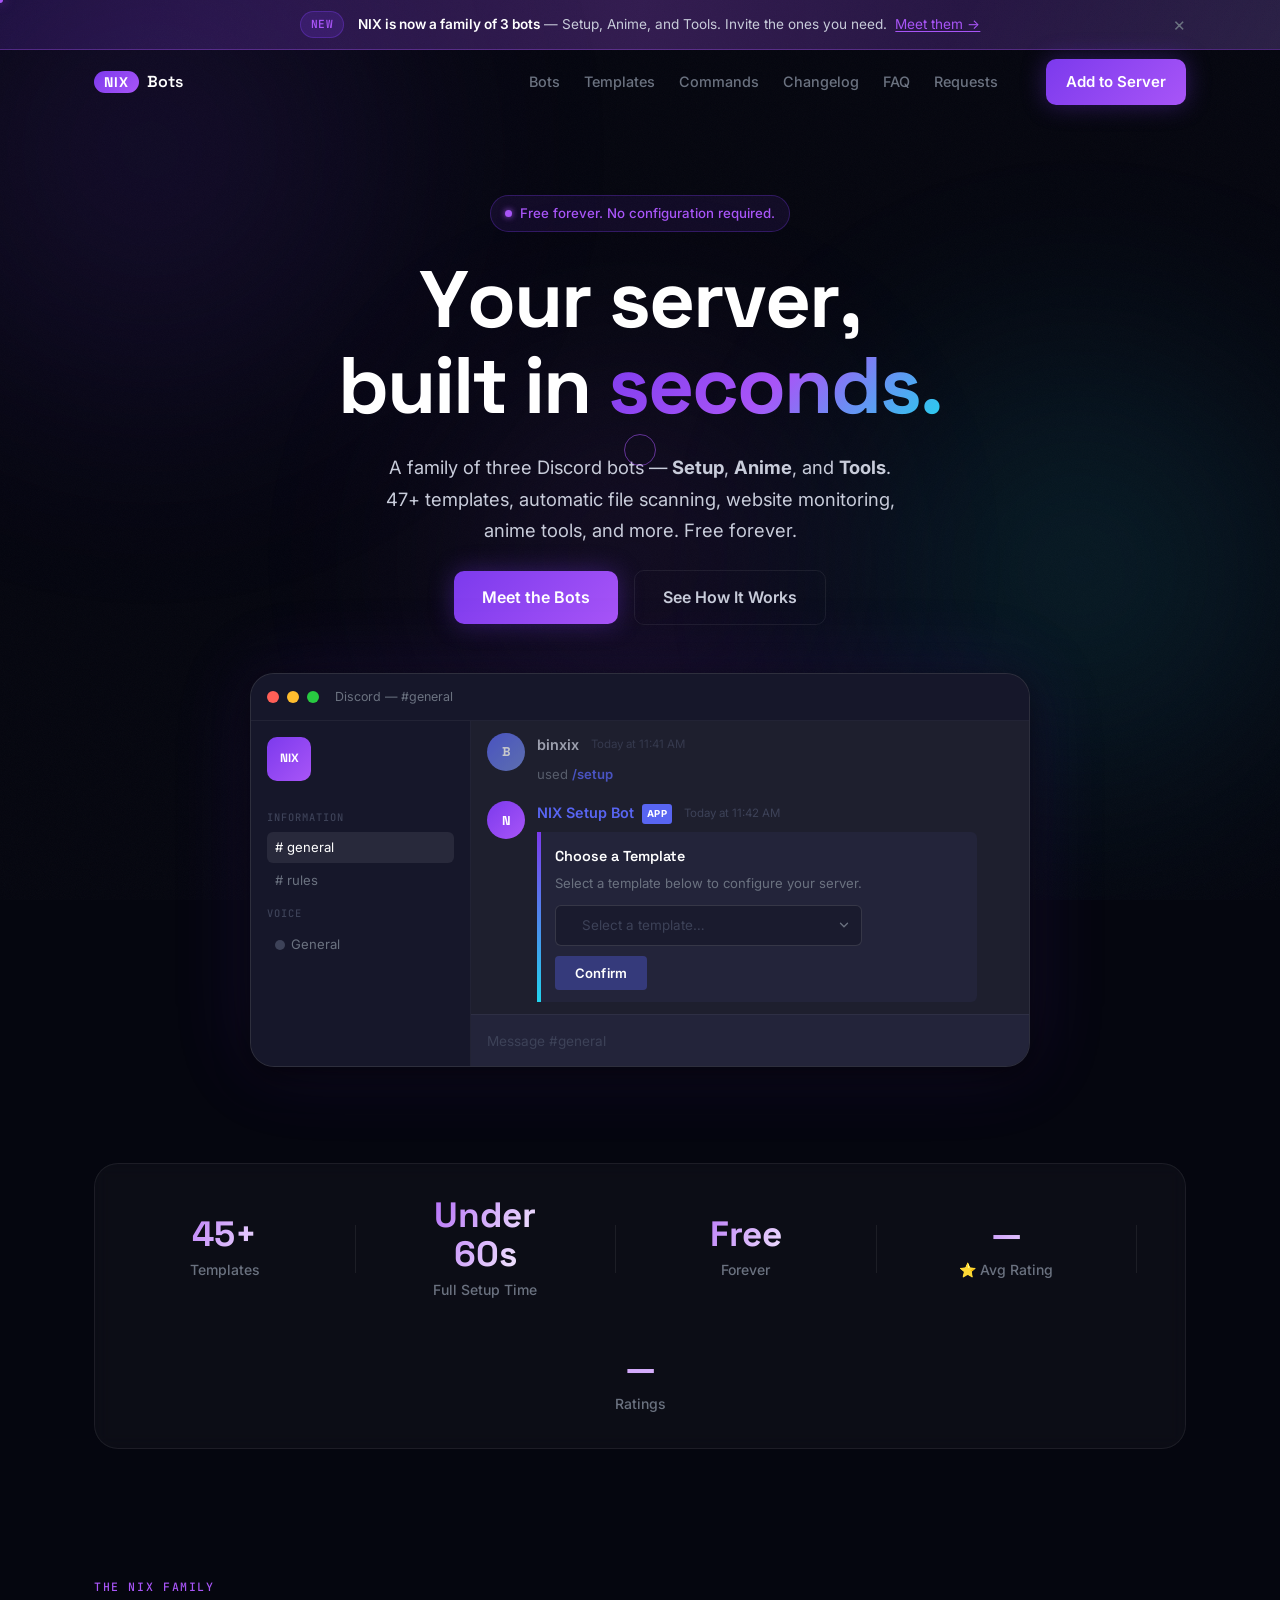
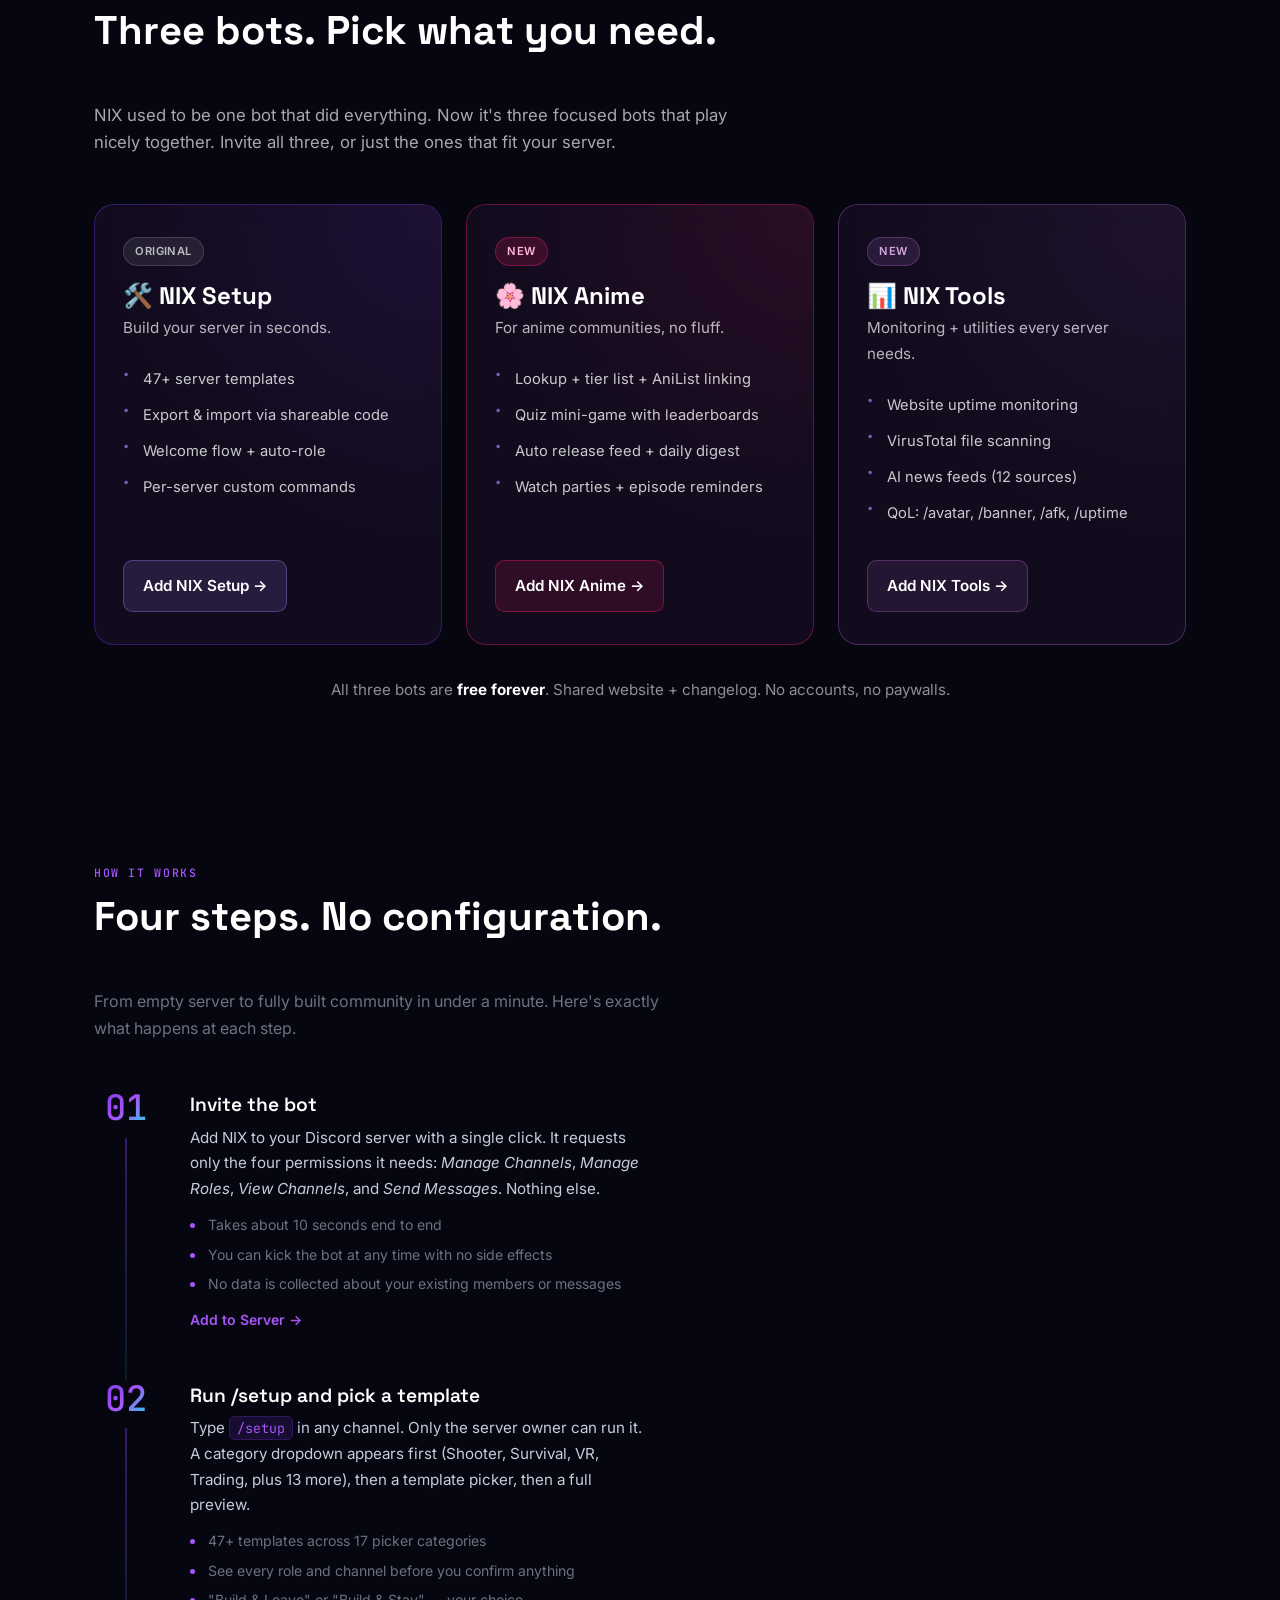
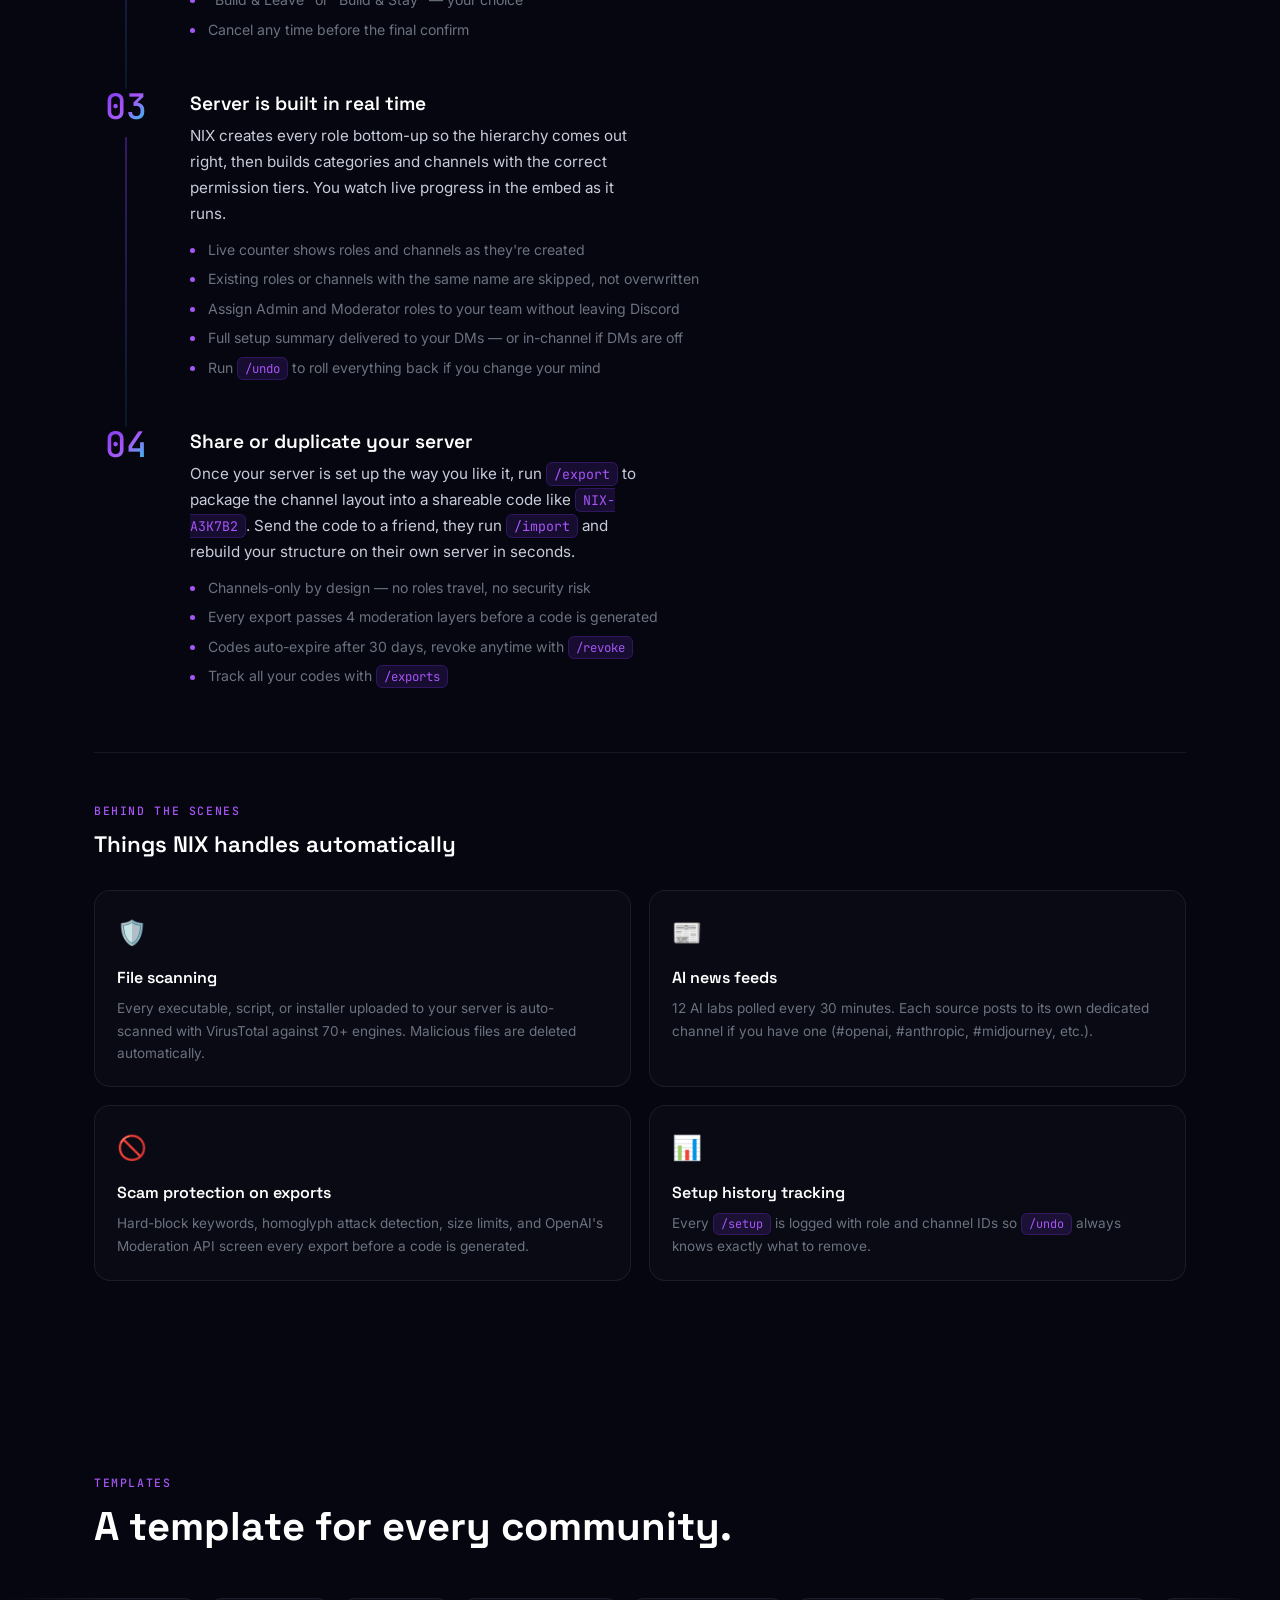
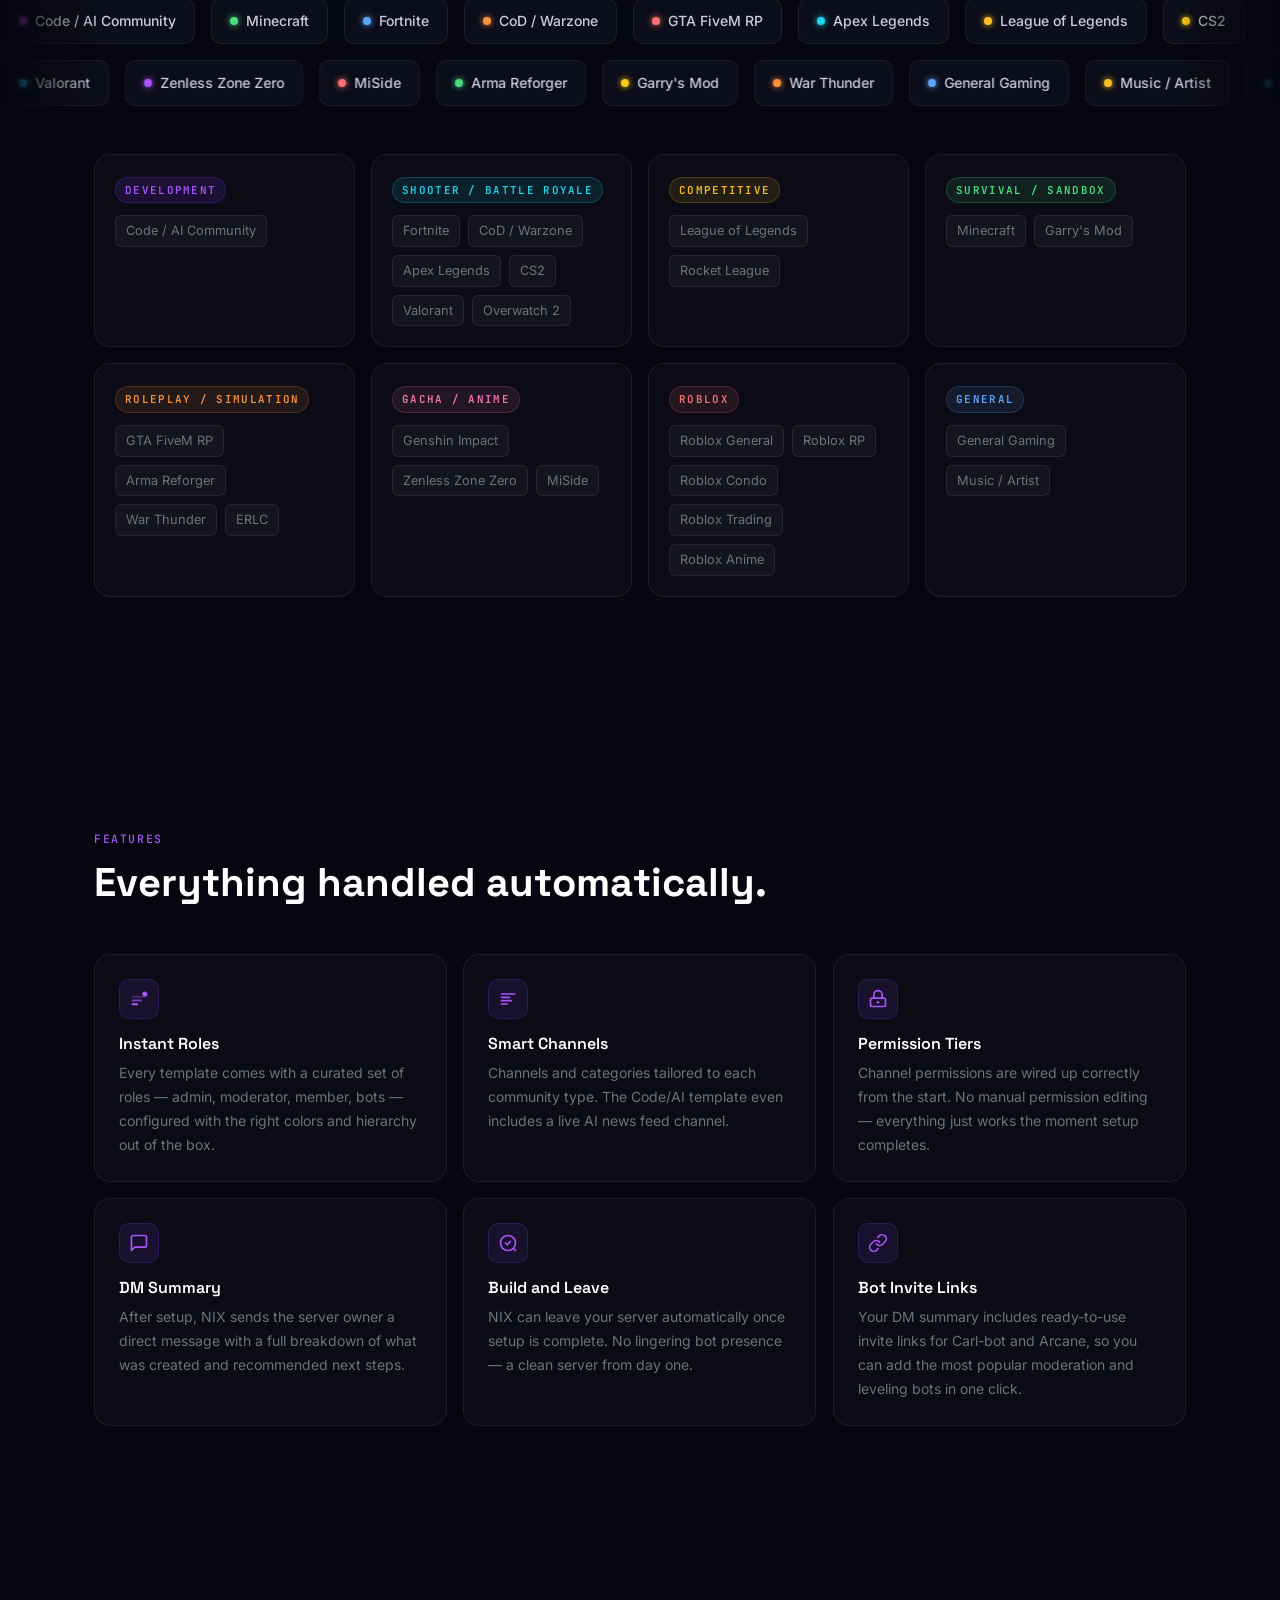
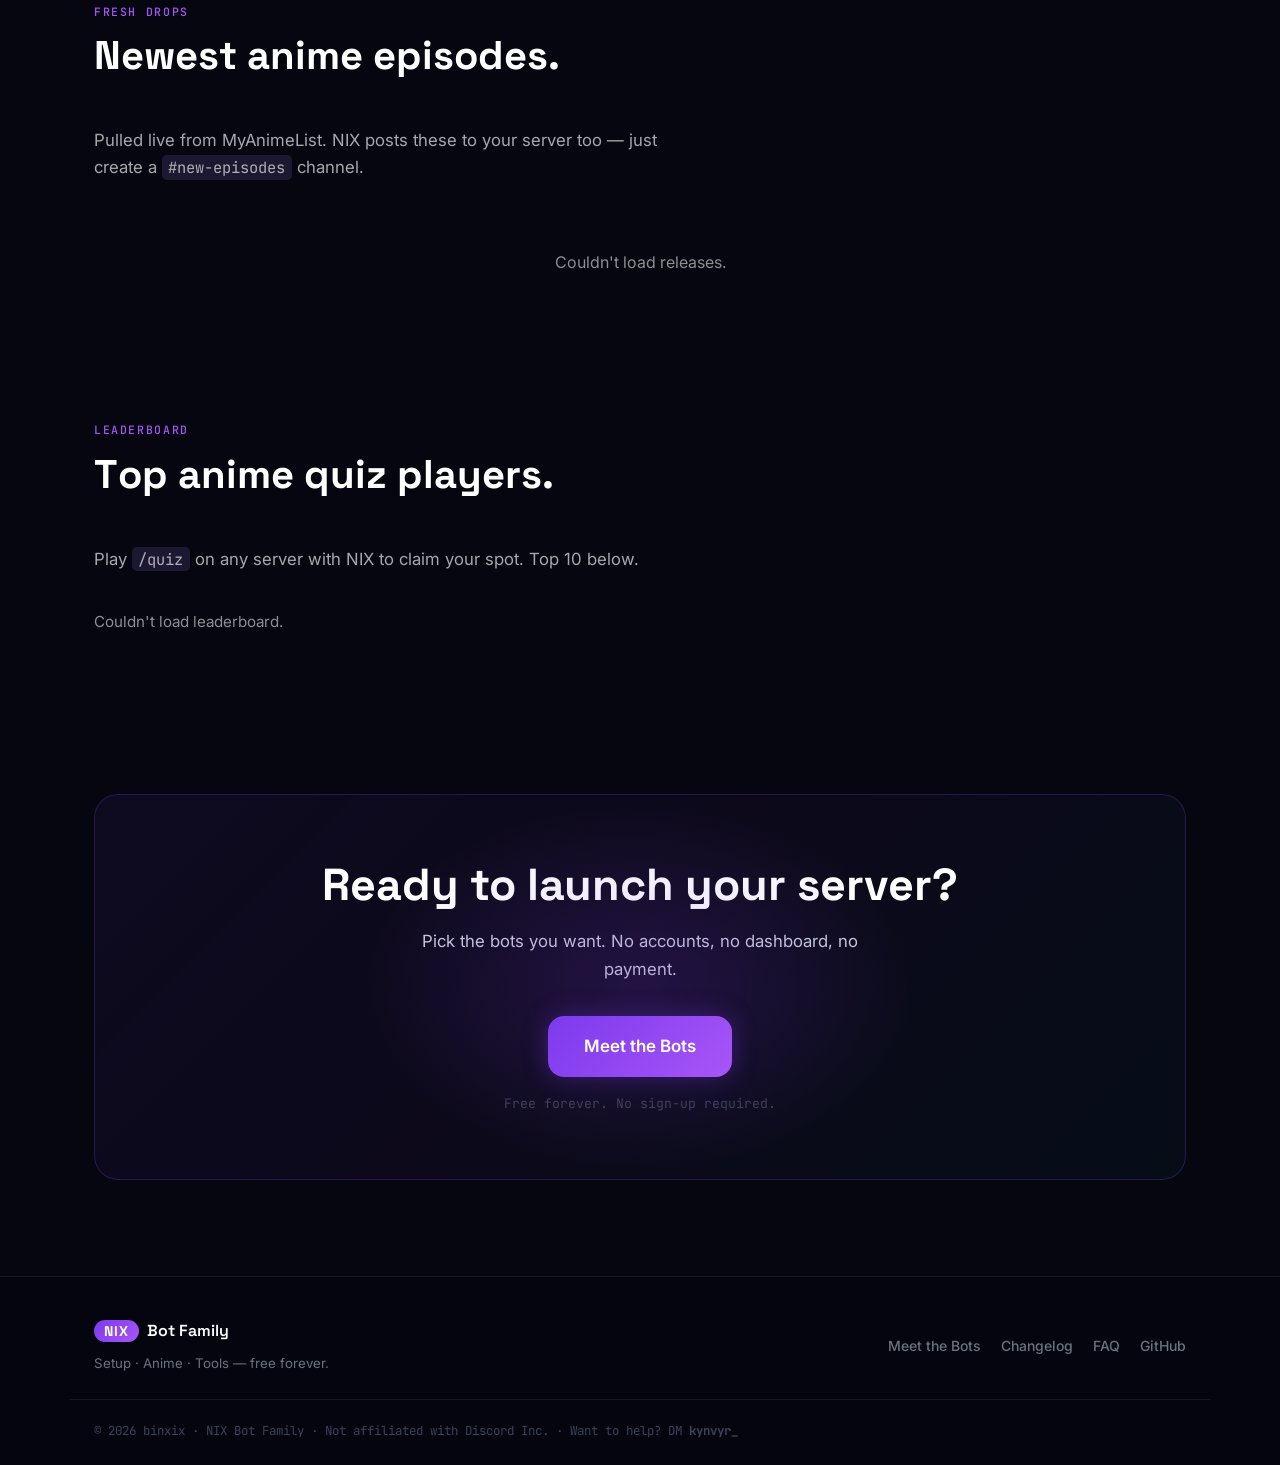
<file: index.html>
<!DOCTYPE html>
<html lang="en">
<head>
  <meta charset="UTF-8" />
  <meta name="viewport" content="width=device-width, initial-scale=1.0" />
  <meta name="view-transition" content="same-origin" />
  <title>NIX Bot Family — Setup, Anime, Tools for Discord</title>
  <meta name="description" content="A family of three free Discord bots by binxix. NIX Setup builds your server from 47+ templates. NIX Anime adds anime commands, quiz, and watch parties. NIX Tools handles website monitoring and file scanning. Free forever." />
  <meta property="og:title" content="NIX Bot Family — Setup, Anime, Tools" />
  <meta property="og:description" content="Three focused Discord bots. 47+ server templates, anime commands, website monitoring, file scanning, and more. Free forever." />
  <meta property="og:type" content="website" />
  <link rel="icon" type="image/svg+xml" href="favicon.svg" />
  <link rel="preconnect" href="https://fonts.googleapis.com" />
  <link rel="preconnect" href="https://fonts.gstatic.com" crossorigin />
  <link href="https://fonts.googleapis.com/css2?family=Space+Grotesk:wght@400;600;700&family=Inter:wght@400;500;600&family=JetBrains+Mono:wght@400;500&display=swap" rel="stylesheet" />
  <link rel="stylesheet" href="style.css" />
</head>
<body>

  <!-- Custom cursor -->
  <div class="cursor-dot"  id="cursorDot"  aria-hidden="true"></div>
  <div class="cursor-ring" id="cursorRing" aria-hidden="true"></div>

  <!-- Announcement banner — dismissible, persists via localStorage -->
  <div class="announcement" id="announcementBanner" data-version="three-bot-family">
    <div class="container announcement__inner">
      <span class="announcement__pill">New</span>
      <span class="announcement__text">
        <strong>NIX is now a family of 3 bots</strong> — Setup, Anime, and Tools. Invite the ones you need. <a href="#bot-family" class="announcement__link">Meet them →</a>
      </span>
      <button class="announcement__close" id="announcementClose" aria-label="Dismiss announcement">×</button>
    </div>
  </div>

  <!-- Scroll progress bar -->
  <div class="scroll-progress" id="scrollProgress"></div>

  <!-- Aurora background blobs -->
  <div class="aurora" aria-hidden="true">
    <div class="aurora__blob aurora__blob--1"></div>
    <div class="aurora__blob aurora__blob--2"></div>
    <div class="aurora__blob aurora__blob--3"></div>
  </div>

  <!-- Noise overlay -->
  <div class="noise" aria-hidden="true"></div>

  <!-- ===================== NAV ===================== -->
  <nav class="nav" id="nav">
    <div class="nav__inner container">
      <a href="#" class="nav__logo" aria-label="NIX Bot Family home">
        <span class="nav__logo-pill">NIX</span>
        <span class="nav__logo-text">Bots</span>
      </a>
      <ul class="nav__links" role="list">
        <li><a href="#bot-family" class="nav__link">Bots</a></li>
        <li><a href="templates.html" class="nav__link">Templates</a></li>
        <li><a href="commands.html" class="nav__link">Commands</a></li>
        <li><a href="changelog.html" class="nav__link">Changelog</a></li>
        <li><a href="faq.html" class="nav__link">FAQ</a></li>
        <li><a href="requests.html" class="nav__link">Requests</a></li>
      </ul>
      <a href="#bot-family" class="btn btn--primary nav__cta">Add to Server</a>
      <button class="nav__hamburger" id="navHamburger" aria-label="Toggle menu" aria-expanded="false">
        <span></span><span></span><span></span>
      </button>
    </div>
    <!-- Mobile menu -->
    <div class="nav__mobile-backdrop" id="navBackdrop" aria-hidden="true"></div>
    <div class="nav__mobile" id="navMobile" aria-hidden="true">
      <a href="#bot-family" class="nav__mobile-link">Bots</a>
      <a href="templates.html" class="nav__mobile-link">Templates</a>
      <a href="commands.html" class="nav__mobile-link">Commands</a>
      <a href="changelog.html" class="nav__mobile-link">Changelog</a>
      <a href="faq.html" class="nav__mobile-link">FAQ</a>
      <a href="requests.html" class="nav__mobile-link">Requests</a>

      <a href="#bot-family" class="btn btn--primary nav__mobile-cta">Add to Server</a>
    </div>
  </nav>

  <main>

    <!-- ===================== HERO ===================== -->
    <section class="hero" id="hero">
      <div class="container hero__inner">
        <div class="hero__badge" data-reveal="up">
          <span class="hero__badge-dot"></span>
          <span>Free forever. No configuration required.</span>
        </div>
        <h1 class="hero__headline" id="heroHeadline">
          Your server,<br />
          built in <span class="text-gradient">seconds.</span>
        </h1>
        <p class="hero__sub" data-reveal="up">
          A family of three Discord bots — <strong>Setup</strong>, <strong>Anime</strong>, and <strong>Tools</strong>.
          47+ templates, automatic file scanning, website monitoring, anime tools, and more.
          Free forever.
        </p>
        <div class="hero__ctas" data-reveal="up">
          <a href="#bot-family" class="btn btn--primary btn--lg">Meet the Bots</a>
          <a href="#how-it-works" class="btn btn--ghost btn--lg">See How It Works</a>
        </div>

        <!-- Discord mockup -->
        <div class="mockup" data-reveal="up" aria-label="Discord command preview">
          <div class="mockup__bar">
            <span class="mockup__dot mockup__dot--red"></span>
            <span class="mockup__dot mockup__dot--yellow"></span>
            <span class="mockup__dot mockup__dot--green"></span>
            <span class="mockup__title">Discord — #general</span>
          </div>
          <div class="mockup__body">
            <div class="mockup__sidebar">
              <div class="mockup__server-icon">NIX</div>
              <div class="mockup__channel-list" id="mockupChannels">
                <div class="mockup__category">INFORMATION</div>
                <div class="mockup__channel mockup__channel--active"># general</div>
                <div class="mockup__channel"># rules</div>
                <div class="mockup__category">VOICE</div>
                <div class="mockup__channel mockup__channel--voice">General</div>
              </div>
            </div>
            <div class="mockup__chat">
              <!-- User /setup command -->
              <div class="mockup__message mockup__message--user">
                <div class="mockup__avatar mockup__avatar--user">B</div>
                <div class="mockup__message-content">
                  <div class="mockup__message-header">
                    <span class="mockup__username">binxix</span>
                    <span class="mockup__timestamp">Today at 11:41 AM</span>
                  </div>
                  <div class="mockup__slash-cmd">used <strong>/setup</strong></div>
                </div>
              </div>
              <!-- Bot response -->
              <div class="mockup__message mockup__message--bot">
                <div class="mockup__avatar mockup__avatar--bot">N</div>
                <div class="mockup__message-content">
                  <div class="mockup__message-header">
                    <span class="mockup__username mockup__username--bot">NIX Setup Bot</span>
                    <span class="mockup__badge-tag">APP</span>
                    <span class="mockup__timestamp">Today at 11:42 AM</span>
                  </div>
                  <div class="mockup__embed">
                    <div class="mockup__embed-bar"></div>
                    <div class="mockup__embed-body">
                      <div class="mockup__embed-title">Choose a Template</div>
                      <div class="mockup__embed-desc">Select a template below to configure your server.</div>
                      <div class="mockup__select" id="mockupSelect">
                        <div class="mockup__select-inner" id="mockupSelectTrigger">
                          <span class="mockup__select-dot" id="mockupSelectedDot" style="background:transparent"></span>
                          <span id="mockupSelectedLabel" style="color:var(--color-text-faint)">Select a template…</span>
                          <svg class="mockup__select-chevron" viewBox="0 0 16 16" fill="none">
                            <path d="M4 6l4 4 4-4" stroke="currentColor" stroke-width="1.5" stroke-linecap="round" stroke-linejoin="round"/>
                          </svg>
                        </div>
                        <div class="mockup__dropdown" id="mockupDropdown"></div>
                      </div>
                      <button class="mockup__confirm-btn" id="mockupConfirmBtn" disabled>Confirm</button>
                    </div>
                  </div>
                </div>
              </div>
              <div class="mockup__input-bar">
                <span class="mockup__input-text">Message #general</span>
              </div>
            </div>
          </div>
        </div>
        <!-- End mockup -->

      </div>
    </section>

    <!-- ===================== STAT STRIP ===================== -->
    <section class="stats" aria-label="Key statistics">
      <div class="container">
        <div class="stats__inner" data-reveal="up">
          <div class="stats__item">
            <div class="stats__number" data-counter="45" data-suffix="+">0</div>
            <div class="stats__label">Templates</div>
          </div>
          <div class="stats__divider" aria-hidden="true"></div>
          <div class="stats__item">
            <div class="stats__number">Under 60s</div>
            <div class="stats__label">Full Setup Time</div>
          </div>
          <div class="stats__divider" aria-hidden="true"></div>
          <div class="stats__item">
            <div class="stats__number">Free</div>
            <div class="stats__label">Forever</div>
          </div>
          <div class="stats__divider" aria-hidden="true"></div>
          <div class="stats__item">
            <div class="stats__number" id="stat-rating">—</div>
            <div class="stats__label">⭐ Avg Rating</div>
          </div>
          <div class="stats__divider" aria-hidden="true"></div>
          <div class="stats__item">
            <div class="stats__number" id="stat-reviews">—</div>
            <div class="stats__label">Ratings</div>
          </div>
        </div>
      </div>
    </section>

    <!-- ===================== BOT FAMILY ===================== -->
    <section class="bot-family" id="bot-family" aria-label="The NIX bot family">
      <div class="container">
        <div class="section-label" data-reveal="up">THE NIX FAMILY</div>
        <h2 class="section-heading" data-reveal="up">Three bots. Pick what you need.</h2>
        <p class="bot-family__sub" data-reveal="up">
          NIX used to be one bot that did everything. Now it's three focused bots that play nicely together.
          Invite all three, or just the ones that fit your server.
        </p>
        <div class="bot-family__grid" data-reveal="up">

          <article class="bot-card bot-card--setup">
            <div class="bot-card__pill">Original</div>
            <h3 class="bot-card__name">🛠️ NIX Setup</h3>
            <p class="bot-card__tag">Build your server in seconds.</p>
            <ul class="bot-card__features">
              <li>47+ server templates</li>
              <li>Export &amp; import via shareable code</li>
              <li>Welcome flow + auto-role</li>
              <li>Per-server custom commands</li>
            </ul>
            <a
              href="https://discord.com/oauth2/authorize?client_id=1477367299706060810&permissions=8&integration_type=0&scope=bot"
              class="bot-card__cta"
              target="_blank"
              rel="noopener noreferrer"
            >Add NIX Setup →</a>
          </article>

          <article class="bot-card bot-card--anime">
            <div class="bot-card__pill">New</div>
            <h3 class="bot-card__name">🌸 NIX Anime</h3>
            <p class="bot-card__tag">For anime communities, no fluff.</p>
            <ul class="bot-card__features">
              <li>Lookup + tier list + AniList linking</li>
              <li>Quiz mini-game with leaderboards</li>
              <li>Auto release feed + daily digest</li>
              <li>Watch parties + episode reminders</li>
            </ul>
            <a
              href="https://discord.com/oauth2/authorize?client_id=1505277689165119771&permissions=320243616784&integration_type=0&scope=bot+applications.commands"
              class="bot-card__cta"
              target="_blank"
              rel="noopener noreferrer"
            >Add NIX Anime →</a>
          </article>

          <article class="bot-card bot-card--tools">
            <div class="bot-card__pill">New</div>
            <h3 class="bot-card__name">📊 NIX Tools</h3>
            <p class="bot-card__tag">Monitoring + utilities every server needs.</p>
            <ul class="bot-card__features">
              <li>Website uptime monitoring</li>
              <li>VirusTotal file scanning</li>
              <li>AI news feeds (12 sources)</li>
              <li>QoL: /avatar, /banner, /afk, /uptime</li>
            </ul>
            <a
              href="https://discord.com/oauth2/authorize?client_id=1505277765035753502&permissions=2147740752&integration_type=0&scope=bot+applications.commands"
              class="bot-card__cta"
              target="_blank"
              rel="noopener noreferrer"
            >Add NIX Tools →</a>
          </article>

        </div>
        <p class="bot-family__note" data-reveal="up">
          All three bots are <strong>free forever</strong>. Shared website + changelog. No accounts, no paywalls.
        </p>
      </div>
    </section>

    <!-- ===================== HOW IT WORKS ===================== -->
    <section class="steps" id="how-it-works">
      <div class="container">
        <div class="section-label" data-reveal="up">HOW IT WORKS</div>
        <h2 class="section-heading" data-reveal="up">Four steps. No configuration.</h2>
        <p class="steps__intro" data-reveal="up">
          From empty server to fully built community in under a minute. Here's exactly what happens at each step.
        </p>

        <div class="steps__list">

          <div class="steps__item" data-reveal="up">
            <div class="steps__left">
              <div class="steps__number">01</div>
              <div class="steps__line" aria-hidden="true"></div>
            </div>
            <div class="steps__content">
              <h3 class="steps__title">Invite the bot</h3>
              <p class="steps__desc">
                Add NIX to your Discord server with a single click. It requests only the four
                permissions it needs: <em>Manage Channels</em>, <em>Manage Roles</em>,
                <em>View Channels</em>, and <em>Send Messages</em>. Nothing else.
              </p>
              <ul class="steps__bullets">
                <li>Takes about 10 seconds end to end</li>
                <li>You can kick the bot at any time with no side effects</li>
                <li>No data is collected about your existing members or messages</li>
              </ul>
              <a
                href="https://nix-setup-bot.vercel.app/add"
                class="steps__link"
              >Add to Server &rarr;</a>
            </div>
          </div>

          <div class="steps__item" data-reveal="up">
            <div class="steps__left">
              <div class="steps__number">02</div>
              <div class="steps__line" aria-hidden="true"></div>
            </div>
            <div class="steps__content">
              <h3 class="steps__title">Run /setup and pick a template</h3>
              <p class="steps__desc">
                Type <code class="code-inline">/setup</code> in any channel. Only the server
                owner can run it. A category dropdown appears first (Shooter, Survival, VR,
                Trading, plus 13 more), then a template picker, then a full preview.
              </p>
              <ul class="steps__bullets">
                <li>47+ templates across 17 picker categories</li>
                <li>See every role and channel before you confirm anything</li>
                <li>"Build &amp; Leave" or "Build &amp; Stay" — your choice</li>
                <li>Cancel any time before the final confirm</li>
              </ul>
            </div>
          </div>

          <div class="steps__item" data-reveal="up">
            <div class="steps__left">
              <div class="steps__number">03</div>
              <div class="steps__line" aria-hidden="true"></div>
            </div>
            <div class="steps__content">
              <h3 class="steps__title">Server is built in real time</h3>
              <p class="steps__desc">
                NIX creates every role bottom-up so the hierarchy comes out right, then builds
                categories and channels with the correct permission tiers. You watch live progress
                in the embed as it runs.
              </p>
              <ul class="steps__bullets">
                <li>Live counter shows roles and channels as they're created</li>
                <li>Existing roles or channels with the same name are skipped, not overwritten</li>
                <li>Assign Admin and Moderator roles to your team without leaving Discord</li>
                <li>Full setup summary delivered to your DMs — or in-channel if DMs are off</li>
                <li>Run <code class="code-inline">/undo</code> to roll everything back if you change your mind</li>
              </ul>
            </div>
          </div>

          <div class="steps__item steps__item--last" data-reveal="up">
            <div class="steps__left">
              <div class="steps__number">04</div>
            </div>
            <div class="steps__content">
              <h3 class="steps__title">Share or duplicate your server</h3>
              <p class="steps__desc">
                Once your server is set up the way you like it, run
                <code class="code-inline">/export</code> to package the channel layout into a
                shareable code like <code class="code-inline">NIX-A3K7B2</code>. Send the code
                to a friend, they run <code class="code-inline">/import</code> and rebuild your
                structure on their own server in seconds.
              </p>
              <ul class="steps__bullets">
                <li>Channels-only by design — no roles travel, no security risk</li>
                <li>Every export passes 4 moderation layers before a code is generated</li>
                <li>Codes auto-expire after 30 days, revoke anytime with <code class="code-inline">/revoke</code></li>
                <li>Track all your codes with <code class="code-inline">/exports</code></li>
              </ul>
            </div>
          </div>

        </div>

        <!-- Behind-the-scenes callouts — extra things NIX does automatically -->
        <div class="behind" data-reveal="up">
          <div class="behind__heading">
            <div class="section-label">BEHIND THE SCENES</div>
            <h3 class="behind__title">Things NIX handles automatically</h3>
          </div>
          <div class="behind__grid">
            <div class="behind__card">
              <div class="behind__icon">🛡️</div>
              <div class="behind__name">File scanning</div>
              <p class="behind__desc">Every executable, script, or installer uploaded to your server is auto-scanned with VirusTotal against 70+ engines. Malicious files are deleted automatically.</p>
            </div>
            <div class="behind__card">
              <div class="behind__icon">📰</div>
              <div class="behind__name">AI news feeds</div>
              <p class="behind__desc">12 AI labs polled every 30 minutes. Each source posts to its own dedicated channel if you have one (#openai, #anthropic, #midjourney, etc.).</p>
            </div>
            <div class="behind__card">
              <div class="behind__icon">🚫</div>
              <div class="behind__name">Scam protection on exports</div>
              <p class="behind__desc">Hard-block keywords, homoglyph attack detection, size limits, and OpenAI's Moderation API screen every export before a code is generated.</p>
            </div>
            <div class="behind__card">
              <div class="behind__icon">📊</div>
              <div class="behind__name">Setup history tracking</div>
              <p class="behind__desc">Every <code class="code-inline">/setup</code> is logged with role and channel IDs so <code class="code-inline">/undo</code> always knows exactly what to remove.</p>
            </div>
          </div>
        </div>
      </div>
    </section>

    <!-- ===================== TEMPLATES ===================== -->
    <section class="templates" id="templates">
      <div class="container">
        <div class="section-label" data-reveal="up">TEMPLATES</div>
        <h2 class="section-heading" data-reveal="up">A template for every community.</h2>
      </div>

      <!-- Marquee Row 1 — left -->
      <div class="marquee" aria-label="Template names" role="list">
        <div class="marquee__track">
          <div class="marquee__card" role="listitem"><span class="marquee__dot marquee__dot--purple"></span>Code / AI Community</div>
          <div class="marquee__card" role="listitem"><span class="marquee__dot marquee__dot--green"></span>Minecraft</div>
          <div class="marquee__card" role="listitem"><span class="marquee__dot marquee__dot--blue"></span>Fortnite</div>
          <div class="marquee__card" role="listitem"><span class="marquee__dot marquee__dot--orange"></span>CoD / Warzone</div>
          <div class="marquee__card" role="listitem"><span class="marquee__dot marquee__dot--red"></span>GTA FiveM RP</div>
          <div class="marquee__card" role="listitem"><span class="marquee__dot marquee__dot--cyan"></span>Apex Legends</div>
          <div class="marquee__card" role="listitem"><span class="marquee__dot marquee__dot--gold"></span>League of Legends</div>
          <div class="marquee__card" role="listitem"><span class="marquee__dot marquee__dot--yellow"></span>CS2</div>
          <div class="marquee__card" role="listitem"><span class="marquee__dot marquee__dot--orange"></span>Overwatch 2</div>
          <div class="marquee__card" role="listitem"><span class="marquee__dot marquee__dot--blue"></span>Rocket League</div>
          <div class="marquee__card" role="listitem"><span class="marquee__dot marquee__dot--purple"></span>Genshin Impact</div>
          <div class="marquee__card" role="listitem"><span class="marquee__dot marquee__dot--red"></span>ERLC</div>
          <div class="marquee__card" role="listitem"><span class="marquee__dot marquee__dot--green"></span>Roblox General</div>
          <!-- duplicate set -->
          <div class="marquee__card" role="listitem"><span class="marquee__dot marquee__dot--purple"></span>Code / AI Community</div>
          <div class="marquee__card" role="listitem"><span class="marquee__dot marquee__dot--green"></span>Minecraft</div>
          <div class="marquee__card" role="listitem"><span class="marquee__dot marquee__dot--blue"></span>Fortnite</div>
          <div class="marquee__card" role="listitem"><span class="marquee__dot marquee__dot--orange"></span>CoD / Warzone</div>
          <div class="marquee__card" role="listitem"><span class="marquee__dot marquee__dot--red"></span>GTA FiveM RP</div>
          <div class="marquee__card" role="listitem"><span class="marquee__dot marquee__dot--cyan"></span>Apex Legends</div>
          <div class="marquee__card" role="listitem"><span class="marquee__dot marquee__dot--gold"></span>League of Legends</div>
          <div class="marquee__card" role="listitem"><span class="marquee__dot marquee__dot--yellow"></span>CS2</div>
          <div class="marquee__card" role="listitem"><span class="marquee__dot marquee__dot--orange"></span>Overwatch 2</div>
          <div class="marquee__card" role="listitem"><span class="marquee__dot marquee__dot--blue"></span>Rocket League</div>
          <div class="marquee__card" role="listitem"><span class="marquee__dot marquee__dot--purple"></span>Genshin Impact</div>
          <div class="marquee__card" role="listitem"><span class="marquee__dot marquee__dot--red"></span>ERLC</div>
          <div class="marquee__card" role="listitem"><span class="marquee__dot marquee__dot--green"></span>Roblox General</div>
        </div>
      </div>

      <!-- Marquee Row 2 — right -->
      <div class="marquee marquee--reverse" aria-label="More template names" role="list">
        <div class="marquee__track marquee__track--reverse">
          <div class="marquee__card" role="listitem"><span class="marquee__dot marquee__dot--cyan"></span>Valorant</div>
          <div class="marquee__card" role="listitem"><span class="marquee__dot marquee__dot--purple"></span>Zenless Zone Zero</div>
          <div class="marquee__card" role="listitem"><span class="marquee__dot marquee__dot--red"></span>MiSide</div>
          <div class="marquee__card" role="listitem"><span class="marquee__dot marquee__dot--green"></span>Arma Reforger</div>
          <div class="marquee__card" role="listitem"><span class="marquee__dot marquee__dot--yellow"></span>Garry's Mod</div>
          <div class="marquee__card" role="listitem"><span class="marquee__dot marquee__dot--orange"></span>War Thunder</div>
          <div class="marquee__card" role="listitem"><span class="marquee__dot marquee__dot--blue"></span>General Gaming</div>
          <div class="marquee__card" role="listitem"><span class="marquee__dot marquee__dot--gold"></span>Music / Artist</div>
          <div class="marquee__card" role="listitem"><span class="marquee__dot marquee__dot--cyan"></span>Roblox RP</div>
          <div class="marquee__card" role="listitem"><span class="marquee__dot marquee__dot--purple"></span>Roblox Condo</div>
          <div class="marquee__card" role="listitem"><span class="marquee__dot marquee__dot--red"></span>Roblox Trading</div>
          <div class="marquee__card" role="listitem"><span class="marquee__dot marquee__dot--green"></span>Roblox Anime</div>
          <!-- duplicate set -->
          <div class="marquee__card" role="listitem"><span class="marquee__dot marquee__dot--cyan"></span>Valorant</div>
          <div class="marquee__card" role="listitem"><span class="marquee__dot marquee__dot--purple"></span>Zenless Zone Zero</div>
          <div class="marquee__card" role="listitem"><span class="marquee__dot marquee__dot--red"></span>MiSide</div>
          <div class="marquee__card" role="listitem"><span class="marquee__dot marquee__dot--green"></span>Arma Reforger</div>
          <div class="marquee__card" role="listitem"><span class="marquee__dot marquee__dot--yellow"></span>Garry's Mod</div>
          <div class="marquee__card" role="listitem"><span class="marquee__dot marquee__dot--orange"></span>War Thunder</div>
          <div class="marquee__card" role="listitem"><span class="marquee__dot marquee__dot--blue"></span>General Gaming</div>
          <div class="marquee__card" role="listitem"><span class="marquee__dot marquee__dot--gold"></span>Music / Artist</div>
          <div class="marquee__card" role="listitem"><span class="marquee__dot marquee__dot--cyan"></span>Roblox RP</div>
          <div class="marquee__card" role="listitem"><span class="marquee__dot marquee__dot--purple"></span>Roblox Condo</div>
          <div class="marquee__card" role="listitem"><span class="marquee__dot marquee__dot--red"></span>Roblox Trading</div>
          <div class="marquee__card" role="listitem"><span class="marquee__dot marquee__dot--green"></span>Roblox Anime</div>
        </div>
      </div>

      <!-- Template category grid -->
      <div class="container tmpl-grid-wrap">
        <div class="tmpl-grid" data-reveal="up">

          <div class="tmpl-category">
            <div class="tmpl-category__label tmpl-category__label--purple">Development</div>
            <div class="tmpl-category__list">
              <span class="tmpl-chip">Code / AI Community</span>
            </div>
          </div>

          <div class="tmpl-category">
            <div class="tmpl-category__label tmpl-category__label--cyan">Shooter / Battle Royale</div>
            <div class="tmpl-category__list">
              <span class="tmpl-chip">Fortnite</span>
              <span class="tmpl-chip">CoD / Warzone</span>
              <span class="tmpl-chip">Apex Legends</span>
              <span class="tmpl-chip">CS2</span>
              <span class="tmpl-chip">Valorant</span>
              <span class="tmpl-chip">Overwatch 2</span>
            </div>
          </div>

          <div class="tmpl-category">
            <div class="tmpl-category__label tmpl-category__label--gold">Competitive</div>
            <div class="tmpl-category__list">
              <span class="tmpl-chip">League of Legends</span>
              <span class="tmpl-chip">Rocket League</span>
            </div>
          </div>

          <div class="tmpl-category">
            <div class="tmpl-category__label tmpl-category__label--green">Survival / Sandbox</div>
            <div class="tmpl-category__list">
              <span class="tmpl-chip">Minecraft</span>
              <span class="tmpl-chip">Garry's Mod</span>
            </div>
          </div>

          <div class="tmpl-category">
            <div class="tmpl-category__label tmpl-category__label--orange">Roleplay / Simulation</div>
            <div class="tmpl-category__list">
              <span class="tmpl-chip">GTA FiveM RP</span>
              <span class="tmpl-chip">Arma Reforger</span>
              <span class="tmpl-chip">War Thunder</span>
              <span class="tmpl-chip">ERLC</span>
            </div>
          </div>

          <div class="tmpl-category">
            <div class="tmpl-category__label tmpl-category__label--pink">Gacha / Anime</div>
            <div class="tmpl-category__list">
              <span class="tmpl-chip">Genshin Impact</span>
              <span class="tmpl-chip">Zenless Zone Zero</span>
              <span class="tmpl-chip">MiSide</span>
            </div>
          </div>

          <div class="tmpl-category">
            <div class="tmpl-category__label tmpl-category__label--red">Roblox</div>
            <div class="tmpl-category__list">
              <span class="tmpl-chip">Roblox General</span>
              <span class="tmpl-chip">Roblox RP</span>
              <span class="tmpl-chip">Roblox Condo</span>
              <span class="tmpl-chip">Roblox Trading</span>
              <span class="tmpl-chip">Roblox Anime</span>
            </div>
          </div>

          <div class="tmpl-category">
            <div class="tmpl-category__label tmpl-category__label--blue">General</div>
            <div class="tmpl-category__list">
              <span class="tmpl-chip">General Gaming</span>
              <span class="tmpl-chip">Music / Artist</span>
            </div>
          </div>

        </div>
      </div>

    </section>

    <!-- ===================== FEATURES ===================== -->
    <section class="features" id="features">
      <div class="container">
        <div class="section-label" data-reveal="up">FEATURES</div>
        <h2 class="section-heading" data-reveal="up">Everything handled automatically.</h2>
        <div class="features__grid">

          <div class="feature-card" data-reveal="up">
            <div class="feature-card__icon" aria-hidden="true">
              <svg viewBox="0 0 24 24" fill="none" xmlns="http://www.w3.org/2000/svg">
                <rect x="3" y="8" width="18" height="2.5" rx="1.25" fill="currentColor" opacity="0.3"/>
                <rect x="3" y="12.5" width="13" height="2.5" rx="1.25" fill="currentColor" opacity="0.6"/>
                <rect x="3" y="17" width="8" height="2.5" rx="1.25" fill="currentColor"/>
                <circle cx="19" cy="6" r="3" fill="currentColor"/>
              </svg>
            </div>
            <h3 class="feature-card__title">Instant Roles</h3>
            <p class="feature-card__desc">
              Every template comes with a curated set of roles — admin, moderator, member, bots —
              configured with the right colors and hierarchy out of the box.
            </p>
          </div>

          <div class="feature-card" data-reveal="up">
            <div class="feature-card__icon" aria-hidden="true">
              <svg viewBox="0 0 24 24" fill="none" xmlns="http://www.w3.org/2000/svg">
                <path d="M4 6h16M4 10h10M4 14h12M4 18h7" stroke="currentColor" stroke-width="2" stroke-linecap="round"/>
              </svg>
            </div>
            <h3 class="feature-card__title">Smart Channels</h3>
            <p class="feature-card__desc">
              Channels and categories tailored to each community type. The Code/AI template even
              includes a live AI news feed channel.
            </p>
          </div>

          <div class="feature-card" data-reveal="up">
            <div class="feature-card__icon" aria-hidden="true">
              <svg viewBox="0 0 24 24" fill="none" xmlns="http://www.w3.org/2000/svg">
                <rect x="3" y="11" width="18" height="10" rx="2" stroke="currentColor" stroke-width="2"/>
                <path d="M7 11V7a5 5 0 0110 0v4" stroke="currentColor" stroke-width="2" stroke-linecap="round"/>
                <circle cx="12" cy="16" r="1.5" fill="currentColor"/>
              </svg>
            </div>
            <h3 class="feature-card__title">Permission Tiers</h3>
            <p class="feature-card__desc">
              Channel permissions are wired up correctly from the start. No manual permission
              editing — everything just works the moment setup completes.
            </p>
          </div>

          <div class="feature-card" data-reveal="up">
            <div class="feature-card__icon" aria-hidden="true">
              <svg viewBox="0 0 24 24" fill="none" xmlns="http://www.w3.org/2000/svg">
                <path d="M21 15a2 2 0 01-2 2H7l-4 4V5a2 2 0 012-2h14a2 2 0 012 2z" stroke="currentColor" stroke-width="2" stroke-linecap="round" stroke-linejoin="round"/>
              </svg>
            </div>
            <h3 class="feature-card__title">DM Summary</h3>
            <p class="feature-card__desc">
              After setup, NIX sends the server owner a direct message with a full breakdown
              of what was created and recommended next steps.
            </p>
          </div>

          <div class="feature-card" data-reveal="up">
            <div class="feature-card__icon" aria-hidden="true">
              <svg viewBox="0 0 24 24" fill="none" xmlns="http://www.w3.org/2000/svg">
                <path d="M9 12l2 2 4-4" stroke="currentColor" stroke-width="2" stroke-linecap="round" stroke-linejoin="round"/>
                <path d="M12 3C7.03 3 3 7.03 3 12s4.03 9 9 9 9-4.03 9-9-4.03-9-9-9z" stroke="currentColor" stroke-width="2"/>
                <path d="M19 19l2 2" stroke="currentColor" stroke-width="2" stroke-linecap="round"/>
              </svg>
            </div>
            <h3 class="feature-card__title">Build and Leave</h3>
            <p class="feature-card__desc">
              NIX can leave your server automatically once setup is complete. No lingering
              bot presence — a clean server from day one.
            </p>
          </div>

          <div class="feature-card" data-reveal="up">
            <div class="feature-card__icon" aria-hidden="true">
              <svg viewBox="0 0 24 24" fill="none" xmlns="http://www.w3.org/2000/svg">
                <path d="M10 13a5 5 0 007.54.54l3-3a5 5 0 00-7.07-7.07l-1.72 1.71" stroke="currentColor" stroke-width="2" stroke-linecap="round" stroke-linejoin="round"/>
                <path d="M14 11a5 5 0 00-7.54-.54l-3 3a5 5 0 007.07 7.07l1.71-1.71" stroke="currentColor" stroke-width="2" stroke-linecap="round" stroke-linejoin="round"/>
              </svg>
            </div>
            <h3 class="feature-card__title">Bot Invite Links</h3>
            <p class="feature-card__desc">
              Your DM summary includes ready-to-use invite links for Carl-bot and Arcane,
              so you can add the most popular moderation and leveling bots in one click.
            </p>
          </div>

        </div>
      </div>
    </section>

    <!-- ===================== ANIME RELEASE TICKER ===================== -->
    <section class="release-ticker" id="release-ticker" aria-label="Latest anime episode releases">
      <div class="container">
        <div class="section-label" data-reveal="up">FRESH DROPS</div>
        <h2 class="section-heading" data-reveal="up">Newest anime episodes.</h2>
        <p class="release-ticker__sub" data-reveal="up">
          Pulled live from MyAnimeList. NIX posts these to your server too — just create a <code>#new-episodes</code> channel.
        </p>
        <div class="release-ticker__grid" id="releaseTickerGrid" data-reveal="up">
          <div class="release-ticker__card release-ticker__card--skeleton"></div>
          <div class="release-ticker__card release-ticker__card--skeleton"></div>
          <div class="release-ticker__card release-ticker__card--skeleton"></div>
          <div class="release-ticker__card release-ticker__card--skeleton"></div>
        </div>
      </div>
    </section>

    <!-- ===================== QUIZ LEADERBOARD ===================== -->
    <section class="quiz-board" id="quiz-board" aria-label="Anime quiz leaderboard">
      <div class="container">
        <div class="section-label" data-reveal="up">LEADERBOARD</div>
        <h2 class="section-heading" data-reveal="up">Top anime quiz players.</h2>
        <p class="quiz-board__sub" data-reveal="up">
          Play <code>/quiz</code> on any server with NIX to claim your spot. Top 10 below.
        </p>
        <div class="quiz-board__list" id="quizBoardList" data-reveal="up">
          <p class="quiz-board__empty">Loading leaderboard…</p>
        </div>
      </div>
    </section>

    <!-- ===================== CTA ===================== -->
    <section class="cta-section">
      <div class="container">
        <div class="cta-section__inner" data-reveal="up">
          <div class="cta-section__glow" aria-hidden="true"></div>
          <h2 class="cta-section__heading">Ready to launch your server?</h2>
          <p class="cta-section__sub">
            Pick the bots you want. No accounts, no dashboard, no payment.
          </p>
          <a href="#bot-family" class="btn btn--primary btn--xl">Meet the Bots</a>
          <p class="cta-section__note">Free forever. No sign-up required.</p>
        </div>
      </div>
    </section>

  </main>

  <!-- ===================== FOOTER ===================== -->
  <footer class="footer">
    <div class="container footer__inner">
      <div class="footer__left">
        <a href="#" class="footer__logo" aria-label="NIX Bot Family home">
          <span class="nav__logo-pill">NIX</span>
          <span class="nav__logo-text">Bot Family</span>
        </a>
        <p class="footer__tagline">Setup · Anime · Tools — free forever.</p>
      </div>
      <nav class="footer__links" aria-label="Footer navigation">
        <a href="#bot-family" class="footer__link">Meet the Bots</a>
        <a href="changelog.html" class="footer__link">Changelog</a>
        <a href="faq.html" class="footer__link">FAQ</a>
        <a href="https://github.com/binx-ux/nix-bot" class="footer__link" target="_blank" rel="noopener noreferrer">GitHub</a>
      </nav>
    </div>
    <div class="container footer__bottom">
      <p class="footer__copy">
        &copy; 2026 binxix &middot; NIX Bot Family &middot; Not affiliated with Discord Inc.
        &middot; Want to help? DM <strong>kynvyr_</strong>
      </p>
    </div>
  </footer>

  <script>
    // ── Announcement banner — countdown + dismiss persistence ──────────
    (function announcement() {
      const banner = document.getElementById('announcementBanner');
      if (!banner) return;
      const version = banner.dataset.version || 'v1';
      const storageKey = `nix-announce-dismissed-${version}`;

      // Hide if user already dismissed this announcement version
      if (localStorage.getItem(storageKey) === 'yes') {
        banner.classList.add('is-dismissed');
        return;
      }

      // Live countdown — only runs if banner has a data-eta and an eta element
      const etaEl = document.getElementById('announcementEta');
      if (banner.dataset.eta && etaEl) {
        const eta = new Date(banner.dataset.eta);
        function tick() {
          const ms = eta - new Date();
          if (ms <= 0) { etaEl.textContent = 'now'; return; }
          const days  = Math.floor(ms / 86400000);
          const hours = Math.floor((ms % 86400000) / 3600000);
          const mins  = Math.floor((ms % 3600000) / 60000);
          if (days > 0)       etaEl.textContent = `${days}d ${hours}h`;
          else if (hours > 0) etaEl.textContent = `${hours}h ${mins}m`;
          else                etaEl.textContent = `${mins}m`;
        }
        tick();
        setInterval(tick, 60000);
      }

      document.getElementById('announcementClose').addEventListener('click', () => {
        banner.classList.add('is-dismissed');
        localStorage.setItem(storageKey, 'yes');
      });
    })();

    // Scroll progress bar
    const progressBar = document.getElementById('scrollProgress');
    window.addEventListener('scroll', () => {
      const scrollTop = window.scrollY;
      const docHeight = document.documentElement.scrollHeight - window.innerHeight;
      const pct = docHeight > 0 ? (scrollTop / docHeight) * 100 : 0;
      progressBar.style.width = pct + '%';
    }, { passive: true });

    // Nav sticky shadow
    const nav = document.getElementById('nav');
    window.addEventListener('scroll', () => {
      nav.classList.toggle('nav--scrolled', window.scrollY > 40);
    }, { passive: true });

    // Hamburger menu
    const hamburger  = document.getElementById('navHamburger');
    const mobileMenu = document.getElementById('navMobile');
    const backdrop   = document.getElementById('navBackdrop');

    function setMenu(open) {
      hamburger.setAttribute('aria-expanded', String(open));
      mobileMenu.setAttribute('aria-hidden', String(!open));
      hamburger.classList.toggle('is-open', open);
      mobileMenu.classList.toggle('is-open', open);
      if (backdrop) backdrop.classList.toggle('is-visible', open);
      document.body.style.overflow = open ? 'hidden' : '';
    }
    hamburger.addEventListener('click', () => {
      setMenu(hamburger.getAttribute('aria-expanded') !== 'true');
    });
    if (backdrop) backdrop.addEventListener('click', () => setMenu(false));
    mobileMenu.querySelectorAll('a').forEach(a => a.addEventListener('click', () => setMenu(false)));
    // Close on escape
    document.addEventListener('keydown', (e) => {
      if (e.key === 'Escape' && hamburger.getAttribute('aria-expanded') === 'true') setMenu(false);
    });

    // Intersection observer scroll reveals
    const revealEls = document.querySelectorAll('[data-reveal]');
    const observer = new IntersectionObserver((entries) => {
      entries.forEach(entry => {
        if (entry.isIntersecting) {
          entry.target.classList.add('is-visible');
          observer.unobserve(entry.target);
        }
      });
    }, { threshold: 0.12, rootMargin: '0px 0px -40px 0px' });
    revealEls.forEach(el => observer.observe(el));

    // Stagger feature cards
    document.querySelectorAll('.features__grid .feature-card').forEach((card, i) => {
      card.style.transitionDelay = (i * 80) + 'ms';
    });

    // Stagger step items
    document.querySelectorAll('.steps__item').forEach((step, i) => {
      step.style.transitionDelay = (i * 100) + 'ms';
    });

    // Pause marquee on hover
    document.querySelectorAll('.marquee').forEach(m => {
      m.addEventListener('mouseenter', () => {
        m.querySelectorAll('.marquee__track').forEach(t => t.style.animationPlayState = 'paused');
      });
      m.addEventListener('mouseleave', () => {
        m.querySelectorAll('.marquee__track').forEach(t => t.style.animationPlayState = 'running');
      });
    });

    // ── Interactive mockup dropdown ───────────────────────────────────────
    const MOCKUP_TEMPLATES = [
      { name: 'Code / AI Community', color: '#a78bfa', cats: [
        { label: 'INFORMATION', ch: ['general','rules','announcements'] },
        { label: 'DEVELOPMENT', ch: ['projects','help','ai-news'] }
      ]},
      { name: 'Minecraft', color: '#4ade80', cats: [
        { label: 'INFORMATION', ch: ['general','rules'] },
        { label: 'GAMEPLAY', ch: ['survival','builds','@SMP Voice'] }
      ]},
      { name: 'Fortnite', color: '#60a5fa', cats: [
        { label: 'INFORMATION', ch: ['general','rules'] },
        { label: 'GAMEPLAY', ch: ['loadouts','clips','@Lobby'] }
      ]},
      { name: 'CoD / Warzone', color: '#fb923c', cats: [
        { label: 'INFORMATION', ch: ['general','rules'] },
        { label: 'GAMEPLAY', ch: ['loadouts','clips','@Warzone'] }
      ]},
      { name: 'GTA FiveM RP', color: '#f87171', cats: [
        { label: 'INFORMATION', ch: ['general','rules'] },
        { label: 'ROLEPLAY', ch: ['lore','characters','events'] }
      ]},
      { name: 'Apex Legends', color: '#22d3ee', cats: [
        { label: 'INFORMATION', ch: ['general','rules'] },
        { label: 'RANKED', ch: ['ranked','legends','@Drop Zone'] }
      ]},
      { name: 'League of Legends', color: '#eab308', cats: [
        { label: 'INFORMATION', ch: ['general','rules'] },
        { label: 'GAMEPLAY', ch: ['ranked','champions','@Lobby'] }
      ]},
      { name: 'CS2', color: '#fde047', cats: [
        { label: 'INFORMATION', ch: ['general','rules'] },
        { label: 'GAMEPLAY', ch: ['strategies','clips','@Match'] }
      ]},
      { name: 'Overwatch 2', color: '#fb923c', cats: [
        { label: 'INFORMATION', ch: ['general','rules'] },
        { label: 'GAMEPLAY', ch: ['heroes','comp','@Team Voice'] }
      ]},
      { name: 'Rocket League', color: '#60a5fa', cats: [
        { label: 'INFORMATION', ch: ['general','rules'] },
        { label: 'GAMEPLAY', ch: ['trading','replays','@Freeplay'] }
      ]},
      { name: 'Genshin Impact', color: '#a78bfa', cats: [
        { label: 'INFORMATION', ch: ['general','rules'] },
        { label: 'GAMEPLAY', ch: ['characters','builds','events'] }
      ]},
      { name: 'ERLC', color: '#f87171', cats: [
        { label: 'INFORMATION', ch: ['general','rules'] },
        { label: 'ROLEPLAY', ch: ['patrol','dispatch','@Command'] }
      ]},
      { name: 'Roblox General', color: '#4ade80', cats: [
        { label: 'INFORMATION', ch: ['general','rules'] },
        { label: 'ROBLOX', ch: ['games','trading','@Play Together'] }
      ]},
      { name: 'Valorant', color: '#22d3ee', cats: [
        { label: 'INFORMATION', ch: ['general','rules'] },
        { label: 'RANKED', ch: ['agents','clips','@Team Voice'] }
      ]},
      { name: 'Zenless Zone Zero', color: '#a78bfa', cats: [
        { label: 'INFORMATION', ch: ['general','rules'] },
        { label: 'GAMEPLAY', ch: ['characters','hollow','builds'] }
      ]},
      { name: 'MiSide', color: '#f87171', cats: [
        { label: 'INFORMATION', ch: ['general','rules'] },
        { label: 'COMMUNITY', ch: ['fan-art','theories','mods'] }
      ]},
      { name: 'Arma Reforger', color: '#4ade80', cats: [
        { label: 'INFORMATION', ch: ['general','rules'] },
        { label: 'OPERATIONS', ch: ['briefing','after-action','@Command'] }
      ]},
      { name: "Garry's Mod", color: '#fde047', cats: [
        { label: 'INFORMATION', ch: ['general','rules'] },
        { label: 'GAMEPLAY', ch: ['addons','servers','@DarkRP'] }
      ]},
      { name: 'War Thunder', color: '#fb923c', cats: [
        { label: 'INFORMATION', ch: ['general','rules'] },
        { label: 'GAMEPLAY', ch: ['lineups','tactics','@Squad'] }
      ]},
      { name: 'General Gaming', color: '#60a5fa', cats: [
        { label: 'INFORMATION', ch: ['general','rules'] },
        { label: 'GAMES', ch: ['recommendations','clips','@Gaming'] }
      ]},
      { name: 'Music / Artist', color: '#eab308', cats: [
        { label: 'INFORMATION', ch: ['general','rules'] },
        { label: 'MUSIC', ch: ['releases','production','@Listening'] }
      ]},
      { name: 'Roblox RP', color: '#22d3ee', cats: [
        { label: 'INFORMATION', ch: ['general','rules'] },
        { label: 'ROLEPLAY', ch: ['lore','characters','events'] }
      ]},
      { name: 'Roblox Condo', color: '#a78bfa', cats: [
        { label: 'INFORMATION', ch: ['general','rules'] },
        { label: 'CONDO', ch: ['invites','chat','@Hangout'] }
      ]},
      { name: 'Roblox Trading', color: '#f87171', cats: [
        { label: 'INFORMATION', ch: ['general','rules'] },
        { label: 'TRADING', ch: ['offers','values','middleman'] }
      ]},
      { name: 'Roblox Anime', color: '#4ade80', cats: [
        { label: 'INFORMATION', ch: ['general','rules'] },
        { label: 'ANIME', ch: ['characters','builds','@Co-op'] }
      ]},
    ];

    const mockupSelect    = document.getElementById('mockupSelect');
    const mockupTrigger   = document.getElementById('mockupSelectTrigger');
    const mockupDropdown  = document.getElementById('mockupDropdown');
    const mockupSelLabel  = document.getElementById('mockupSelectedLabel');
    const mockupSelDot    = document.getElementById('mockupSelectedDot');
    const mockupConfirm   = document.getElementById('mockupConfirmBtn');
    const mockupChannels  = document.getElementById('mockupChannels');
    let mockupActive = -1;

    // Populate dropdown
    MOCKUP_TEMPLATES.forEach((t, i) => {
      const item = document.createElement('div');
      item.className = 'mockup__dropdown-item';
      item.innerHTML =
        `<span class="mockup__select-dot" style="background:${t.color};flex-shrink:0"></span>` +
        `<span>${t.name}</span>` +
        `<span class="mockup__check">&#10003;</span>`;
      item.addEventListener('click', () => pickTemplate(i));
      mockupDropdown.appendChild(item);
    });

    function pickTemplate(idx) {
      const t = MOCKUP_TEMPLATES[idx];
      mockupActive = idx;

      // Update trigger display
      mockupSelLabel.textContent = t.name;
      mockupSelLabel.style.color = '';
      mockupSelDot.style.background = t.color;

      // Update active state in list
      mockupDropdown.querySelectorAll('.mockup__dropdown-item').forEach((el, i) => {
        el.classList.toggle('mockup__dropdown-item--active', i === idx);
      });

      // Close dropdown
      mockupSelect.classList.remove('mockup__select--open');

      // Enable confirm
      mockupConfirm.disabled = false;

      // Fade sidebar channels in with staggered "typing" effect
      mockupChannels.classList.add('is-fading');
      setTimeout(() => {
        let html = '';
        t.cats.forEach((cat, ci) => {
          html += `<div class="mockup__category">${cat.label}</div>`;
          cat.ch.forEach((ch, chi) => {
            const isVoice = ch.startsWith('@');
            const label   = isVoice ? ch.slice(1) : `# ${ch}`;
            const active  = ci === 0 && chi === 0 ? ' mockup__channel--active' : '';
            const voice   = isVoice ? ' mockup__channel--voice' : '';
            html += `<div class="mockup__channel${active}${voice}">${label}</div>`;
          });
        });
        mockupChannels.innerHTML = html;
        mockupChannels.classList.remove('is-fading');
        // Stagger each channel/category appearing
        mockupChannels.querySelectorAll('.mockup__category, .mockup__channel').forEach((el, idx) => {
          el.style.animationDelay = (idx * 70) + 'ms';
        });
      }, 150);
    }

    // Toggle dropdown
    mockupTrigger.addEventListener('click', e => {
      e.stopPropagation();
      mockupSelect.classList.toggle('mockup__select--open');
    });

    // Close on outside click
    document.addEventListener('click', e => {
      if (!mockupSelect.contains(e.target)) {
        mockupSelect.classList.remove('mockup__select--open');
      }
    });

    // Animated counter — counts an element from 0 to target over duration
    function animateCounter(el, target, { duration = 1400, decimals = 0, suffix = '' } = {}) {
      const start = performance.now();
      const ease = t => 1 - Math.pow(1 - t, 3); // easeOutCubic
      function tick(now) {
        const t = Math.min(1, (now - start) / duration);
        const value = ease(t) * target;
        el.textContent = value.toFixed(decimals) + suffix;
        if (t < 1) requestAnimationFrame(tick);
        else el.textContent = target.toFixed(decimals) + suffix;
      }
      requestAnimationFrame(tick);
    }

    // Trigger [data-counter] elements when they scroll into view
    const counterEls = document.querySelectorAll('[data-counter]');
    const counterObs = new IntersectionObserver((entries) => {
      entries.forEach(entry => {
        if (!entry.isIntersecting) return;
        const el = entry.target;
        animateCounter(el, parseFloat(el.dataset.counter), {
          decimals: el.dataset.decimals ? parseInt(el.dataset.decimals, 10) : 0,
          suffix: el.dataset.suffix || '',
        });
        counterObs.unobserve(el);
      });
    }, { threshold: 0.5 });
    counterEls.forEach(el => counterObs.observe(el));

    // Confirm button
    // Live ratings from Supabase — animated counter
    (async () => {
      try {
        const res = await fetch('https://mngubaoitgpuzantzjjf.supabase.co/rest/v1/ratings?select=rating', {
          headers: {
            apikey: 'eyJhbGciOiJIUzI1NiIsInR5cCI6IkpXVCJ9.eyJpc3MiOiJzdXBhYmFzZSIsInJlZiI6Im1uZ3ViYW9pdGdwdXphbnR6ampmIiwicm9sZSI6ImFub24iLCJpYXQiOjE3Nzc3MTQzMjYsImV4cCI6MjA5MzI5MDMyNn0.p0Z75TNm9iE-IO2cWXh4XJAQGhFI38oosTNKPsWwj7s',
            Authorization: 'Bearer eyJhbGciOiJIUzI1NiIsInR5cCI6IkpXVCJ9.eyJpc3MiOiJzdXBhYmFzZSIsInJlZiI6Im1uZ3ViYW9pdGdwdXphbnR6ampmIiwicm9sZSI6ImFub24iLCJpYXQiOjE3Nzc3MTQzMjYsImV4cCI6MjA5MzI5MDMyNn0.p0Z75TNm9iE-IO2cWXh4XJAQGhFI38oosTNKPsWwj7s'
          }
        });
        if (!res.ok) return;
        const rows = await res.json();
        if (!rows.length) return;
        const avg = rows.reduce((s, r) => s + r.rating, 0) / rows.length;
        const ratingEl  = document.getElementById('stat-rating');
        const reviewsEl = document.getElementById('stat-reviews');
        animateCounter(ratingEl,  avg,         { decimals: 1, suffix: ' / 5' });
        animateCounter(reviewsEl, rows.length, { decimals: 0 });
      } catch {}
    })();

    // Mouse parallax — aurora blobs drift slightly with cursor (throttled via requestAnimationFrame)
    const aurora = document.querySelector('.aurora');
    if (aurora) {
      let mouseX = 0, mouseY = 0, ticking = false;
      window.addEventListener('mousemove', (e) => {
        mouseX = (e.clientX / window.innerWidth)  * 2 - 1; // -1 to 1
        mouseY = (e.clientY / window.innerHeight) * 2 - 1;
        if (!ticking) {
          requestAnimationFrame(() => {
            aurora.style.setProperty('--mouse-x', mouseX.toFixed(3));
            aurora.style.setProperty('--mouse-y', mouseY.toFixed(3));
            ticking = false;
          });
          ticking = true;
        }
      }, { passive: true });
    }

    // ── Reusable char splitter for both hero and section headings ───────
    function splitChars(el, delayPerChar = 32) {
      let i = 0;
      function walk(node) {
        Array.from(node.childNodes).forEach(child => {
          if (child.nodeType === Node.TEXT_NODE) {
            const text = child.textContent;
            const frag = document.createDocumentFragment();
            for (const ch of text) {
              if (ch === ' ' || ch === '\n' || ch === '\t') {
                frag.appendChild(document.createTextNode(ch));
                continue;
              }
              const span = document.createElement('span');
              span.className = 'char';
              span.textContent = ch;
              span.style.animationDelay = (i * delayPerChar) + 'ms';
              frag.appendChild(span);
              i++;
            }
            child.replaceWith(frag);
          } else if (child.nodeType === Node.ELEMENT_NODE && child.tagName !== 'BR') {
            if (child.classList?.contains('text-gradient')) {
              child.classList.add('char');
              child.style.animationDelay = (i * delayPerChar) + 'ms';
              i += (child.textContent || '').replace(/\s/g, '').length;
            } else {
              walk(child);
            }
          }
        });
      }
      walk(el);
    }

    // Apply to section headings — pause via CSS until .is-revealing is added
    document.querySelectorAll('.section-heading').forEach(h => splitChars(h, 22));

    const headingObs = new IntersectionObserver((entries) => {
      entries.forEach(entry => {
        if (entry.isIntersecting) {
          entry.target.classList.add('is-revealing');
          headingObs.unobserve(entry.target);
        }
      });
    }, { threshold: 0.35 });
    document.querySelectorAll('.section-heading').forEach(h => headingObs.observe(h));

    // ── Letter-by-letter hero reveal — animates immediately on page load ─
    const heroHeadline = document.getElementById('heroHeadline');
    if (heroHeadline) splitChars(heroHeadline, 32);

    // ── 3D tilt on feature cards ────────────────────────────────────────
    document.querySelectorAll('.feature-card').forEach(card => {
      let rafId;
      card.addEventListener('mousemove', (e) => {
        const rect = card.getBoundingClientRect();
        const x = (e.clientX - rect.left) / rect.width  - 0.5; // -0.5 to 0.5
        const y = (e.clientY - rect.top)  / rect.height - 0.5;
        cancelAnimationFrame(rafId);
        rafId = requestAnimationFrame(() => {
          card.style.transition = 'transform 80ms linear';
          card.style.transform = `rotateX(${-y * 8}deg) rotateY(${x * 10}deg) translateZ(0)`;
        });
      });
      card.addEventListener('mouseleave', () => {
        cancelAnimationFrame(rafId);
        card.style.transition = 'transform 0.5s cubic-bezier(0.22, 1, 0.36, 1)';
        card.style.transform = 'rotateX(0) rotateY(0) translateZ(0)';
      });
    });

    // ── Magnetic primary buttons ────────────────────────────────────────
    document.querySelectorAll('.btn--primary').forEach(btn => {
      btn.addEventListener('mousemove', (e) => {
        const rect = btn.getBoundingClientRect();
        const x = e.clientX - rect.left - rect.width  / 2;
        const y = e.clientY - rect.top  - rect.height / 2;
        btn.style.transition = 'transform 90ms linear';
        btn.style.transform = `translate(${x * 0.22}px, ${y * 0.35}px)`;
      });
      btn.addEventListener('mouseleave', () => {
        btn.style.transition = 'transform 0.45s cubic-bezier(0.22, 1, 0.36, 1)';
        btn.style.transform = 'translate(0, 0)';
      });
    });

    // ── Custom cursor — dot + lagging ring ──────────────────────────────
    (function customCursor() {
      // Only enable on devices with a fine pointer + hover
      if (!window.matchMedia('(hover: hover) and (pointer: fine)').matches) return;
      const dot  = document.getElementById('cursorDot');
      const ring = document.getElementById('cursorRing');
      if (!dot || !ring) return;

      document.body.classList.add('cursor-active');

      let mx = window.innerWidth / 2, my = window.innerHeight / 2;
      let rx = mx, ry = my;

      window.addEventListener('mousemove', (e) => {
        mx = e.clientX;
        my = e.clientY;
        dot.style.transform = `translate(${mx}px, ${my}px) translate(-50%, -50%)`;
      }, { passive: true });

      // Smooth lagging ring
      (function ringFollow() {
        rx += (mx - rx) * 0.18;
        ry += (my - ry) * 0.18;
        ring.style.transform = `translate(${rx}px, ${ry}px) translate(-50%, -50%)`;
        requestAnimationFrame(ringFollow);
      })();

      // Hover state on interactive elements
      const interactiveSelector = 'a, button, [role="button"], .feature-card, .stats__item, .mockup__select, .mockup__channel-list .mockup__channel';
      document.addEventListener('mouseover', (e) => {
        if (e.target.closest(interactiveSelector)) ring.classList.add('is-hovering');
      });
      document.addEventListener('mouseout', (e) => {
        if (e.target.closest(interactiveSelector)) ring.classList.remove('is-hovering');
      });
    })();

    // ── Subtle click sound on every button / link click ─────────────────
    (function clickSound() {
      let audioCtx = null;
      function getCtx() {
        if (!audioCtx) {
          const C = window.AudioContext || window.webkitAudioContext;
          if (!C) return null;
          audioCtx = new C();
        }
        return audioCtx;
      }
      function playClick() {
        const ctx = getCtx();
        if (!ctx) return;
        const t = ctx.currentTime;
        const osc = ctx.createOscillator();
        const gain = ctx.createGain();
        osc.type = 'triangle';
        osc.frequency.setValueAtTime(880, t);
        osc.frequency.exponentialRampToValueAtTime(220, t + 0.06);
        gain.gain.setValueAtTime(0.08, t);
        gain.gain.exponentialRampToValueAtTime(0.0001, t + 0.07);
        osc.connect(gain).connect(ctx.destination);
        osc.start(t);
        osc.stop(t + 0.08);
      }
      document.addEventListener('click', (e) => {
        if (e.target.closest('a, button, [role="button"]')) playClick();
      });
    })();

    mockupConfirm.addEventListener('click', () => {
      if (mockupActive < 0) return;
      mockupConfirm.disabled = true;
      mockupConfirm.textContent = 'Setting up…';
      setTimeout(() => {
        mockupConfirm.textContent = '✓ Done';
        mockupConfirm.style.background = '#22c55e';
        setTimeout(() => {
          mockupConfirm.textContent = 'Confirm';
          mockupConfirm.style.background = '';
          mockupConfirm.disabled = false;
        }, 2000);
      }, 1200);
    });

    // ── Mockup auto-play — simulates someone running /setup ────────────
    // Stops the moment the user interacts with any part of the mockup.
    (function autoPlayMockup() {
      let stopped = false;
      const stop = () => { stopped = true; mockupSelect.classList.remove('mockup__select--auto-glow'); };
      mockupTrigger.addEventListener('click', stop, { once: true });
      mockupConfirm.addEventListener('click', stop, { once: true });
      mockupDropdown.addEventListener('click', stop, { once: true });

      const wait = (ms) => new Promise(res => setTimeout(res, ms));

      async function play() {
        // Wait for hero animations to settle
        await wait(2800);
        if (stopped) return;

        // Subtle pulse on the dropdown to suggest interactivity
        mockupSelect.classList.add('mockup__select--auto-glow');
        await wait(800);
        if (stopped) return;
        mockupSelect.classList.remove('mockup__select--auto-glow');

        // Open dropdown
        mockupSelect.classList.add('mockup__select--open');
        await wait(900);
        if (stopped) return;

        // Pick a random template (skip the first one which is already-ish active)
        const idx = 1 + Math.floor(Math.random() * (MOCKUP_TEMPLATES.length - 1));
        pickTemplate(idx);
        await wait(1400);
        if (stopped) return;

        // Click confirm — fires the existing handler (Setting up… → ✓ Done → Confirm)
        mockupConfirm.click();
        await wait(3600);
        if (stopped) return;

        // Loop with another template
        play();
      }

      // Only auto-play if user has the mockup in view at some point
      const visObs = new IntersectionObserver((entries) => {
        entries.forEach(entry => {
          if (entry.isIntersecting && !stopped) {
            play();
            visObs.disconnect();
          }
        });
      }, { threshold: 0.3 });
      visObs.observe(document.querySelector('.mockup'));
    })();

    // ── Anime release ticker (fetches Jikan directly, client-side) ──
    (() => {
      const grid = document.getElementById('releaseTickerGrid');
      if (!grid) return;

      async function fetchEpisodes() {
        try {
          const res = await fetch('https://api.jikan.moe/v4/watch/episodes');
          if (!res.ok) throw new Error(`HTTP ${res.status}`);
          const json = await res.json();
          const data = (json.data || []).slice(0, 8);
          if (!data.length) {
            grid.innerHTML = '<p class="release-ticker__empty">No new episodes right now.</p>';
            return;
          }
          grid.innerHTML = data.map(item => {
            const ep = (item.episodes && item.episodes[0]) || {};
            const cover = item.entry?.images?.jpg?.large_image_url || item.entry?.images?.jpg?.image_url || '';
            const title = item.entry?.title || 'Unknown';
            const epLabel = ep.title || `Ep ${ep.mal_id ?? '?'}`;
            const url = item.entry?.url || '#';
            return `
              <a class="release-ticker__card" href="${url}" target="_blank" rel="noopener noreferrer">
                <div class="release-ticker__cover" style="background-image:url('${cover}')"></div>
                <div class="release-ticker__body">
                  <div class="release-ticker__title">${title}</div>
                  <div class="release-ticker__ep">${epLabel}</div>
                </div>
              </a>
            `;
          }).join('');
        } catch (err) {
          grid.innerHTML = '<p class="release-ticker__empty">Couldn\'t load releases.</p>';
        }
      }
      fetchEpisodes();
      setInterval(fetchEpisodes, 5 * 60 * 1000);
    })();

    // ── Quiz leaderboard (from Supabase) ──
    (() => {
      const URL = 'https://mngubaoitgpuzantzjjf.supabase.co';
      const KEY = 'eyJhbGciOiJIUzI1NiIsInR5cCI6IkpXVCJ9.eyJpc3MiOiJzdXBhYmFzZSIsInJlZiI6Im1uZ3ViYW9pdGdwdXphbnR6ampmIiwicm9sZSI6ImFub24iLCJpYXQiOjE3Nzc3MTQzMjYsImV4cCI6MjA5MzI5MDMyNn0.p0Z75TNm9iE-IO2cWXh4XJAQGhFI38oosTNKPsWwj7s';
      const list = document.getElementById('quizBoardList');
      if (!list) return;

      async function fetchBoard() {
        try {
          const res = await fetch(`${URL}/rest/v1/quiz_scores?select=*&order=correct.desc&limit=10`, {
            headers: { apikey: KEY, Authorization: `Bearer ${KEY}` },
          });
          if (!res.ok) throw new Error(`HTTP ${res.status}`);
          const rows = await res.json();
          if (!rows.length) {
            list.innerHTML = '<p class="quiz-board__empty">No scores yet — be the first to play <code>/quiz</code>.</p>';
            return;
          }
          const medals = ['🥇','🥈','🥉'];
          list.innerHTML = rows.map((r, i) => {
            const total = (r.correct ?? 0) + (r.wrong ?? 0);
            const acc = total ? Math.round((r.correct / total) * 100) : 0;
            const medal = medals[i] ?? `<span class="quiz-board__rank">#${i + 1}</span>`;
            return `
              <div class="quiz-board__row">
                <div class="quiz-board__medal">${medal}</div>
                <div class="quiz-board__name">${r.username ?? 'anon'}</div>
                <div class="quiz-board__stats">
                  <span>✅ ${r.correct ?? 0}</span>
                  <span>❌ ${r.wrong ?? 0}</span>
                  <span>${acc}% acc</span>
                  <span>🔥 best ${r.best_streak ?? 0}</span>
                </div>
              </div>
            `;
          }).join('');
        } catch (err) {
          list.innerHTML = '<p class="quiz-board__empty">Couldn\'t load leaderboard.</p>';
        }
      }
      fetchBoard();
      setInterval(fetchBoard, 60 * 1000);
    })();
  </script>

</body>
</html>
</file>
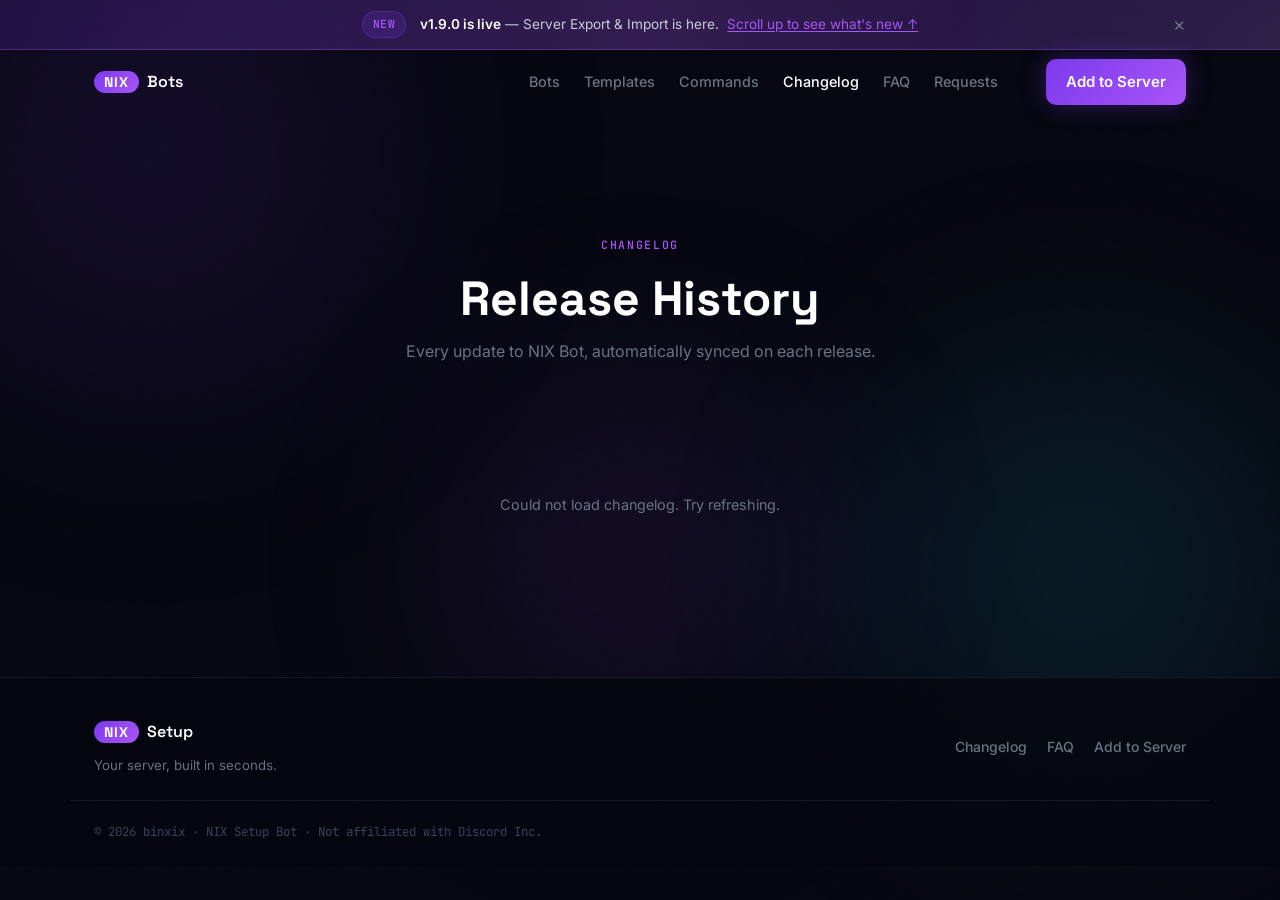
<file: changelog.html>
<!DOCTYPE html>
<html lang="en">
<head>
  <meta charset="UTF-8" />
  <meta name="viewport" content="width=device-width, initial-scale=1.0" />
  <meta name="view-transition" content="same-origin" />
  <title>Changelog — NIX Bot Family</title>
  <meta name="description" content="A full history of every NIX Bot update, automatically synced on each release." />
  <link rel="icon" type="image/svg+xml" href="favicon.svg" />
  <link rel="preconnect" href="https://fonts.googleapis.com" />
  <link rel="preconnect" href="https://fonts.gstatic.com" crossorigin />
  <link href="https://fonts.googleapis.com/css2?family=Space+Grotesk:wght@400;600;700&family=Inter:wght@400;500;600&family=JetBrains+Mono:wght@400;500&display=swap" rel="stylesheet" />
  <link rel="stylesheet" href="style.css" />
  <style>
    .page-hero {
      padding: 120px 0 64px;
      text-align: center;
    }
    .page-hero .section-label { margin-bottom: 16px; }
    .page-hero h1 {
      font-family: var(--font-heading);
      font-size: clamp(2rem, 5vw, 3rem);
      font-weight: 700;
      color: var(--color-white);
      margin-bottom: 12px;
    }
    .page-hero p {
      color: var(--color-text-muted);
      font-size: 1rem;
      max-width: 480px;
      margin: 0 auto;
    }

    .timeline { padding: 0 0 96px; }
    .timeline__inner {
      max-width: 720px;
      margin: 0 auto;
      display: flex;
      flex-direction: column;
    }

    .cl-entry {
      display: grid;
      grid-template-columns: 130px 1px 1fr;
      gap: 0 28px;
    }

    .cl-entry__meta {
      text-align: right;
      padding-top: 5px;
      padding-bottom: 48px;
    }
    .cl-entry__version {
      font-family: var(--font-mono);
      font-size: 0.72rem;
      font-weight: 500;
      color: var(--color-purple-light);
      background: rgba(124, 58, 237, 0.12);
      border: 1px solid rgba(124, 58, 237, 0.25);
      border-radius: var(--radius-full);
      padding: 3px 10px;
      display: inline-block;
      margin-bottom: 6px;
    }
    .cl-entry__date {
      font-size: 0.75rem;
      color: var(--color-text-muted);
      display: block;
    }

    .cl-entry__line {
      display: flex;
      flex-direction: column;
      align-items: center;
    }
    .cl-entry__dot {
      width: 10px;
      height: 10px;
      border-radius: 50%;
      background: var(--color-purple);
      box-shadow: 0 0 10px rgba(124, 58, 237, 0.6);
      flex-shrink: 0;
      margin-top: 7px;
      position: relative;
      z-index: 1;
    }
    .cl-entry__track {
      flex: 1;
      width: 1px;
      background: var(--color-border);
      margin-top: 6px;
    }
    .cl-entry:last-child .cl-entry__track { display: none; }

    .cl-entry__content { padding-bottom: 48px; }
    .cl-entry__title {
      font-family: var(--font-heading);
      font-size: 1.05rem;
      font-weight: 600;
      color: var(--color-white);
      margin-bottom: 14px;
      padding-top: 3px;
    }
    .cl-entry__changes {
      display: flex;
      flex-direction: column;
      gap: 9px;
    }
    .cl-entry__change {
      display: flex;
      gap: 10px;
      align-items: flex-start;
      font-size: 0.88rem;
      color: var(--color-text);
      line-height: 1.65;
    }
    .cl-entry__change::before {
      content: '';
      width: 5px;
      height: 5px;
      border-radius: 50%;
      background: var(--color-purple-light);
      flex-shrink: 0;
      margin-top: 8px;
    }

    .cl-error {
      text-align: center;
      padding: 64px 0;
      color: var(--color-text-muted);
      font-size: 0.9rem;
    }

    /* Skeleton loader — pulsing placeholder cards while data fetches */
    .cl-skel {
      display: grid;
      grid-template-columns: 130px 1px 1fr;
      gap: 0 28px;
      padding-bottom: 48px;
    }
    .cl-skel__meta { display: flex; flex-direction: column; align-items: flex-end; gap: 8px; padding-top: 5px; }
    .cl-skel__line {
      display: flex; flex-direction: column; align-items: center;
    }
    .cl-skel__dot {
      width: 10px; height: 10px;
      border-radius: 50%;
      background: var(--color-border);
      margin-top: 7px;
    }
    .cl-skel__track { flex: 1; width: 1px; background: var(--color-border); margin-top: 6px; }
    .cl-skel__bar {
      background: linear-gradient(90deg,
        rgba(124, 58, 237, 0.08) 0%,
        rgba(124, 58, 237, 0.18) 50%,
        rgba(124, 58, 237, 0.08) 100%);
      background-size: 200% 100%;
      border-radius: 6px;
      animation: skel-shimmer 1.4s ease-in-out infinite;
    }
    @keyframes skel-shimmer {
      0%, 100% { background-position: 0% 50%; opacity: 0.7; }
      50%      { background-position: 100% 50%; opacity: 1; }
    }
    .cl-skel__pill { width: 50px; height: 18px; }
    .cl-skel__date { width: 88px; height: 12px; }
    .cl-skel__title { width: 60%; height: 18px; margin-bottom: 18px; }
    .cl-skel__row   { width: 100%; height: 12px; margin-bottom: 10px; }
    .cl-skel__row:nth-child(odd) { width: 84%; }
    @media (max-width: 600px) {
      .cl-skel { grid-template-columns: 1fr; gap: 4px; }
      .cl-skel__meta { flex-direction: row; align-items: center; }
      .cl-skel__line { display: none; }
    }

    /* Stagger reveal on real entries */
    .cl-entry {
      opacity: 0;
      transform: translateY(18px);
      animation: cl-reveal 0.55s cubic-bezier(0.22, 1, 0.36, 1) forwards;
    }
    @keyframes cl-reveal {
      to { opacity: 1; transform: translateY(0); }
    }

    @media (prefers-reduced-motion: reduce) {
      .cl-entry { opacity: 1; transform: none; animation: none; }
      .cl-skel__bar { animation: none; }
    }

    @media (max-width: 600px) {
      .cl-entry { grid-template-columns: 1fr; gap: 4px; }
      .cl-entry__meta {
        text-align: left;
        padding-bottom: 8px;
        display: flex;
        align-items: center;
        gap: 10px;
      }
      .cl-entry__date { margin: 0; }
      .cl-entry__line { display: none; }
      .cl-entry__content { padding-bottom: 36px; }
    }
  </style>
</head>
<body>

  <div class="scroll-progress" id="scrollProgress"></div>
  <div class="aurora" aria-hidden="true">
    <div class="aurora__blob aurora__blob--1"></div>
    <div class="aurora__blob aurora__blob--2"></div>
    <div class="aurora__blob aurora__blob--3"></div>
  </div>
  <div class="noise" aria-hidden="true"></div>

  <!-- Announcement banner — dismissible, persists via localStorage -->
  <div class="announcement" id="announcementBanner" data-version="v1.9-live">
    <div class="container announcement__inner">
      <span class="announcement__pill">New</span>
      <span class="announcement__text">
        <strong>v1.9.0 is live</strong> — Server Export &amp; Import is here. <a href="#" class="announcement__link" onclick="window.scrollTo({top: 0, behavior: 'smooth'}); return false;">Scroll up to see what's new ↑</a>
      </span>
      <button class="announcement__close" id="announcementClose" aria-label="Dismiss announcement">×</button>
    </div>
  </div>

  <nav class="nav" id="nav">
    <div class="nav__inner container">
      <a href="index.html" class="nav__logo" aria-label="NIX Bot Family home">
        <span class="nav__logo-pill">NIX</span>
        <span class="nav__logo-text">Bots</span>
      </a>
      <ul class="nav__links" role="list">
        <li><a href="index.html#bot-family" class="nav__link">Bots</a></li>
        <li><a href="templates.html" class="nav__link">Templates</a></li>
        <li><a href="commands.html" class="nav__link">Commands</a></li>
        <li><a href="changelog.html" class="nav__link nav__link--active">Changelog</a></li>
        <li><a href="faq.html" class="nav__link">FAQ</a></li>
        <li><a href="requests.html" class="nav__link">Requests</a></li>
      </ul>
      <a href="index.html#bot-family" class="btn btn--primary nav__cta">Add to Server</a>
      <button class="nav__hamburger" id="navHamburger" aria-label="Toggle menu" aria-expanded="false">
        <span></span><span></span><span></span>
      </button>
    </div>
    <div class="nav__mobile-backdrop" id="navBackdrop" aria-hidden="true"></div>
    <div class="nav__mobile" id="navMobile" aria-hidden="true">
      <a href="index.html#bot-family" class="nav__mobile-link">Bots</a>
      <a href="templates.html" class="nav__mobile-link">Templates</a>
      <a href="commands.html" class="nav__mobile-link">Commands</a>
      <a href="changelog.html" class="nav__mobile-link">Changelog</a>
      <a href="faq.html" class="nav__mobile-link">FAQ</a>
      <a href="requests.html" class="nav__mobile-link">Requests</a>
      <a href="index.html#bot-family" class="btn btn--primary nav__mobile-cta">Add to Server</a>
    </div>
  </nav>

  <main>
    <section class="page-hero">
      <div class="container">
        <div class="section-label">CHANGELOG</div>
        <h1>Release History</h1>
        <p>Every update to NIX Bot, automatically synced on each release.</p>
      </div>
    </section>

    <section class="timeline">
      <div class="container">
        <div class="timeline__inner" id="timelineInner">
          <!-- Skeleton placeholders shown until Supabase data arrives -->
          <div class="cl-skel">
            <div class="cl-skel__meta">
              <div class="cl-skel__bar cl-skel__pill"></div>
              <div class="cl-skel__bar cl-skel__date"></div>
            </div>
            <div class="cl-skel__line"><div class="cl-skel__dot"></div><div class="cl-skel__track"></div></div>
            <div>
              <div class="cl-skel__bar cl-skel__title"></div>
              <div class="cl-skel__bar cl-skel__row"></div>
              <div class="cl-skel__bar cl-skel__row"></div>
              <div class="cl-skel__bar cl-skel__row"></div>
            </div>
          </div>
          <div class="cl-skel">
            <div class="cl-skel__meta">
              <div class="cl-skel__bar cl-skel__pill"></div>
              <div class="cl-skel__bar cl-skel__date"></div>
            </div>
            <div class="cl-skel__line"><div class="cl-skel__dot"></div><div class="cl-skel__track"></div></div>
            <div>
              <div class="cl-skel__bar cl-skel__title"></div>
              <div class="cl-skel__bar cl-skel__row"></div>
              <div class="cl-skel__bar cl-skel__row"></div>
            </div>
          </div>
          <div class="cl-skel">
            <div class="cl-skel__meta">
              <div class="cl-skel__bar cl-skel__pill"></div>
              <div class="cl-skel__bar cl-skel__date"></div>
            </div>
            <div class="cl-skel__line"><div class="cl-skel__dot"></div></div>
            <div>
              <div class="cl-skel__bar cl-skel__title"></div>
              <div class="cl-skel__bar cl-skel__row"></div>
              <div class="cl-skel__bar cl-skel__row"></div>
              <div class="cl-skel__bar cl-skel__row"></div>
            </div>
          </div>
        </div>
      </div>
    </section>
  </main>

  <footer class="footer">
    <div class="container footer__inner">
      <div class="footer__left">
        <a href="index.html" class="footer__logo" aria-label="NIX Setup Bot home">
          <span class="nav__logo-pill">NIX</span>
          <span class="nav__logo-text">Setup</span>
        </a>
        <p class="footer__tagline">Your server, built in seconds.</p>
      </div>
      <nav class="footer__links" aria-label="Footer navigation">
        <a href="changelog.html" class="footer__link">Changelog</a>
        <a href="faq.html" class="footer__link">FAQ</a>
        <a href="https://discord.com/oauth2/authorize?client_id=1477367299706060810&permissions=8&integration_type=0&scope=bot" class="footer__link" target="_blank" rel="noopener noreferrer">Add to Server</a>
      </nav>
    </div>
    <div class="container footer__bottom">
      <p class="footer__copy">&copy; 2026 binxix &middot; NIX Setup Bot &middot; Not affiliated with Discord Inc.</p>
    </div>
  </footer>

  <script>
    // Announcement banner — countdown + dismiss persistence
    (function announcement() {
      const banner = document.getElementById('announcementBanner');
      if (!banner) return;
      const storageKey = `nix-announce-dismissed-${banner.dataset.version || 'v1'}`;
      if (localStorage.getItem(storageKey) === 'yes') { banner.classList.add('is-dismissed'); return; }
      const etaEl = document.getElementById('announcementEta');
      if (banner.dataset.eta && etaEl) {
        const eta = new Date(banner.dataset.eta);
        function tick() {
          const ms = eta - new Date();
          if (ms <= 0) { etaEl.textContent = 'now'; return; }
          const days  = Math.floor(ms / 86400000);
          const hours = Math.floor((ms % 86400000) / 3600000);
          const mins  = Math.floor((ms % 3600000) / 60000);
          etaEl.textContent = days > 0 ? `${days}d ${hours}h` : hours > 0 ? `${hours}h ${mins}m` : `${mins}m`;
        }
        tick(); setInterval(tick, 60000);
      }
      document.getElementById('announcementClose').addEventListener('click', () => {
        banner.classList.add('is-dismissed');
        localStorage.setItem(storageKey, 'yes');
      });
    })();

    const progressBar = document.getElementById('scrollProgress');
    window.addEventListener('scroll', () => {
      const pct = window.scrollY / (document.documentElement.scrollHeight - window.innerHeight) * 100;
      progressBar.style.width = pct + '%';
    }, { passive: true });

    const nav = document.getElementById('nav');
    window.addEventListener('scroll', () => {
      nav.classList.toggle('nav--scrolled', window.scrollY > 40);
    }, { passive: true });

    const hamburger  = document.getElementById('navHamburger');
    const mobileMenu = document.getElementById('navMobile');
    const backdrop   = document.getElementById('navBackdrop');
    function setMenu(open) {
      hamburger.setAttribute('aria-expanded', String(open));
      mobileMenu.setAttribute('aria-hidden', String(!open));
      hamburger.classList.toggle('is-open', open);
      mobileMenu.classList.toggle('is-open', open);
      if (backdrop) backdrop.classList.toggle('is-visible', open);
      document.body.style.overflow = open ? 'hidden' : '';
    }
    hamburger.addEventListener('click', () => setMenu(hamburger.getAttribute('aria-expanded') !== 'true'));
    if (backdrop) backdrop.addEventListener('click', () => setMenu(false));
    mobileMenu.querySelectorAll('a').forEach(a => a.addEventListener('click', () => setMenu(false)));
    document.addEventListener('keydown', (e) => { if (e.key === 'Escape' && hamburger.getAttribute('aria-expanded') === 'true') setMenu(false); });

    function formatDate(str) {
      return new Date(str + 'T00:00:00').toLocaleDateString('en-US', {
        year: 'numeric', month: 'long', day: 'numeric'
      });
    }

    function renderChangelog(entries) {
      const container = document.getElementById('timelineInner');
      if (!entries.length) {
        container.innerHTML = '<div class="cl-error">No changelog entries found.</div>';
        return;
      }
      entries.sort((a, b) => {
        const dateDiff = new Date(b.date) - new Date(a.date);
        if (dateDiff !== 0) return dateDiff;
        // Same date — sort by version descending as tiebreaker
        const va = a.version.split('.').map(Number);
        const vb = b.version.split('.').map(Number);
        for (let i = 0; i < 3; i++) {
          if ((vb[i] ?? 0) !== (va[i] ?? 0)) return (vb[i] ?? 0) - (va[i] ?? 0);
        }
        return 0;
      });
      container.innerHTML = entries.map((entry, i) => `
        <div class="cl-entry" style="animation-delay:${i * 110}ms">
          <div class="cl-entry__meta">
            <span class="cl-entry__version">v${entry.version}</span>
            <span class="cl-entry__date">${formatDate(entry.date)}</span>
          </div>
          <div class="cl-entry__line">
            <div class="cl-entry__dot"></div>
            <div class="cl-entry__track"></div>
          </div>
          <div class="cl-entry__content">
            <div class="cl-entry__title">${entry.title}</div>
            <div class="cl-entry__changes">
              ${entry.changes.map(c => `<div class="cl-entry__change">${c}</div>`).join('')}
            </div>
          </div>
        </div>
      `).join('');
    }

    (async () => {
      const URL = 'https://mngubaoitgpuzantzjjf.supabase.co';
      const KEY = 'eyJhbGciOiJIUzI1NiIsInR5cCI6IkpXVCJ9.eyJpc3MiOiJzdXBhYmFzZSIsInJlZiI6Im1uZ3ViYW9pdGdwdXphbnR6ampmIiwicm9sZSI6ImFub24iLCJpYXQiOjE3Nzc3MTQzMjYsImV4cCI6MjA5MzI5MDMyNn0.p0Z75TNm9iE-IO2cWXh4XJAQGhFI38oosTNKPsWwj7s';
      try {
        const res = await fetch(`${URL}/rest/v1/changelog?select=*&order=date.desc`, {
          headers: { apikey: KEY, Authorization: `Bearer ${KEY}` }
        });
        if (!res.ok) throw new Error(`HTTP ${res.status}`);
        renderChangelog(await res.json());
      } catch (err) {
        document.getElementById('timelineInner').innerHTML =
          '<div class="cl-error">Could not load changelog. Try refreshing.</div>';
      }
    })();
  </script>

</body>
</html>
</file>
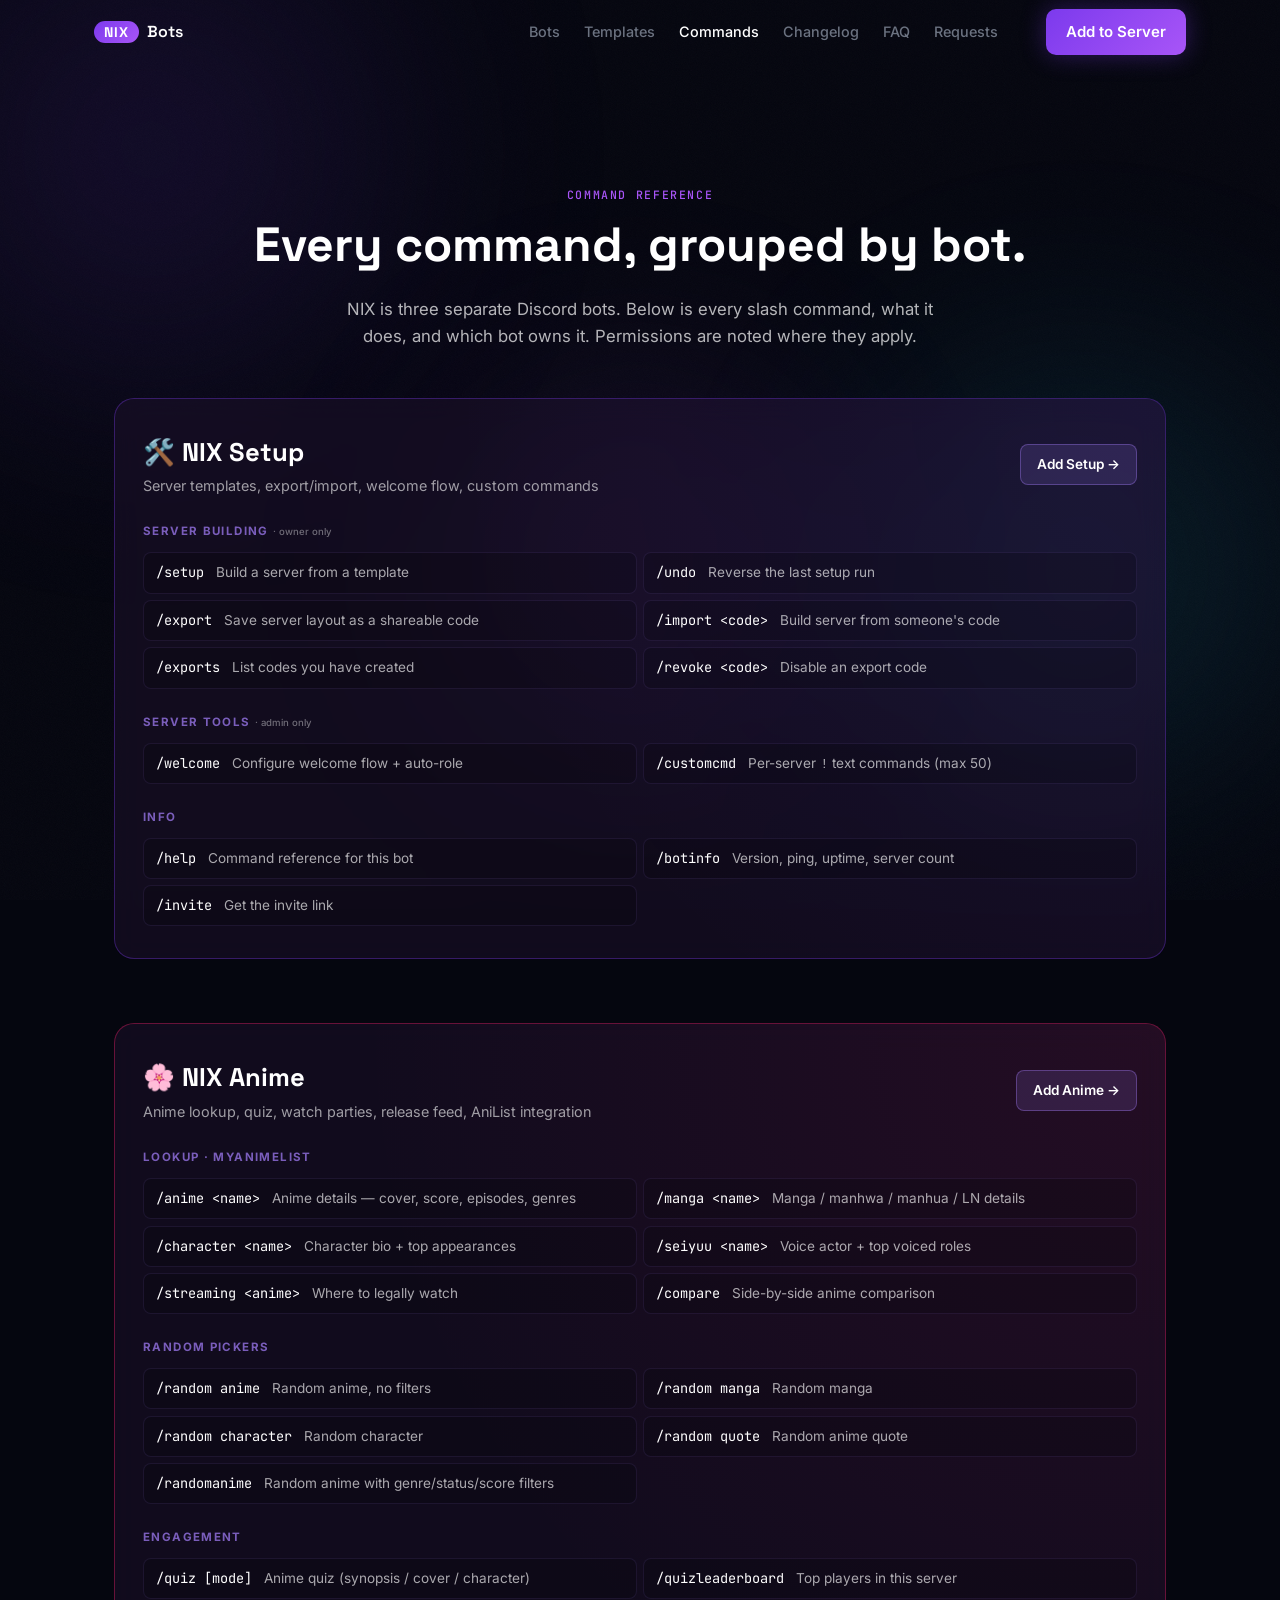
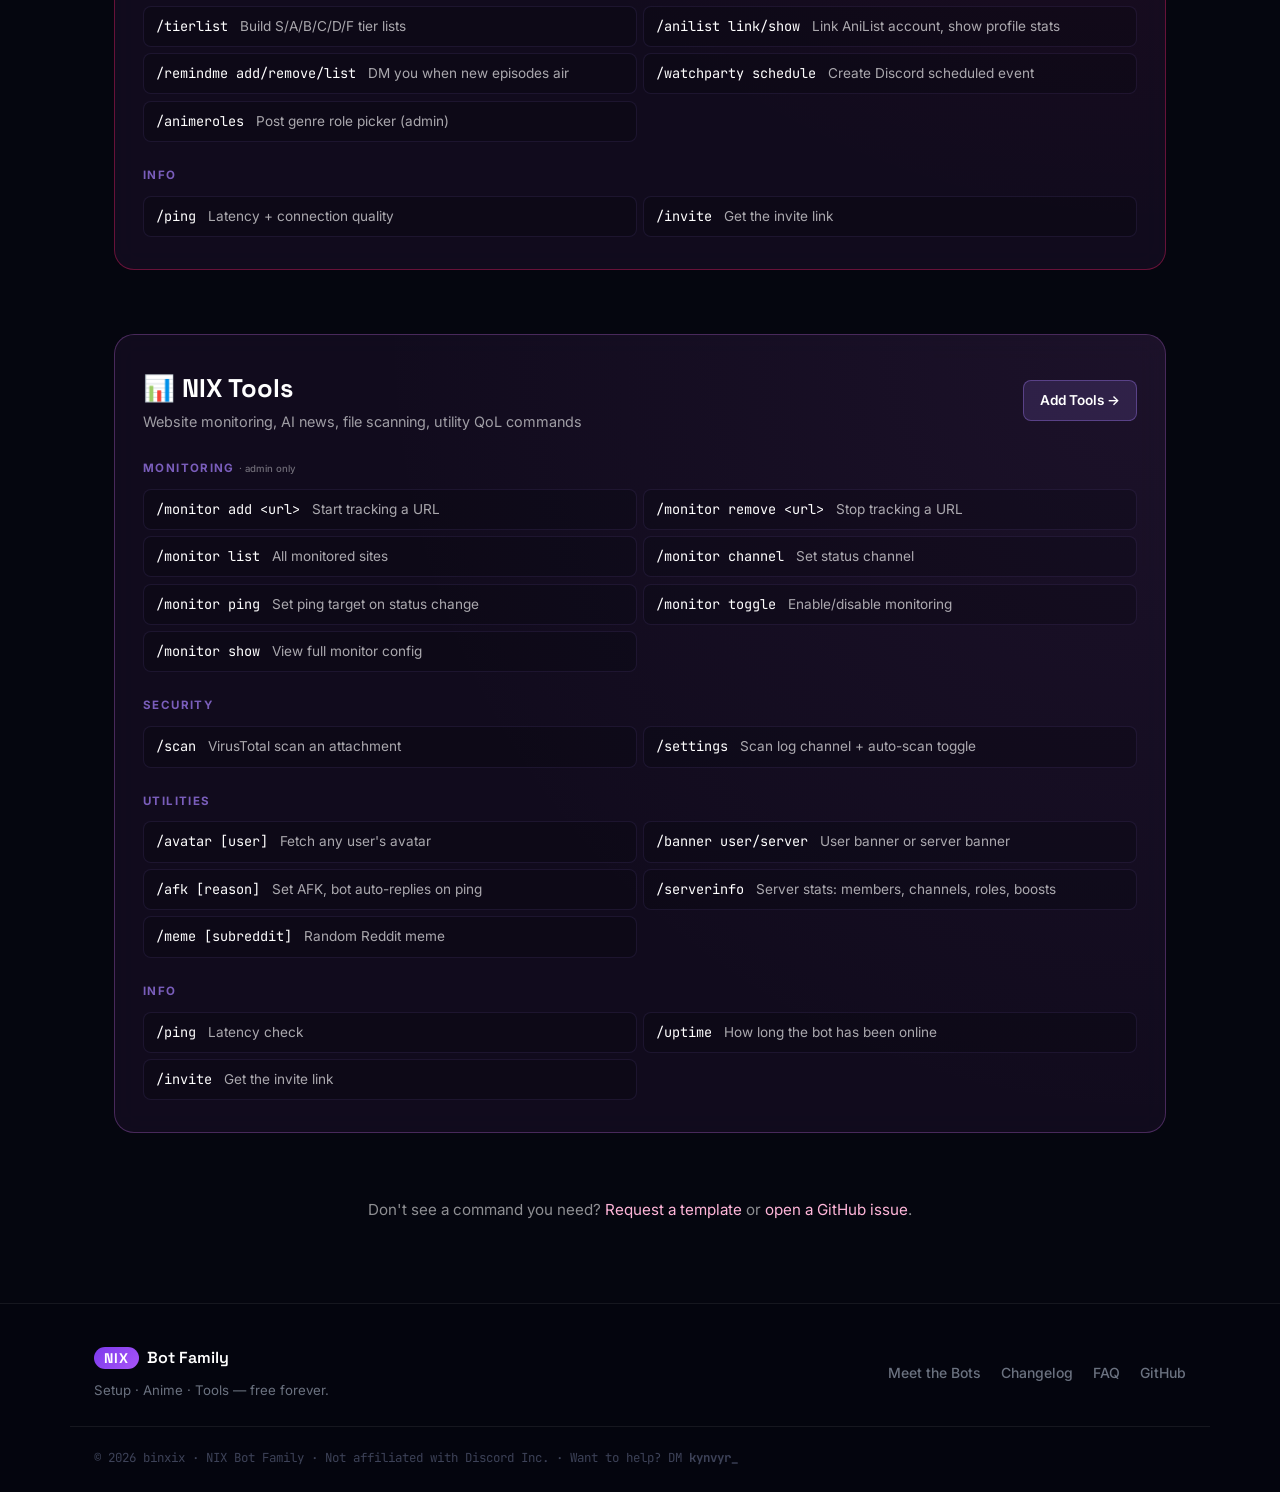
<file: commands.html>
<!DOCTYPE html>
<html lang="en">
<head>
  <meta charset="UTF-8" />
  <meta name="viewport" content="width=device-width, initial-scale=1.0" />
  <meta name="view-transition" content="same-origin" />
  <title>Commands — NIX Bot Family</title>
  <meta name="description" content="Every NIX Bot command, grouped by bot: NIX Setup, NIX Anime, and NIX Tools." />
  <meta property="og:title" content="Commands — NIX Bot Family" />
  <meta name="theme-color" content="#7C3AED" />
  <link rel="icon" type="image/svg+xml" href="favicon.svg" />
  <link rel="preconnect" href="https://fonts.googleapis.com" />
  <link rel="preconnect" href="https://fonts.gstatic.com" crossorigin />
  <link href="https://fonts.googleapis.com/css2?family=Space+Grotesk:wght@400;600;700&family=Inter:wght@400;500;600&family=JetBrains+Mono:wght@400;500&display=swap" rel="stylesheet" />
  <link rel="stylesheet" href="style.css" />
  <style>
    .cmds-page { padding: 120px 0 80px; }
    .cmds-page .container { max-width: 1100px; }
    .cmds-bot {
      margin-bottom: 4rem;
      padding: 2rem 1.75rem;
      border-radius: 1.25rem;
      background: rgba(28,17,43,0.55);
      border: 1px solid rgba(168,130,255,0.2);
      backdrop-filter: blur(14px);
      -webkit-backdrop-filter: blur(14px);
      position: relative;
      overflow: hidden;
    }
    .cmds-bot::before {
      content: '';
      position: absolute;
      inset: 0;
      pointer-events: none;
      opacity: 0.4;
    }
    .cmds-bot--setup::before { background: radial-gradient(circle at top right, rgba(124,58,237,0.22), transparent 60%); }
    .cmds-bot--anime::before { background: radial-gradient(circle at top right, rgba(233,30,99,0.22), transparent 60%); }
    .cmds-bot--tools::before { background: radial-gradient(circle at top right, rgba(155,89,182,0.20), transparent 60%); }
    .cmds-bot--setup { border-color: rgba(124,58,237,0.35); }
    .cmds-bot--anime { border-color: rgba(233,30,99,0.4); }
    .cmds-bot--tools { border-color: rgba(155,89,182,0.4); }

    .cmds-bot__head {
      position: relative;
      display: flex;
      flex-wrap: wrap;
      align-items: center;
      gap: 1rem;
      margin-bottom: 1.5rem;
    }
    .cmds-bot__name {
      font-family: 'Space Grotesk', sans-serif;
      font-weight: 700;
      font-size: 1.6rem;
      color: #fff;
    }
    .cmds-bot__tag {
      font-size: 0.9rem;
      color: rgba(255,255,255,0.6);
    }
    .cmds-bot__invite {
      margin-left: auto;
      padding: 0.5rem 1rem;
      background: rgba(168,130,255,0.15);
      border: 1px solid rgba(168,130,255,0.35);
      border-radius: 0.5rem;
      font-size: 0.85rem;
      font-weight: 600;
      color: #fff;
      text-decoration: none;
      transition: background 0.2s ease;
    }
    .cmds-bot__invite:hover { background: rgba(255,255,255,0.1); }

    .cmd-group {
      position: relative;
      margin-bottom: 1.5rem;
    }
    .cmd-group:last-child { margin-bottom: 0; }
    .cmd-group__label {
      font-size: 0.72rem;
      font-weight: 700;
      letter-spacing: 0.12em;
      text-transform: uppercase;
      color: rgba(168,130,255,0.7);
      margin-bottom: 0.65rem;
    }
    .cmd-list {
      display: grid;
      grid-template-columns: 1fr;
      gap: 0.4rem;
    }
    @media (min-width: 720px) {
      .cmd-list { grid-template-columns: 1fr 1fr; }
    }
    .cmd-row {
      display: flex;
      gap: 0.75rem;
      align-items: baseline;
      padding: 0.5rem 0.75rem;
      border-radius: 0.5rem;
      background: rgba(0,0,0,0.18);
      border: 1px solid rgba(168,130,255,0.1);
      transition: border-color 0.2s ease, background 0.2s ease;
    }
    .cmd-row:hover {
      border-color: rgba(168,130,255,0.3);
      background: rgba(0,0,0,0.28);
    }
    .cmd-row__name {
      font-family: 'JetBrains Mono', monospace;
      font-size: 0.85rem;
      color: #fff;
      flex-shrink: 0;
      white-space: nowrap;
    }
    .cmd-row__desc {
      font-size: 0.85rem;
      color: rgba(255,255,255,0.65);
      line-height: 1.45;
    }

    .cmds-intro {
      text-align: center;
      max-width: 38rem;
      margin: 0 auto 3rem;
      color: rgba(255,255,255,0.7);
      font-size: 1.05rem;
      line-height: 1.6;
    }
  </style>
</head>
<body>

  <div class="cursor-dot" id="cursorDot" aria-hidden="true"></div>
  <div class="cursor-ring" id="cursorRing" aria-hidden="true"></div>
  <div class="aurora" aria-hidden="true">
    <div class="aurora__blob aurora__blob--1"></div>
    <div class="aurora__blob aurora__blob--2"></div>
    <div class="aurora__blob aurora__blob--3"></div>
  </div>
  <div class="noise" aria-hidden="true"></div>

  <nav class="nav" id="nav">
    <div class="nav__inner container">
      <a href="index.html" class="nav__logo" aria-label="NIX Bot Family home">
        <span class="nav__logo-pill">NIX</span>
        <span class="nav__logo-text">Bots</span>
      </a>
      <ul class="nav__links" role="list">
        <li><a href="index.html#bot-family" class="nav__link">Bots</a></li>
        <li><a href="templates.html" class="nav__link">Templates</a></li>
        <li><a href="commands.html" class="nav__link nav__link--active">Commands</a></li>
        <li><a href="changelog.html" class="nav__link">Changelog</a></li>
        <li><a href="faq.html" class="nav__link">FAQ</a></li>
        <li><a href="requests.html" class="nav__link">Requests</a></li>
      </ul>
      <a href="index.html#bot-family" class="btn btn--primary nav__cta">Add to Server</a>
      <button class="nav__hamburger" id="navHamburger" aria-label="Toggle menu" aria-expanded="false">
        <span></span><span></span><span></span>
      </button>
    </div>
    <div class="nav__mobile-backdrop" id="navBackdrop" aria-hidden="true"></div>
    <div class="nav__mobile" id="navMobile" aria-hidden="true">
      <a href="index.html#bot-family" class="nav__mobile-link">Bots</a>
      <a href="templates.html" class="nav__mobile-link">Templates</a>
      <a href="commands.html" class="nav__mobile-link">Commands</a>
      <a href="changelog.html" class="nav__mobile-link">Changelog</a>
      <a href="faq.html" class="nav__mobile-link">FAQ</a>
      <a href="requests.html" class="nav__mobile-link">Requests</a>
      <a href="index.html#bot-family" class="btn btn--primary nav__mobile-cta">Add to Server</a>
    </div>
  </nav>

  <main class="cmds-page">
    <div class="container">
      <div class="section-label" style="text-align:center">COMMAND REFERENCE</div>
      <h1 style="text-align:center; font-family: 'Space Grotesk', sans-serif; font-size: clamp(2rem, 5vw, 3rem); font-weight: 700; color:#fff; margin: 0.75rem 0 1.5rem;">Every command, grouped by bot.</h1>
      <p class="cmds-intro">
        NIX is three separate Discord bots. Below is every slash command, what it does, and which bot owns it.
        Permissions are noted where they apply.
      </p>

      <!-- ===================== NIX SETUP ===================== -->
      <section class="cmds-bot cmds-bot--setup">
        <div class="cmds-bot__head">
          <div>
            <div class="cmds-bot__name">🛠️ NIX Setup</div>
            <div class="cmds-bot__tag">Server templates, export/import, welcome flow, custom commands</div>
          </div>
          <a class="cmds-bot__invite" href="https://discord.com/oauth2/authorize?client_id=1477367299706060810&permissions=8&integration_type=0&scope=bot" target="_blank" rel="noopener noreferrer">Add Setup →</a>
        </div>

        <div class="cmd-group">
          <div class="cmd-group__label">Server Building <small style="color:rgba(255,255,255,0.4); font-weight:500; text-transform:none; letter-spacing:0;">· owner only</small></div>
          <div class="cmd-list">
            <div class="cmd-row"><span class="cmd-row__name">/setup</span><span class="cmd-row__desc">Build a server from a template</span></div>
            <div class="cmd-row"><span class="cmd-row__name">/undo</span><span class="cmd-row__desc">Reverse the last setup run</span></div>
            <div class="cmd-row"><span class="cmd-row__name">/export</span><span class="cmd-row__desc">Save server layout as a shareable code</span></div>
            <div class="cmd-row"><span class="cmd-row__name">/import &lt;code&gt;</span><span class="cmd-row__desc">Build server from someone's code</span></div>
            <div class="cmd-row"><span class="cmd-row__name">/exports</span><span class="cmd-row__desc">List codes you have created</span></div>
            <div class="cmd-row"><span class="cmd-row__name">/revoke &lt;code&gt;</span><span class="cmd-row__desc">Disable an export code</span></div>
          </div>
        </div>

        <div class="cmd-group">
          <div class="cmd-group__label">Server Tools <small style="color:rgba(255,255,255,0.4); font-weight:500; text-transform:none; letter-spacing:0;">· admin only</small></div>
          <div class="cmd-list">
            <div class="cmd-row"><span class="cmd-row__name">/welcome</span><span class="cmd-row__desc">Configure welcome flow + auto-role</span></div>
            <div class="cmd-row"><span class="cmd-row__name">/customcmd</span><span class="cmd-row__desc">Per-server <code>!</code> text commands (max 50)</span></div>
          </div>
        </div>

        <div class="cmd-group">
          <div class="cmd-group__label">Info</div>
          <div class="cmd-list">
            <div class="cmd-row"><span class="cmd-row__name">/help</span><span class="cmd-row__desc">Command reference for this bot</span></div>
            <div class="cmd-row"><span class="cmd-row__name">/botinfo</span><span class="cmd-row__desc">Version, ping, uptime, server count</span></div>
            <div class="cmd-row"><span class="cmd-row__name">/invite</span><span class="cmd-row__desc">Get the invite link</span></div>
          </div>
        </div>
      </section>

      <!-- ===================== NIX ANIME ===================== -->
      <section class="cmds-bot cmds-bot--anime">
        <div class="cmds-bot__head">
          <div>
            <div class="cmds-bot__name">🌸 NIX Anime</div>
            <div class="cmds-bot__tag">Anime lookup, quiz, watch parties, release feed, AniList integration</div>
          </div>
          <a class="cmds-bot__invite" href="https://discord.com/oauth2/authorize?client_id=1505277689165119771&permissions=320243616784&integration_type=0&scope=bot+applications.commands" target="_blank" rel="noopener noreferrer">Add Anime →</a>
        </div>

        <div class="cmd-group">
          <div class="cmd-group__label">Lookup · MyAnimeList</div>
          <div class="cmd-list">
            <div class="cmd-row"><span class="cmd-row__name">/anime &lt;name&gt;</span><span class="cmd-row__desc">Anime details — cover, score, episodes, genres</span></div>
            <div class="cmd-row"><span class="cmd-row__name">/manga &lt;name&gt;</span><span class="cmd-row__desc">Manga / manhwa / manhua / LN details</span></div>
            <div class="cmd-row"><span class="cmd-row__name">/character &lt;name&gt;</span><span class="cmd-row__desc">Character bio + top appearances</span></div>
            <div class="cmd-row"><span class="cmd-row__name">/seiyuu &lt;name&gt;</span><span class="cmd-row__desc">Voice actor + top voiced roles</span></div>
            <div class="cmd-row"><span class="cmd-row__name">/streaming &lt;anime&gt;</span><span class="cmd-row__desc">Where to legally watch</span></div>
            <div class="cmd-row"><span class="cmd-row__name">/compare</span><span class="cmd-row__desc">Side-by-side anime comparison</span></div>
          </div>
        </div>

        <div class="cmd-group">
          <div class="cmd-group__label">Random Pickers</div>
          <div class="cmd-list">
            <div class="cmd-row"><span class="cmd-row__name">/random anime</span><span class="cmd-row__desc">Random anime, no filters</span></div>
            <div class="cmd-row"><span class="cmd-row__name">/random manga</span><span class="cmd-row__desc">Random manga</span></div>
            <div class="cmd-row"><span class="cmd-row__name">/random character</span><span class="cmd-row__desc">Random character</span></div>
            <div class="cmd-row"><span class="cmd-row__name">/random quote</span><span class="cmd-row__desc">Random anime quote</span></div>
            <div class="cmd-row"><span class="cmd-row__name">/randomanime</span><span class="cmd-row__desc">Random anime with genre/status/score filters</span></div>
          </div>
        </div>

        <div class="cmd-group">
          <div class="cmd-group__label">Engagement</div>
          <div class="cmd-list">
            <div class="cmd-row"><span class="cmd-row__name">/quiz [mode]</span><span class="cmd-row__desc">Anime quiz (synopsis / cover / character)</span></div>
            <div class="cmd-row"><span class="cmd-row__name">/quizleaderboard</span><span class="cmd-row__desc">Top players in this server</span></div>
            <div class="cmd-row"><span class="cmd-row__name">/tierlist</span><span class="cmd-row__desc">Build S/A/B/C/D/F tier lists</span></div>
            <div class="cmd-row"><span class="cmd-row__name">/anilist link/show</span><span class="cmd-row__desc">Link AniList account, show profile stats</span></div>
            <div class="cmd-row"><span class="cmd-row__name">/remindme add/remove/list</span><span class="cmd-row__desc">DM you when new episodes air</span></div>
            <div class="cmd-row"><span class="cmd-row__name">/watchparty schedule</span><span class="cmd-row__desc">Create Discord scheduled event</span></div>
            <div class="cmd-row"><span class="cmd-row__name">/animeroles</span><span class="cmd-row__desc">Post genre role picker (admin)</span></div>
          </div>
        </div>

        <div class="cmd-group">
          <div class="cmd-group__label">Info</div>
          <div class="cmd-list">
            <div class="cmd-row"><span class="cmd-row__name">/ping</span><span class="cmd-row__desc">Latency + connection quality</span></div>
            <div class="cmd-row"><span class="cmd-row__name">/invite</span><span class="cmd-row__desc">Get the invite link</span></div>
          </div>
        </div>
      </section>

      <!-- ===================== NIX TOOLS ===================== -->
      <section class="cmds-bot cmds-bot--tools">
        <div class="cmds-bot__head">
          <div>
            <div class="cmds-bot__name">📊 NIX Tools</div>
            <div class="cmds-bot__tag">Website monitoring, AI news, file scanning, utility QoL commands</div>
          </div>
          <a class="cmds-bot__invite" href="https://discord.com/oauth2/authorize?client_id=1505277765035753502&permissions=2147740752&integration_type=0&scope=bot+applications.commands" target="_blank" rel="noopener noreferrer">Add Tools →</a>
        </div>

        <div class="cmd-group">
          <div class="cmd-group__label">Monitoring <small style="color:rgba(255,255,255,0.4); font-weight:500; text-transform:none; letter-spacing:0;">· admin only</small></div>
          <div class="cmd-list">
            <div class="cmd-row"><span class="cmd-row__name">/monitor add &lt;url&gt;</span><span class="cmd-row__desc">Start tracking a URL</span></div>
            <div class="cmd-row"><span class="cmd-row__name">/monitor remove &lt;url&gt;</span><span class="cmd-row__desc">Stop tracking a URL</span></div>
            <div class="cmd-row"><span class="cmd-row__name">/monitor list</span><span class="cmd-row__desc">All monitored sites</span></div>
            <div class="cmd-row"><span class="cmd-row__name">/monitor channel</span><span class="cmd-row__desc">Set status channel</span></div>
            <div class="cmd-row"><span class="cmd-row__name">/monitor ping</span><span class="cmd-row__desc">Set ping target on status change</span></div>
            <div class="cmd-row"><span class="cmd-row__name">/monitor toggle</span><span class="cmd-row__desc">Enable/disable monitoring</span></div>
            <div class="cmd-row"><span class="cmd-row__name">/monitor show</span><span class="cmd-row__desc">View full monitor config</span></div>
          </div>
        </div>

        <div class="cmd-group">
          <div class="cmd-group__label">Security</div>
          <div class="cmd-list">
            <div class="cmd-row"><span class="cmd-row__name">/scan</span><span class="cmd-row__desc">VirusTotal scan an attachment</span></div>
            <div class="cmd-row"><span class="cmd-row__name">/settings</span><span class="cmd-row__desc">Scan log channel + auto-scan toggle</span></div>
          </div>
        </div>

        <div class="cmd-group">
          <div class="cmd-group__label">Utilities</div>
          <div class="cmd-list">
            <div class="cmd-row"><span class="cmd-row__name">/avatar [user]</span><span class="cmd-row__desc">Fetch any user's avatar</span></div>
            <div class="cmd-row"><span class="cmd-row__name">/banner user/server</span><span class="cmd-row__desc">User banner or server banner</span></div>
            <div class="cmd-row"><span class="cmd-row__name">/afk [reason]</span><span class="cmd-row__desc">Set AFK, bot auto-replies on ping</span></div>
            <div class="cmd-row"><span class="cmd-row__name">/serverinfo</span><span class="cmd-row__desc">Server stats: members, channels, roles, boosts</span></div>
            <div class="cmd-row"><span class="cmd-row__name">/meme [subreddit]</span><span class="cmd-row__desc">Random Reddit meme</span></div>
          </div>
        </div>

        <div class="cmd-group">
          <div class="cmd-group__label">Info</div>
          <div class="cmd-list">
            <div class="cmd-row"><span class="cmd-row__name">/ping</span><span class="cmd-row__desc">Latency check</span></div>
            <div class="cmd-row"><span class="cmd-row__name">/uptime</span><span class="cmd-row__desc">How long the bot has been online</span></div>
            <div class="cmd-row"><span class="cmd-row__name">/invite</span><span class="cmd-row__desc">Get the invite link</span></div>
          </div>
        </div>
      </section>

      <p style="text-align:center; margin-top: 3rem; color: rgba(255,255,255,0.55); font-size: 0.95rem;">
        Don't see a command you need? <a href="requests.html" style="color:#FFB6D9;">Request a template</a> or
        <a href="https://github.com/binx-ux/nix-bot/issues" target="_blank" rel="noopener noreferrer" style="color:#FFB6D9;">open a GitHub issue</a>.
      </p>

    </div>
  </main>

  <footer class="footer">
    <div class="container footer__inner">
      <div class="footer__left">
        <a href="index.html" class="footer__logo" aria-label="NIX Bot Family home">
          <span class="nav__logo-pill">NIX</span>
          <span class="nav__logo-text">Bot Family</span>
        </a>
        <p class="footer__tagline">Setup · Anime · Tools — free forever.</p>
      </div>
      <nav class="footer__links" aria-label="Footer navigation">
        <a href="index.html#bot-family" class="footer__link">Meet the Bots</a>
        <a href="changelog.html" class="footer__link">Changelog</a>
        <a href="faq.html" class="footer__link">FAQ</a>
        <a href="https://github.com/binx-ux/nix-bot" class="footer__link" target="_blank" rel="noopener noreferrer">GitHub</a>
      </nav>
    </div>
    <div class="container footer__bottom">
      <p class="footer__copy">&copy; 2026 binxix &middot; NIX Bot Family &middot; Not affiliated with Discord Inc. &middot; Want to help? DM <strong>kynvyr_</strong></p>
    </div>
  </footer>

</body>
</html>
</file>
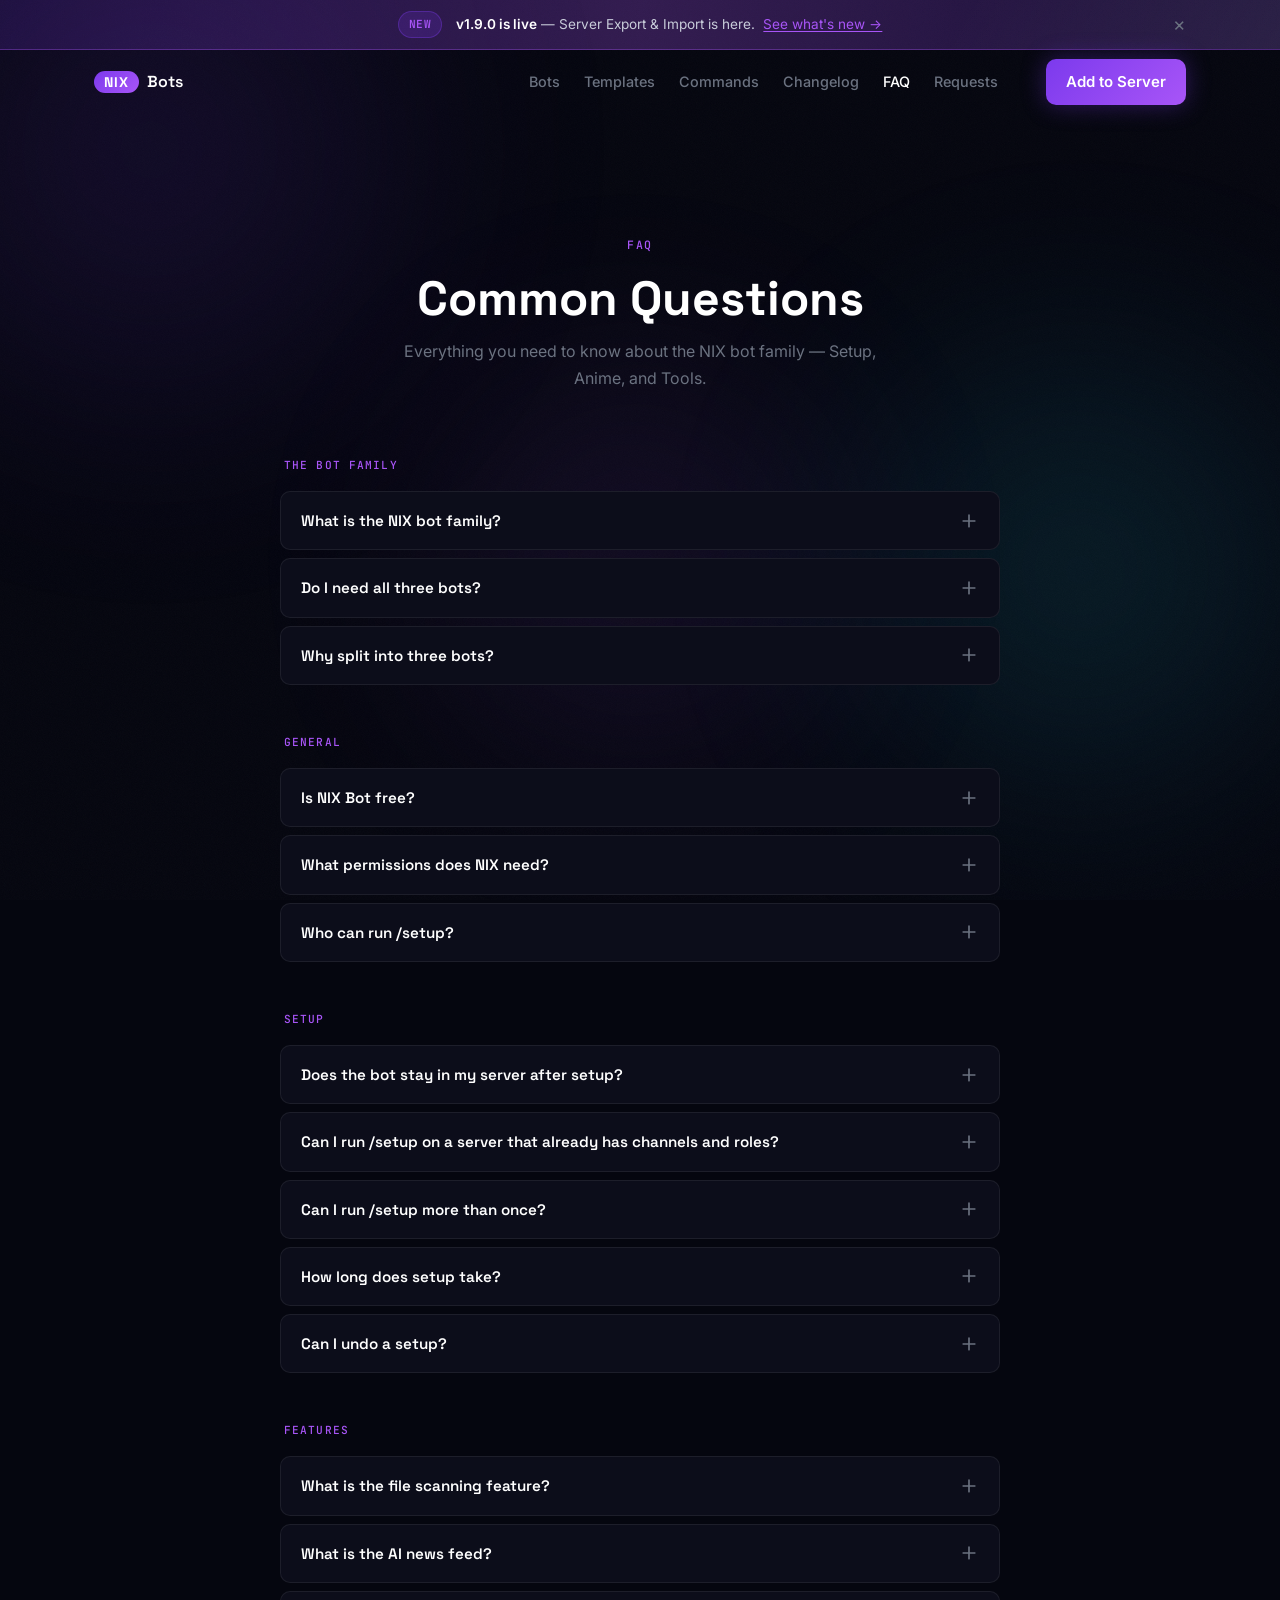
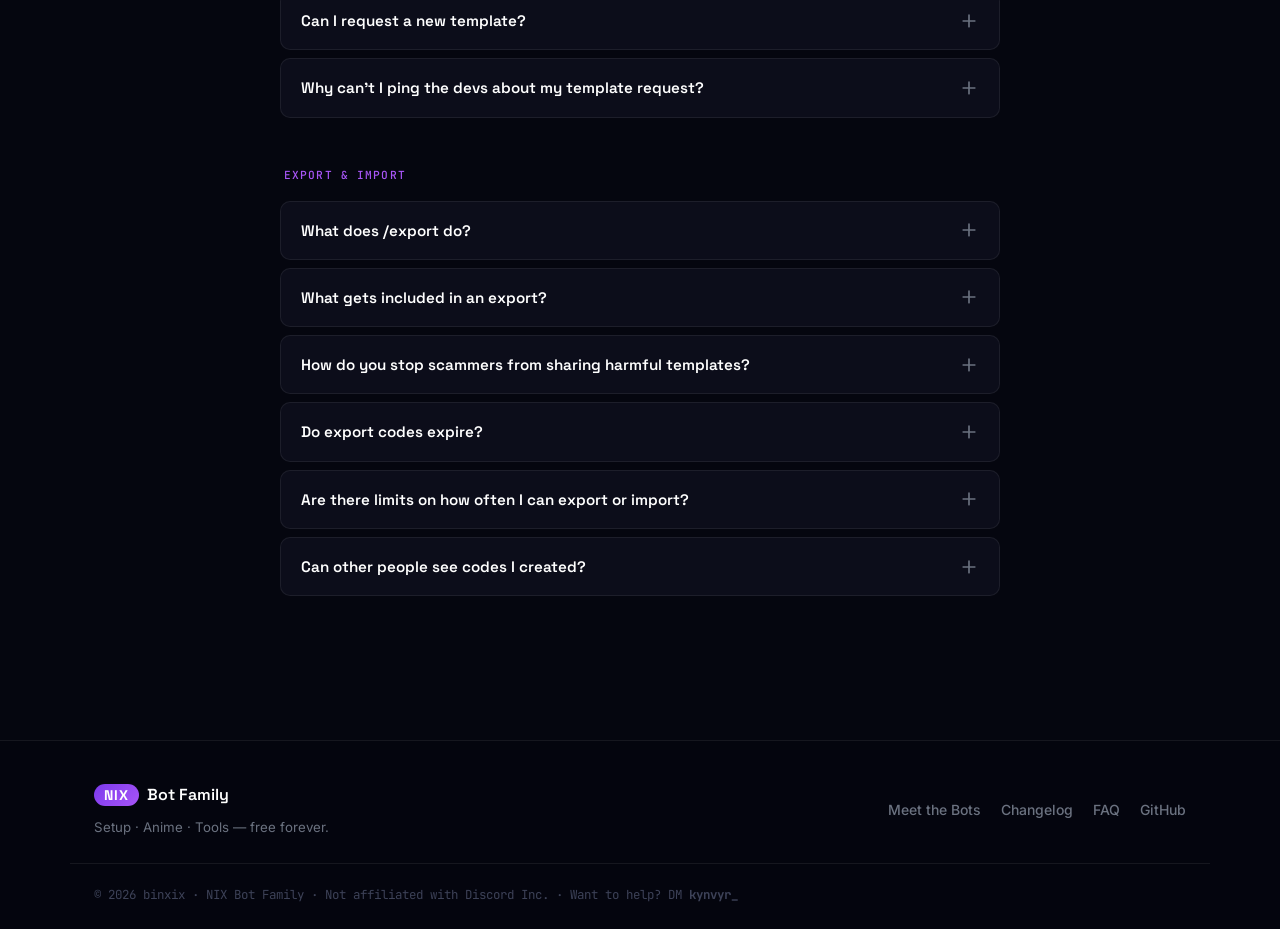
<file: faq.html>
<!DOCTYPE html>
<html lang="en">
<head>
  <meta charset="UTF-8" />
  <meta name="viewport" content="width=device-width, initial-scale=1.0" />
  <meta name="view-transition" content="same-origin" />
  <title>FAQ — NIX Bot Family</title>
  <meta name="description" content="Frequently asked questions about the NIX Bot family." />
  <link rel="icon" type="image/svg+xml" href="favicon.svg" />
  <link rel="preconnect" href="https://fonts.googleapis.com" />
  <link rel="preconnect" href="https://fonts.gstatic.com" crossorigin />
  <link href="https://fonts.googleapis.com/css2?family=Space+Grotesk:wght@400;600;700&family=Inter:wght@400;500;600&family=JetBrains+Mono:wght@400;500&display=swap" rel="stylesheet" />
  <link rel="stylesheet" href="style.css" />
  <style>
    .page-hero {
      padding: 120px 0 64px;
      text-align: center;
    }
    .page-hero .section-label { margin-bottom: 16px; }
    .page-hero h1 {
      font-family: var(--font-heading);
      font-size: clamp(2rem, 5vw, 3rem);
      font-weight: 700;
      color: var(--color-white);
      margin-bottom: 12px;
    }
    .page-hero p {
      color: var(--color-text-muted);
      font-size: 1rem;
      max-width: 480px;
      margin: 0 auto;
    }

    .faq-section {
      padding: 0 0 96px;
    }
    .faq-section__inner {
      max-width: 720px;
      margin: 0 auto;
    }

    .faq-group {
      margin-bottom: 48px;
    }
    .faq-group__label {
      font-family: var(--font-mono);
      font-size: 0.7rem;
      font-weight: 500;
      letter-spacing: 0.1em;
      text-transform: uppercase;
      color: var(--color-purple-light);
      margin-bottom: 16px;
      padding-left: 4px;
    }

    .faq-item {
      border: 1px solid var(--color-border);
      border-radius: var(--radius-md);
      background: var(--color-surface);
      margin-bottom: 8px;
      overflow: hidden;
      transition: border-color var(--transition-base);
    }
    .faq-item:hover {
      border-color: var(--color-border-hover);
    }
    .faq-item.is-open {
      border-color: rgba(124, 58, 237, 0.35);
    }

    .faq-item__trigger {
      width: 100%;
      display: flex;
      align-items: center;
      justify-content: space-between;
      gap: 16px;
      padding: 18px 20px;
      text-align: left;
      cursor: pointer;
      background: none;
      border: none;
      font: inherit;
    }
    .faq-item__question {
      font-family: var(--font-heading);
      font-size: 0.95rem;
      font-weight: 600;
      color: var(--color-white);
      line-height: 1.4;
    }
    .faq-item__icon {
      width: 20px;
      height: 20px;
      flex-shrink: 0;
      color: var(--color-text-muted);
      transition: transform var(--transition-base), color var(--transition-base);
    }
    .faq-item.is-open .faq-item__icon {
      transform: rotate(45deg);
      color: var(--color-purple-light);
    }

    .faq-item__body {
      max-height: 0;
      overflow: hidden;
      transition: max-height 320ms cubic-bezier(0.4, 0, 0.2, 1);
    }
    .faq-item__answer {
      padding: 0 20px 18px;
      font-size: 0.9rem;
      color: var(--color-text);
      line-height: 1.7;
    }
    .faq-item__answer a {
      color: var(--color-purple-light);
      text-decoration: underline;
      text-underline-offset: 3px;
    }
    .faq-item__answer code {
      font-family: var(--font-mono);
      font-size: 0.82em;
      background: rgba(255,255,255,0.06);
      border: 1px solid var(--color-border);
      border-radius: 4px;
      padding: 1px 6px;
    }
  </style>
</head>
<body>

  <!-- Announcement banner -->
  <div class="announcement" id="announcementBanner" data-version="v1.9-live">
    <div class="container announcement__inner">
      <span class="announcement__pill">New</span>
      <span class="announcement__text">
        <strong>v1.9.0 is live</strong> — Server Export &amp; Import is here. <a href="changelog.html" class="announcement__link">See what's new →</a>
      </span>
      <button class="announcement__close" id="announcementClose" aria-label="Dismiss announcement">×</button>
    </div>
  </div>

  <div class="scroll-progress" id="scrollProgress"></div>
  <div class="aurora" aria-hidden="true">
    <div class="aurora__blob aurora__blob--1"></div>
    <div class="aurora__blob aurora__blob--2"></div>
    <div class="aurora__blob aurora__blob--3"></div>
  </div>
  <div class="noise" aria-hidden="true"></div>

  <nav class="nav" id="nav">
    <div class="nav__inner container">
      <a href="index.html" class="nav__logo" aria-label="NIX Bot Family home">
        <span class="nav__logo-pill">NIX</span>
        <span class="nav__logo-text">Bots</span>
      </a>
      <ul class="nav__links" role="list">
        <li><a href="index.html#bot-family" class="nav__link">Bots</a></li>
        <li><a href="templates.html" class="nav__link">Templates</a></li>
        <li><a href="commands.html" class="nav__link">Commands</a></li>
        <li><a href="changelog.html" class="nav__link">Changelog</a></li>
        <li><a href="faq.html" class="nav__link nav__link--active">FAQ</a></li>
        <li><a href="requests.html" class="nav__link">Requests</a></li>
      </ul>
      <a href="index.html#bot-family" class="btn btn--primary nav__cta">Add to Server</a>
      <button class="nav__hamburger" id="navHamburger" aria-label="Toggle menu" aria-expanded="false">
        <span></span><span></span><span></span>
      </button>
    </div>
    <div class="nav__mobile-backdrop" id="navBackdrop" aria-hidden="true"></div>
    <div class="nav__mobile" id="navMobile" aria-hidden="true">
      <a href="index.html#bot-family" class="nav__mobile-link">Bots</a>
      <a href="templates.html" class="nav__mobile-link">Templates</a>
      <a href="commands.html" class="nav__mobile-link">Commands</a>
      <a href="changelog.html" class="nav__mobile-link">Changelog</a>
      <a href="faq.html" class="nav__mobile-link">FAQ</a>
      <a href="requests.html" class="nav__mobile-link">Requests</a>
      <a href="index.html#bot-family" class="btn btn--primary nav__mobile-cta">Add to Server</a>
    </div>
  </nav>

  <main>
    <section class="page-hero">
      <div class="container">
        <div class="section-label">FAQ</div>
        <h1>Common Questions</h1>
        <p>Everything you need to know about the NIX bot family — Setup, Anime, and Tools.</p>
      </div>
    </section>

    <section class="faq-section">
      <div class="container">
        <div class="faq-section__inner">

          <div class="faq-group">
            <div class="faq-group__label">The Bot Family</div>

            <div class="faq-item">
              <button class="faq-item__trigger" aria-expanded="false">
                <span class="faq-item__question">What is the NIX bot family?</span>
                <svg class="faq-item__icon" viewBox="0 0 24 24" fill="none" stroke="currentColor" stroke-width="2" stroke-linecap="round">
                  <path d="M12 5v14M5 12h14"/>
                </svg>
              </button>
              <div class="faq-item__body">
                <div class="faq-item__answer">NIX is three separate Discord bots that share a website and changelog:<br><br>
                  <strong>🛠️ NIX Setup</strong> — server templates, /export, /import, welcome flow, custom commands<br>
                  <strong>🌸 NIX Anime</strong> — anime lookup, quiz, watch parties, episode reminders, release feed<br>
                  <strong>📊 NIX Tools</strong> — website uptime monitoring, file scanning, /avatar, /banner, /afk, AI news<br><br>
                  Each one focuses on one job so admins can invite only what they need. <a href="index.html#bot-family">Pick the bots you want here.</a></div>
              </div>
            </div>

            <div class="faq-item">
              <button class="faq-item__trigger" aria-expanded="false">
                <span class="faq-item__question">Do I need all three bots?</span>
                <svg class="faq-item__icon" viewBox="0 0 24 24" fill="none" stroke="currentColor" stroke-width="2" stroke-linecap="round">
                  <path d="M12 5v14M5 12h14"/>
                </svg>
              </button>
              <div class="faq-item__body">
                <div class="faq-item__answer">No. They work independently. Most servers want all three because they don't overlap, but if you're only here for /setup you can skip the other two. If your server is anime-themed but you don't care about website monitoring, invite Setup + Anime and skip Tools. Mix and match however you want.</div>
              </div>
            </div>

            <div class="faq-item">
              <button class="faq-item__trigger" aria-expanded="false">
                <span class="faq-item__question">Why split into three bots?</span>
                <svg class="faq-item__icon" viewBox="0 0 24 24" fill="none" stroke="currentColor" stroke-width="2" stroke-linecap="round">
                  <path d="M12 5v14M5 12h14"/>
                </svg>
              </button>
              <div class="faq-item__body">
                <div class="faq-item__answer">Four reasons: <strong>focused permissions</strong> (admins grant each bot only what it needs), <strong>failure isolation</strong> (one bot crashing doesn't take down the others), <strong>cleaner help</strong> (each bot's <code>/help</code> shows just its own commands), and <strong>install what you want</strong> (don't need monitoring? skip NIX Tools).</div>
              </div>
            </div>

          </div>

          <div class="faq-group">
            <div class="faq-group__label">General</div>

            <div class="faq-item">
              <button class="faq-item__trigger" aria-expanded="false">
                <span class="faq-item__question">Is NIX Bot free?</span>
                <svg class="faq-item__icon" viewBox="0 0 24 24" fill="none" stroke="currentColor" stroke-width="2" stroke-linecap="round">
                  <path d="M12 5v14M5 12h14"/>
                </svg>
              </button>
              <div class="faq-item__body">
                <div class="faq-item__answer">Yes, all three bots in the NIX family are completely free. No paid tiers, no premium features, no planned monetization. Built and hosted by one person at zero cost to you.</div>
              </div>
            </div>

            <div class="faq-item">
              <button class="faq-item__trigger" aria-expanded="false">
                <span class="faq-item__question">What permissions does NIX need?</span>
                <svg class="faq-item__icon" viewBox="0 0 24 24" fill="none" stroke="currentColor" stroke-width="2" stroke-linecap="round">
                  <path d="M12 5v14M5 12h14"/>
                </svg>
              </button>
              <div class="faq-item__body">
                <div class="faq-item__answer">It depends on the bot:<br><br>
                  <strong>🛠️ NIX Setup</strong> needs Administrator during invite — required to create roles above existing ones and set channel permissions correctly. You can remove it after setup completes.<br>
                  <strong>🌸 NIX Anime</strong> needs Manage Roles (for /animeroles), Manage Channels (for seasonal rename), Manage Events (for /watchparty), and Create Public Threads (auto-discussion threads).<br>
                  <strong>📊 NIX Tools</strong> needs Manage Channels (status channel rename), Manage Messages (malware deletion), and Mention Everyone (site monitor pings).<br><br>
                  The minimum-permission invite links are pre-built — just click them on the <a href="index.html#bot-family">bot family page</a>.</div>
              </div>
            </div>

            <div class="faq-item">
              <button class="faq-item__trigger" aria-expanded="false">
                <span class="faq-item__question">Who can run /setup?</span>
                <svg class="faq-item__icon" viewBox="0 0 24 24" fill="none" stroke="currentColor" stroke-width="2" stroke-linecap="round">
                  <path d="M12 5v14M5 12h14"/>
                </svg>
              </button>
              <div class="faq-item__body">
                <div class="faq-item__answer">Only the server owner. NIX checks the owner ID on every interaction, so other members including admins cannot trigger the setup.</div>
              </div>
            </div>

          </div>

          <div class="faq-group">
            <div class="faq-group__label">Setup</div>

            <div class="faq-item">
              <button class="faq-item__trigger" aria-expanded="false">
                <span class="faq-item__question">Does the bot stay in my server after setup?</span>
                <svg class="faq-item__icon" viewBox="0 0 24 24" fill="none" stroke="currentColor" stroke-width="2" stroke-linecap="round">
                  <path d="M12 5v14M5 12h14"/>
                </svg>
              </button>
              <div class="faq-item__body">
                <div class="faq-item__answer">Your choice. When you confirm the setup you get two options: Build and Leave, or Build and Stay. If you choose to leave, the bot exits automatically once setup is complete. You can always re-invite it later. The Code/AI template forces the bot to stay because it posts live AI news updates.</div>
              </div>
            </div>

            <div class="faq-item">
              <button class="faq-item__trigger" aria-expanded="false">
                <span class="faq-item__question">Can I run /setup on a server that already has channels and roles?</span>
                <svg class="faq-item__icon" viewBox="0 0 24 24" fill="none" stroke="currentColor" stroke-width="2" stroke-linecap="round">
                  <path d="M12 5v14M5 12h14"/>
                </svg>
              </button>
              <div class="faq-item__body">
                <div class="faq-item__answer">Yes. NIX checks for existing roles and channels by name before creating anything. Duplicates are skipped automatically. The post-setup summary tells you exactly how many were skipped. That said, setup works best on a fresh server.</div>
              </div>
            </div>

            <div class="faq-item">
              <button class="faq-item__trigger" aria-expanded="false">
                <span class="faq-item__question">Can I run /setup more than once?</span>
                <svg class="faq-item__icon" viewBox="0 0 24 24" fill="none" stroke="currentColor" stroke-width="2" stroke-linecap="round">
                  <path d="M12 5v14M5 12h14"/>
                </svg>
              </button>
              <div class="faq-item__body">
                <div class="faq-item__answer">Yes. Because NIX skips duplicates, running setup again with a different template will only create what doesn't already exist. You can layer templates if you want, though it is not something NIX is specifically designed for.</div>
              </div>
            </div>

            <div class="faq-item">
              <button class="faq-item__trigger" aria-expanded="false">
                <span class="faq-item__question">How long does setup take?</span>
                <svg class="faq-item__icon" viewBox="0 0 24 24" fill="none" stroke="currentColor" stroke-width="2" stroke-linecap="round">
                  <path d="M12 5v14M5 12h14"/>
                </svg>
              </button>
              <div class="faq-item__body">
                <div class="faq-item__answer">Under 60 seconds for most templates. Larger templates with 30+ channels may take slightly longer depending on Discord's API response time.</div>
              </div>
            </div>

            <div class="faq-item">
              <button class="faq-item__trigger" aria-expanded="false">
                <span class="faq-item__question">Can I undo a setup?</span>
                <svg class="faq-item__icon" viewBox="0 0 24 24" fill="none" stroke="currentColor" stroke-width="2" stroke-linecap="round">
                  <path d="M12 5v14M5 12h14"/>
                </svg>
              </button>
              <div class="faq-item__body">
                <div class="faq-item__answer">Not yet. A setup undo command is planned for a future update. For now, if you need to revert, you would need to manually delete the created channels and roles. This is why setup warns you it cannot be undone before you confirm.</div>
              </div>
            </div>

          </div>

          <div class="faq-group">
            <div class="faq-group__label">Features</div>

            <div class="faq-item">
              <button class="faq-item__trigger" aria-expanded="false">
                <span class="faq-item__question">What is the file scanning feature?</span>
                <svg class="faq-item__icon" viewBox="0 0 24 24" fill="none" stroke="currentColor" stroke-width="2" stroke-linecap="round">
                  <path d="M12 5v14M5 12h14"/>
                </svg>
              </button>
              <div class="faq-item__body">
                <div class="faq-item__answer">Part of <strong>📊 NIX Tools</strong>. When someone uploads a file with a potentially dangerous extension (<code>.exe</code>, <code>.dll</code>, <code>.bat</code>, <code>.ps1</code>, <code>.msi</code>, <code>.jar</code>, <code>.apk</code>, and more), NIX Tools automatically scans it through VirusTotal's 70+ engines. Malicious files get deleted with a warning embed. Suspicious files get a reply heads-up. Clean files get a ✅. Use <code>/scan</code> manually to scan any specific file, or <code>/settings auto-scan</code> to toggle auto-scanning on/off per server.</div>
              </div>
            </div>

            <div class="faq-item">
              <button class="faq-item__trigger" aria-expanded="false">
                <span class="faq-item__question">What is the AI news feed?</span>
                <svg class="faq-item__icon" viewBox="0 0 24 24" fill="none" stroke="currentColor" stroke-width="2" stroke-linecap="round">
                  <path d="M12 5v14M5 12h14"/>
                </svg>
              </button>
              <div class="faq-item__body">
                <div class="faq-item__answer">Part of <strong>📊 NIX Tools</strong>. It polls RSS feeds from 12 AI labs (OpenAI, Anthropic, Google AI, DeepMind, Hugging Face, Mistral, xAI, Cohere, Stability AI, Black Forest Labs, Runway, Midjourney) every 30 minutes and auto-posts new articles to dedicated channels — <code>#openai</code>, <code>#anthropic</code>, <code>#google-ai</code>, etc. The Code/AI server template creates all of these channels automatically, but any server with channels named after the labs will get posts.</div>
              </div>
            </div>

            <div class="faq-item">
              <button class="faq-item__trigger" aria-expanded="false">
                <span class="faq-item__question">Can I request a new template?</span>
                <svg class="faq-item__icon" viewBox="0 0 24 24" fill="none" stroke="currentColor" stroke-width="2" stroke-linecap="round">
                  <path d="M12 5v14M5 12h14"/>
                </svg>
              </button>
              <div class="faq-item__body">
                <div class="faq-item__answer">Yes. Head to the <a href="requests.html">Requests</a> page and submit your idea. Popular requests get prioritized in upcoming updates.<br><br>
                  ⚠️ <strong>Please do NOT ping me or any of the devs in Discord about your request</strong> — pinging will get your request <strong>auto-denied</strong>. The request page is the only intake. We see every submission, and chasing them via DM or pings just slows everything down for everyone.</div>
              </div>
            </div>

            <div class="faq-item">
              <button class="faq-item__trigger" aria-expanded="false">
                <span class="faq-item__question">Why can't I ping the devs about my template request?</span>
                <svg class="faq-item__icon" viewBox="0 0 24 24" fill="none" stroke="currentColor" stroke-width="2" stroke-linecap="round">
                  <path d="M12 5v14M5 12h14"/>
                </svg>
              </button>
              <div class="faq-item__body">
                <div class="faq-item__answer">NIX is a free volunteer project. Pinging or DMing about requests doesn't speed anything up — it just adds noise and pulls focus from actually building templates. To keep things fair:<br><br>
                  • <strong>Submit through the <a href="requests.html">Requests page</a></strong>, not Discord<br>
                  • <strong>Don't ping</strong> @binxix, @kynvyr_, or any contributor about a request<br>
                  • <strong>Don't DM</strong> asking for status updates<br><br>
                  Any request submitted with a follow-up ping will be <strong>auto-denied</strong>. We check the request queue regularly — you'll see it appear in the changelog when it ships.</div>
              </div>
            </div>

          </div>

          <!-- Export / Import -->
          <div class="faq-group">
            <div class="faq-group__label">Export &amp; Import</div>

            <div class="faq-item">
              <button class="faq-item__trigger" aria-expanded="false">
                <span class="faq-item__question">What does /export do?</span>
                <svg class="faq-item__icon" viewBox="0 0 24 24" fill="none" stroke="currentColor" stroke-width="2" stroke-linecap="round">
                  <path d="M12 5v14M5 12h14"/>
                </svg>
              </button>
              <div class="faq-item__body">
                <div class="faq-item__answer">/export packages your server's channel layout (categories and channels) into a short shareable code like <code>NIX-A3K7B2</code>. The code gets DMed to you privately. Anyone you share it with can run /import to build the same channel structure on their own server.</div>
              </div>
            </div>

            <div class="faq-item">
              <button class="faq-item__trigger" aria-expanded="false">
                <span class="faq-item__question">What gets included in an export?</span>
                <svg class="faq-item__icon" viewBox="0 0 24 24" fill="none" stroke="currentColor" stroke-width="2" stroke-linecap="round">
                  <path d="M12 5v14M5 12h14"/>
                </svg>
              </button>
              <div class="faq-item__body">
                <div class="faq-item__answer">Only the channel layout: category names and channel names (text + voice). <strong>Roles are NOT exported by design</strong> — this prevents anyone from sharing roles with malicious permissions. <strong>Also never included:</strong> messages, member lists, server settings, audit logs, integrations, custom emojis, or anything user-specific. Channels-only by design.</div>
              </div>
            </div>

            <div class="faq-item">
              <button class="faq-item__trigger" aria-expanded="false">
                <span class="faq-item__question">How do you stop scammers from sharing harmful templates?</span>
                <svg class="faq-item__icon" viewBox="0 0 24 24" fill="none" stroke="currentColor" stroke-width="2" stroke-linecap="round">
                  <path d="M12 5v14M5 12h14"/>
                </svg>
              </button>
              <div class="faq-item__body">
                <div class="faq-item__answer">Every export goes through a 4-layer moderation pipeline before a code is generated: a hard-block keyword list (scams, phishing, malware tools), pattern detection for homoglyph attacks and obfuscation, size limits, and AI moderation via OpenAI's content policy API. Exports get re-checked again on import in case rules tightened. Anything flagged is rejected with no code created and the rejection is logged for review.</div>
              </div>
            </div>

            <div class="faq-item">
              <button class="faq-item__trigger" aria-expanded="false">
                <span class="faq-item__question">Do export codes expire?</span>
                <svg class="faq-item__icon" viewBox="0 0 24 24" fill="none" stroke="currentColor" stroke-width="2" stroke-linecap="round">
                  <path d="M12 5v14M5 12h14"/>
                </svg>
              </button>
              <div class="faq-item__body">
                <div class="faq-item__answer">Yes. Every code automatically expires 30 days after creation. You can also revoke a code anytime with <code>/revoke &lt;code&gt;</code> if you change your mind or it leaks.</div>
              </div>
            </div>

            <div class="faq-item">
              <button class="faq-item__trigger" aria-expanded="false">
                <span class="faq-item__question">Are there limits on how often I can export or import?</span>
                <svg class="faq-item__icon" viewBox="0 0 24 24" fill="none" stroke="currentColor" stroke-width="2" stroke-linecap="round">
                  <path d="M12 5v14M5 12h14"/>
                </svg>
              </button>
              <div class="faq-item__body">
                <div class="faq-item__answer">Yes — to prevent abuse: max 3 exports per user per 24 hours, max 10 imports per user per 24 hours. Use <code>/exports</code> to see all the codes you've created and how many times each has been imported.</div>
              </div>
            </div>

            <div class="faq-item">
              <button class="faq-item__trigger" aria-expanded="false">
                <span class="faq-item__question">Can other people see codes I created?</span>
                <svg class="faq-item__icon" viewBox="0 0 24 24" fill="none" stroke="currentColor" stroke-width="2" stroke-linecap="round">
                  <path d="M12 5v14M5 12h14"/>
                </svg>
              </button>
              <div class="faq-item__body">
                <div class="faq-item__answer">No. There's no public gallery or browse list — codes only travel through DMs you choose to send. Anyone with a code can use it though, so treat it like a private link. Only the original creator can revoke a code with <code>/revoke</code>.</div>
              </div>
            </div>

          </div>

        </div>
      </div>
    </section>
  </main>

  <footer class="footer">
    <div class="container footer__inner">
      <div class="footer__left">
        <a href="index.html" class="footer__logo" aria-label="NIX Bot Family home">
          <span class="nav__logo-pill">NIX</span>
          <span class="nav__logo-text">Bot Family</span>
        </a>
        <p class="footer__tagline">Setup · Anime · Tools — free forever.</p>
      </div>
      <nav class="footer__links" aria-label="Footer navigation">
        <a href="index.html#bot-family" class="footer__link">Meet the Bots</a>
        <a href="changelog.html" class="footer__link">Changelog</a>
        <a href="faq.html" class="footer__link">FAQ</a>
        <a href="https://github.com/binx-ux/nix-bot" class="footer__link" target="_blank" rel="noopener noreferrer">GitHub</a>
      </nav>
    </div>
    <div class="container footer__bottom">
      <p class="footer__copy">&copy; 2026 binxix &middot; NIX Bot Family &middot; Not affiliated with Discord Inc. &middot; Want to help? DM <strong>kynvyr_</strong></p>
    </div>
  </footer>

  <script>
    // Announcement banner — countdown + dismiss persistence
    (function announcement() {
      const banner = document.getElementById('announcementBanner');
      if (!banner) return;
      const storageKey = `nix-announce-dismissed-${banner.dataset.version || 'v1'}`;
      if (localStorage.getItem(storageKey) === 'yes') { banner.classList.add('is-dismissed'); return; }
      const etaEl = document.getElementById('announcementEta');
      if (banner.dataset.eta && etaEl) {
        const eta = new Date(banner.dataset.eta);
        function tick() {
          const ms = eta - new Date();
          if (ms <= 0) { etaEl.textContent = 'now'; return; }
          const days  = Math.floor(ms / 86400000);
          const hours = Math.floor((ms % 86400000) / 3600000);
          const mins  = Math.floor((ms % 3600000) / 60000);
          etaEl.textContent = days > 0 ? `${days}d ${hours}h` : hours > 0 ? `${hours}h ${mins}m` : `${mins}m`;
        }
        tick(); setInterval(tick, 60000);
      }
      document.getElementById('announcementClose').addEventListener('click', () => {
        banner.classList.add('is-dismissed');
        localStorage.setItem(storageKey, 'yes');
      });
    })();

    const progressBar = document.getElementById('scrollProgress');
    window.addEventListener('scroll', () => {
      const pct = window.scrollY / (document.documentElement.scrollHeight - window.innerHeight) * 100;
      progressBar.style.width = pct + '%';
    }, { passive: true });

    const nav = document.getElementById('nav');
    window.addEventListener('scroll', () => {
      nav.classList.toggle('nav--scrolled', window.scrollY > 40);
    }, { passive: true });

    const hamburger  = document.getElementById('navHamburger');
    const mobileMenu = document.getElementById('navMobile');
    const backdrop   = document.getElementById('navBackdrop');
    function setMenu(open) {
      hamburger.setAttribute('aria-expanded', String(open));
      mobileMenu.setAttribute('aria-hidden', String(!open));
      hamburger.classList.toggle('is-open', open);
      mobileMenu.classList.toggle('is-open', open);
      if (backdrop) backdrop.classList.toggle('is-visible', open);
      document.body.style.overflow = open ? 'hidden' : '';
    }
    hamburger.addEventListener('click', () => setMenu(hamburger.getAttribute('aria-expanded') !== 'true'));
    if (backdrop) backdrop.addEventListener('click', () => setMenu(false));
    mobileMenu.querySelectorAll('a').forEach(a => a.addEventListener('click', () => setMenu(false)));
    document.addEventListener('keydown', (e) => { if (e.key === 'Escape' && hamburger.getAttribute('aria-expanded') === 'true') setMenu(false); });

    // FAQ accordion
    document.querySelectorAll('.faq-item__trigger').forEach(trigger => {
      trigger.addEventListener('click', () => {
        const item = trigger.closest('.faq-item');
        const body = item.querySelector('.faq-item__body');
        const isOpen = item.classList.contains('is-open');

        // Close all
        document.querySelectorAll('.faq-item.is-open').forEach(openItem => {
          openItem.classList.remove('is-open');
          openItem.querySelector('.faq-item__trigger').setAttribute('aria-expanded', 'false');
          openItem.querySelector('.faq-item__body').style.maxHeight = '0';
        });

        // Open this one if it was closed
        if (!isOpen) {
          item.classList.add('is-open');
          trigger.setAttribute('aria-expanded', 'true');
          body.style.maxHeight = body.scrollHeight + 'px';
        }
      });
    });
  </script>

</body>
</html>
</file>
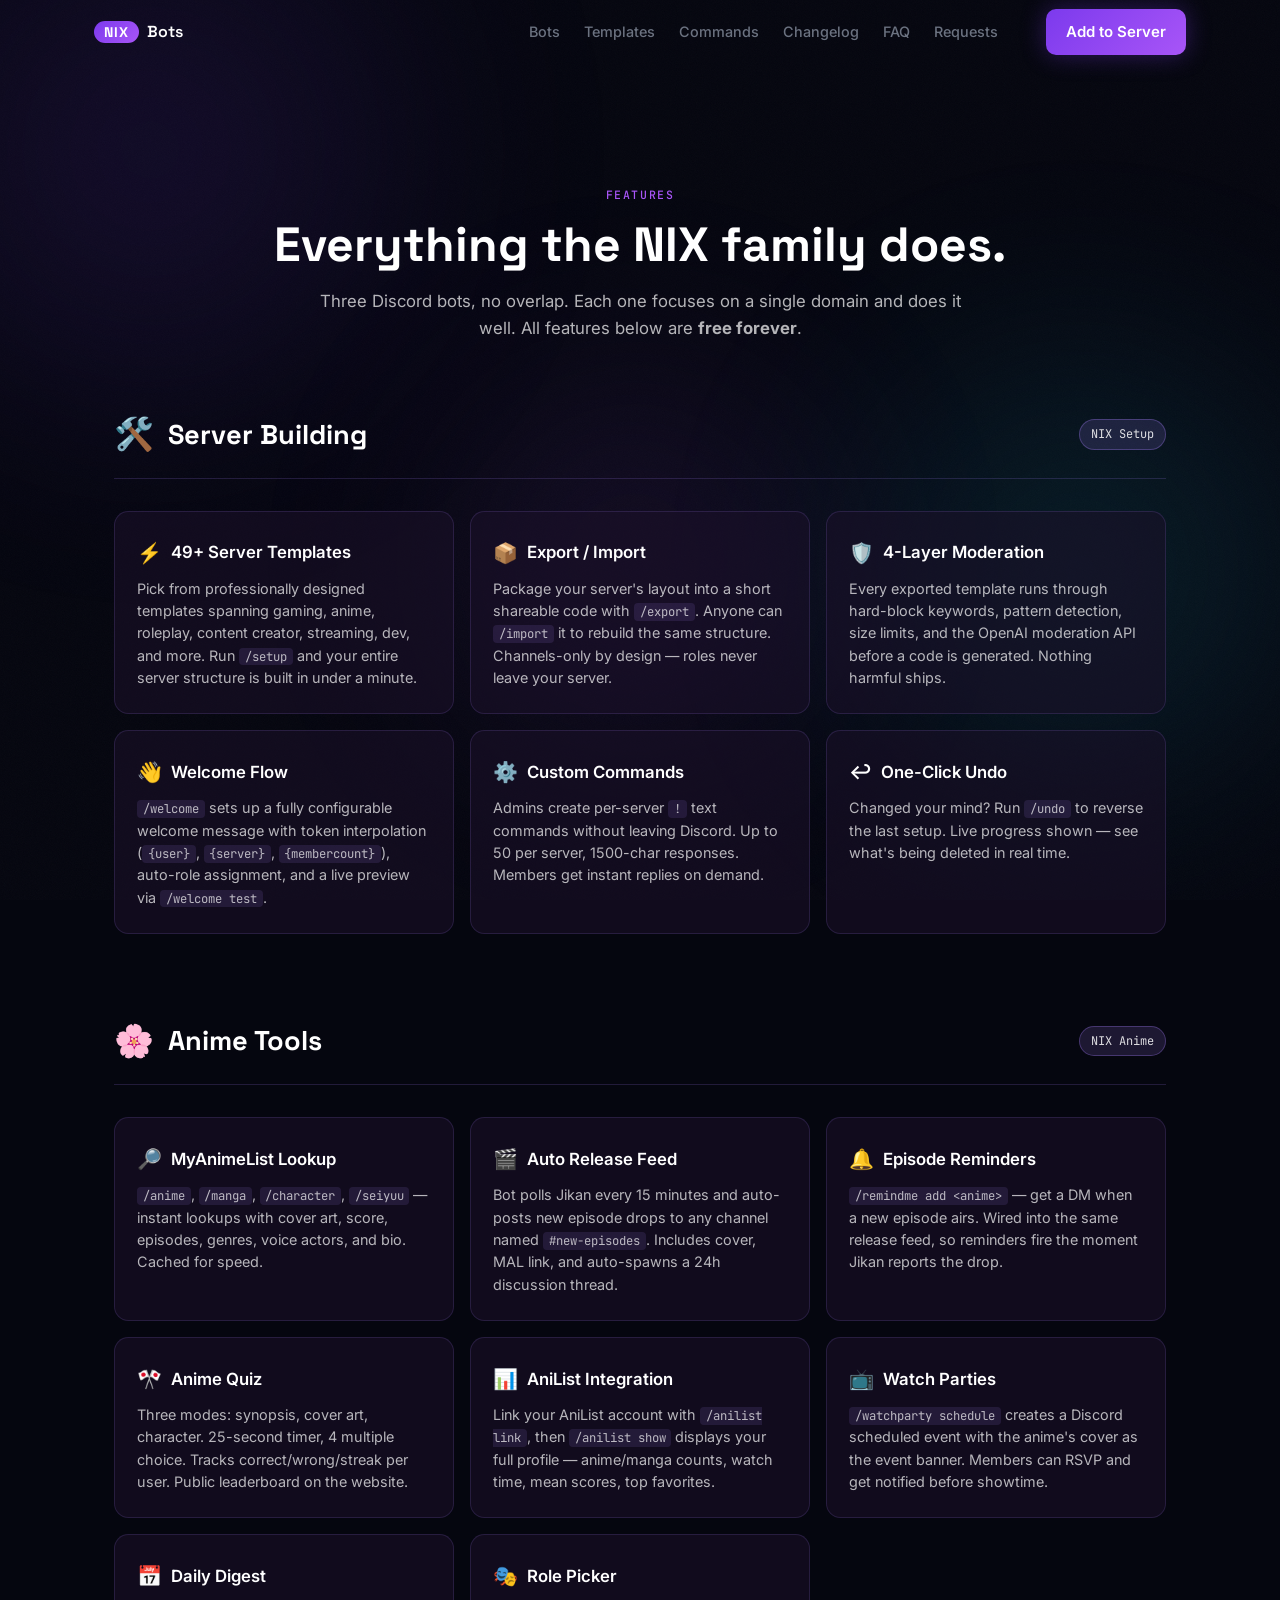
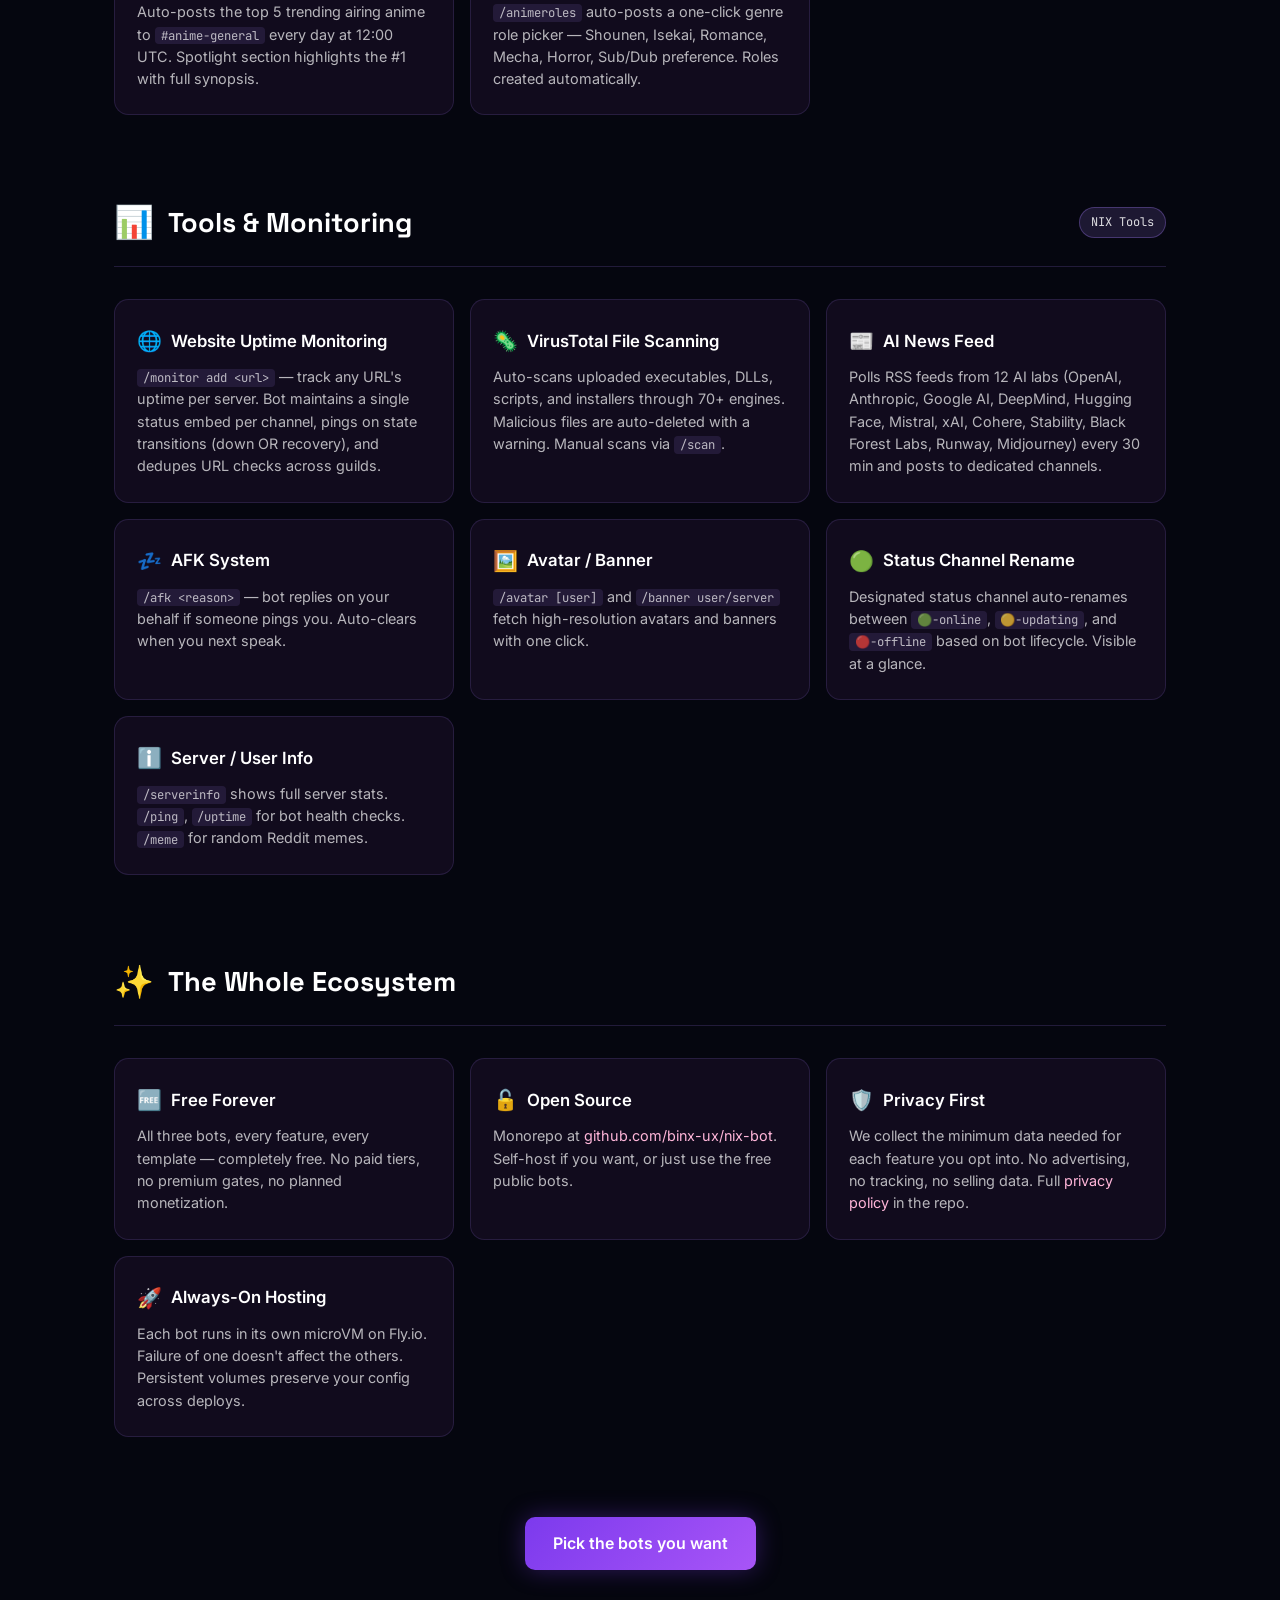
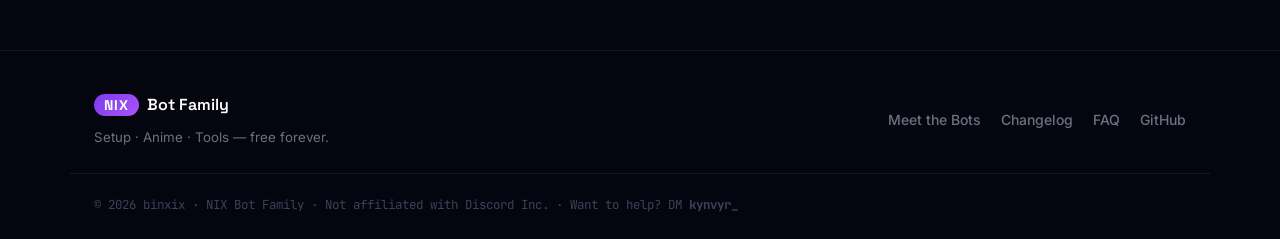
<file: features.html>
<!DOCTYPE html>
<html lang="en">
<head>
  <meta charset="UTF-8" />
  <meta name="viewport" content="width=device-width, initial-scale=1.0" />
  <meta name="view-transition" content="same-origin" />
  <title>Features — NIX Bot Family</title>
  <meta name="description" content="What the NIX Bot family does — server templates, anime tools, monitoring, file scanning, and more. Free forever." />
  <meta property="og:title" content="Features — NIX Bot Family" />
  <meta name="theme-color" content="#7C3AED" />
  <link rel="icon" type="image/svg+xml" href="favicon.svg" />
  <link rel="preconnect" href="https://fonts.googleapis.com" />
  <link rel="preconnect" href="https://fonts.gstatic.com" crossorigin />
  <link href="https://fonts.googleapis.com/css2?family=Space+Grotesk:wght@400;600;700&family=Inter:wght@400;500;600&family=JetBrains+Mono:wght@400;500&display=swap" rel="stylesheet" />
  <link rel="stylesheet" href="style.css" />
  <style>
    .feat-page { padding: 120px 0 80px; }
    .feat-page .container { max-width: 1100px; }
    .feat-page h1 {
      font-family: 'Space Grotesk', sans-serif;
      font-size: clamp(2rem, 5vw, 3rem);
      font-weight: 700;
      color: #fff;
      text-align: center;
      margin: 0.75rem 0 1rem;
      line-height: 1.15;
    }
    .feat-page .feat-intro {
      text-align: center;
      max-width: 42rem;
      margin: 0 auto 4rem;
      color: rgba(255,255,255,0.7);
      font-size: 1.05rem;
      line-height: 1.65;
    }

    .feat-section { margin-bottom: 5rem; }
    .feat-section__head {
      display: flex;
      align-items: center;
      gap: 0.85rem;
      margin-bottom: 2rem;
      padding-bottom: 1rem;
      border-bottom: 1px solid rgba(168,130,255,0.18);
    }
    .feat-section__emoji { font-size: 2rem; }
    .feat-section__title {
      font-family: 'Space Grotesk', sans-serif;
      font-weight: 700;
      font-size: 1.7rem;
      color: #fff;
    }
    .feat-section__bot {
      margin-left: auto;
      font-family: 'JetBrains Mono', monospace;
      font-size: 0.75rem;
      padding: 0.25rem 0.7rem;
      background: rgba(168,130,255,0.15);
      border: 1px solid rgba(168,130,255,0.3);
      border-radius: 999px;
      color: rgba(255,255,255,0.85);
    }

    .feat-grid {
      display: grid;
      grid-template-columns: repeat(auto-fit, minmax(280px, 1fr));
      gap: 1rem;
    }
    .feat-card {
      padding: 1.5rem 1.4rem;
      border-radius: 0.9rem;
      background: rgba(28,17,43,0.55);
      border: 1px solid rgba(168,130,255,0.15);
      transition: border-color 0.25s ease, transform 0.25s ease, box-shadow 0.25s ease;
    }
    .feat-card:hover {
      border-color: rgba(168,130,255,0.4);
      transform: translateY(-2px);
      box-shadow: 0 8px 24px -8px rgba(124,58,237,0.35);
    }
    .feat-card__title {
      display: flex;
      align-items: center;
      gap: 0.55rem;
      font-weight: 600;
      font-size: 1.05rem;
      color: #fff;
      margin-bottom: 0.5rem;
    }
    .feat-card__title-emoji { font-size: 1.25rem; }
    .feat-card__desc {
      font-size: 0.9rem;
      color: rgba(255,255,255,0.7);
      line-height: 1.55;
      margin: 0;
    }
    .feat-card__desc code {
      font-family: 'JetBrains Mono', monospace;
      background: rgba(168,130,255,0.12);
      padding: 0.05rem 0.35rem;
      border-radius: 0.25rem;
      font-size: 0.85em;
    }
  </style>
</head>
<body>

  <div class="cursor-dot" id="cursorDot" aria-hidden="true"></div>
  <div class="cursor-ring" id="cursorRing" aria-hidden="true"></div>
  <div class="aurora" aria-hidden="true">
    <div class="aurora__blob aurora__blob--1"></div>
    <div class="aurora__blob aurora__blob--2"></div>
    <div class="aurora__blob aurora__blob--3"></div>
  </div>
  <div class="noise" aria-hidden="true"></div>

  <nav class="nav" id="nav">
    <div class="nav__inner container">
      <a href="index.html" class="nav__logo" aria-label="NIX Bot Family home">
        <span class="nav__logo-pill">NIX</span>
        <span class="nav__logo-text">Bots</span>
      </a>
      <ul class="nav__links" role="list">
        <li><a href="index.html#bot-family" class="nav__link">Bots</a></li>
        <li><a href="templates.html" class="nav__link">Templates</a></li>
        <li><a href="commands.html" class="nav__link">Commands</a></li>
        <li><a href="changelog.html" class="nav__link">Changelog</a></li>
        <li><a href="faq.html" class="nav__link">FAQ</a></li>
        <li><a href="requests.html" class="nav__link">Requests</a></li>
      </ul>
      <a href="index.html#bot-family" class="btn btn--primary nav__cta">Add to Server</a>
      <button class="nav__hamburger" id="navHamburger" aria-label="Toggle menu" aria-expanded="false">
        <span></span><span></span><span></span>
      </button>
    </div>
  </nav>

  <main class="feat-page">
    <div class="container">
      <div class="section-label" style="text-align:center">FEATURES</div>
      <h1>Everything the NIX family does.</h1>
      <p class="feat-intro">
        Three Discord bots, no overlap. Each one focuses on a single domain and does it well.
        All features below are <strong>free forever</strong>.
      </p>

      <!-- SETUP -->
      <section class="feat-section">
        <div class="feat-section__head">
          <span class="feat-section__emoji">🛠️</span>
          <h2 class="feat-section__title">Server Building</h2>
          <span class="feat-section__bot">NIX Setup</span>
        </div>
        <div class="feat-grid">
          <div class="feat-card">
            <div class="feat-card__title"><span class="feat-card__title-emoji">⚡</span> 49+ Server Templates</div>
            <p class="feat-card__desc">Pick from professionally designed templates spanning gaming, anime, roleplay, content creator, streaming, dev, and more. Run <code>/setup</code> and your entire server structure is built in under a minute.</p>
          </div>
          <div class="feat-card">
            <div class="feat-card__title"><span class="feat-card__title-emoji">📦</span> Export / Import</div>
            <p class="feat-card__desc">Package your server's layout into a short shareable code with <code>/export</code>. Anyone can <code>/import</code> it to rebuild the same structure. Channels-only by design — roles never leave your server.</p>
          </div>
          <div class="feat-card">
            <div class="feat-card__title"><span class="feat-card__title-emoji">🛡️</span> 4-Layer Moderation</div>
            <p class="feat-card__desc">Every exported template runs through hard-block keywords, pattern detection, size limits, and the OpenAI moderation API before a code is generated. Nothing harmful ships.</p>
          </div>
          <div class="feat-card">
            <div class="feat-card__title"><span class="feat-card__title-emoji">👋</span> Welcome Flow</div>
            <p class="feat-card__desc"><code>/welcome</code> sets up a fully configurable welcome message with token interpolation (<code>{user}</code>, <code>{server}</code>, <code>{membercount}</code>), auto-role assignment, and a live preview via <code>/welcome test</code>.</p>
          </div>
          <div class="feat-card">
            <div class="feat-card__title"><span class="feat-card__title-emoji">⚙️</span> Custom Commands</div>
            <p class="feat-card__desc">Admins create per-server <code>!</code> text commands without leaving Discord. Up to 50 per server, 1500-char responses. Members get instant replies on demand.</p>
          </div>
          <div class="feat-card">
            <div class="feat-card__title"><span class="feat-card__title-emoji">↩️</span> One-Click Undo</div>
            <p class="feat-card__desc">Changed your mind? Run <code>/undo</code> to reverse the last setup. Live progress shown — see what's being deleted in real time.</p>
          </div>
        </div>
      </section>

      <!-- ANIME -->
      <section class="feat-section">
        <div class="feat-section__head">
          <span class="feat-section__emoji">🌸</span>
          <h2 class="feat-section__title">Anime Tools</h2>
          <span class="feat-section__bot">NIX Anime</span>
        </div>
        <div class="feat-grid">
          <div class="feat-card">
            <div class="feat-card__title"><span class="feat-card__title-emoji">🔎</span> MyAnimeList Lookup</div>
            <p class="feat-card__desc"><code>/anime</code>, <code>/manga</code>, <code>/character</code>, <code>/seiyuu</code> — instant lookups with cover art, score, episodes, genres, voice actors, and bio. Cached for speed.</p>
          </div>
          <div class="feat-card">
            <div class="feat-card__title"><span class="feat-card__title-emoji">🎬</span> Auto Release Feed</div>
            <p class="feat-card__desc">Bot polls Jikan every 15 minutes and auto-posts new episode drops to any channel named <code>#new-episodes</code>. Includes cover, MAL link, and auto-spawns a 24h discussion thread.</p>
          </div>
          <div class="feat-card">
            <div class="feat-card__title"><span class="feat-card__title-emoji">🔔</span> Episode Reminders</div>
            <p class="feat-card__desc"><code>/remindme add &lt;anime&gt;</code> — get a DM when a new episode airs. Wired into the same release feed, so reminders fire the moment Jikan reports the drop.</p>
          </div>
          <div class="feat-card">
            <div class="feat-card__title"><span class="feat-card__title-emoji">🎌</span> Anime Quiz</div>
            <p class="feat-card__desc">Three modes: synopsis, cover art, character. 25-second timer, 4 multiple choice. Tracks correct/wrong/streak per user. Public leaderboard on the website.</p>
          </div>
          <div class="feat-card">
            <div class="feat-card__title"><span class="feat-card__title-emoji">📊</span> AniList Integration</div>
            <p class="feat-card__desc">Link your AniList account with <code>/anilist link</code>, then <code>/anilist show</code> displays your full profile — anime/manga counts, watch time, mean scores, top favorites.</p>
          </div>
          <div class="feat-card">
            <div class="feat-card__title"><span class="feat-card__title-emoji">📺</span> Watch Parties</div>
            <p class="feat-card__desc"><code>/watchparty schedule</code> creates a Discord scheduled event with the anime's cover as the event banner. Members can RSVP and get notified before showtime.</p>
          </div>
          <div class="feat-card">
            <div class="feat-card__title"><span class="feat-card__title-emoji">📅</span> Daily Digest</div>
            <p class="feat-card__desc">Auto-posts the top 5 trending airing anime to <code>#anime-general</code> every day at 12:00 UTC. Spotlight section highlights the #1 with full synopsis.</p>
          </div>
          <div class="feat-card">
            <div class="feat-card__title"><span class="feat-card__title-emoji">🎭</span> Role Picker</div>
            <p class="feat-card__desc"><code>/animeroles</code> auto-posts a one-click genre role picker — Shounen, Isekai, Romance, Mecha, Horror, Sub/Dub preference. Roles created automatically.</p>
          </div>
        </div>
      </section>

      <!-- TOOLS -->
      <section class="feat-section">
        <div class="feat-section__head">
          <span class="feat-section__emoji">📊</span>
          <h2 class="feat-section__title">Tools &amp; Monitoring</h2>
          <span class="feat-section__bot">NIX Tools</span>
        </div>
        <div class="feat-grid">
          <div class="feat-card">
            <div class="feat-card__title"><span class="feat-card__title-emoji">🌐</span> Website Uptime Monitoring</div>
            <p class="feat-card__desc"><code>/monitor add &lt;url&gt;</code> — track any URL's uptime per server. Bot maintains a single status embed per channel, pings on state transitions (down OR recovery), and dedupes URL checks across guilds.</p>
          </div>
          <div class="feat-card">
            <div class="feat-card__title"><span class="feat-card__title-emoji">🦠</span> VirusTotal File Scanning</div>
            <p class="feat-card__desc">Auto-scans uploaded executables, DLLs, scripts, and installers through 70+ engines. Malicious files are auto-deleted with a warning. Manual scans via <code>/scan</code>.</p>
          </div>
          <div class="feat-card">
            <div class="feat-card__title"><span class="feat-card__title-emoji">📰</span> AI News Feed</div>
            <p class="feat-card__desc">Polls RSS feeds from 12 AI labs (OpenAI, Anthropic, Google AI, DeepMind, Hugging Face, Mistral, xAI, Cohere, Stability, Black Forest Labs, Runway, Midjourney) every 30 min and posts to dedicated channels.</p>
          </div>
          <div class="feat-card">
            <div class="feat-card__title"><span class="feat-card__title-emoji">💤</span> AFK System</div>
            <p class="feat-card__desc"><code>/afk &lt;reason&gt;</code> — bot replies on your behalf if someone pings you. Auto-clears when you next speak.</p>
          </div>
          <div class="feat-card">
            <div class="feat-card__title"><span class="feat-card__title-emoji">🖼️</span> Avatar / Banner</div>
            <p class="feat-card__desc"><code>/avatar [user]</code> and <code>/banner user/server</code> fetch high-resolution avatars and banners with one click.</p>
          </div>
          <div class="feat-card">
            <div class="feat-card__title"><span class="feat-card__title-emoji">🟢</span> Status Channel Rename</div>
            <p class="feat-card__desc">Designated status channel auto-renames between <code>🟢-online</code>, <code>🟡-updating</code>, and <code>🔴-offline</code> based on bot lifecycle. Visible at a glance.</p>
          </div>
          <div class="feat-card">
            <div class="feat-card__title"><span class="feat-card__title-emoji">ℹ️</span> Server / User Info</div>
            <p class="feat-card__desc"><code>/serverinfo</code> shows full server stats. <code>/ping</code>, <code>/uptime</code> for bot health checks. <code>/meme</code> for random Reddit memes.</p>
          </div>
        </div>
      </section>

      <!-- ECOSYSTEM -->
      <section class="feat-section">
        <div class="feat-section__head">
          <span class="feat-section__emoji">✨</span>
          <h2 class="feat-section__title">The Whole Ecosystem</h2>
        </div>
        <div class="feat-grid">
          <div class="feat-card">
            <div class="feat-card__title"><span class="feat-card__title-emoji">🆓</span> Free Forever</div>
            <p class="feat-card__desc">All three bots, every feature, every template — completely free. No paid tiers, no premium gates, no planned monetization.</p>
          </div>
          <div class="feat-card">
            <div class="feat-card__title"><span class="feat-card__title-emoji">🔓</span> Open Source</div>
            <p class="feat-card__desc">Monorepo at <a href="https://github.com/binx-ux/nix-bot" target="_blank" rel="noopener noreferrer" style="color:#FFB6D9">github.com/binx-ux/nix-bot</a>. Self-host if you want, or just use the free public bots.</p>
          </div>
          <div class="feat-card">
            <div class="feat-card__title"><span class="feat-card__title-emoji">🛡️</span> Privacy First</div>
            <p class="feat-card__desc">We collect the minimum data needed for each feature you opt into. No advertising, no tracking, no selling data. Full <a href="https://github.com/binx-ux/nix-bot" target="_blank" rel="noopener noreferrer" style="color:#FFB6D9">privacy policy</a> in the repo.</p>
          </div>
          <div class="feat-card">
            <div class="feat-card__title"><span class="feat-card__title-emoji">🚀</span> Always-On Hosting</div>
            <p class="feat-card__desc">Each bot runs in its own microVM on Fly.io. Failure of one doesn't affect the others. Persistent volumes preserve your config across deploys.</p>
          </div>
        </div>
      </section>

      <p style="text-align:center; margin-top: 3rem;">
        <a href="index.html#bot-family" class="btn btn--primary btn--lg">Pick the bots you want</a>
      </p>

    </div>
  </main>

  <footer class="footer">
    <div class="container footer__inner">
      <div class="footer__left">
        <a href="index.html" class="footer__logo" aria-label="NIX Bot Family home">
          <span class="nav__logo-pill">NIX</span>
          <span class="nav__logo-text">Bot Family</span>
        </a>
        <p class="footer__tagline">Setup · Anime · Tools — free forever.</p>
      </div>
      <nav class="footer__links" aria-label="Footer navigation">
        <a href="index.html#bot-family" class="footer__link">Meet the Bots</a>
        <a href="changelog.html" class="footer__link">Changelog</a>
        <a href="faq.html" class="footer__link">FAQ</a>
        <a href="https://github.com/binx-ux/nix-bot" class="footer__link" target="_blank" rel="noopener noreferrer">GitHub</a>
      </nav>
    </div>
    <div class="container footer__bottom">
      <p class="footer__copy">&copy; 2026 binxix &middot; NIX Bot Family &middot; Not affiliated with Discord Inc. &middot; Want to help? DM <strong>kynvyr_</strong></p>
    </div>
  </footer>

</body>
</html>
</file>
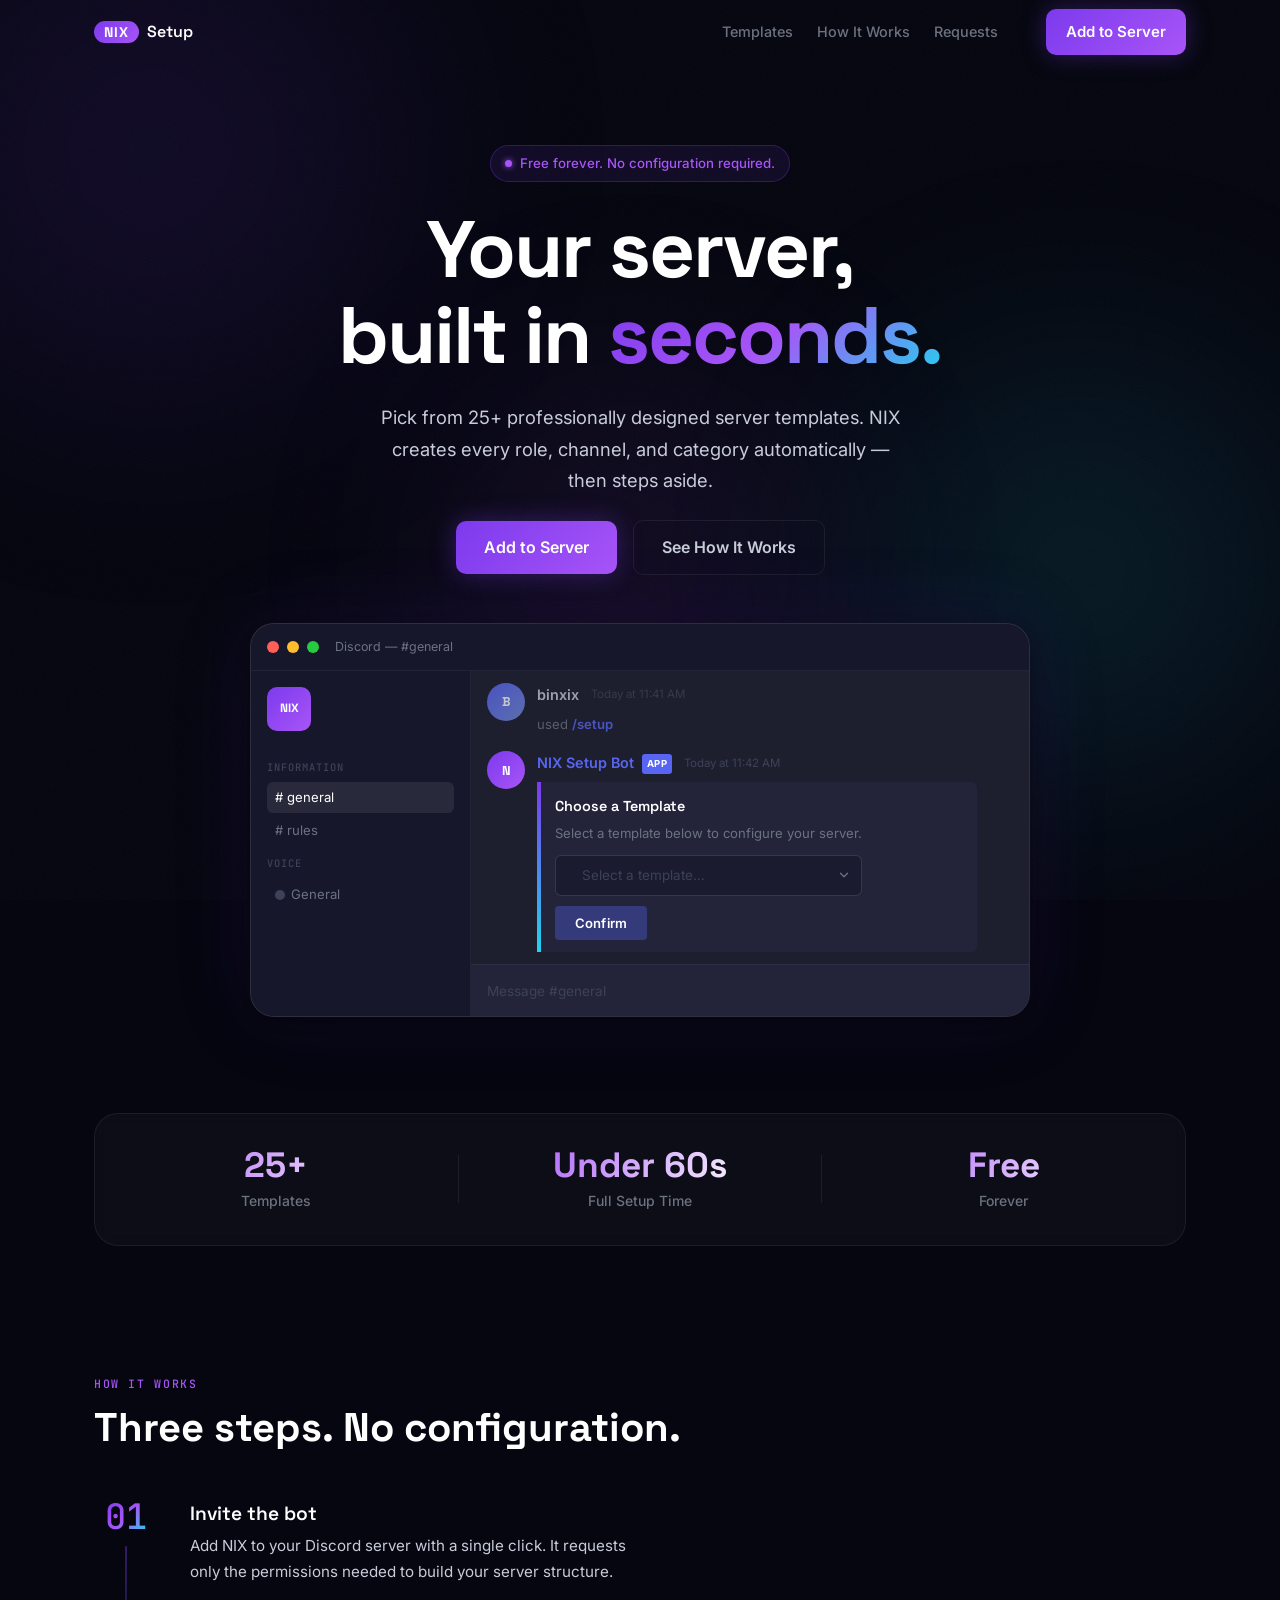
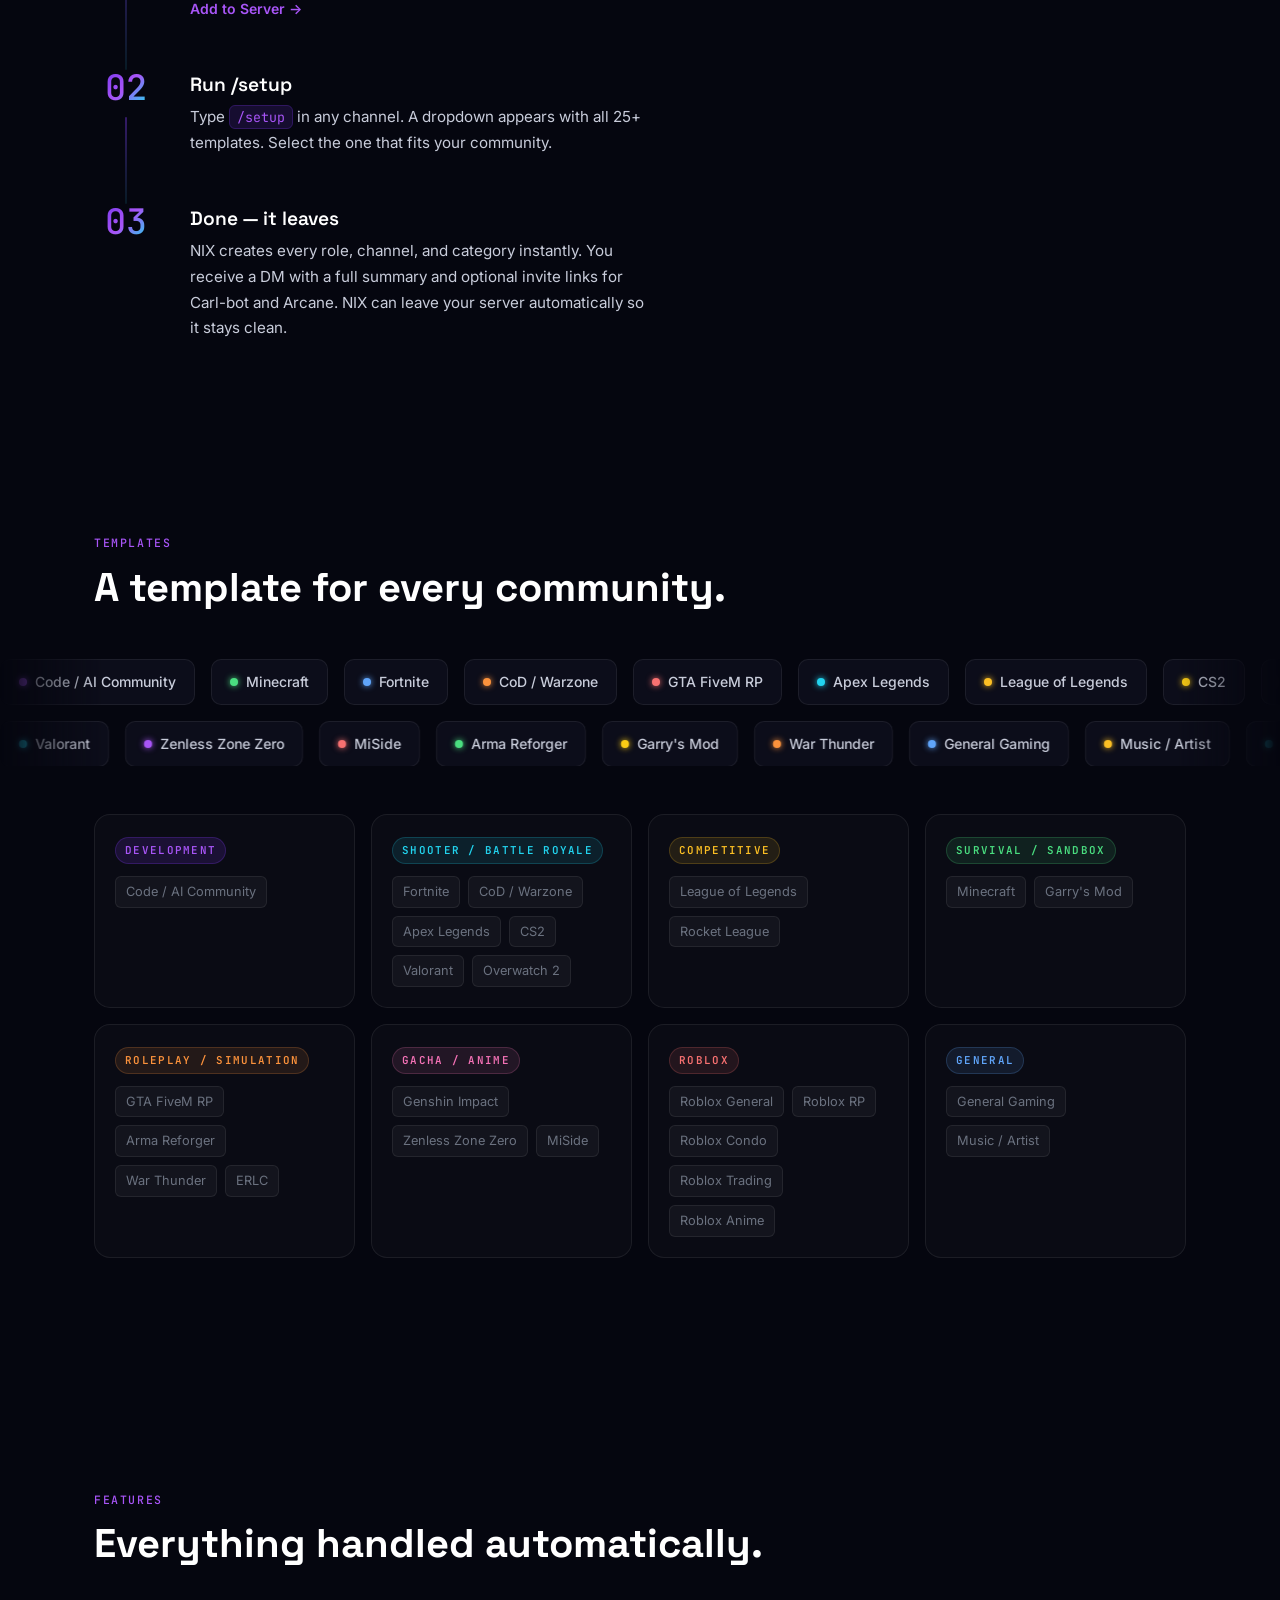
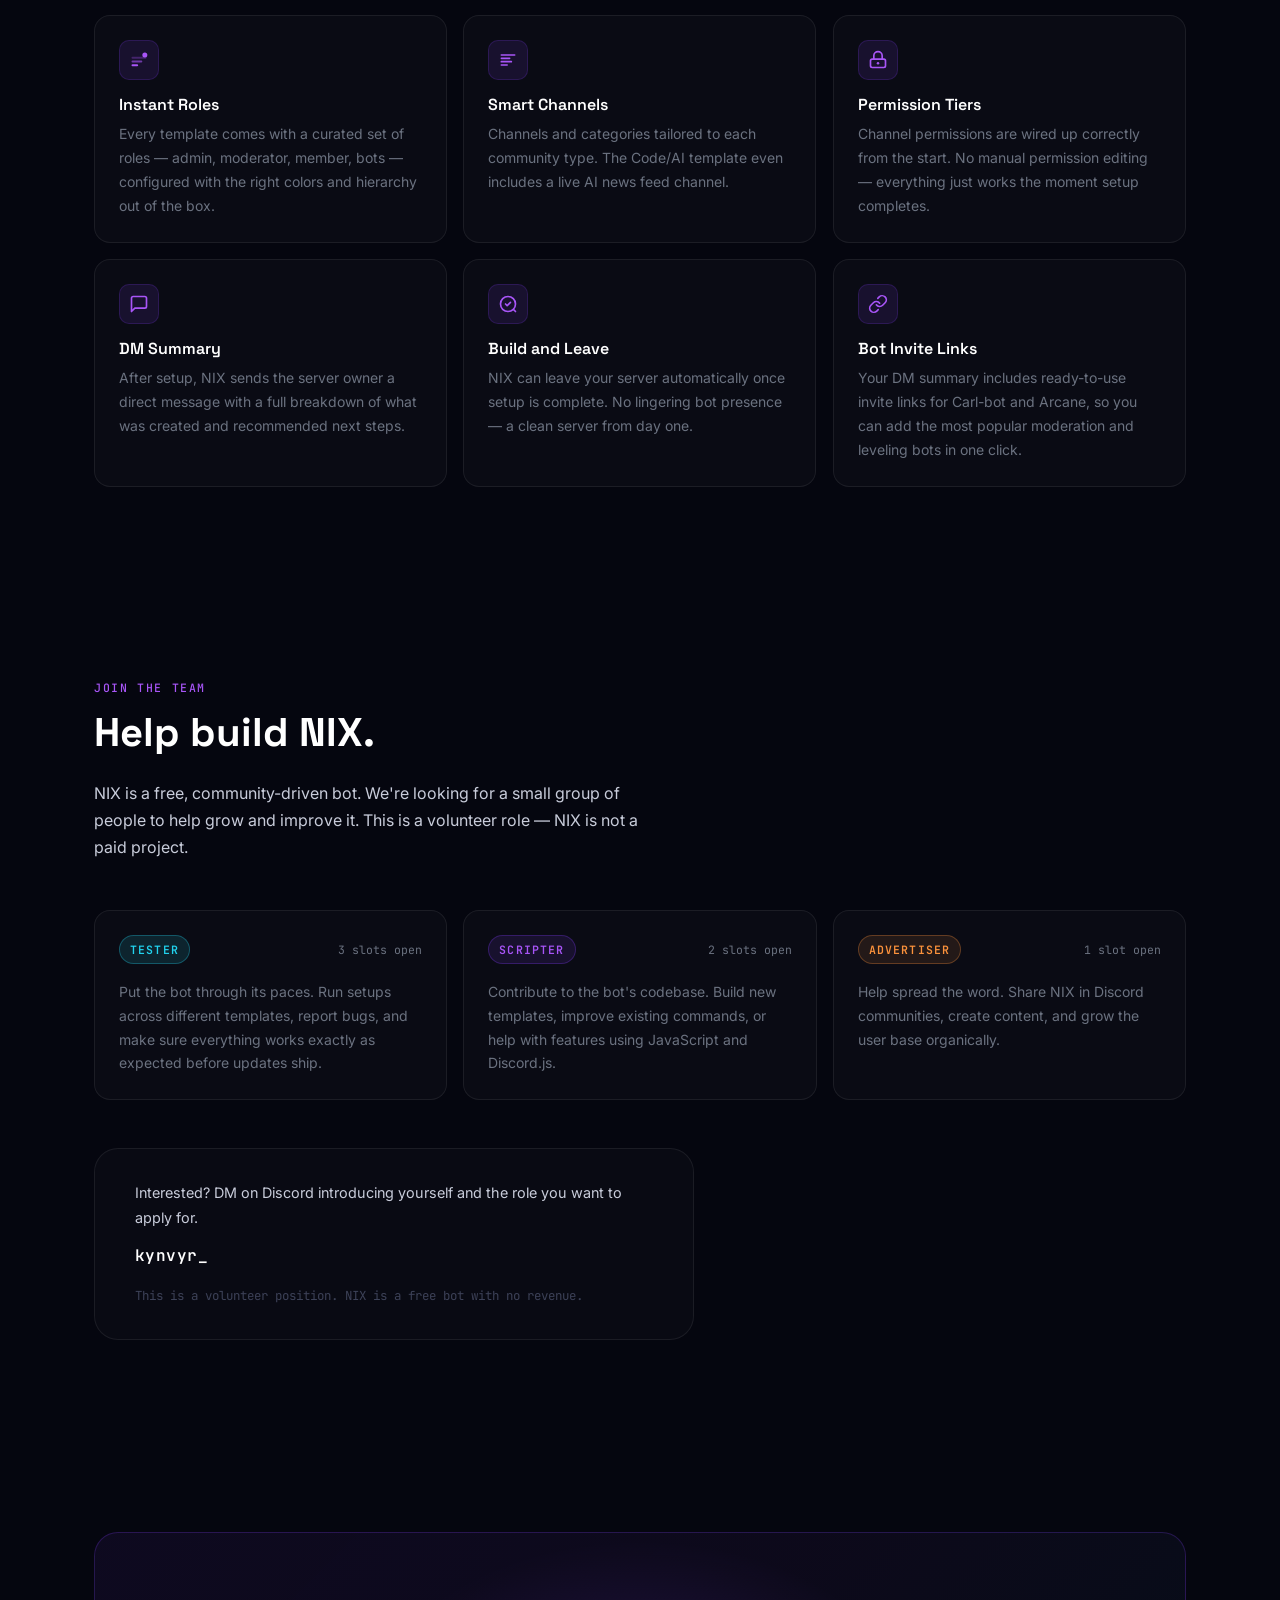
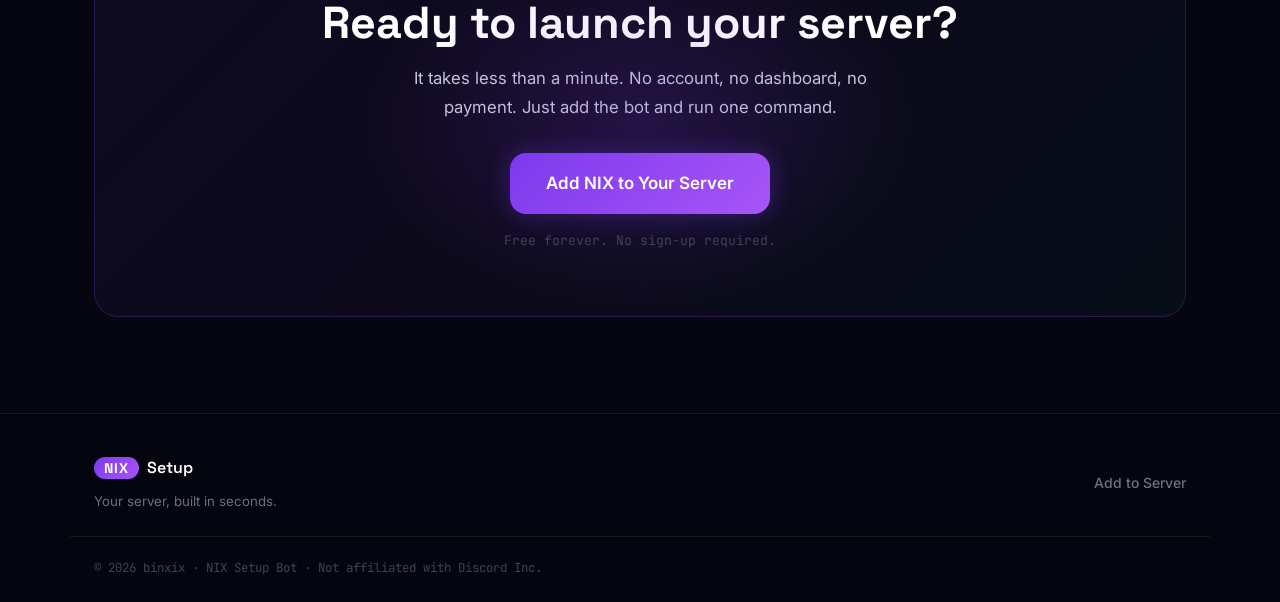
<file: index_good.html>
<!DOCTYPE html>
<html lang="en">
<head>
  <meta charset="UTF-8" />
  <meta name="viewport" content="width=device-width, initial-scale=1.0" />
  <title>NIX Setup Bot — Your server, built in seconds.</title>
  <meta name="description" content="NIX Setup Bot by binxix. Pick from 25+ Discord server templates and get roles, channels, and categories created instantly. Free forever." />
  <meta property="og:title" content="NIX Setup Bot" />
  <meta property="og:description" content="Pick from 25+ Discord server templates. Roles, channels, and categories created instantly. Free forever." />
  <meta property="og:type" content="website" />
  <link rel="preconnect" href="https://fonts.googleapis.com" />
  <link rel="preconnect" href="https://fonts.gstatic.com" crossorigin />
  <link href="https://fonts.googleapis.com/css2?family=Space+Grotesk:wght@400;600;700&family=Inter:wght@400;500;600&family=JetBrains+Mono:wght@400;500&display=swap" rel="stylesheet" />
  <link rel="stylesheet" href="style.css" />
</head>
<body>

  <!-- Scroll progress bar -->
  <div class="scroll-progress" id="scrollProgress"></div>

  <!-- Aurora background blobs -->
  <div class="aurora" aria-hidden="true">
    <div class="aurora__blob aurora__blob--1"></div>
    <div class="aurora__blob aurora__blob--2"></div>
    <div class="aurora__blob aurora__blob--3"></div>
  </div>

  <!-- Noise overlay -->
  <div class="noise" aria-hidden="true"></div>

  <!-- ===================== NAV ===================== -->
  <nav class="nav" id="nav">
    <div class="nav__inner container">
      <a href="#" class="nav__logo" aria-label="NIX Setup Bot home">
        <span class="nav__logo-pill">NIX</span>
        <span class="nav__logo-text">Setup</span>
      </a>
      <ul class="nav__links" role="list">
        <li><a href="#templates" class="nav__link">Templates</a></li>
        <li><a href="#how-it-works" class="nav__link">How It Works</a></li>
        <li><a href="requests.html" class="nav__link">Requests</a></li>

      </ul>
      <a
        href="https://discord.com/oauth2/authorize?client_id=1477367299706060810&permissions=8&integration_type=0&scope=bot"
        class="btn btn--primary nav__cta"
        target="_blank"
        rel="noopener noreferrer"
      >Add to Server</a>
      <button class="nav__hamburger" id="navHamburger" aria-label="Toggle menu" aria-expanded="false">
        <span></span><span></span><span></span>
      </button>
    </div>
    <!-- Mobile menu -->
    <div class="nav__mobile" id="navMobile" aria-hidden="true">
      <a href="#templates" class="nav__mobile-link">Templates</a>
      <a href="#how-it-works" class="nav__mobile-link">How It Works</a>
      <a href="requests.html" class="nav__mobile-link">Requests</a>

      <a href="https://discord.com/oauth2/authorize?client_id=1477367299706060810&permissions=8&integration_type=0&scope=bot" class="btn btn--primary nav__mobile-cta" target="_blank" rel="noopener noreferrer">Add to Server</a>
    </div>
  </nav>

  <main>

    <!-- ===================== HERO ===================== -->
    <section class="hero" id="hero">
      <div class="container hero__inner">
        <div class="hero__badge" data-reveal="up">
          <span class="hero__badge-dot"></span>
          <span>Free forever. No configuration required.</span>
        </div>
        <h1 class="hero__headline" data-reveal="up">
          Your server,<br />
          built in <span class="text-gradient">seconds.</span>
        </h1>
        <p class="hero__sub" data-reveal="up">
          Pick from 25+ professionally designed server templates. NIX creates every role,
          channel, and category automatically — then steps aside.
        </p>
        <div class="hero__ctas" data-reveal="up">
          <a
            href="https://discord.com/oauth2/authorize?client_id=1477367299706060810&permissions=8&integration_type=0&scope=bot"
            class="btn btn--primary btn--lg"
            target="_blank"
            rel="noopener noreferrer"
          >Add to Server</a>
          <a href="#how-it-works" class="btn btn--ghost btn--lg">See How It Works</a>
        </div>

        <!-- Discord mockup -->
        <div class="mockup" data-reveal="up" aria-label="Discord command preview">
          <div class="mockup__bar">
            <span class="mockup__dot mockup__dot--red"></span>
            <span class="mockup__dot mockup__dot--yellow"></span>
            <span class="mockup__dot mockup__dot--green"></span>
            <span class="mockup__title">Discord — #general</span>
          </div>
          <div class="mockup__body">
            <div class="mockup__sidebar">
              <div class="mockup__server-icon">NIX</div>
              <div class="mockup__channel-list" id="mockupChannels">
                <div class="mockup__category">INFORMATION</div>
                <div class="mockup__channel mockup__channel--active"># general</div>
                <div class="mockup__channel"># rules</div>
                <div class="mockup__category">VOICE</div>
                <div class="mockup__channel mockup__channel--voice">General</div>
              </div>
            </div>
            <div class="mockup__chat">
              <!-- User /setup command -->
              <div class="mockup__message mockup__message--user">
                <div class="mockup__avatar mockup__avatar--user">B</div>
                <div class="mockup__message-content">
                  <div class="mockup__message-header">
                    <span class="mockup__username">binxix</span>
                    <span class="mockup__timestamp">Today at 11:41 AM</span>
                  </div>
                  <div class="mockup__slash-cmd">used <strong>/setup</strong></div>
                </div>
              </div>
              <!-- Bot response -->
              <div class="mockup__message mockup__message--bot">
                <div class="mockup__avatar mockup__avatar--bot">N</div>
                <div class="mockup__message-content">
                  <div class="mockup__message-header">
                    <span class="mockup__username mockup__username--bot">NIX Setup Bot</span>
                    <span class="mockup__badge-tag">APP</span>
                    <span class="mockup__timestamp">Today at 11:42 AM</span>
                  </div>
                  <div class="mockup__embed">
                    <div class="mockup__embed-bar"></div>
                    <div class="mockup__embed-body">
                      <div class="mockup__embed-title">Choose a Template</div>
                      <div class="mockup__embed-desc">Select a template below to configure your server.</div>
                      <div class="mockup__select" id="mockupSelect">
                        <div class="mockup__select-inner" id="mockupSelectTrigger">
                          <span class="mockup__select-dot" id="mockupSelectedDot" style="background:transparent"></span>
                          <span id="mockupSelectedLabel" style="color:var(--color-text-faint)">Select a template…</span>
                          <svg class="mockup__select-chevron" viewBox="0 0 16 16" fill="none">
                            <path d="M4 6l4 4 4-4" stroke="currentColor" stroke-width="1.5" stroke-linecap="round" stroke-linejoin="round"/>
                          </svg>
                        </div>
                        <div class="mockup__dropdown" id="mockupDropdown"></div>
                      </div>
                      <button class="mockup__confirm-btn" id="mockupConfirmBtn" disabled>Confirm</button>
                    </div>
                  </div>
                </div>
              </div>
              <div class="mockup__input-bar">
                <span class="mockup__input-text">Message #general</span>
              </div>
            </div>
          </div>
        </div>
        <!-- End mockup -->

      </div>
    </section>

    <!-- ===================== STAT STRIP ===================== -->
    <section class="stats" aria-label="Key statistics">
      <div class="container">
        <div class="stats__inner" data-reveal="up">
          <div class="stats__item">
            <div class="stats__number">25+</div>
            <div class="stats__label">Templates</div>
          </div>
          <div class="stats__divider" aria-hidden="true"></div>
          <div class="stats__item">
            <div class="stats__number">Under 60s</div>
            <div class="stats__label">Full Setup Time</div>
          </div>
          <div class="stats__divider" aria-hidden="true"></div>
          <div class="stats__item">
            <div class="stats__number">Free</div>
            <div class="stats__label">Forever</div>
          </div>
        </div>
      </div>
    </section>

    <!-- ===================== HOW IT WORKS ===================== -->
    <section class="steps" id="how-it-works">
      <div class="container">
        <div class="section-label" data-reveal="up">HOW IT WORKS</div>
        <h2 class="section-heading" data-reveal="up">Three steps. No configuration.</h2>
        <div class="steps__list">

          <div class="steps__item" data-reveal="up">
            <div class="steps__left">
              <div class="steps__number">01</div>
              <div class="steps__line" aria-hidden="true"></div>
            </div>
            <div class="steps__content">
              <h3 class="steps__title">Invite the bot</h3>
              <p class="steps__desc">
                Add NIX to your Discord server with a single click. It requests only
                the permissions needed to build your server structure.
              </p>
              <a
                href="https://discord.com/oauth2/authorize?client_id=1477367299706060810&permissions=8&integration_type=0&scope=bot"
                class="steps__link"
                target="_blank"
                rel="noopener noreferrer"
              >Add to Server &rarr;</a>
            </div>
          </div>

          <div class="steps__item" data-reveal="up">
            <div class="steps__left">
              <div class="steps__number">02</div>
              <div class="steps__line" aria-hidden="true"></div>
            </div>
            <div class="steps__content">
              <h3 class="steps__title">Run /setup</h3>
              <p class="steps__desc">
                Type <code class="code-inline">/setup</code> in any channel. A dropdown appears
                with all 25+ templates. Select the one that fits your community.
              </p>
            </div>
          </div>

          <div class="steps__item steps__item--last" data-reveal="up">
            <div class="steps__left">
              <div class="steps__number">03</div>
            </div>
            <div class="steps__content">
              <h3 class="steps__title">Done — it leaves</h3>
              <p class="steps__desc">
                NIX creates every role, channel, and category instantly. You receive a
                DM with a full summary and optional invite links for Carl-bot and Arcane.
                NIX can leave your server automatically so it stays clean.
              </p>
            </div>
          </div>

        </div>
      </div>
    </section>

    <!-- ===================== TEMPLATES ===================== -->
    <section class="templates" id="templates">
      <div class="container">
        <div class="section-label" data-reveal="up">TEMPLATES</div>
        <h2 class="section-heading" data-reveal="up">A template for every community.</h2>
      </div>

      <!-- Marquee Row 1 — left -->
      <div class="marquee" aria-label="Template names" role="list">
        <div class="marquee__track">
          <div class="marquee__card" role="listitem"><span class="marquee__dot marquee__dot--purple"></span>Code / AI Community</div>
          <div class="marquee__card" role="listitem"><span class="marquee__dot marquee__dot--green"></span>Minecraft</div>
          <div class="marquee__card" role="listitem"><span class="marquee__dot marquee__dot--blue"></span>Fortnite</div>
          <div class="marquee__card" role="listitem"><span class="marquee__dot marquee__dot--orange"></span>CoD / Warzone</div>
          <div class="marquee__card" role="listitem"><span class="marquee__dot marquee__dot--red"></span>GTA FiveM RP</div>
          <div class="marquee__card" role="listitem"><span class="marquee__dot marquee__dot--cyan"></span>Apex Legends</div>
          <div class="marquee__card" role="listitem"><span class="marquee__dot marquee__dot--gold"></span>League of Legends</div>
          <div class="marquee__card" role="listitem"><span class="marquee__dot marquee__dot--yellow"></span>CS2</div>
          <div class="marquee__card" role="listitem"><span class="marquee__dot marquee__dot--orange"></span>Overwatch 2</div>
          <div class="marquee__card" role="listitem"><span class="marquee__dot marquee__dot--blue"></span>Rocket League</div>
          <div class="marquee__card" role="listitem"><span class="marquee__dot marquee__dot--purple"></span>Genshin Impact</div>
          <div class="marquee__card" role="listitem"><span class="marquee__dot marquee__dot--red"></span>ERLC</div>
          <div class="marquee__card" role="listitem"><span class="marquee__dot marquee__dot--green"></span>Roblox General</div>
          <!-- duplicate set -->
          <div class="marquee__card" role="listitem"><span class="marquee__dot marquee__dot--purple"></span>Code / AI Community</div>
          <div class="marquee__card" role="listitem"><span class="marquee__dot marquee__dot--green"></span>Minecraft</div>
          <div class="marquee__card" role="listitem"><span class="marquee__dot marquee__dot--blue"></span>Fortnite</div>
          <div class="marquee__card" role="listitem"><span class="marquee__dot marquee__dot--orange"></span>CoD / Warzone</div>
          <div class="marquee__card" role="listitem"><span class="marquee__dot marquee__dot--red"></span>GTA FiveM RP</div>
          <div class="marquee__card" role="listitem"><span class="marquee__dot marquee__dot--cyan"></span>Apex Legends</div>
          <div class="marquee__card" role="listitem"><span class="marquee__dot marquee__dot--gold"></span>League of Legends</div>
          <div class="marquee__card" role="listitem"><span class="marquee__dot marquee__dot--yellow"></span>CS2</div>
          <div class="marquee__card" role="listitem"><span class="marquee__dot marquee__dot--orange"></span>Overwatch 2</div>
          <div class="marquee__card" role="listitem"><span class="marquee__dot marquee__dot--blue"></span>Rocket League</div>
          <div class="marquee__card" role="listitem"><span class="marquee__dot marquee__dot--purple"></span>Genshin Impact</div>
          <div class="marquee__card" role="listitem"><span class="marquee__dot marquee__dot--red"></span>ERLC</div>
          <div class="marquee__card" role="listitem"><span class="marquee__dot marquee__dot--green"></span>Roblox General</div>
        </div>
      </div>

      <!-- Marquee Row 2 — right -->
      <div class="marquee marquee--reverse" aria-label="More template names" role="list">
        <div class="marquee__track marquee__track--reverse">
          <div class="marquee__card" role="listitem"><span class="marquee__dot marquee__dot--cyan"></span>Valorant</div>
          <div class="marquee__card" role="listitem"><span class="marquee__dot marquee__dot--purple"></span>Zenless Zone Zero</div>
          <div class="marquee__card" role="listitem"><span class="marquee__dot marquee__dot--red"></span>MiSide</div>
          <div class="marquee__card" role="listitem"><span class="marquee__dot marquee__dot--green"></span>Arma Reforger</div>
          <div class="marquee__card" role="listitem"><span class="marquee__dot marquee__dot--yellow"></span>Garry's Mod</div>
          <div class="marquee__card" role="listitem"><span class="marquee__dot marquee__dot--orange"></span>War Thunder</div>
          <div class="marquee__card" role="listitem"><span class="marquee__dot marquee__dot--blue"></span>General Gaming</div>
          <div class="marquee__card" role="listitem"><span class="marquee__dot marquee__dot--gold"></span>Music / Artist</div>
          <div class="marquee__card" role="listitem"><span class="marquee__dot marquee__dot--cyan"></span>Roblox RP</div>
          <div class="marquee__card" role="listitem"><span class="marquee__dot marquee__dot--purple"></span>Roblox Condo</div>
          <div class="marquee__card" role="listitem"><span class="marquee__dot marquee__dot--red"></span>Roblox Trading</div>
          <div class="marquee__card" role="listitem"><span class="marquee__dot marquee__dot--green"></span>Roblox Anime</div>
          <!-- duplicate set -->
          <div class="marquee__card" role="listitem"><span class="marquee__dot marquee__dot--cyan"></span>Valorant</div>
          <div class="marquee__card" role="listitem"><span class="marquee__dot marquee__dot--purple"></span>Zenless Zone Zero</div>
          <div class="marquee__card" role="listitem"><span class="marquee__dot marquee__dot--red"></span>MiSide</div>
          <div class="marquee__card" role="listitem"><span class="marquee__dot marquee__dot--green"></span>Arma Reforger</div>
          <div class="marquee__card" role="listitem"><span class="marquee__dot marquee__dot--yellow"></span>Garry's Mod</div>
          <div class="marquee__card" role="listitem"><span class="marquee__dot marquee__dot--orange"></span>War Thunder</div>
          <div class="marquee__card" role="listitem"><span class="marquee__dot marquee__dot--blue"></span>General Gaming</div>
          <div class="marquee__card" role="listitem"><span class="marquee__dot marquee__dot--gold"></span>Music / Artist</div>
          <div class="marquee__card" role="listitem"><span class="marquee__dot marquee__dot--cyan"></span>Roblox RP</div>
          <div class="marquee__card" role="listitem"><span class="marquee__dot marquee__dot--purple"></span>Roblox Condo</div>
          <div class="marquee__card" role="listitem"><span class="marquee__dot marquee__dot--red"></span>Roblox Trading</div>
          <div class="marquee__card" role="listitem"><span class="marquee__dot marquee__dot--green"></span>Roblox Anime</div>
        </div>
      </div>

      <!-- Template category grid -->
      <div class="container tmpl-grid-wrap">
        <div class="tmpl-grid" data-reveal="up">

          <div class="tmpl-category">
            <div class="tmpl-category__label tmpl-category__label--purple">Development</div>
            <div class="tmpl-category__list">
              <span class="tmpl-chip">Code / AI Community</span>
            </div>
          </div>

          <div class="tmpl-category">
            <div class="tmpl-category__label tmpl-category__label--cyan">Shooter / Battle Royale</div>
            <div class="tmpl-category__list">
              <span class="tmpl-chip">Fortnite</span>
              <span class="tmpl-chip">CoD / Warzone</span>
              <span class="tmpl-chip">Apex Legends</span>
              <span class="tmpl-chip">CS2</span>
              <span class="tmpl-chip">Valorant</span>
              <span class="tmpl-chip">Overwatch 2</span>
            </div>
          </div>

          <div class="tmpl-category">
            <div class="tmpl-category__label tmpl-category__label--gold">Competitive</div>
            <div class="tmpl-category__list">
              <span class="tmpl-chip">League of Legends</span>
              <span class="tmpl-chip">Rocket League</span>
            </div>
          </div>

          <div class="tmpl-category">
            <div class="tmpl-category__label tmpl-category__label--green">Survival / Sandbox</div>
            <div class="tmpl-category__list">
              <span class="tmpl-chip">Minecraft</span>
              <span class="tmpl-chip">Garry's Mod</span>
            </div>
          </div>

          <div class="tmpl-category">
            <div class="tmpl-category__label tmpl-category__label--orange">Roleplay / Simulation</div>
            <div class="tmpl-category__list">
              <span class="tmpl-chip">GTA FiveM RP</span>
              <span class="tmpl-chip">Arma Reforger</span>
              <span class="tmpl-chip">War Thunder</span>
              <span class="tmpl-chip">ERLC</span>
            </div>
          </div>

          <div class="tmpl-category">
            <div class="tmpl-category__label tmpl-category__label--pink">Gacha / Anime</div>
            <div class="tmpl-category__list">
              <span class="tmpl-chip">Genshin Impact</span>
              <span class="tmpl-chip">Zenless Zone Zero</span>
              <span class="tmpl-chip">MiSide</span>
            </div>
          </div>

          <div class="tmpl-category">
            <div class="tmpl-category__label tmpl-category__label--red">Roblox</div>
            <div class="tmpl-category__list">
              <span class="tmpl-chip">Roblox General</span>
              <span class="tmpl-chip">Roblox RP</span>
              <span class="tmpl-chip">Roblox Condo</span>
              <span class="tmpl-chip">Roblox Trading</span>
              <span class="tmpl-chip">Roblox Anime</span>
            </div>
          </div>

          <div class="tmpl-category">
            <div class="tmpl-category__label tmpl-category__label--blue">General</div>
            <div class="tmpl-category__list">
              <span class="tmpl-chip">General Gaming</span>
              <span class="tmpl-chip">Music / Artist</span>
            </div>
          </div>

        </div>
      </div>

    </section>

    <!-- ===================== FEATURES ===================== -->
    <section class="features" id="features">
      <div class="container">
        <div class="section-label" data-reveal="up">FEATURES</div>
        <h2 class="section-heading" data-reveal="up">Everything handled automatically.</h2>
        <div class="features__grid">

          <div class="feature-card" data-reveal="up">
            <div class="feature-card__icon" aria-hidden="true">
              <svg viewBox="0 0 24 24" fill="none" xmlns="http://www.w3.org/2000/svg">
                <rect x="3" y="8" width="18" height="2.5" rx="1.25" fill="currentColor" opacity="0.3"/>
                <rect x="3" y="12.5" width="13" height="2.5" rx="1.25" fill="currentColor" opacity="0.6"/>
                <rect x="3" y="17" width="8" height="2.5" rx="1.25" fill="currentColor"/>
                <circle cx="19" cy="6" r="3" fill="currentColor"/>
              </svg>
            </div>
            <h3 class="feature-card__title">Instant Roles</h3>
            <p class="feature-card__desc">
              Every template comes with a curated set of roles — admin, moderator, member, bots —
              configured with the right colors and hierarchy out of the box.
            </p>
          </div>

          <div class="feature-card" data-reveal="up">
            <div class="feature-card__icon" aria-hidden="true">
              <svg viewBox="0 0 24 24" fill="none" xmlns="http://www.w3.org/2000/svg">
                <path d="M4 6h16M4 10h10M4 14h12M4 18h7" stroke="currentColor" stroke-width="2" stroke-linecap="round"/>
              </svg>
            </div>
            <h3 class="feature-card__title">Smart Channels</h3>
            <p class="feature-card__desc">
              Channels and categories tailored to each community type. The Code/AI template even
              includes a live AI news feed channel.
            </p>
          </div>

          <div class="feature-card" data-reveal="up">
            <div class="feature-card__icon" aria-hidden="true">
              <svg viewBox="0 0 24 24" fill="none" xmlns="http://www.w3.org/2000/svg">
                <rect x="3" y="11" width="18" height="10" rx="2" stroke="currentColor" stroke-width="2"/>
                <path d="M7 11V7a5 5 0 0110 0v4" stroke="currentColor" stroke-width="2" stroke-linecap="round"/>
                <circle cx="12" cy="16" r="1.5" fill="currentColor"/>
              </svg>
            </div>
            <h3 class="feature-card__title">Permission Tiers</h3>
            <p class="feature-card__desc">
              Channel permissions are wired up correctly from the start. No manual permission
              editing — everything just works the moment setup completes.
            </p>
          </div>

          <div class="feature-card" data-reveal="up">
            <div class="feature-card__icon" aria-hidden="true">
              <svg viewBox="0 0 24 24" fill="none" xmlns="http://www.w3.org/2000/svg">
                <path d="M21 15a2 2 0 01-2 2H7l-4 4V5a2 2 0 012-2h14a2 2 0 012 2z" stroke="currentColor" stroke-width="2" stroke-linecap="round" stroke-linejoin="round"/>
              </svg>
            </div>
            <h3 class="feature-card__title">DM Summary</h3>
            <p class="feature-card__desc">
              After setup, NIX sends the server owner a direct message with a full breakdown
              of what was created and recommended next steps.
            </p>
          </div>

          <div class="feature-card" data-reveal="up">
            <div class="feature-card__icon" aria-hidden="true">
              <svg viewBox="0 0 24 24" fill="none" xmlns="http://www.w3.org/2000/svg">
                <path d="M9 12l2 2 4-4" stroke="currentColor" stroke-width="2" stroke-linecap="round" stroke-linejoin="round"/>
                <path d="M12 3C7.03 3 3 7.03 3 12s4.03 9 9 9 9-4.03 9-9-4.03-9-9-9z" stroke="currentColor" stroke-width="2"/>
                <path d="M19 19l2 2" stroke="currentColor" stroke-width="2" stroke-linecap="round"/>
              </svg>
            </div>
            <h3 class="feature-card__title">Build and Leave</h3>
            <p class="feature-card__desc">
              NIX can leave your server automatically once setup is complete. No lingering
              bot presence — a clean server from day one.
            </p>
          </div>

          <div class="feature-card" data-reveal="up">
            <div class="feature-card__icon" aria-hidden="true">
              <svg viewBox="0 0 24 24" fill="none" xmlns="http://www.w3.org/2000/svg">
                <path d="M10 13a5 5 0 007.54.54l3-3a5 5 0 00-7.07-7.07l-1.72 1.71" stroke="currentColor" stroke-width="2" stroke-linecap="round" stroke-linejoin="round"/>
                <path d="M14 11a5 5 0 00-7.54-.54l-3 3a5 5 0 007.07 7.07l1.71-1.71" stroke="currentColor" stroke-width="2" stroke-linecap="round" stroke-linejoin="round"/>
              </svg>
            </div>
            <h3 class="feature-card__title">Bot Invite Links</h3>
            <p class="feature-card__desc">
              Your DM summary includes ready-to-use invite links for Carl-bot and Arcane,
              so you can add the most popular moderation and leveling bots in one click.
            </p>
          </div>

        </div>
      </div>
    </section>

    <!-- ===================== CONTRIBUTE ===================== -->
    <section class="contribute" id="contribute">
      <div class="container">
        <div class="section-label" data-reveal="up">JOIN THE TEAM</div>
        <h2 class="section-heading" data-reveal="up">Help build NIX.</h2>
        <p class="contribute__intro" data-reveal="up">
          NIX is a free, community-driven bot. We're looking for a small group of people
          to help grow and improve it. This is a volunteer role — NIX is not a paid project.
        </p>

        <div class="contribute__grid" data-reveal="up">

          <div class="contribute__card">
            <div class="contribute__card-header">
              <div class="contribute__role-badge contribute__role-badge--tester">Tester</div>
              <div class="contribute__slots">3 slots open</div>
            </div>
            <p class="contribute__card-desc">
              Put the bot through its paces. Run setups across different templates, report
              bugs, and make sure everything works exactly as expected before updates ship.
            </p>
          </div>

          <div class="contribute__card">
            <div class="contribute__card-header">
              <div class="contribute__role-badge contribute__role-badge--scripter">Scripter</div>
              <div class="contribute__slots">2 slots open</div>
            </div>
            <p class="contribute__card-desc">
              Contribute to the bot's codebase. Build new templates, improve existing
              commands, or help with features using JavaScript and Discord.js.
            </p>
          </div>

          <div class="contribute__card">
            <div class="contribute__card-header">
              <div class="contribute__role-badge contribute__role-badge--advertiser">Advertiser</div>
              <div class="contribute__slots">1 slot open</div>
            </div>
            <p class="contribute__card-desc">
              Help spread the word. Share NIX in Discord communities, create content,
              and grow the user base organically.
            </p>
          </div>

        </div>

        <div class="contribute__apply" data-reveal="up">
          <p class="contribute__apply-text">
            Interested? DM on Discord introducing yourself and the role you want to apply for.
          </p>
          <p class="contribute__email">
            kynvyr_
          </p>
          <p class="contribute__note">This is a volunteer position. NIX is a free bot with no revenue.</p>
        </div>
      </div>
    </section>

    <!-- ===================== CTA ===================== -->
    <section class="cta-section">
      <div class="container">
        <div class="cta-section__inner" data-reveal="up">
          <div class="cta-section__glow" aria-hidden="true"></div>
          <h2 class="cta-section__heading">Ready to launch your server?</h2>
          <p class="cta-section__sub">
            It takes less than a minute. No account, no dashboard, no payment.
            Just add the bot and run one command.
          </p>
          <a
            href="https://discord.com/oauth2/authorize?client_id=1477367299706060810&permissions=8&integration_type=0&scope=bot"
            class="btn btn--primary btn--xl"
            target="_blank"
            rel="noopener noreferrer"
          >Add NIX to Your Server</a>
          <p class="cta-section__note">Free forever. No sign-up required.</p>
        </div>
      </div>
    </section>

  </main>

  <!-- ===================== FOOTER ===================== -->
  <footer class="footer">
    <div class="container footer__inner">
      <div class="footer__left">
        <a href="#" class="footer__logo" aria-label="NIX Setup Bot home">
          <span class="nav__logo-pill">NIX</span>
          <span class="nav__logo-text">Setup</span>
        </a>
        <p class="footer__tagline">Your server, built in seconds.</p>
      </div>
      <nav class="footer__links" aria-label="Footer navigation">

        <a
          href="https://discord.com/oauth2/authorize?client_id=1477367299706060810&permissions=8&integration_type=0&scope=bot"
          class="footer__link"
          target="_blank"
          rel="noopener noreferrer"
        >Add to Server</a>
      </nav>
    </div>
    <div class="container footer__bottom">
      <p class="footer__copy">
        &copy; 2026 binxix &middot; NIX Setup Bot &middot; Not affiliated with Discord Inc.
      </p>
    </div>
  </footer>

  <script>
    // Scroll progress bar
    const progressBar = document.getElementById('scrollProgress');
    window.addEventListener('scroll', () => {
      const scrollTop = window.scrollY;
      const docHeight = document.documentElement.scrollHeight - window.innerHeight;
      const pct = docHeight > 0 ? (scrollTop / docHeight) * 100 : 0;
      progressBar.style.width = pct + '%';
    }, { passive: true });

    // Nav sticky shadow
    const nav = document.getElementById('nav');
    window.addEventListener('scroll', () => {
      nav.classList.toggle('nav--scrolled', window.scrollY > 40);
    }, { passive: true });

    // Hamburger menu
    const hamburger = document.getElementById('navHamburger');
    const mobileMenu = document.getElementById('navMobile');
    hamburger.addEventListener('click', () => {
      const open = hamburger.getAttribute('aria-expanded') === 'true';
      hamburger.setAttribute('aria-expanded', String(!open));
      mobileMenu.setAttribute('aria-hidden', String(open));
      hamburger.classList.toggle('is-open', !open);
      mobileMenu.classList.toggle('is-open', !open);
    });
    mobileMenu.querySelectorAll('a').forEach(a => {
      a.addEventListener('click', () => {
        hamburger.setAttribute('aria-expanded', 'false');
        mobileMenu.setAttribute('aria-hidden', 'true');
        hamburger.classList.remove('is-open');
        mobileMenu.classList.remove('is-open');
      });
    });

    // Intersection observer scroll reveals
    const revealEls = document.querySelectorAll('[data-reveal]');
    const observer = new IntersectionObserver((entries) => {
      entries.forEach(entry => {
        if (entry.isIntersecting) {
          entry.target.classList.add('is-visible');
          observer.unobserve(entry.target);
        }
      });
    }, { threshold: 0.12, rootMargin: '0px 0px -40px 0px' });
    revealEls.forEach(el => observer.observe(el));

    // Stagger feature cards
    document.querySelectorAll('.features__grid .feature-card').forEach((card, i) => {
      card.style.transitionDelay = (i * 80) + 'ms';
    });

    // Stagger step items
    document.querySelectorAll('.steps__item').forEach((step, i) => {
      step.style.transitionDelay = (i * 100) + 'ms';
    });

    // Pause marquee on hover
    document.querySelectorAll('.marquee').forEach(m => {
      m.addEventListener('mouseenter', () => {
        m.querySelectorAll('.marquee__track').forEach(t => t.style.animationPlayState = 'paused');
      });
      m.addEventListener('mouseleave', () => {
        m.querySelectorAll('.marquee__track').forEach(t => t.style.animationPlayState = 'running');
      });
    });

    // ── Interactive mockup dropdown ───────────────────────────────────────
    const MOCKUP_TEMPLATES = [
      { name: 'Code / AI Community', color: '#a78bfa', cats: [
        { label: 'INFORMATION', ch: ['general','rules','announcements'] },
        { label: 'DEVELOPMENT', ch: ['projects','help','ai-news'] }
      ]},
      { name: 'Minecraft', color: '#4ade80', cats: [
        { label: 'INFORMATION', ch: ['general','rules'] },
        { label: 'GAMEPLAY', ch: ['survival','builds','@SMP Voice'] }
      ]},
      { name: 'Fortnite', color: '#60a5fa', cats: [
        { label: 'INFORMATION', ch: ['general','rules'] },
        { label: 'GAMEPLAY', ch: ['loadouts','clips','@Lobby'] }
      ]},
      { name: 'CoD / Warzone', color: '#fb923c', cats: [
        { label: 'INFORMATION', ch: ['general','rules'] },
        { label: 'GAMEPLAY', ch: ['loadouts','clips','@Warzone'] }
      ]},
      { name: 'GTA FiveM RP', color: '#f87171', cats: [
        { label: 'INFORMATION', ch: ['general','rules'] },
        { label: 'ROLEPLAY', ch: ['lore','characters','events'] }
      ]},
      { name: 'Apex Legends', color: '#22d3ee', cats: [
        { label: 'INFORMATION', ch: ['general','rules'] },
        { label: 'RANKED', ch: ['ranked','legends','@Drop Zone'] }
      ]},
      { name: 'League of Legends', color: '#eab308', cats: [
        { label: 'INFORMATION', ch: ['general','rules'] },
        { label: 'GAMEPLAY', ch: ['ranked','champions','@Lobby'] }
      ]},
      { name: 'CS2', color: '#fde047', cats: [
        { label: 'INFORMATION', ch: ['general','rules'] },
        { label: 'GAMEPLAY', ch: ['strategies','clips','@Match'] }
      ]},
      { name: 'Overwatch 2', color: '#fb923c', cats: [
        { label: 'INFORMATION', ch: ['general','rules'] },
        { label: 'GAMEPLAY', ch: ['heroes','comp','@Team Voice'] }
      ]},
      { name: 'Rocket League', color: '#60a5fa', cats: [
        { label: 'INFORMATION', ch: ['general','rules'] },
        { label: 'GAMEPLAY', ch: ['trading','replays','@Freeplay'] }
      ]},
      { name: 'Genshin Impact', color: '#a78bfa', cats: [
        { label: 'INFORMATION', ch: ['general','rules'] },
        { label: 'GAMEPLAY', ch: ['characters','builds','events'] }
      ]},
      { name: 'ERLC', color: '#f87171', cats: [
        { label: 'INFORMATION', ch: ['general','rules'] },
        { label: 'ROLEPLAY', ch: ['patrol','dispatch','@Command'] }
      ]},
      { name: 'Roblox General', color: '#4ade80', cats: [
        { label: 'INFORMATION', ch: ['general','rules'] },
        { label: 'ROBLOX', ch: ['games','trading','@Play Together'] }
      ]},
      { name: 'Valorant', color: '#22d3ee', cats: [
        { label: 'INFORMATION', ch: ['general','rules'] },
        { label: 'RANKED', ch: ['agents','clips','@Team Voice'] }
      ]},
      { name: 'Zenless Zone Zero', color: '#a78bfa', cats: [
        { label: 'INFORMATION', ch: ['general','rules'] },
        { label: 'GAMEPLAY', ch: ['characters','hollow','builds'] }
      ]},
      { name: 'MiSide', color: '#f87171', cats: [
        { label: 'INFORMATION', ch: ['general','rules'] },
        { label: 'COMMUNITY', ch: ['fan-art','theories','mods'] }
      ]},
      { name: 'Arma Reforger', color: '#4ade80', cats: [
        { label: 'INFORMATION', ch: ['general','rules'] },
        { label: 'OPERATIONS', ch: ['briefing','after-action','@Command'] }
      ]},
      { name: "Garry's Mod", color: '#fde047', cats: [
        { label: 'INFORMATION', ch: ['general','rules'] },
        { label: 'GAMEPLAY', ch: ['addons','servers','@DarkRP'] }
      ]},
      { name: 'War Thunder', color: '#fb923c', cats: [
        { label: 'INFORMATION', ch: ['general','rules'] },
        { label: 'GAMEPLAY', ch: ['lineups','tactics','@Squad'] }
      ]},
      { name: 'General Gaming', color: '#60a5fa', cats: [
        { label: 'INFORMATION', ch: ['general','rules'] },
        { label: 'GAMES', ch: ['recommendations','clips','@Gaming'] }
      ]},
      { name: 'Music / Artist', color: '#eab308', cats: [
        { label: 'INFORMATION', ch: ['general','rules'] },
        { label: 'MUSIC', ch: ['releases','production','@Listening'] }
      ]},
      { name: 'Roblox RP', color: '#22d3ee', cats: [
        { label: 'INFORMATION', ch: ['general','rules'] },
        { label: 'ROLEPLAY', ch: ['lore','characters','events'] }
      ]},
      { name: 'Roblox Condo', color: '#a78bfa', cats: [
        { label: 'INFORMATION', ch: ['general','rules'] },
        { label: 'CONDO', ch: ['invites','chat','@Hangout'] }
      ]},
      { name: 'Roblox Trading', color: '#f87171', cats: [
        { label: 'INFORMATION', ch: ['general','rules'] },
        { label: 'TRADING', ch: ['offers','values','middleman'] }
      ]},
      { name: 'Roblox Anime', color: '#4ade80', cats: [
        { label: 'INFORMATION', ch: ['general','rules'] },
        { label: 'ANIME', ch: ['characters','builds','@Co-op'] }
      ]},
    ];

    const mockupSelect    = document.getElementById('mockupSelect');
    const mockupTrigger   = document.getElementById('mockupSelectTrigger');
    const mockupDropdown  = document.getElementById('mockupDropdown');
    const mockupSelLabel  = document.getElementById('mockupSelectedLabel');
    const mockupSelDot    = document.getElementById('mockupSelectedDot');
    const mockupConfirm   = document.getElementById('mockupConfirmBtn');
    const mockupChannels  = document.getElementById('mockupChannels');
    let mockupActive = -1;

    // Populate dropdown
    MOCKUP_TEMPLATES.forEach((t, i) => {
      const item = document.createElement('div');
      item.className = 'mockup__dropdown-item';
      item.innerHTML =
        `<span class="mockup__select-dot" style="background:${t.color};flex-shrink:0"></span>` +
        `<span>${t.name}</span>` +
        `<span class="mockup__check">&#10003;</span>`;
      item.addEventListener('click', () => pickTemplate(i));
      mockupDropdown.appendChild(item);
    });

    function pickTemplate(idx) {
      const t = MOCKUP_TEMPLATES[idx];
      mockupActive = idx;

      // Update trigger display
      mockupSelLabel.textContent = t.name;
      mockupSelLabel.style.color = '';
      mockupSelDot.style.background = t.color;

      // Update active state in list
      mockupDropdown.querySelectorAll('.mockup__dropdown-item').forEach((el, i) => {
        el.classList.toggle('mockup__dropdown-item--active', i === idx);
      });

      // Close dropdown
      mockupSelect.classList.remove('mockup__select--open');

      // Enable confirm
      mockupConfirm.disabled = false;

      // Fade sidebar channels in
      mockupChannels.classList.add('is-fading');
      setTimeout(() => {
        let html = '';
        t.cats.forEach((cat, ci) => {
          html += `<div class="mockup__category">${cat.label}</div>`;
          cat.ch.forEach((ch, chi) => {
            const isVoice = ch.startsWith('@');
            const label   = isVoice ? ch.slice(1) : `# ${ch}`;
            const active  = ci === 0 && chi === 0 ? ' mockup__channel--active' : '';
            const voice   = isVoice ? ' mockup__channel--voice' : '';
            html += `<div class="mockup__channel${active}${voice}">${label}</div>`;
          });
        });
        mockupChannels.innerHTML = html;
        mockupChannels.classList.remove('is-fading');
      }, 150);
    }

    // Toggle dropdown
    mockupTrigger.addEventListener('click', e => {
      e.stopPropagation();
      mockupSelect.classList.toggle('mockup__select--open');
    });

    // Close on outside click
    document.addEventListener('click', e => {
      if (!mockupSelect.contains(e.target)) {
        mockupSelect.classList.remove('mockup__select--open');
      }
    });

    // Confirm button
    mockupConfirm.addEventListener('click', () => {
      if (mockupActive < 0) return;
      mockupConfirm.disabled = true;
      mockupConfirm.textContent = 'Setting up…';
      setTimeout(() => {
        mockupConfirm.textContent = '✓ Done';
        mockupConfirm.style.background = '#22c55e';
        setTimeout(() => {
          mockupConfirm.textContent = 'Confirm';
          mockupConfirm.style.background = '';
          mockupConfirm.disabled = false;
        }, 2000);
      }, 1200);
    });
  </script>

</body>
</html>
</file>
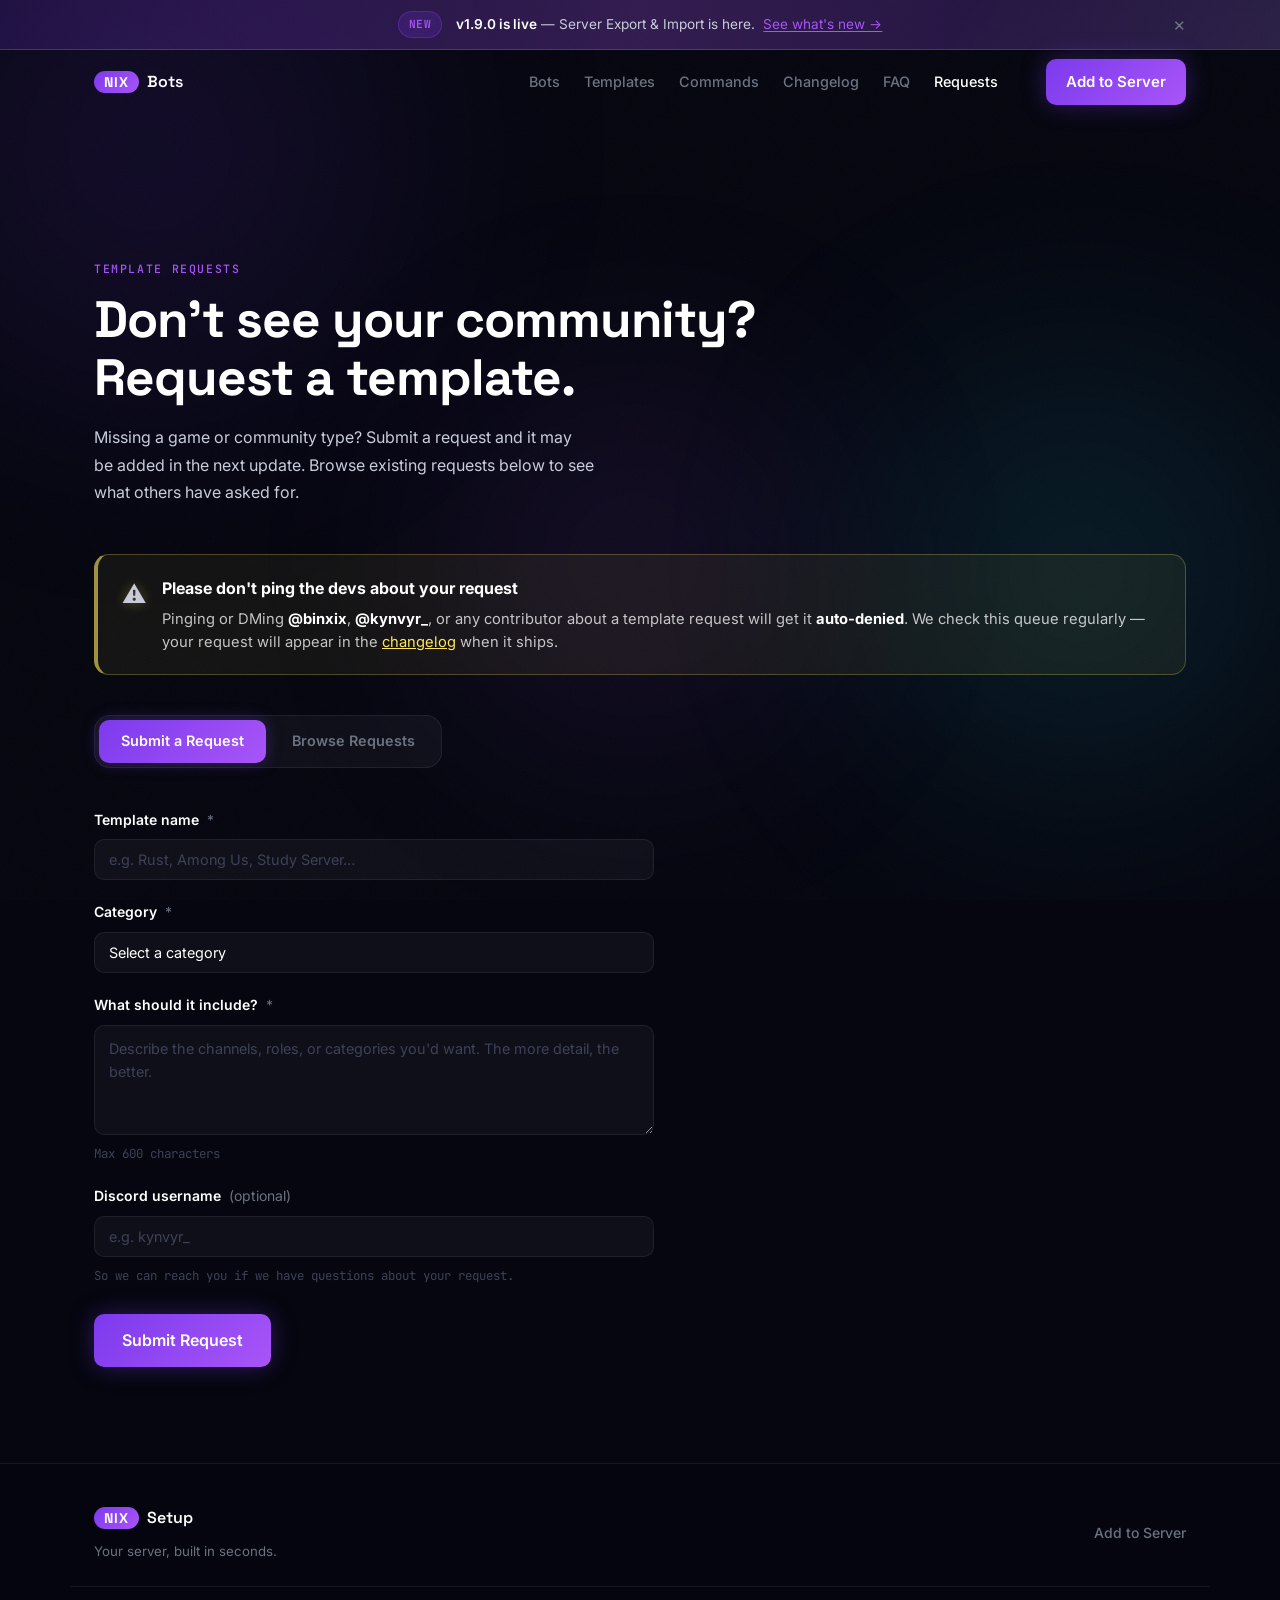
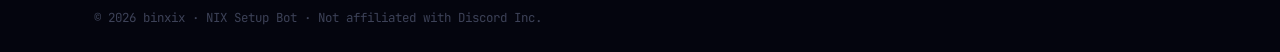
<file: requests.html>
<!DOCTYPE html>
<html lang="en">
<head>
  <meta charset="UTF-8" />
  <meta name="viewport" content="width=device-width, initial-scale=1.0" />
  <meta name="view-transition" content="same-origin" />
  <title>Template Requests — NIX Bot Family</title>
  <meta name="description" content="Request a new server template for NIX Setup, or browse what others have already requested." />
  <link rel="icon" type="image/svg+xml" href="favicon.svg" />
  <link rel="preconnect" href="https://fonts.googleapis.com" />
  <link rel="preconnect" href="https://fonts.gstatic.com" crossorigin />
  <link href="https://fonts.googleapis.com/css2?family=Space+Grotesk:wght@400;600;700&family=Inter:wght@400;500;600&family=JetBrains+Mono:wght@400;500&display=swap" rel="stylesheet" />
  <link rel="stylesheet" href="style.css" />
  <style>
    /* ── Page-specific styles ── */
    .req-hero {
      padding: calc(var(--space-20) + 64px) 0 var(--space-12);
      position: relative;
      z-index: 2;
    }
    .req-hero .section-label { margin-bottom: var(--space-3); }
    .req-hero__heading {
      font-family: var(--font-heading);
      font-size: clamp(2rem, 5vw, 3.2rem);
      font-weight: 700;
      color: var(--color-white);
      letter-spacing: -0.02em;
      margin-bottom: var(--space-4);
    }
    .req-hero__sub {
      font-size: 1rem;
      color: var(--color-text);
      max-width: 500px;
      line-height: 1.7;
    }

    /* ── Tabs ── */
    .req-tabs {
      display: flex;
      gap: 4px;
      background: rgba(255,255,255,0.04);
      border: 1px solid var(--color-border);
      border-radius: var(--radius-lg);
      padding: 4px;
      width: fit-content;
      margin-bottom: var(--space-10);
    }
    .req-tab {
      font-family: var(--font-body);
      font-size: 0.9rem;
      font-weight: 600;
      color: var(--color-text-muted);
      padding: 9px 22px;
      border-radius: var(--radius-md);
      border: none;
      background: transparent;
      cursor: pointer;
      transition: all var(--transition-base);
    }
    .req-tab.is-active {
      background: linear-gradient(135deg, var(--color-purple), var(--color-purple-light));
      color: var(--color-white);
      box-shadow: 0 0 16px rgba(124,58,237,0.35);
    }
    .req-tab:not(.is-active):hover { color: var(--color-white); }

    .req-panel { display: none; }
    .req-panel.is-active { display: block; }

    /* ── Form ── */
    .req-form {
      max-width: 560px;
      display: flex;
      flex-direction: column;
      gap: var(--space-5);
    }
    .req-field {
      display: flex;
      flex-direction: column;
      gap: var(--space-2);
    }
    .req-label {
      font-size: 0.875rem;
      font-weight: 600;
      color: var(--color-white);
    }
    .req-label span {
      color: var(--color-text-muted);
      font-weight: 400;
      margin-left: 4px;
    }
    .req-input,
    .req-select,
    .req-textarea {
      font-family: var(--font-body);
      font-size: 0.9rem;
      color: var(--color-white);
      background: rgba(255,255,255,0.04);
      border: 1px solid var(--color-border);
      border-radius: var(--radius-md);
      padding: 11px 14px;
      outline: none;
      transition: border-color var(--transition-base), box-shadow var(--transition-base);
      width: 100%;
    }
    .req-input::placeholder,
    .req-textarea::placeholder { color: var(--color-text-faint); }
    .req-input:focus,
    .req-select:focus,
    .req-textarea:focus {
      border-color: rgba(124,58,237,0.5);
      box-shadow: 0 0 0 3px rgba(124,58,237,0.12);
    }
    .req-select { appearance: none; cursor: pointer; }
    .req-select option { background: #0c0d1a; color: var(--color-white); }
    .req-textarea { resize: vertical; min-height: 110px; line-height: 1.6; }
    .req-hint {
      font-size: 0.78rem;
      color: var(--color-text-faint);
      font-family: var(--font-mono);
    }

    .req-submit {
      align-self: flex-start;
      margin-top: var(--space-2);
    }
    .req-submit:disabled { opacity: 0.5; cursor: not-allowed; transform: none !important; }

    .req-feedback {
      display: none;
      align-items: center;
      gap: var(--space-3);
      background: rgba(74,222,128,0.07);
      border: 1px solid rgba(74,222,128,0.25);
      border-radius: var(--radius-md);
      padding: var(--space-4) var(--space-5);
      font-size: 0.9rem;
      color: #4ade80;
      margin-top: var(--space-4);
      max-width: 560px;
    }
    .req-feedback.is-error {
      background: rgba(248,113,113,0.07);
      border-color: rgba(248,113,113,0.25);
      color: #f87171;
    }
    .req-feedback.is-visible { display: flex; }

    /* ── Requests list ── */
    .req-list-header {
      display: flex;
      align-items: center;
      justify-content: space-between;
      margin-bottom: var(--space-6);
      flex-wrap: wrap;
      gap: var(--space-3);
    }
    .req-count {
      font-family: var(--font-mono);
      font-size: 0.78rem;
      color: var(--color-text-muted);
    }

    .req-filter-row {
      display: flex;
      gap: var(--space-2);
      flex-wrap: wrap;
    }
    .req-filter-btn {
      font-family: var(--font-mono);
      font-size: 0.72rem;
      font-weight: 500;
      letter-spacing: 0.08em;
      text-transform: uppercase;
      padding: 5px 12px;
      border-radius: var(--radius-full);
      border: 1px solid var(--color-border);
      background: transparent;
      color: var(--color-text-muted);
      cursor: pointer;
      transition: all var(--transition-fast);
    }
    .req-filter-btn.is-active,
    .req-filter-btn:hover { border-color: var(--color-border-hover); color: var(--color-white); }

    .req-cards {
      display: grid;
      grid-template-columns: repeat(auto-fill, minmax(300px, 1fr));
      gap: var(--space-4);
    }
    .req-card {
      background: rgba(255,255,255,0.025);
      border: 1px solid var(--color-border);
      border-radius: var(--radius-lg);
      padding: var(--space-5);
      transition: border-color var(--transition-base), transform var(--transition-base);
    }
    .req-card:hover { border-color: var(--color-border-hover); transform: translateY(-2px); }
    .req-card__top {
      display: flex;
      align-items: flex-start;
      justify-content: space-between;
      gap: var(--space-3);
      margin-bottom: var(--space-3);
    }
    .req-card__name {
      font-family: var(--font-heading);
      font-size: 1rem;
      font-weight: 600;
      color: var(--color-white);
    }
    .req-card__status {
      font-family: var(--font-mono);
      font-size: 0.65rem;
      font-weight: 600;
      letter-spacing: 0.1em;
      text-transform: uppercase;
      padding: 3px 9px;
      border-radius: var(--radius-full);
      white-space: nowrap;
      flex-shrink: 0;
    }
    .req-card__status--pending  { background: rgba(251,191,36,0.1);  border: 1px solid rgba(251,191,36,0.25); color: #fbbf24; }
    .req-card__status--progress { background: rgba(96,165,250,0.1);  border: 1px solid rgba(96,165,250,0.25); color: #60a5fa; }
    .req-card__status--added    { background: rgba(74,222,128,0.1);  border: 1px solid rgba(74,222,128,0.25); color: #4ade80; }
    .req-card__desc {
      font-size: 0.855rem;
      color: var(--color-text-muted);
      line-height: 1.65;
      margin-bottom: var(--space-3);
    }
    .req-card__meta {
      font-family: var(--font-mono);
      font-size: 0.72rem;
      color: var(--color-text-faint);
    }

    .req-empty {
      text-align: center;
      padding: var(--space-16) 0;
      color: var(--color-text-muted);
    }
    .req-empty__icon {
      font-size: 2.5rem;
      margin-bottom: var(--space-4);
      opacity: 0.3;
    }
    .req-empty p { font-size: 0.9rem; }

    .req-loading {
      display: flex;
      align-items: center;
      gap: var(--space-3);
      color: var(--color-text-muted);
      font-size: 0.875rem;
      padding: var(--space-8) 0;
    }
    .req-loading__dot {
      width: 6px; height: 6px;
      border-radius: 50%;
      background: var(--color-purple-light);
      animation: blink 1.2s ease-in-out infinite;
    }
    .req-loading__dot:nth-child(2) { animation-delay: 0.2s; }
    .req-loading__dot:nth-child(3) { animation-delay: 0.4s; }
    @keyframes blink { 0%,100% { opacity: 1; } 50% { opacity: 0.2; } }

    .req-page {
      padding-bottom: var(--space-24);
      position: relative;
      z-index: 2;
    }

    @media (max-width: 600px) {
      .req-tabs { width: 100%; }
      .req-tab { flex: 1; text-align: center; padding: 9px 12px; font-size: 0.82rem; }
      .req-cards { grid-template-columns: 1fr; }
    }
  </style>
</head>
<body>

  <!-- Announcement banner -->
  <div class="announcement" id="announcementBanner" data-version="v1.9-live">
    <div class="container announcement__inner">
      <span class="announcement__pill">New</span>
      <span class="announcement__text">
        <strong>v1.9.0 is live</strong> — Server Export &amp; Import is here. <a href="changelog.html" class="announcement__link">See what's new →</a>
      </span>
      <button class="announcement__close" id="announcementClose" aria-label="Dismiss announcement">×</button>
    </div>
  </div>

  <div class="scroll-progress" id="scrollProgress"></div>

  <div class="aurora" aria-hidden="true">
    <div class="aurora__blob aurora__blob--1"></div>
    <div class="aurora__blob aurora__blob--2"></div>
    <div class="aurora__blob aurora__blob--3"></div>
  </div>
  <div class="noise" aria-hidden="true"></div>

  <!-- NAV -->
  <nav class="nav nav--scrolled" id="nav">
    <div class="nav__inner container">
      <a href="index.html" class="nav__logo" aria-label="NIX Bot Family home">
        <span class="nav__logo-pill">NIX</span>
        <span class="nav__logo-text">Bots</span>
      </a>
      <ul class="nav__links" role="list">
        <li><a href="index.html#bot-family" class="nav__link">Bots</a></li>
        <li><a href="templates.html" class="nav__link">Templates</a></li>
        <li><a href="commands.html" class="nav__link">Commands</a></li>
        <li><a href="changelog.html" class="nav__link">Changelog</a></li>
        <li><a href="faq.html" class="nav__link">FAQ</a></li>
        <li><a href="requests.html" class="nav__link nav__link--active">Requests</a></li>
      </ul>
      <a href="index.html#bot-family" class="btn btn--primary nav__cta">Add to Server</a>
      <button class="nav__hamburger" id="navHamburger" aria-label="Toggle menu" aria-expanded="false">
        <span></span><span></span><span></span>
      </button>
    </div>
    <div class="nav__mobile-backdrop" id="navBackdrop" aria-hidden="true"></div>
    <div class="nav__mobile" id="navMobile" aria-hidden="true">
      <a href="index.html#bot-family" class="nav__mobile-link">Bots</a>
      <a href="templates.html" class="nav__mobile-link">Templates</a>
      <a href="commands.html" class="nav__mobile-link">Commands</a>
      <a href="changelog.html" class="nav__mobile-link">Changelog</a>
      <a href="faq.html" class="nav__mobile-link">FAQ</a>
      <a href="requests.html" class="nav__mobile-link">Requests</a>
      <a href="index.html#bot-family" class="btn btn--primary nav__mobile-cta">Add to Server</a>
    </div>
  </nav>

  <main class="req-page">
    <div class="container">

      <!-- Hero -->
      <div class="req-hero">
        <div class="section-label">TEMPLATE REQUESTS</div>
        <h1 class="req-hero__heading">Don't see your community?<br/>Request a template.</h1>
        <p class="req-hero__sub">
          Missing a game or community type? Submit a request and it may be added in the next update.
          Browse existing requests below to see what others have asked for.
        </p>
      </div>

      <!-- No-ping warning -->
      <div class="req-warning" role="note">
        <div class="req-warning__icon" aria-hidden="true">⚠️</div>
        <div class="req-warning__body">
          <div class="req-warning__title">Please don't ping the devs about your request</div>
          <p class="req-warning__text">
            Pinging or DMing <strong>@binxix</strong>, <strong>@kynvyr_</strong>, or any contributor about a template request will get it <strong>auto-denied</strong>.
            We check this queue regularly — your request will appear in the <a href="changelog.html">changelog</a> when it ships.
          </p>
        </div>
      </div>

      <!-- Tabs -->
      <div class="req-tabs" role="tablist">
        <button class="req-tab is-active" role="tab" data-tab="submit" aria-selected="true">Submit a Request</button>
        <button class="req-tab" role="tab" data-tab="browse" aria-selected="false">Browse Requests</button>
      </div>

      <!-- Panel: Submit -->
      <div class="req-panel is-active" id="panel-submit" role="tabpanel">
        <form class="req-form" id="requestForm" novalidate>

          <div class="req-field">
            <label class="req-label" for="templateName">Template name <span>*</span></label>
            <input
              class="req-input"
              id="templateName"
              name="template_name"
              type="text"
              placeholder="e.g. Rust, Among Us, Study Server…"
              required
              maxlength="80"
            />
          </div>

          <div class="req-field">
            <label class="req-label" for="category">Category <span>*</span></label>
            <select class="req-select" id="category" name="category" required>
              <option value="" disabled selected>Select a category</option>
              <option value="Gaming — Shooter / Battle Royale">Gaming — Shooter / Battle Royale</option>
              <option value="Gaming — MOBA / Competitive">Gaming — MOBA / Competitive</option>
              <option value="Gaming — Survival / Sandbox">Gaming — Survival / Sandbox</option>
              <option value="Gaming — Roleplay / Simulation">Gaming — Roleplay / Simulation</option>
              <option value="Gaming — Gacha / Anime">Gaming — Gacha / Anime</option>
              <option value="Gaming — General">Gaming — General</option>
              <option value="Roblox">Roblox</option>
              <option value="Development / Tech">Development / Tech</option>
              <option value="Creative / Art">Creative / Art</option>
              <option value="Community / Social">Community / Social</option>
              <option value="Other">Other</option>
            </select>
          </div>

          <div class="req-field">
            <label class="req-label" for="description">What should it include? <span>*</span></label>
            <textarea
              class="req-textarea"
              id="description"
              name="description"
              placeholder="Describe the channels, roles, or categories you'd want. The more detail, the better."
              required
              maxlength="600"
            ></textarea>
            <span class="req-hint">Max 600 characters</span>
          </div>

          <div class="req-field">
            <label class="req-label" for="discord">Discord username <span>(optional)</span></label>
            <input
              class="req-input"
              id="discord"
              name="discord_username"
              type="text"
              placeholder="e.g. kynvyr_"
              maxlength="40"
            />
            <span class="req-hint">So we can reach you if we have questions about your request.</span>
          </div>

          <button type="submit" class="btn btn--primary btn--lg req-submit" id="submitBtn">
            Submit Request
          </button>

        </form>

        <div class="req-feedback" id="formFeedback" role="alert"></div>
      </div>

      <!-- Panel: Browse -->
      <div class="req-panel" id="panel-browse" role="tabpanel">
        <div class="req-list-header">
          <div class="req-count" id="reqCount">Loading…</div>
          <div class="req-filter-row">
            <button class="req-filter-btn is-active" data-filter="all">All</button>
            <button class="req-filter-btn" data-filter="pending">Pending</button>
            <button class="req-filter-btn" data-filter="progress">In Progress</button>
            <button class="req-filter-btn" data-filter="added">Added</button>
          </div>
        </div>
        <div id="reqCards" class="req-cards">
          <div class="req-loading">
            <div class="req-loading__dot"></div>
            <div class="req-loading__dot"></div>
            <div class="req-loading__dot"></div>
            <span>Loading requests…</span>
          </div>
        </div>
      </div>

    </div>
  </main>

  <!-- FOOTER -->
  <footer class="footer">
    <div class="container footer__inner">
      <div class="footer__left">
        <a href="index.html" class="footer__logo">
          <span class="nav__logo-pill">NIX</span>
          <span class="nav__logo-text">Setup</span>
        </a>
        <p class="footer__tagline">Your server, built in seconds.</p>
      </div>
      <nav class="footer__links">
        <a href="https://discord.com/oauth2/authorize?client_id=1477367299706060810&permissions=8&integration_type=0&scope=bot" class="footer__link" target="_blank" rel="noopener noreferrer">Add to Server</a>
      </nav>
    </div>
    <div class="container footer__bottom">
      <p class="footer__copy">&copy; 2026 binxix &middot; NIX Setup Bot &middot; Not affiliated with Discord Inc.</p>
    </div>
  </footer>

  <script>
    // Announcement banner — countdown + dismiss persistence
    (function announcement() {
      const banner = document.getElementById('announcementBanner');
      if (!banner) return;
      const storageKey = `nix-announce-dismissed-${banner.dataset.version || 'v1'}`;
      if (localStorage.getItem(storageKey) === 'yes') { banner.classList.add('is-dismissed'); return; }
      const etaEl = document.getElementById('announcementEta');
      if (banner.dataset.eta && etaEl) {
        const eta = new Date(banner.dataset.eta);
        function tick() {
          const ms = eta - new Date();
          if (ms <= 0) { etaEl.textContent = 'now'; return; }
          const days  = Math.floor(ms / 86400000);
          const hours = Math.floor((ms % 86400000) / 3600000);
          const mins  = Math.floor((ms % 3600000) / 60000);
          etaEl.textContent = days > 0 ? `${days}d ${hours}h` : hours > 0 ? `${hours}h ${mins}m` : `${mins}m`;
        }
        tick(); setInterval(tick, 60000);
      }
      document.getElementById('announcementClose').addEventListener('click', () => {
        banner.classList.add('is-dismissed');
        localStorage.setItem(storageKey, 'yes');
      });
    })();

    // ── Scroll progress
    const progressBar = document.getElementById('scrollProgress');
    window.addEventListener('scroll', () => {
      const pct = window.scrollY / (document.documentElement.scrollHeight - window.innerHeight) * 100;
      progressBar.style.width = pct + '%';
    }, { passive: true });

    // ── Nav scrolled class
    const nav = document.getElementById('nav');
    window.addEventListener('scroll', () => {
      nav.classList.toggle('nav--scrolled', window.scrollY > 40);
    }, { passive: true });

    // ── Hamburger drawer
    const hamburger  = document.getElementById('navHamburger');
    const mobileMenu = document.getElementById('navMobile');
    const backdrop   = document.getElementById('navBackdrop');
    function setMenu(open) {
      hamburger.setAttribute('aria-expanded', String(open));
      mobileMenu.setAttribute('aria-hidden', String(!open));
      hamburger.classList.toggle('is-open', open);
      mobileMenu.classList.toggle('is-open', open);
      if (backdrop) backdrop.classList.toggle('is-visible', open);
      document.body.style.overflow = open ? 'hidden' : '';
    }
    hamburger.addEventListener('click', () => setMenu(hamburger.getAttribute('aria-expanded') !== 'true'));
    if (backdrop) backdrop.addEventListener('click', () => setMenu(false));
    mobileMenu.querySelectorAll('a').forEach(a => a.addEventListener('click', () => setMenu(false)));
    document.addEventListener('keydown', (e) => { if (e.key === 'Escape' && hamburger.getAttribute('aria-expanded') === 'true') setMenu(false); });

    // ── Tabs
    const tabs = document.querySelectorAll('.req-tab');
    const panels = document.querySelectorAll('.req-panel');
    tabs.forEach(tab => {
      tab.addEventListener('click', () => {
        tabs.forEach(t => { t.classList.remove('is-active'); t.setAttribute('aria-selected', 'false'); });
        panels.forEach(p => p.classList.remove('is-active'));
        tab.classList.add('is-active');
        tab.setAttribute('aria-selected', 'true');
        document.getElementById('panel-' + tab.dataset.tab).classList.add('is-active');
        if (tab.dataset.tab === 'browse') loadRequests();
      });
    });

    // ── Filters
    let currentFilter = 'all';
    let allRequests = [];
    document.querySelectorAll('.req-filter-btn').forEach(btn => {
      btn.addEventListener('click', () => {
        document.querySelectorAll('.req-filter-btn').forEach(b => b.classList.remove('is-active'));
        btn.classList.add('is-active');
        currentFilter = btn.dataset.filter;
        renderRequests(allRequests);
      });
    });

    // ── Load requests live from Supabase (auto-refreshes every 20s) ──────
    const SB_URL = 'https://mngubaoitgpuzantzjjf.supabase.co';
    const SB_KEY = 'eyJhbGciOiJIUzI1NiIsInR5cCI6IkpXVCJ9.eyJpc3MiOiJzdXBhYmFzZSIsInJlZiI6Im1uZ3ViYW9pdGdwdXphbnR6ampmIiwicm9sZSI6ImFub24iLCJpYXQiOjE3Nzc3MTQzMjYsImV4cCI6MjA5MzI5MDMyNn0.p0Z75TNm9iE-IO2cWXh4XJAQGhFI38oosTNKPsWwj7s';

    async function loadRequests(initial = true) {
      const container = document.getElementById('reqCards');
      if (initial) {
        container.innerHTML = `<div class="req-loading">
          <div class="req-loading__dot"></div>
          <div class="req-loading__dot"></div>
          <div class="req-loading__dot"></div>
          <span>Loading requests…</span>
        </div>`;
      }
      try {
        // Only show pending / progress / added — skip rejected from public view
        const res = await fetch(
          `${SB_URL}/rest/v1/template_requests?status=in.(pending,progress,added)&select=*&order=created_at.desc`,
          { headers: { apikey: SB_KEY, Authorization: `Bearer ${SB_KEY}` } }
        );
        if (!res.ok) throw new Error('HTTP ' + res.status);
        const rows = await res.json();
        // Normalize date for the existing renderer
        allRequests = rows.map(r => ({
          ...r,
          date: r.created_at ? r.created_at.split('T')[0] : '',
        }));
        renderRequests(allRequests);
      } catch (err) {
        if (initial) {
          container.innerHTML = `<div class="req-empty"><div class="req-empty__icon">⚠</div><p>Could not load requests. Try again later.</p></div>`;
          document.getElementById('reqCount').textContent = '';
        }
        // On refresh failure, silently keep showing the last data
      }
    }

    // Auto-refresh every 20s so status changes from Discord appear live
    setInterval(() => loadRequests(false), 20000);

    function renderRequests(data) {
      const filtered = currentFilter === 'all'
        ? data
        : data.filter(r => r.status === currentFilter);

      const count = document.getElementById('reqCount');
      count.textContent = filtered.length + ' request' + (filtered.length !== 1 ? 's' : '');

      const container = document.getElementById('reqCards');
      if (!filtered.length) {
        container.innerHTML = `<div class="req-empty">
          <div class="req-empty__icon">○</div>
          <p>${currentFilter === 'all' ? 'No requests yet — be the first to submit one!' : 'No requests with this status.'}</p>
        </div>`;
        return;
      }

      const statusLabel = { pending: 'Pending', progress: 'In Progress', added: 'Added' };
      const statusClass = { pending: 'pending', progress: 'progress', added: 'added' };

      container.innerHTML = filtered.map(r => `
        <div class="req-card">
          <div class="req-card__top">
            <div class="req-card__name">${escHtml(r.name)}</div>
            <span class="req-card__status req-card__status--${statusClass[r.status] ?? 'pending'}">${statusLabel[r.status] ?? 'Pending'}</span>
          </div>
          ${r.category ? `<div style="font-family:var(--font-mono);font-size:0.68rem;color:var(--color-purple-light);margin-bottom:8px;text-transform:uppercase;letter-spacing:0.08em">${escHtml(r.category)}</div>` : ''}
          <div class="req-card__desc">${escHtml(r.description)}</div>
          <div class="req-card__meta">${r.date ?? ''}</div>
        </div>
      `).join('');
    }

    function escHtml(str) {
      return String(str ?? '').replace(/&/g,'&amp;').replace(/</g,'&lt;').replace(/>/g,'&gt;').replace(/"/g,'&quot;');
    }

    // ── Form submission → /api/submit (Vercel serverless)
    const form = document.getElementById('requestForm');
    const feedback = document.getElementById('formFeedback');
    const submitBtn = document.getElementById('submitBtn');

    form.addEventListener('submit', async (e) => {
      e.preventDefault();
      if (!form.checkValidity()) { form.reportValidity(); return; }

      submitBtn.disabled = true;
      submitBtn.textContent = 'Sending…';
      feedback.classList.remove('is-visible', 'is-error');

      const data = Object.fromEntries(new FormData(form));

      try {
        const res = await fetch('/api/submit', {
          method: 'POST',
          headers: { 'Content-Type': 'application/json' },
          body: JSON.stringify(data),
        });
        const json = await res.json();
        if (res.ok && json.ok) {
          showFeedback('Request submitted — it will appear in Browse Requests shortly. Thanks!', false);
          form.reset();
        } else {
          showFeedback(json?.error ?? 'Something went wrong. Try again.', true);
        }
      } catch {
        showFeedback('Could not send request. Check your connection and try again.', true);
      } finally {
        submitBtn.disabled = false;
        submitBtn.textContent = 'Submit Request';
      }
    });

    function showFeedback(msg, isError) {
      feedback.textContent = msg;
      feedback.classList.toggle('is-error', isError);
      feedback.classList.add('is-visible');
    }
  </script>

</body>
</html>
</file>
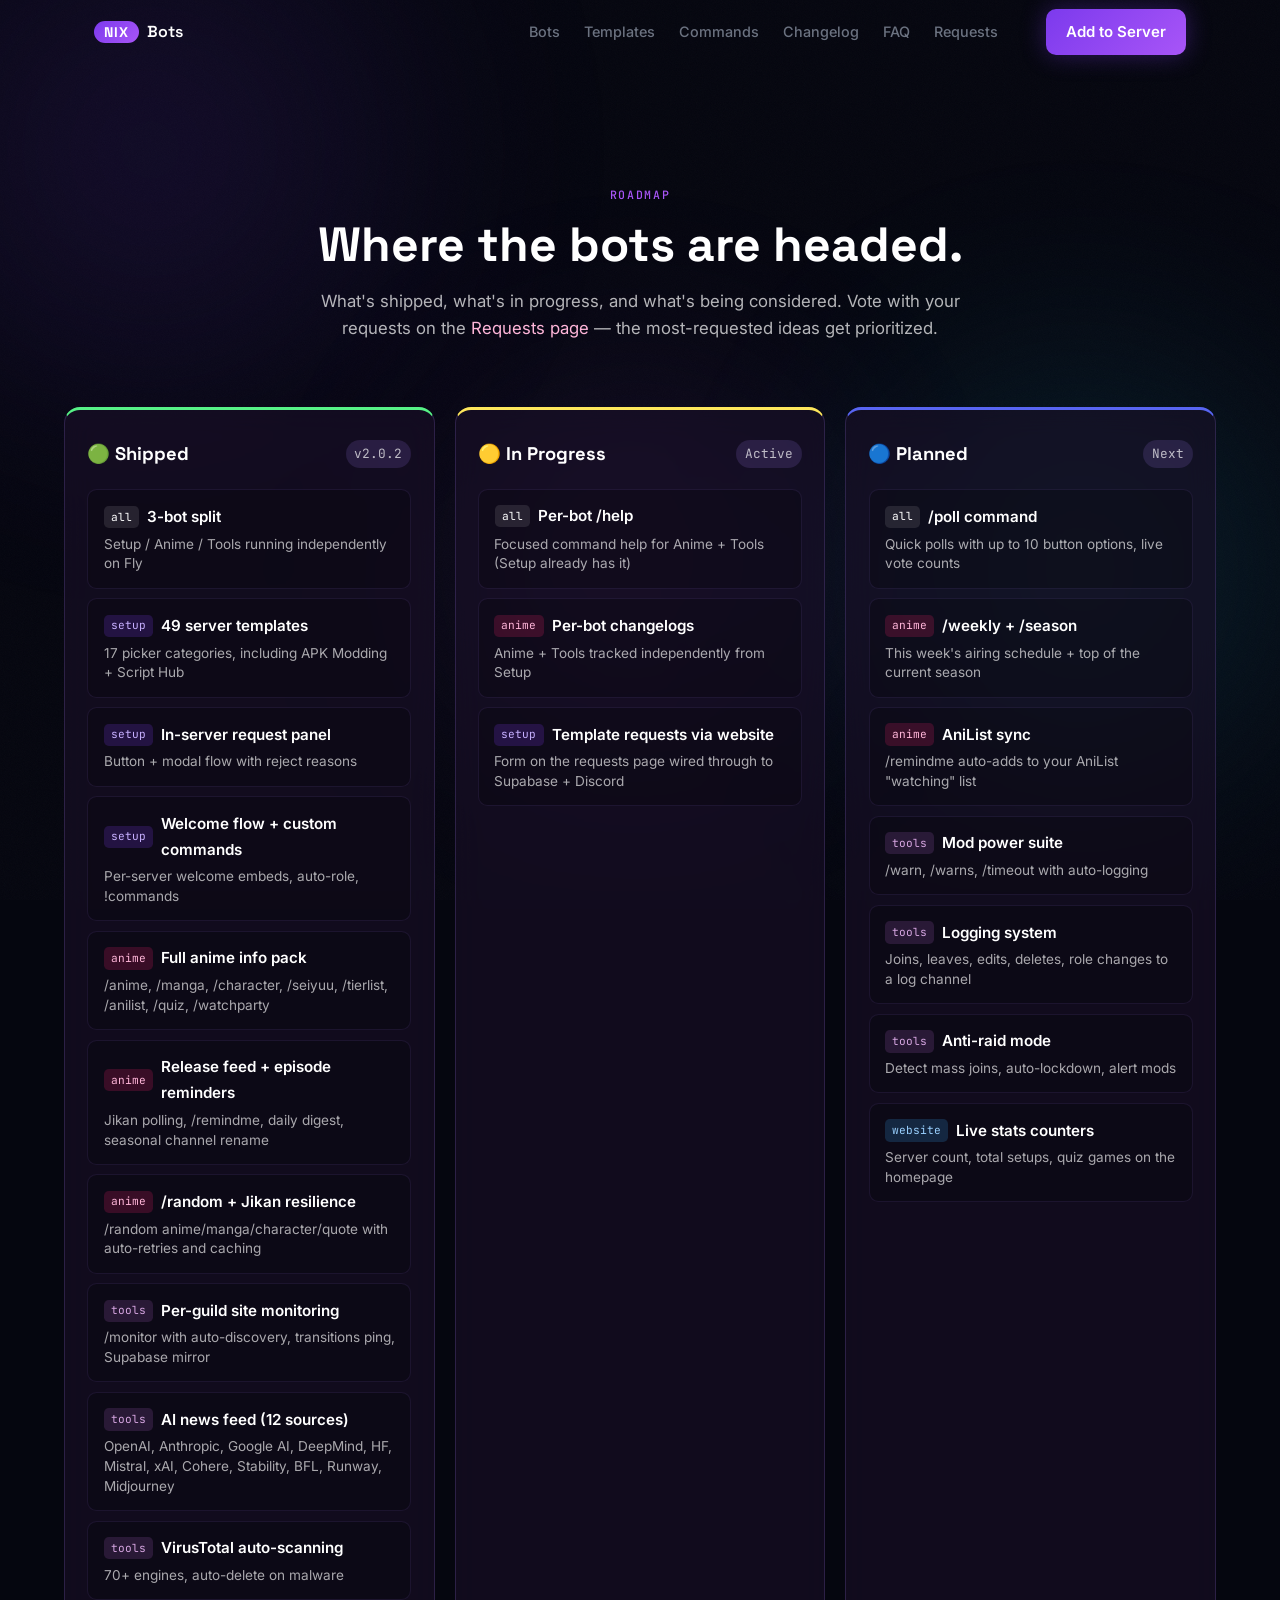
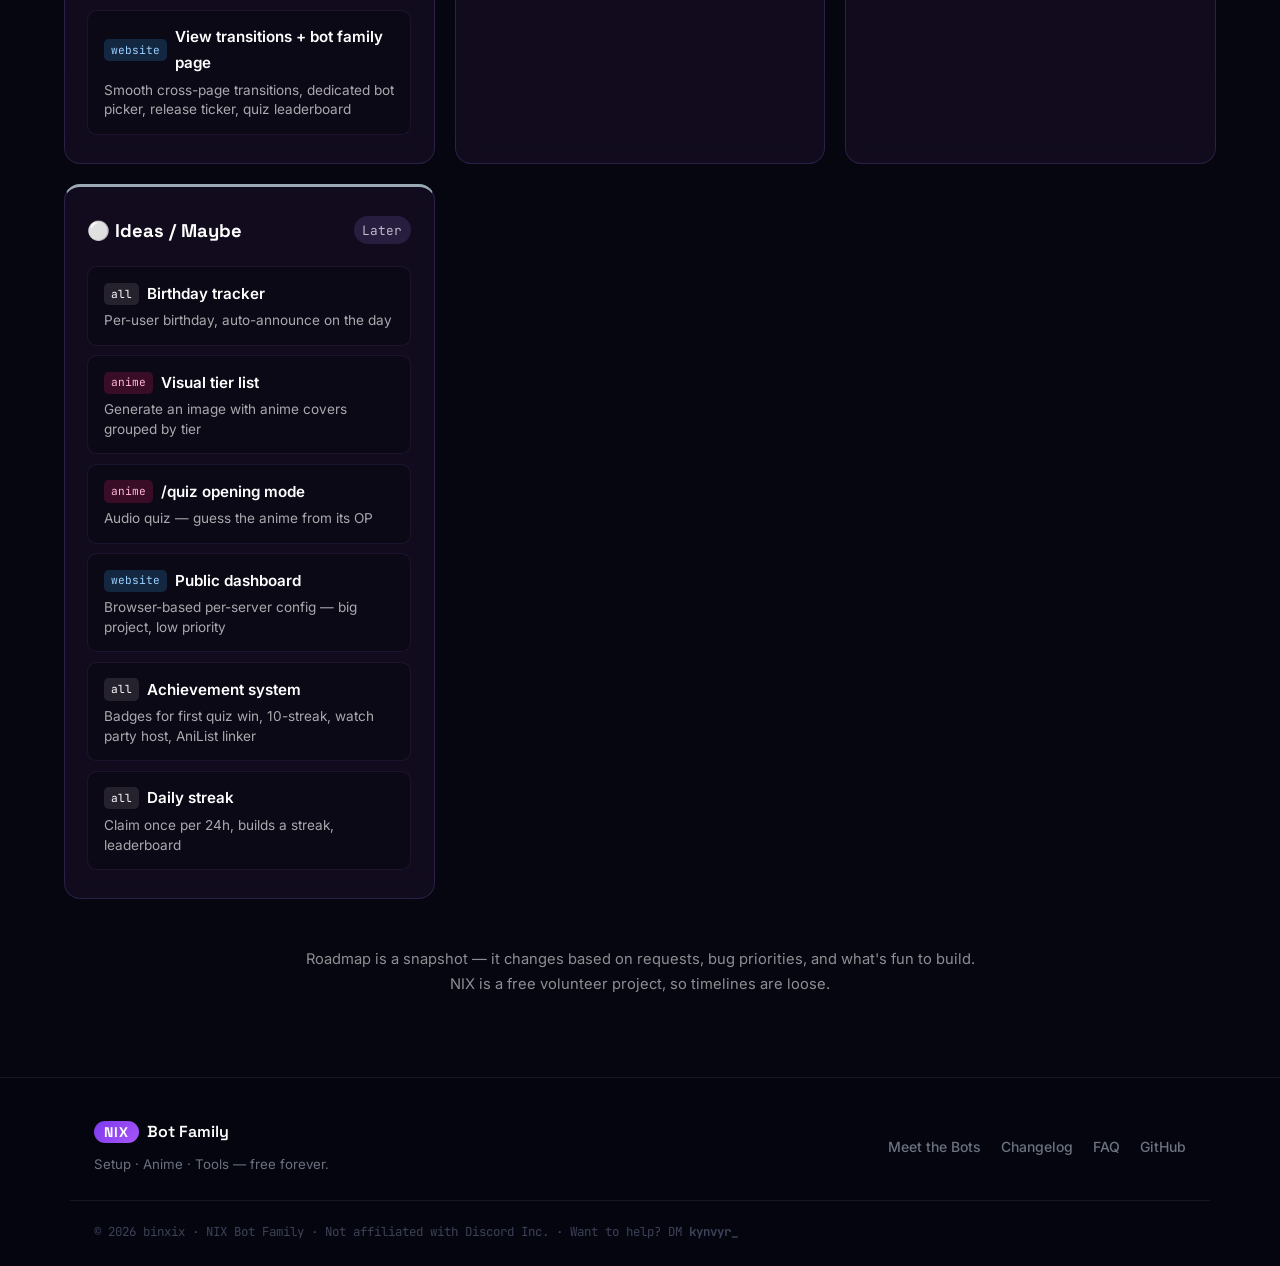
<file: roadmap.html>
<!DOCTYPE html>
<html lang="en">
<head>
  <meta charset="UTF-8" />
  <meta name="viewport" content="width=device-width, initial-scale=1.0" />
  <meta name="view-transition" content="same-origin" />
  <title>Roadmap — NIX Bot Family</title>
  <meta name="description" content="What the NIX Bot family has shipped, what's in progress, and what's coming next." />
  <meta property="og:title" content="Roadmap — NIX Bot Family" />
  <meta name="theme-color" content="#7C3AED" />
  <link rel="icon" type="image/svg+xml" href="favicon.svg" />
  <link rel="preconnect" href="https://fonts.googleapis.com" />
  <link rel="preconnect" href="https://fonts.gstatic.com" crossorigin />
  <link href="https://fonts.googleapis.com/css2?family=Space+Grotesk:wght@400;600;700&family=Inter:wght@400;500;600&family=JetBrains+Mono:wght@400;500&display=swap" rel="stylesheet" />
  <link rel="stylesheet" href="style.css" />
  <style>
    .rm-page { padding: 120px 0 80px; }
    .rm-page .container { max-width: 1200px; }
    .rm-page h1 {
      font-family: 'Space Grotesk', sans-serif;
      font-size: clamp(2rem, 5vw, 3rem);
      font-weight: 700;
      color: #fff;
      text-align: center;
      margin: 0.75rem 0 1rem;
      line-height: 1.15;
    }
    .rm-intro {
      text-align: center;
      max-width: 42rem;
      margin: 0 auto 4rem;
      color: rgba(255,255,255,0.7);
      font-size: 1.05rem;
      line-height: 1.65;
    }

    .rm-columns {
      display: grid;
      grid-template-columns: repeat(auto-fit, minmax(280px, 1fr));
      gap: 1.25rem;
    }
    .rm-col {
      padding: 1.75rem 1.4rem;
      border-radius: 1rem;
      background: rgba(28,17,43,0.55);
      border: 1px solid rgba(168,130,255,0.18);
      backdrop-filter: blur(14px);
    }
    .rm-col--shipped  { border-top: 3px solid #57F287; }
    .rm-col--progress { border-top: 3px solid #FEE75C; }
    .rm-col--planned  { border-top: 3px solid #5865F2; }
    .rm-col--ideas    { border-top: 3px solid #99AAB5; }
    .rm-col__header {
      display: flex;
      align-items: center;
      justify-content: space-between;
      margin-bottom: 1.25rem;
    }
    .rm-col__title {
      font-family: 'Space Grotesk', sans-serif;
      font-weight: 700;
      font-size: 1.15rem;
      color: #fff;
    }
    .rm-col__count {
      font-family: 'JetBrains Mono', monospace;
      font-size: 0.8rem;
      padding: 0.2rem 0.55rem;
      background: rgba(168,130,255,0.15);
      border-radius: 999px;
      color: rgba(255,255,255,0.7);
    }
    .rm-card {
      padding: 0.85rem 0.95rem;
      margin-bottom: 0.6rem;
      border-radius: 0.6rem;
      background: rgba(0,0,0,0.22);
      border: 1px solid rgba(168,130,255,0.1);
      transition: transform 0.2s ease, border-color 0.2s ease;
    }
    .rm-card:hover { transform: translateY(-1px); border-color: rgba(168,130,255,0.3); }
    .rm-card:last-child { margin-bottom: 0; }
    .rm-card__head {
      display: flex;
      align-items: center;
      gap: 0.5rem;
      margin-bottom: 0.3rem;
    }
    .rm-card__tag {
      font-family: 'JetBrains Mono', monospace;
      font-size: 0.7rem;
      padding: 0.1rem 0.45rem;
      border-radius: 0.3rem;
    }
    .rm-card__tag--setup   { background: rgba(124,58,237,0.2); color: #C7B0FF; }
    .rm-card__tag--anime   { background: rgba(233,30,99,0.2);  color: #FFB6D9; }
    .rm-card__tag--tools   { background: rgba(155,89,182,0.2); color: #D5A5E0; }
    .rm-card__tag--website { background: rgba(54,162,235,0.2); color: #9AD0FF; }
    .rm-card__tag--all     { background: rgba(255,255,255,0.1); color: #fff; }
    .rm-card__title { font-size: 0.95rem; font-weight: 600; color: #fff; }
    .rm-card__desc  { font-size: 0.85rem; color: rgba(255,255,255,0.65); line-height: 1.45; }
  </style>
</head>
<body>

  <div class="cursor-dot" id="cursorDot" aria-hidden="true"></div>
  <div class="cursor-ring" id="cursorRing" aria-hidden="true"></div>
  <div class="aurora" aria-hidden="true">
    <div class="aurora__blob aurora__blob--1"></div>
    <div class="aurora__blob aurora__blob--2"></div>
    <div class="aurora__blob aurora__blob--3"></div>
  </div>
  <div class="noise" aria-hidden="true"></div>

  <nav class="nav" id="nav">
    <div class="nav__inner container">
      <a href="index.html" class="nav__logo" aria-label="NIX Bot Family home">
        <span class="nav__logo-pill">NIX</span>
        <span class="nav__logo-text">Bots</span>
      </a>
      <ul class="nav__links" role="list">
        <li><a href="index.html#bot-family" class="nav__link">Bots</a></li>
        <li><a href="templates.html" class="nav__link">Templates</a></li>
        <li><a href="commands.html" class="nav__link">Commands</a></li>
        <li><a href="changelog.html" class="nav__link">Changelog</a></li>
        <li><a href="faq.html" class="nav__link">FAQ</a></li>
        <li><a href="requests.html" class="nav__link">Requests</a></li>
      </ul>
      <a href="index.html#bot-family" class="btn btn--primary nav__cta">Add to Server</a>
      <button class="nav__hamburger" id="navHamburger" aria-label="Toggle menu" aria-expanded="false">
        <span></span><span></span><span></span>
      </button>
    </div>
  </nav>

  <main class="rm-page">
    <div class="container">
      <div class="section-label" style="text-align:center">ROADMAP</div>
      <h1>Where the bots are headed.</h1>
      <p class="rm-intro">
        What's shipped, what's in progress, and what's being considered. Vote with your requests on
        the <a href="requests.html" style="color:#FFB6D9">Requests page</a> — the most-requested ideas get prioritized.
      </p>

      <div class="rm-columns">

        <div class="rm-col rm-col--shipped">
          <div class="rm-col__header">
            <div class="rm-col__title">🟢 Shipped</div>
            <div class="rm-col__count">v2.0.2</div>
          </div>
          <div class="rm-card"><div class="rm-card__head"><span class="rm-card__tag rm-card__tag--all">all</span><span class="rm-card__title">3-bot split</span></div><div class="rm-card__desc">Setup / Anime / Tools running independently on Fly</div></div>
          <div class="rm-card"><div class="rm-card__head"><span class="rm-card__tag rm-card__tag--setup">setup</span><span class="rm-card__title">49 server templates</span></div><div class="rm-card__desc">17 picker categories, including APK Modding + Script Hub</div></div>
          <div class="rm-card"><div class="rm-card__head"><span class="rm-card__tag rm-card__tag--setup">setup</span><span class="rm-card__title">In-server request panel</span></div><div class="rm-card__desc">Button + modal flow with reject reasons</div></div>
          <div class="rm-card"><div class="rm-card__head"><span class="rm-card__tag rm-card__tag--setup">setup</span><span class="rm-card__title">Welcome flow + custom commands</span></div><div class="rm-card__desc">Per-server welcome embeds, auto-role, !commands</div></div>
          <div class="rm-card"><div class="rm-card__head"><span class="rm-card__tag rm-card__tag--anime">anime</span><span class="rm-card__title">Full anime info pack</span></div><div class="rm-card__desc">/anime, /manga, /character, /seiyuu, /tierlist, /anilist, /quiz, /watchparty</div></div>
          <div class="rm-card"><div class="rm-card__head"><span class="rm-card__tag rm-card__tag--anime">anime</span><span class="rm-card__title">Release feed + episode reminders</span></div><div class="rm-card__desc">Jikan polling, /remindme, daily digest, seasonal channel rename</div></div>
          <div class="rm-card"><div class="rm-card__head"><span class="rm-card__tag rm-card__tag--anime">anime</span><span class="rm-card__title">/random + Jikan resilience</span></div><div class="rm-card__desc">/random anime/manga/character/quote with auto-retries and caching</div></div>
          <div class="rm-card"><div class="rm-card__head"><span class="rm-card__tag rm-card__tag--tools">tools</span><span class="rm-card__title">Per-guild site monitoring</span></div><div class="rm-card__desc">/monitor with auto-discovery, transitions ping, Supabase mirror</div></div>
          <div class="rm-card"><div class="rm-card__head"><span class="rm-card__tag rm-card__tag--tools">tools</span><span class="rm-card__title">AI news feed (12 sources)</span></div><div class="rm-card__desc">OpenAI, Anthropic, Google AI, DeepMind, HF, Mistral, xAI, Cohere, Stability, BFL, Runway, Midjourney</div></div>
          <div class="rm-card"><div class="rm-card__head"><span class="rm-card__tag rm-card__tag--tools">tools</span><span class="rm-card__title">VirusTotal auto-scanning</span></div><div class="rm-card__desc">70+ engines, auto-delete on malware</div></div>
          <div class="rm-card"><div class="rm-card__head"><span class="rm-card__tag rm-card__tag--website">website</span><span class="rm-card__title">View transitions + bot family page</span></div><div class="rm-card__desc">Smooth cross-page transitions, dedicated bot picker, release ticker, quiz leaderboard</div></div>
        </div>

        <div class="rm-col rm-col--progress">
          <div class="rm-col__header">
            <div class="rm-col__title">🟡 In Progress</div>
            <div class="rm-col__count">Active</div>
          </div>
          <div class="rm-card"><div class="rm-card__head"><span class="rm-card__tag rm-card__tag--all">all</span><span class="rm-card__title">Per-bot /help</span></div><div class="rm-card__desc">Focused command help for Anime + Tools (Setup already has it)</div></div>
          <div class="rm-card"><div class="rm-card__head"><span class="rm-card__tag rm-card__tag--anime">anime</span><span class="rm-card__title">Per-bot changelogs</span></div><div class="rm-card__desc">Anime + Tools tracked independently from Setup</div></div>
          <div class="rm-card"><div class="rm-card__head"><span class="rm-card__tag rm-card__tag--setup">setup</span><span class="rm-card__title">Template requests via website</span></div><div class="rm-card__desc">Form on the requests page wired through to Supabase + Discord</div></div>
        </div>

        <div class="rm-col rm-col--planned">
          <div class="rm-col__header">
            <div class="rm-col__title">🔵 Planned</div>
            <div class="rm-col__count">Next</div>
          </div>
          <div class="rm-card"><div class="rm-card__head"><span class="rm-card__tag rm-card__tag--all">all</span><span class="rm-card__title">/poll command</span></div><div class="rm-card__desc">Quick polls with up to 10 button options, live vote counts</div></div>
          <div class="rm-card"><div class="rm-card__head"><span class="rm-card__tag rm-card__tag--anime">anime</span><span class="rm-card__title">/weekly + /season</span></div><div class="rm-card__desc">This week's airing schedule + top of the current season</div></div>
          <div class="rm-card"><div class="rm-card__head"><span class="rm-card__tag rm-card__tag--anime">anime</span><span class="rm-card__title">AniList sync</span></div><div class="rm-card__desc">/remindme auto-adds to your AniList "watching" list</div></div>
          <div class="rm-card"><div class="rm-card__head"><span class="rm-card__tag rm-card__tag--tools">tools</span><span class="rm-card__title">Mod power suite</span></div><div class="rm-card__desc">/warn, /warns, /timeout with auto-logging</div></div>
          <div class="rm-card"><div class="rm-card__head"><span class="rm-card__tag rm-card__tag--tools">tools</span><span class="rm-card__title">Logging system</span></div><div class="rm-card__desc">Joins, leaves, edits, deletes, role changes to a log channel</div></div>
          <div class="rm-card"><div class="rm-card__head"><span class="rm-card__tag rm-card__tag--tools">tools</span><span class="rm-card__title">Anti-raid mode</span></div><div class="rm-card__desc">Detect mass joins, auto-lockdown, alert mods</div></div>
          <div class="rm-card"><div class="rm-card__head"><span class="rm-card__tag rm-card__tag--website">website</span><span class="rm-card__title">Live stats counters</span></div><div class="rm-card__desc">Server count, total setups, quiz games on the homepage</div></div>
        </div>

        <div class="rm-col rm-col--ideas">
          <div class="rm-col__header">
            <div class="rm-col__title">⚪ Ideas / Maybe</div>
            <div class="rm-col__count">Later</div>
          </div>
          <div class="rm-card"><div class="rm-card__head"><span class="rm-card__tag rm-card__tag--all">all</span><span class="rm-card__title">Birthday tracker</span></div><div class="rm-card__desc">Per-user birthday, auto-announce on the day</div></div>
          <div class="rm-card"><div class="rm-card__head"><span class="rm-card__tag rm-card__tag--anime">anime</span><span class="rm-card__title">Visual tier list</span></div><div class="rm-card__desc">Generate an image with anime covers grouped by tier</div></div>
          <div class="rm-card"><div class="rm-card__head"><span class="rm-card__tag rm-card__tag--anime">anime</span><span class="rm-card__title">/quiz opening mode</span></div><div class="rm-card__desc">Audio quiz — guess the anime from its OP</div></div>
          <div class="rm-card"><div class="rm-card__head"><span class="rm-card__tag rm-card__tag--website">website</span><span class="rm-card__title">Public dashboard</span></div><div class="rm-card__desc">Browser-based per-server config — big project, low priority</div></div>
          <div class="rm-card"><div class="rm-card__head"><span class="rm-card__tag rm-card__tag--all">all</span><span class="rm-card__title">Achievement system</span></div><div class="rm-card__desc">Badges for first quiz win, 10-streak, watch party host, AniList linker</div></div>
          <div class="rm-card"><div class="rm-card__head"><span class="rm-card__tag rm-card__tag--all">all</span><span class="rm-card__title">Daily streak</span></div><div class="rm-card__desc">Claim once per 24h, builds a streak, leaderboard</div></div>
        </div>

      </div>

      <p style="text-align:center; margin-top: 3rem; color: rgba(255,255,255,0.55); font-size: 0.92rem;">
        Roadmap is a snapshot — it changes based on requests, bug priorities, and what's fun to build.
        <br>NIX is a free volunteer project, so timelines are loose.
      </p>

    </div>
  </main>

  <footer class="footer">
    <div class="container footer__inner">
      <div class="footer__left">
        <a href="index.html" class="footer__logo" aria-label="NIX Bot Family home">
          <span class="nav__logo-pill">NIX</span>
          <span class="nav__logo-text">Bot Family</span>
        </a>
        <p class="footer__tagline">Setup · Anime · Tools — free forever.</p>
      </div>
      <nav class="footer__links" aria-label="Footer navigation">
        <a href="index.html#bot-family" class="footer__link">Meet the Bots</a>
        <a href="changelog.html" class="footer__link">Changelog</a>
        <a href="faq.html" class="footer__link">FAQ</a>
        <a href="https://github.com/binx-ux/nix-bot" class="footer__link" target="_blank" rel="noopener noreferrer">GitHub</a>
      </nav>
    </div>
    <div class="container footer__bottom">
      <p class="footer__copy">&copy; 2026 binxix &middot; NIX Bot Family &middot; Not affiliated with Discord Inc. &middot; Want to help? DM <strong>kynvyr_</strong></p>
    </div>
  </footer>

</body>
</html>
</file>
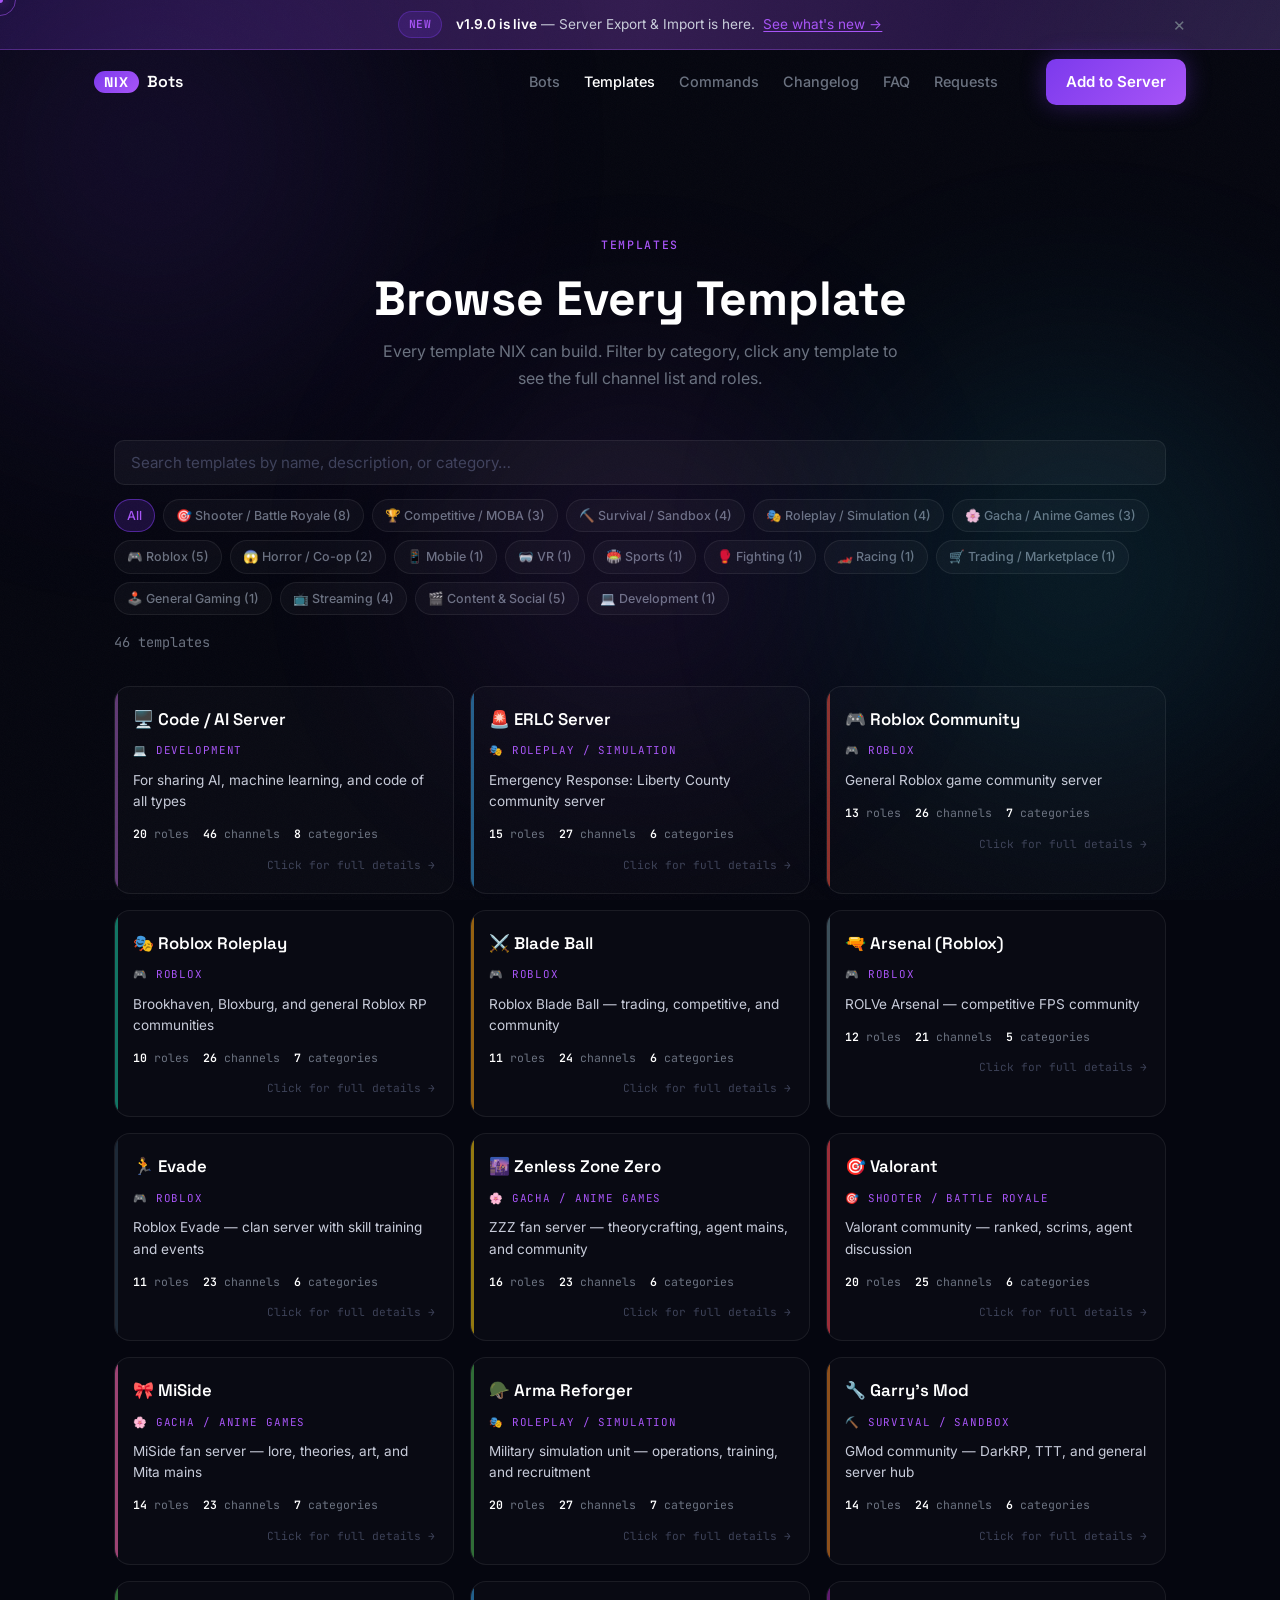
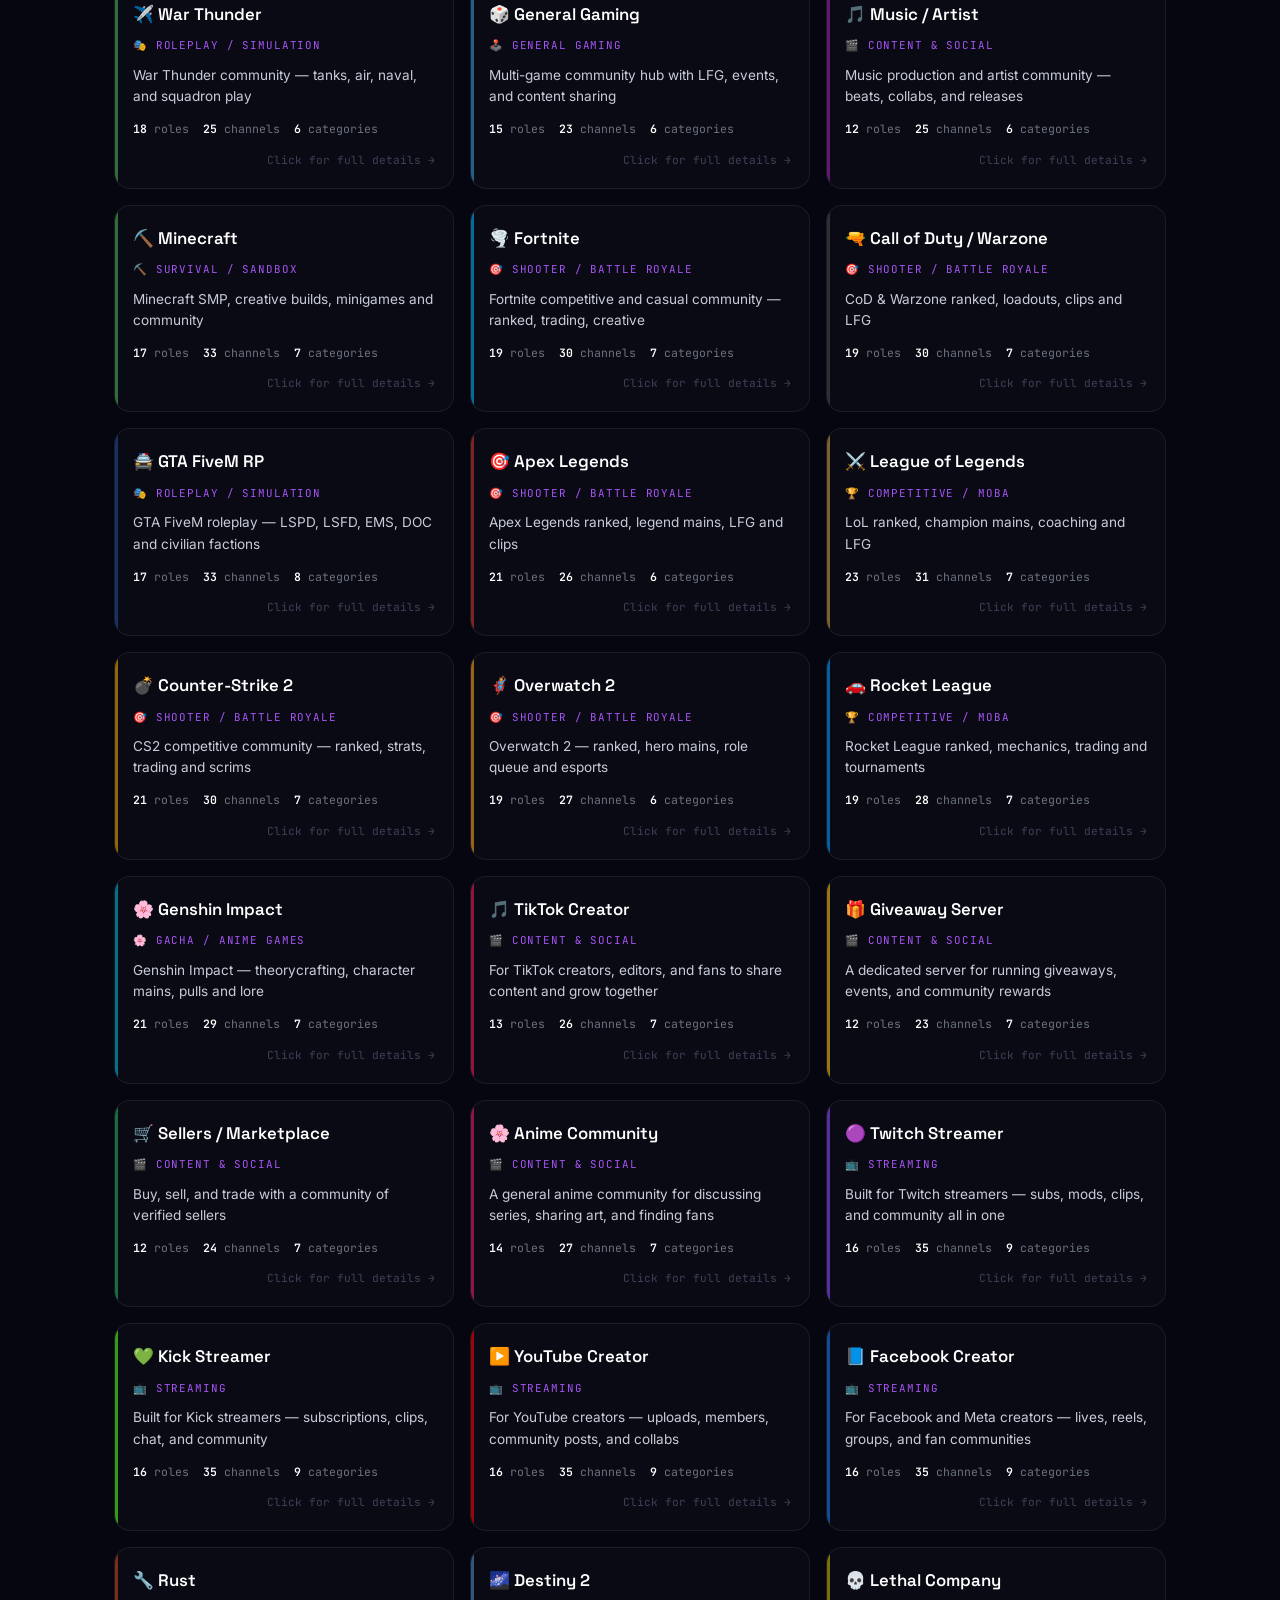
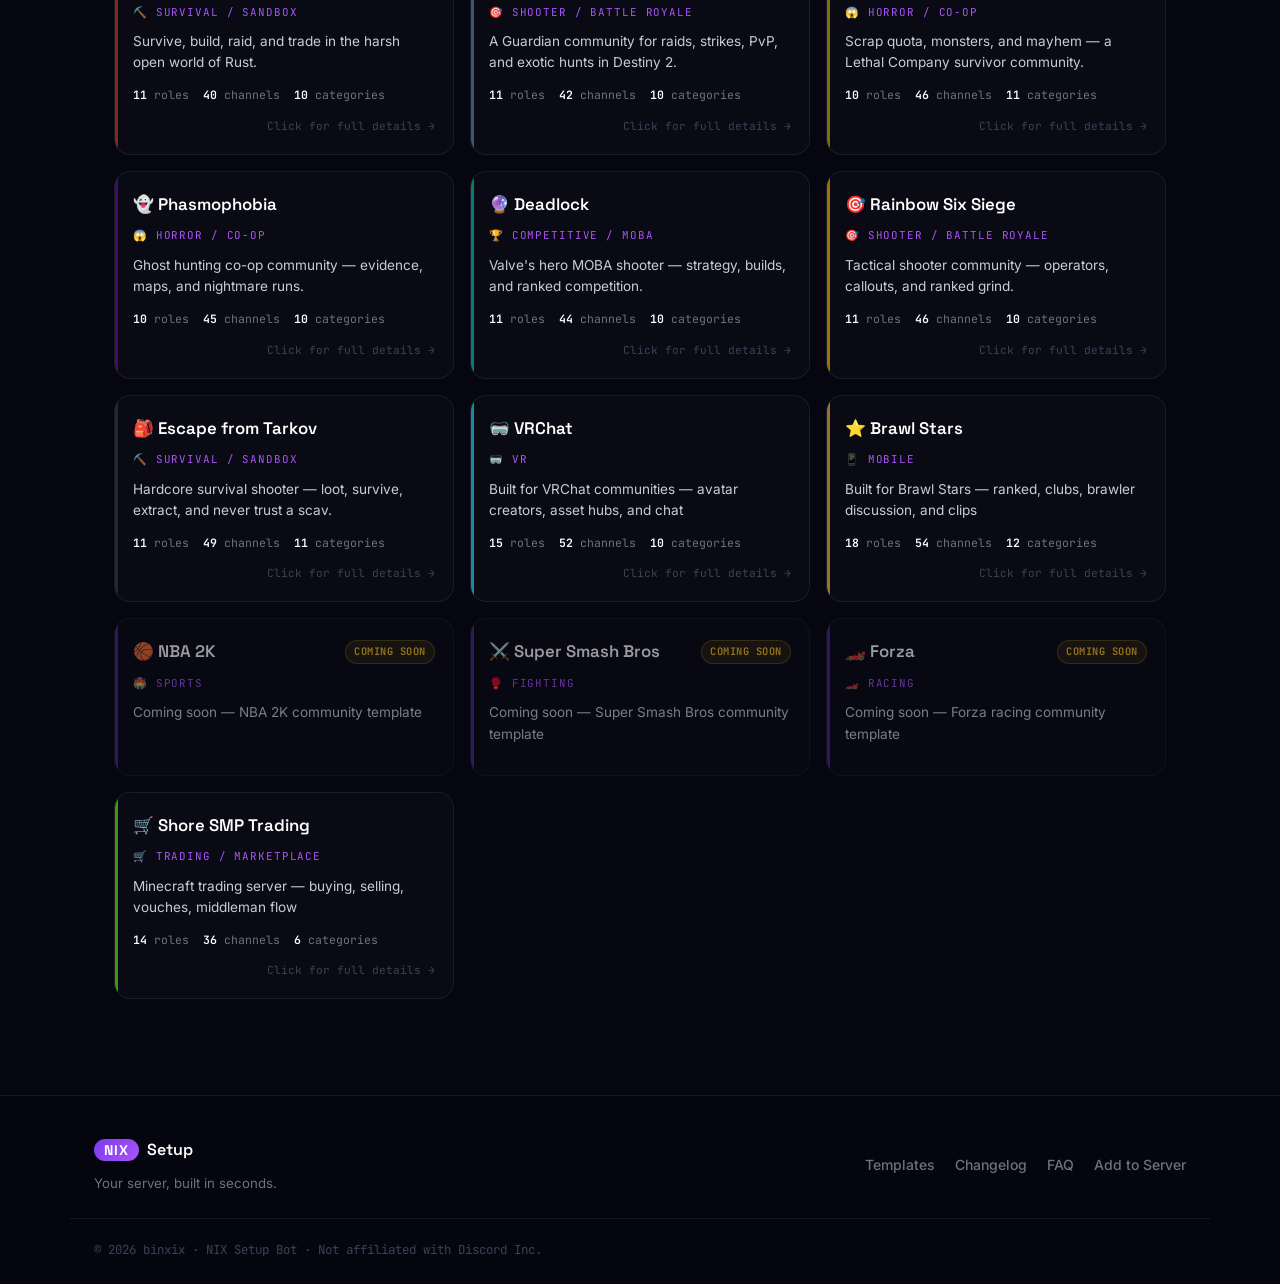
<file: templates.html>
<!DOCTYPE html>
<html lang="en">
<head>
  <meta charset="UTF-8" />
  <meta name="viewport" content="width=device-width, initial-scale=1.0" />
  <meta name="view-transition" content="same-origin" />
  <title>Templates — NIX Bot Family</title>
  <meta name="description" content="Browse all 49+ Discord server templates available in NIX Setup. Filter by category, expand to see every channel and role." />
  <link rel="icon" type="image/svg+xml" href="favicon.svg" />
  <link rel="preconnect" href="https://fonts.googleapis.com" />
  <link rel="preconnect" href="https://fonts.gstatic.com" crossorigin />
  <link href="https://fonts.googleapis.com/css2?family=Space+Grotesk:wght@400;600;700&family=Inter:wght@400;500;600&family=JetBrains+Mono:wght@400;500&display=swap" rel="stylesheet" />
  <link rel="stylesheet" href="style.css" />
  <style>
    .page-hero {
      padding: 120px 0 48px;
      text-align: center;
    }
    .page-hero .section-label { margin-bottom: 16px; }
    .page-hero h1 {
      font-family: var(--font-heading);
      font-size: clamp(2rem, 5vw, 3rem);
      font-weight: 700;
      color: var(--color-white);
      margin-bottom: 12px;
    }
    .page-hero p {
      color: var(--color-text-muted);
      font-size: 1rem;
      max-width: 540px;
      margin: 0 auto;
    }

    /* Search + filter row */
    .tpl-controls {
      max-width: 1100px;
      margin: 0 auto 32px;
      padding: 0 var(--space-6);
    }
    .tpl-search {
      width: 100%;
      padding: 12px 16px;
      background: rgba(255,255,255,0.04);
      border: 1px solid var(--color-border);
      border-radius: var(--radius-md, 12px);
      color: var(--color-white);
      font-family: var(--font-body);
      font-size: 0.95rem;
      transition: border-color 0.2s ease, background 0.2s ease;
    }
    .tpl-search:focus {
      outline: none;
      border-color: rgba(168, 85, 247, 0.55);
      background: rgba(124, 58, 237, 0.05);
    }
    .tpl-search::placeholder { color: var(--color-text-faint); }

    .tpl-filters {
      display: flex;
      flex-wrap: wrap;
      gap: 8px;
      margin-top: 14px;
    }
    .tpl-filter {
      font-family: var(--font-body);
      font-size: 0.78rem;
      font-weight: 500;
      color: var(--color-text-muted);
      background: rgba(255,255,255,0.03);
      border: 1px solid var(--color-border);
      border-radius: var(--radius-full);
      padding: 5px 12px;
      cursor: pointer;
      transition: all 0.2s ease;
    }
    .tpl-filter:hover {
      color: var(--color-white);
      border-color: rgba(168, 85, 247, 0.3);
    }
    .tpl-filter.is-active {
      background: rgba(124, 58, 237, 0.18);
      color: var(--color-purple-light);
      border-color: rgba(124, 58, 237, 0.55);
    }
    .tpl-count {
      color: var(--color-text-muted);
      font-size: 0.85rem;
      margin-top: 16px;
      font-family: var(--font-mono);
    }

    /* Templates grid */
    .tpl-section {
      padding: 0 var(--space-6) 96px;
      max-width: 1100px;
      margin: 0 auto;
    }
    .tpl-grid {
      display: grid;
      grid-template-columns: repeat(auto-fill, minmax(290px, 1fr));
      gap: 16px;
    }
    .tpl-card {
      background: rgba(255,255,255,0.02);
      border: 1px solid var(--color-border);
      border-radius: var(--radius-lg, 16px);
      padding: 18px;
      cursor: pointer;
      transition: border-color 0.25s ease, background 0.25s ease, transform 0.25s ease;
      position: relative;
      overflow: hidden;
    }
    .tpl-card::before {
      content: '';
      position: absolute;
      left: 0;
      top: 0;
      bottom: 0;
      width: 3px;
      background: var(--card-color, #7C3AED);
      opacity: 0.6;
    }
    .tpl-card:hover {
      border-color: rgba(168, 85, 247, 0.35);
      background: rgba(124, 58, 237, 0.03);
      transform: translateY(-2px);
    }
    .tpl-card.is-placeholder {
      opacity: 0.6;
    }
    .tpl-card__header {
      display: flex;
      align-items: center;
      justify-content: space-between;
      margin-bottom: 8px;
    }
    .tpl-card__title {
      font-family: var(--font-heading);
      font-weight: 600;
      font-size: 1.05rem;
      color: var(--color-white);
    }
    .tpl-card__placeholder-pill {
      font-family: var(--font-mono);
      font-size: 0.65rem;
      font-weight: 600;
      letter-spacing: 0.05em;
      text-transform: uppercase;
      color: #fbbf24;
      background: rgba(251,191,36,0.1);
      border: 1px solid rgba(251,191,36,0.25);
      border-radius: var(--radius-full);
      padding: 2px 8px;
    }
    .tpl-card__category {
      font-family: var(--font-mono);
      font-size: 0.68rem;
      color: var(--color-purple-light);
      text-transform: uppercase;
      letter-spacing: 0.08em;
      margin-bottom: 10px;
    }
    .tpl-card__desc {
      color: var(--color-text);
      font-size: 0.85rem;
      line-height: 1.55;
      margin-bottom: 12px;
    }
    .tpl-card__stats {
      display: flex;
      gap: 14px;
      font-family: var(--font-mono);
      font-size: 0.72rem;
      color: var(--color-text-muted);
    }
    .tpl-card__stats strong { color: var(--color-white); font-weight: 600; }
    .tpl-card__expand-hint {
      color: var(--color-text-faint);
      font-size: 0.7rem;
      margin-top: 12px;
      text-align: right;
      font-family: var(--font-mono);
    }

    /* Modal/details overlay */
    .tpl-modal {
      position: fixed;
      inset: 0;
      background: rgba(0,0,0,0.75);
      backdrop-filter: blur(8px);
      z-index: 1000;
      display: none;
      align-items: center;
      justify-content: center;
      padding: 20px;
      animation: tpl-fade-in 0.2s ease;
    }
    .tpl-modal.is-open { display: flex; }
    @keyframes tpl-fade-in { from { opacity: 0; } to { opacity: 1; } }

    .tpl-modal__inner {
      background: var(--color-bg-elev, #0e1018);
      border: 1px solid var(--color-border);
      border-radius: var(--radius-xl, 20px);
      width: 100%;
      max-width: 700px;
      max-height: 85vh;
      overflow: hidden;
      display: flex;
      flex-direction: column;
      animation: tpl-slide-up 0.3s cubic-bezier(0.22, 1, 0.36, 1);
    }
    @keyframes tpl-slide-up {
      from { transform: translateY(20px); opacity: 0; }
      to   { transform: translateY(0); opacity: 1; }
    }
    .tpl-modal__header {
      padding: 22px 24px;
      border-bottom: 1px solid var(--color-border);
      display: flex;
      justify-content: space-between;
      align-items: flex-start;
      gap: 16px;
    }
    .tpl-modal__title {
      font-family: var(--font-heading);
      font-size: 1.4rem;
      font-weight: 700;
      color: var(--color-white);
      margin-bottom: 4px;
    }
    .tpl-modal__sub {
      color: var(--color-text-muted);
      font-size: 0.88rem;
      line-height: 1.55;
    }
    .tpl-modal__close {
      background: none;
      border: 0;
      color: var(--color-text-muted);
      font-size: 1.4rem;
      cursor: pointer;
      padding: 4px 10px;
      transition: color 0.15s ease;
      flex-shrink: 0;
    }
    .tpl-modal__close:hover { color: var(--color-white); }
    .tpl-modal__body {
      padding: 22px 24px;
      overflow-y: auto;
      flex: 1;
    }
    .tpl-modal__stats-row {
      display: flex;
      gap: 18px;
      margin-bottom: 22px;
      padding-bottom: 16px;
      border-bottom: 1px solid var(--color-border);
      font-family: var(--font-mono);
      font-size: 0.78rem;
      color: var(--color-text-muted);
    }
    .tpl-modal__stat strong { color: var(--color-white); font-size: 0.95rem; display: block; font-family: var(--font-heading); }
    .tpl-modal__section-h {
      font-family: var(--font-heading);
      font-size: 0.78rem;
      font-weight: 600;
      letter-spacing: 0.08em;
      text-transform: uppercase;
      color: var(--color-purple-light);
      margin: 18px 0 10px;
    }
    .tpl-modal__roles {
      display: flex;
      flex-wrap: wrap;
      gap: 6px;
    }
    .tpl-modal__role {
      font-family: var(--font-mono);
      font-size: 0.72rem;
      padding: 4px 10px;
      border-radius: var(--radius-full);
      background: rgba(255,255,255,0.04);
      border: 1px solid var(--color-border);
    }
    .tpl-modal__cat {
      margin-bottom: 14px;
    }
    .tpl-modal__cat-name {
      font-family: var(--font-mono);
      font-size: 0.75rem;
      font-weight: 600;
      color: var(--color-white);
      margin-bottom: 6px;
      letter-spacing: 0.04em;
    }
    .tpl-modal__channels {
      display: flex;
      flex-wrap: wrap;
      gap: 4px 10px;
      padding-left: 4px;
    }
    .tpl-modal__channel {
      font-family: var(--font-mono);
      font-size: 0.78rem;
      color: var(--color-text);
    }
    .tpl-modal__channel--voice {
      color: var(--color-text-muted);
    }
    .tpl-modal__channel::before { content: '#'; opacity: 0.5; margin-right: 1px; }
    .tpl-modal__channel--voice::before { content: '🔊'; opacity: 0.6; margin-right: 5px; }
    .tpl-modal__placeholder-note {
      background: rgba(251,191,36,0.08);
      border: 1px solid rgba(251,191,36,0.25);
      border-radius: var(--radius-md, 12px);
      padding: 14px 16px;
      color: #fbbf24;
      font-size: 0.85rem;
      line-height: 1.55;
    }
    .tpl-empty {
      text-align: center;
      padding: 60px 20px;
      color: var(--color-text-muted);
      font-size: 0.9rem;
    }
  </style>
</head>
<body>

  <!-- Custom cursor (matches index.html) -->
  <div class="cursor-dot"  id="cursorDot"  aria-hidden="true"></div>
  <div class="cursor-ring" id="cursorRing" aria-hidden="true"></div>

  <!-- Announcement banner -->
  <div class="announcement" id="announcementBanner" data-version="v1.9-live">
    <div class="container announcement__inner">
      <span class="announcement__pill">New</span>
      <span class="announcement__text">
        <strong>v1.9.0 is live</strong> — Server Export &amp; Import is here. <a href="changelog.html" class="announcement__link">See what's new →</a>
      </span>
      <button class="announcement__close" id="announcementClose" aria-label="Dismiss announcement">×</button>
    </div>
  </div>

  <div class="scroll-progress" id="scrollProgress"></div>
  <div class="aurora" aria-hidden="true">
    <div class="aurora__blob aurora__blob--1"></div>
    <div class="aurora__blob aurora__blob--2"></div>
    <div class="aurora__blob aurora__blob--3"></div>
  </div>
  <div class="noise" aria-hidden="true"></div>

  <nav class="nav" id="nav">
    <div class="nav__inner container">
      <a href="index.html" class="nav__logo" aria-label="NIX Bot Family home">
        <span class="nav__logo-pill">NIX</span>
        <span class="nav__logo-text">Bots</span>
      </a>
      <ul class="nav__links" role="list">
        <li><a href="index.html#bot-family" class="nav__link">Bots</a></li>
        <li><a href="templates.html" class="nav__link nav__link--active">Templates</a></li>
        <li><a href="commands.html" class="nav__link">Commands</a></li>
        <li><a href="changelog.html" class="nav__link">Changelog</a></li>
        <li><a href="faq.html" class="nav__link">FAQ</a></li>
        <li><a href="requests.html" class="nav__link">Requests</a></li>
      </ul>
      <a href="index.html#bot-family" class="btn btn--primary nav__cta">Add to Server</a>
      <button class="nav__hamburger" id="navHamburger" aria-label="Toggle menu" aria-expanded="false">
        <span></span><span></span><span></span>
      </button>
    </div>
    <div class="nav__mobile-backdrop" id="navBackdrop" aria-hidden="true"></div>
    <div class="nav__mobile" id="navMobile" aria-hidden="true">
      <a href="index.html#bot-family" class="nav__mobile-link">Bots</a>
      <a href="templates.html" class="nav__mobile-link">Templates</a>
      <a href="commands.html" class="nav__mobile-link">Commands</a>
      <a href="changelog.html" class="nav__mobile-link">Changelog</a>
      <a href="faq.html" class="nav__mobile-link">FAQ</a>
      <a href="requests.html" class="nav__mobile-link">Requests</a>
      <a href="index.html#bot-family" class="btn btn--primary nav__mobile-cta">Add to Server</a>
    </div>
  </nav>

  <main>
    <section class="page-hero">
      <div class="container">
        <div class="section-label">TEMPLATES</div>
        <h1>Browse Every Template</h1>
        <p>Every template NIX can build. Filter by category, click any template to see the full channel list and roles.</p>
      </div>
    </section>

    <div class="tpl-controls">
      <input type="text" class="tpl-search" id="tplSearch" placeholder="Search templates by name, description, or category…" />
      <div class="tpl-filters" id="tplFilters">
        <button class="tpl-filter is-active" data-cat="all">All</button>
        <!-- Category filters injected here -->
      </div>
      <div class="tpl-count" id="tplCount">Loading…</div>
    </div>

    <section class="tpl-section">
      <div class="tpl-grid" id="tplGrid">
        <!-- Cards injected here -->
      </div>
    </section>
  </main>

  <!-- Modal -->
  <div class="tpl-modal" id="tplModal" role="dialog" aria-modal="true" aria-labelledby="tplModalTitle">
    <div class="tpl-modal__inner">
      <div class="tpl-modal__header">
        <div>
          <div class="tpl-modal__title" id="tplModalTitle"></div>
          <div class="tpl-modal__sub" id="tplModalSub"></div>
        </div>
        <button class="tpl-modal__close" id="tplModalClose" aria-label="Close">×</button>
      </div>
      <div class="tpl-modal__body" id="tplModalBody"></div>
    </div>
  </div>

  <footer class="footer">
    <div class="container footer__inner">
      <div class="footer__left">
        <a href="index.html" class="footer__logo" aria-label="NIX Setup Bot home">
          <span class="nav__logo-pill">NIX</span>
          <span class="nav__logo-text">Setup</span>
        </a>
        <p class="footer__tagline">Your server, built in seconds.</p>
      </div>
      <nav class="footer__links" aria-label="Footer navigation">
        <a href="templates.html" class="footer__link">Templates</a>
        <a href="changelog.html" class="footer__link">Changelog</a>
        <a href="faq.html" class="footer__link">FAQ</a>
        <a href="https://nix-setup-bot.vercel.app/add" class="footer__link">Add to Server</a>
      </nav>
    </div>
    <div class="container footer__bottom">
      <p class="footer__copy">&copy; 2026 binxix &middot; NIX Setup Bot &middot; Not affiliated with Discord Inc.</p>
    </div>
  </footer>

  <script>
    // Announcement banner
    (function announcement() {
      const banner = document.getElementById('announcementBanner');
      if (!banner) return;
      const storageKey = `nix-announce-dismissed-${banner.dataset.version || 'v1'}`;
      if (localStorage.getItem(storageKey) === 'yes') { banner.classList.add('is-dismissed'); return; }
      document.getElementById('announcementClose').addEventListener('click', () => {
        banner.classList.add('is-dismissed');
        localStorage.setItem(storageKey, 'yes');
      });
    })();

    // Scroll progress
    const progressBar = document.getElementById('scrollProgress');
    window.addEventListener('scroll', () => {
      const pct = window.scrollY / (document.documentElement.scrollHeight - window.innerHeight) * 100;
      progressBar.style.width = pct + '%';
    }, { passive: true });

    // Nav scrolled state
    const nav = document.getElementById('nav');
    window.addEventListener('scroll', () => {
      nav.classList.toggle('nav--scrolled', window.scrollY > 40);
    }, { passive: true });

    // Hamburger drawer
    const hamburger  = document.getElementById('navHamburger');
    const mobileMenu = document.getElementById('navMobile');
    const backdrop   = document.getElementById('navBackdrop');
    function setMenu(open) {
      hamburger.setAttribute('aria-expanded', String(open));
      mobileMenu.setAttribute('aria-hidden', String(!open));
      hamburger.classList.toggle('is-open', open);
      mobileMenu.classList.toggle('is-open', open);
      if (backdrop) backdrop.classList.toggle('is-visible', open);
      document.body.style.overflow = open ? 'hidden' : '';
    }
    hamburger.addEventListener('click', () => setMenu(hamburger.getAttribute('aria-expanded') !== 'true'));
    if (backdrop) backdrop.addEventListener('click', () => setMenu(false));
    mobileMenu.querySelectorAll('a').forEach(a => a.addEventListener('click', () => setMenu(false)));
    document.addEventListener('keydown', (e) => { if (e.key === 'Escape' && hamburger.getAttribute('aria-expanded') === 'true') setMenu(false); });

    // Custom cursor
    (function cursor() {
      if (!window.matchMedia('(hover: hover) and (pointer: fine)').matches) return;
      const dot  = document.getElementById('cursorDot');
      const ring = document.getElementById('cursorRing');
      if (!dot || !ring) return;
      document.body.classList.add('cursor-active');
      let mx = 0, my = 0, rx = 0, ry = 0;
      window.addEventListener('mousemove', (e) => {
        mx = e.clientX; my = e.clientY;
        dot.style.transform = `translate(${mx}px, ${my}px) translate(-50%, -50%)`;
      }, { passive: true });
      (function follow() {
        rx += (mx - rx) * 0.18; ry += (my - ry) * 0.18;
        ring.style.transform = `translate(${rx}px, ${ry}px) translate(-50%, -50%)`;
        requestAnimationFrame(follow);
      })();
      const sel = 'a, button, .tpl-card, .tpl-filter';
      document.addEventListener('mouseover', e => { if (e.target.closest(sel)) ring.classList.add('is-hovering'); });
      document.addEventListener('mouseout',  e => { if (e.target.closest(sel)) ring.classList.remove('is-hovering'); });
    })();

    // ── Templates browser ───────────────────────────────────────────────
    let TEMPLATES = [];
    let CATEGORIES = [];
    let activeCategory = 'all';
    let searchQuery = '';

    function escHtml(str) {
      return String(str ?? '').replace(/&/g,'&amp;').replace(/</g,'&lt;').replace(/>/g,'&gt;').replace(/"/g,'&quot;');
    }
    function hexColor(int) {
      return '#' + (int || 0).toString(16).padStart(6, '0');
    }

    async function loadTemplates() {
      try {
        const res = await fetch('data/templates.json?v=' + Date.now());
        if (!res.ok) throw new Error('HTTP ' + res.status);
        const data = await res.json();
        TEMPLATES  = data.templates;
        CATEGORIES = data.categories;
        renderFilters();
        renderCards();
      } catch (err) {
        document.getElementById('tplGrid').innerHTML =
          '<div class="tpl-empty">Could not load templates. Try refreshing.</div>';
        document.getElementById('tplCount').textContent = '';
      }
    }

    function renderFilters() {
      const filters = document.getElementById('tplFilters');
      const html = ['<button class="tpl-filter is-active" data-cat="all">All</button>'];
      // Build counts per category
      const counts = {};
      TEMPLATES.forEach(t => { counts[t.category.id] = (counts[t.category.id] ?? 0) + 1; });
      CATEGORIES.forEach(c => {
        if (!counts[c.id]) return;
        html.push(`<button class="tpl-filter" data-cat="${c.id}">${escHtml(c.label)} (${counts[c.id]})</button>`);
      });
      filters.innerHTML = html.join('');
      filters.querySelectorAll('.tpl-filter').forEach(btn => {
        btn.addEventListener('click', () => {
          filters.querySelectorAll('.tpl-filter').forEach(b => b.classList.remove('is-active'));
          btn.classList.add('is-active');
          activeCategory = btn.dataset.cat;
          renderCards();
        });
      });
    }

    function renderCards() {
      const grid = document.getElementById('tplGrid');
      const q = searchQuery.toLowerCase().trim();
      const filtered = TEMPLATES.filter(t => {
        if (activeCategory !== 'all' && t.category.id !== activeCategory) return false;
        if (!q) return true;
        return t.name.toLowerCase().includes(q)
            || t.description.toLowerCase().includes(q)
            || t.category.label.toLowerCase().includes(q);
      });

      document.getElementById('tplCount').textContent =
        filtered.length + ' template' + (filtered.length !== 1 ? 's' : '');

      if (!filtered.length) {
        grid.innerHTML = '<div class="tpl-empty">No templates match your filters.</div>';
        return;
      }

      grid.innerHTML = filtered.map(t => `
        <div class="tpl-card${t.placeholder ? ' is-placeholder' : ''}" data-id="${escHtml(t.id)}" style="--card-color: ${hexColor(t.color)}">
          <div class="tpl-card__header">
            <div class="tpl-card__title">${escHtml(t.emoji)} ${escHtml(t.name)}</div>
            ${t.placeholder ? '<span class="tpl-card__placeholder-pill">Coming Soon</span>' : ''}
          </div>
          <div class="tpl-card__category">${escHtml(t.category.label)}</div>
          <div class="tpl-card__desc">${escHtml(t.description)}</div>
          ${t.placeholder ? '' : `
            <div class="tpl-card__stats">
              <span><strong>${t.roleCount}</strong> roles</span>
              <span><strong>${t.channelCount}</strong> channels</span>
              <span><strong>${t.categoryCount}</strong> categories</span>
            </div>
            <div class="tpl-card__expand-hint">Click for full details →</div>
          `}
        </div>
      `).join('');

      grid.querySelectorAll('.tpl-card').forEach(card => {
        card.addEventListener('click', () => openModal(card.dataset.id));
      });
    }

    // Modal
    const modal      = document.getElementById('tplModal');
    const modalTitle = document.getElementById('tplModalTitle');
    const modalSub   = document.getElementById('tplModalSub');
    const modalBody  = document.getElementById('tplModalBody');
    document.getElementById('tplModalClose').addEventListener('click', closeModal);
    modal.addEventListener('click', (e) => { if (e.target === modal) closeModal(); });
    document.addEventListener('keydown', (e) => { if (e.key === 'Escape' && modal.classList.contains('is-open')) closeModal(); });

    function openModal(id) {
      const t = TEMPLATES.find(x => x.id === id);
      if (!t) return;
      modalTitle.innerHTML = escHtml(t.emoji) + ' ' + escHtml(t.name);
      modalSub.textContent = t.description;

      let body = '';

      if (t.placeholder) {
        body += `
          <div class="tpl-modal__placeholder-note">
            <strong>Coming Soon —</strong> This template is reserved for a future update.
            Run /setup and pick a different template for now, or
            <a href="requests.html" style="color: inherit; text-decoration: underline;">submit a request</a>
            for what you'd like to see in it.
          </div>`;
        modalBody.innerHTML = body;
        modal.classList.add('is-open');
        return;
      }

      body += `
        <div class="tpl-modal__stats-row">
          <div class="tpl-modal__stat"><strong>${t.roleCount}</strong>roles</div>
          <div class="tpl-modal__stat"><strong>${t.channelCount}</strong>channels</div>
          <div class="tpl-modal__stat"><strong>${t.categoryCount}</strong>categories</div>
          <div class="tpl-modal__stat"><strong>${escHtml(t.category.label)}</strong>category</div>
        </div>`;

      // Roles section
      body += '<div class="tpl-modal__section-h">Roles</div>';
      body += '<div class="tpl-modal__roles">';
      t.roles.forEach(r => {
        body += `<span class="tpl-modal__role" style="border-left: 3px solid ${hexColor(r.color)}">${escHtml(r.name)}</span>`;
      });
      body += '</div>';

      // Channels section
      body += '<div class="tpl-modal__section-h">Channels</div>';
      t.channels.forEach(cat => {
        body += '<div class="tpl-modal__cat">';
        body += `<div class="tpl-modal__cat-name">${escHtml(cat.name)}</div>`;
        body += '<div class="tpl-modal__channels">';
        cat.children.forEach(ch => {
          body += `<span class="tpl-modal__channel${ch.voice ? ' tpl-modal__channel--voice' : ''}">${escHtml(ch.name)}</span>`;
        });
        body += '</div></div>';
      });

      modalBody.innerHTML = body;
      modal.classList.add('is-open');
    }

    function closeModal() {
      modal.classList.remove('is-open');
    }

    // Search input
    document.getElementById('tplSearch').addEventListener('input', (e) => {
      searchQuery = e.target.value;
      renderCards();
    });

    loadTemplates();
  </script>

</body>
</html>
</file>
<file: style.css>
/* ================================================================
   NIX Bot Family — style.css
   Dark SaaS landing page styles
   ================================================================ */

/* ===================== REQUESTS WARNING BANNER ===================== */
.req-warning {
  display: flex;
  gap: 1rem;
  align-items: flex-start;
  padding: 1.25rem 1.5rem;
  margin: 0 0 2.5rem;
  border-radius: 0.9rem;
  background: rgba(254, 231, 92, 0.06);
  border: 1px solid rgba(254, 231, 92, 0.25);
  border-left: 4px solid rgba(254, 231, 92, 0.6);
}
.req-warning__icon {
  font-size: 1.5rem;
  flex-shrink: 0;
  filter: drop-shadow(0 0 6px rgba(254, 231, 92, 0.3));
}
.req-warning__title {
  font-weight: 700;
  color: #fff;
  font-size: 1rem;
  margin-bottom: 0.4rem;
}
.req-warning__text {
  color: rgba(255, 255, 255, 0.75);
  font-size: 0.92rem;
  line-height: 1.55;
  margin: 0;
}
.req-warning__text a { color: #FEE75C; text-decoration: underline; }
.req-warning__text strong { color: #fff; }

/* ===================== PAGE TRANSITIONS =====================
   Native View Transitions (Chrome/Edge 126+) give us a smooth
   cross-document crossfade for free. Browsers without support
   get the CSS fade-in below as a fallback. */
@view-transition { navigation: auto; }

/* The nav stays in place visually during transitions */
.nav { view-transition-name: site-nav; }
.footer { view-transition-name: site-footer; }

/* Customize the default crossfade */
::view-transition-old(root) {
  animation: 220ms cubic-bezier(0.4, 0, 0.2, 1) both nix-fade-out;
}
::view-transition-new(root) {
  animation: 380ms cubic-bezier(0.16, 1, 0.3, 1) both nix-fade-in;
}
@keyframes nix-fade-out {
  to { opacity: 0; transform: translateY(-6px); filter: blur(2px); }
}
@keyframes nix-fade-in {
  from { opacity: 0; transform: translateY(10px); filter: blur(4px); }
}

/* CSS-only fallback for browsers without View Transitions */
@supports not (view-transition-name: none) {
  main {
    animation: nix-page-enter 0.55s cubic-bezier(0.16, 1, 0.3, 1) both;
  }
  @keyframes nix-page-enter {
    from { opacity: 0; transform: translateY(14px); }
    to   { opacity: 1; transform: none; }
  }
}

/* Respect users who prefer no motion */
@media (prefers-reduced-motion: reduce) {
  ::view-transition-old(root),
  ::view-transition-new(root),
  main {
    animation: none !important;
  }
}


/* Custom properties */
:root {
  --color-bg:           #05060f;
  --color-surface:      #0c0d1a;
  --color-surface-2:    #111327;
  --color-border:       rgba(255, 255, 255, 0.07);
  --color-border-hover: rgba(124, 58, 237, 0.45);

  --color-purple:       #7C3AED;
  --color-purple-mid:   #9333ea;
  --color-purple-light: #A855F7;
  --color-cyan:         #22D3EE;
  --color-white:        #ffffff;
  --color-text:         #c8ccda;
  --color-text-muted:   #6b7280;
  --color-text-faint:   #3d4258;

  --gradient-brand: linear-gradient(135deg, #7C3AED, #A855F7, #22D3EE);
  --gradient-glow:  radial-gradient(ellipse at center, rgba(124, 58, 237, 0.35) 0%, transparent 70%);

  --font-heading: 'Space Grotesk', sans-serif;
  --font-body:    'Inter', sans-serif;
  --font-mono:    'JetBrains Mono', monospace;

  --space-1:  4px;
  --space-2:  8px;
  --space-3:  12px;
  --space-4:  16px;
  --space-5:  20px;
  --space-6:  24px;
  --space-8:  32px;
  --space-10: 40px;
  --space-12: 48px;
  --space-16: 64px;
  --space-20: 80px;
  --space-24: 96px;
  --space-32: 128px;

  --radius-sm:   6px;
  --radius-md:   10px;
  --radius-lg:   16px;
  --radius-xl:   24px;
  --radius-full: 9999px;

  --transition-fast:   150ms cubic-bezier(0.4, 0, 0.2, 1);
  --transition-base:   250ms cubic-bezier(0.4, 0, 0.2, 1);
  --transition-slow:   400ms cubic-bezier(0.4, 0, 0.2, 1);

  --shadow-sm:   0 1px 3px rgba(0, 0, 0, 0.4), 0 1px 2px rgba(0, 0, 0, 0.3);
  --shadow-md:   0 4px 16px rgba(0, 0, 0, 0.5);
  --shadow-lg:   0 8px 32px rgba(0, 0, 0, 0.6);
  --shadow-glow: 0 0 40px rgba(124, 58, 237, 0.3);
}

/* Reset */
*, *::before, *::after { box-sizing: border-box; margin: 0; padding: 0; }
html { scroll-behavior: smooth; font-size: 16px; -webkit-text-size-adjust: 100%; }

/* Anchor scroll-offset so sections don't slide behind the announcement banner + nav */
:where(section[id], [id]) { scroll-margin-top: 110px; }
@media (max-width: 768px) {
  :where(section[id], [id]) { scroll-margin-top: 140px; }
}
@media (prefers-reduced-motion: reduce) {
  html { scroll-behavior: auto; }
}
body {
  background-color: var(--color-bg);
  color: var(--color-text);
  font-family: var(--font-body);
  font-size: 1rem;
  line-height: 1.7;
  min-height: 100vh;
  overflow-x: hidden;
}
img, svg { display: block; max-width: 100%; }
a { color: inherit; text-decoration: none; }
ul, ol { list-style: none; }
button { cursor: pointer; border: none; background: none; font: inherit; }
h1, h2, h3, h4 { font-family: var(--font-heading); line-height: 1.15; color: var(--color-white); }

/* Scroll progress bar */
.scroll-progress {
  position: fixed;
  top: 0;
  left: 0;
  height: 3px;
  width: 0%;
  background: var(--gradient-brand);
  z-index: 1000;
  transition: width 80ms linear;
}

/* Aurora blobs */
.aurora {
  position: fixed;
  inset: 0;
  pointer-events: none;
  z-index: 0;
  overflow: hidden;
}
.aurora__blob {
  position: absolute;
  border-radius: 50%;
  filter: blur(120px);
  opacity: 0.18;
  animation: float 20s ease-in-out infinite;
}
.aurora__blob--1 {
  width: 700px; height: 700px;
  top: -200px; left: -200px;
  background: radial-gradient(circle, #7C3AED, transparent 70%);
  animation-duration: 22s;
  animation-delay: 0s;
}
.aurora__blob--2 {
  width: 600px; height: 600px;
  top: 30%; right: -100px;
  background: radial-gradient(circle, #22D3EE, transparent 70%);
  animation-duration: 28s;
  animation-delay: -8s;
}
.aurora__blob--3 {
  width: 500px; height: 500px;
  bottom: 10%; left: 30%;
  background: radial-gradient(circle, #A855F7, transparent 70%);
  animation-duration: 18s;
  animation-delay: -14s;
}
@keyframes float {
  0%   { transform: translate(0, 0) scale(1); }
  33%  { transform: translate(40px, -60px) scale(1.05); }
  66%  { transform: translate(-30px, 40px) scale(0.97); }
  100% { transform: translate(0, 0) scale(1); }
}

/* Noise overlay */
.noise {
  position: fixed;
  inset: 0;
  pointer-events: none;
  z-index: 1;
  opacity: 0.03;
  background-image: url("data:image/svg+xml,%3Csvg viewBox='0 0 256 256' xmlns='http://www.w3.org/2000/svg'%3E%3Cfilter id='noise'%3E%3CfeTurbulence type='fractalNoise' baseFrequency='0.9' numOctaves='4' stitchTiles='stitch'/%3E%3C/filter%3E%3Crect width='100%25' height='100%25' filter='url(%23noise)' opacity='1'/%3E%3C/svg%3E");
  background-repeat: repeat;
  background-size: 200px 200px;
}

/* Layout */
.container {
  width: 100%;
  max-width: 1140px;
  margin: 0 auto;
  padding: 0 var(--space-6);
  position: relative;
  z-index: 2;
}

/* Scroll reveal */
[data-reveal] {
  opacity: 0;
  transform: translateY(32px);
  transition: opacity var(--transition-slow), transform var(--transition-slow);
}
[data-reveal].is-visible {
  opacity: 1;
  transform: translateY(0);
}

/* Text gradient */
.text-gradient {
  background: var(--gradient-brand);
  -webkit-background-clip: text;
  background-clip: text;
  -webkit-text-fill-color: transparent;
  color: transparent;
}

/* Section labels */
.section-label {
  font-family: var(--font-mono);
  font-size: 0.72rem;
  font-weight: 500;
  letter-spacing: 0.14em;
  color: var(--color-purple-light);
  margin-bottom: var(--space-3);
  text-transform: uppercase;
}
.section-heading {
  font-size: clamp(1.75rem, 3.5vw, 2.5rem);
  font-weight: 700;
  color: var(--color-white);
  margin-bottom: var(--space-12);
  max-width: 680px;
}

/* Buttons */
.btn {
  display: inline-flex;
  align-items: center;
  justify-content: center;
  gap: var(--space-2);
  font-family: var(--font-body);
  font-size: 0.9375rem;
  font-weight: 600;
  border-radius: var(--radius-md);
  padding: 10px 20px;
  transition: all var(--transition-base);
  white-space: nowrap;
  position: relative;
  overflow: hidden;
}
.btn--primary {
  background: linear-gradient(135deg, var(--color-purple), var(--color-purple-light));
  color: var(--color-white);
  box-shadow: 0 0 24px rgba(124, 58, 237, 0.35);
}
.btn--primary:hover {
  transform: translateY(-2px);
  box-shadow: 0 0 36px rgba(124, 58, 237, 0.55);
}
.btn--primary:active { transform: translateY(0); }
.btn--ghost {
  background: transparent;
  color: var(--color-text);
  border: 1px solid var(--color-border);
}
.btn--ghost:hover {
  border-color: var(--color-border-hover);
  color: var(--color-white);
  transform: translateY(-2px);
}
.btn--lg { padding: 13px 28px; font-size: 1rem; border-radius: var(--radius-md); }
.btn--xl { padding: 16px 36px; font-size: 1.0625rem; border-radius: var(--radius-lg); }

/* NAV */
.nav {
  position: sticky;
  top: 0;
  z-index: 100;
  border-bottom: 1px solid transparent;
  transition: border-color var(--transition-base), background var(--transition-base), box-shadow var(--transition-base);
}
.nav--scrolled {
  background: rgba(5, 6, 15, 0.88);
  -webkit-backdrop-filter: blur(16px);
  backdrop-filter: blur(16px);
  border-bottom-color: var(--color-border);
  box-shadow: 0 4px 32px rgba(0, 0, 0, 0.4);
}
.nav__inner {
  display: flex;
  align-items: center;
  gap: var(--space-8);
  height: 64px;
}
.nav__logo {
  display: flex;
  align-items: center;
  gap: var(--space-2);
  flex-shrink: 0;
}
.nav__logo-pill {
  background: linear-gradient(135deg, var(--color-purple), var(--color-purple-light));
  color: var(--color-white);
  font-family: var(--font-heading);
  font-size: 0.875rem;
  font-weight: 700;
  letter-spacing: 0.08em;
  padding: 4px 10px;
  border-radius: var(--radius-full);
  line-height: 1;
}
.nav__logo-text {
  font-family: var(--font-heading);
  font-weight: 600;
  font-size: 1rem;
  color: var(--color-white);
}
.nav__links {
  display: flex;
  align-items: center;
  gap: var(--space-6);
  margin-left: auto;
}
.nav__link {
  font-size: 0.9rem;
  font-weight: 500;
  color: var(--color-text-muted);
  transition: color var(--transition-fast);
}
.nav__link:hover { color: var(--color-white); }
.nav__link--active { color: var(--color-white); }
.nav__cta { margin-left: var(--space-4); }
.nav__hamburger {
  display: none;
  flex-direction: column;
  justify-content: center;
  gap: 5px;
  width: 36px;
  height: 36px;
  margin-left: auto;
}
.nav__hamburger span {
  display: block;
  height: 2px;
  background: var(--color-white);
  border-radius: 2px;
  transition: all var(--transition-base);
  transform-origin: center;
}
.nav__hamburger.is-open span:nth-child(1) { transform: rotate(45deg) translate(5px, 5px); }
.nav__hamburger.is-open span:nth-child(2) { opacity: 0; transform: scaleX(0); }
.nav__hamburger.is-open span:nth-child(3) { transform: rotate(-45deg) translate(5px, -5px); }
/* Mobile nav — bottom-sheet drawer that slides up from the bottom */
.nav__mobile {
  position: fixed;
  bottom: 0;
  left: 0;
  right: 0;
  z-index: 60;
  display: flex;
  flex-direction: column;
  gap: 4px;
  padding: 20px 24px calc(28px + env(safe-area-inset-bottom, 0px));
  background: rgba(8, 9, 18, 0.95);
  -webkit-backdrop-filter: blur(20px);
  backdrop-filter: blur(20px);
  border-top: 1px solid rgba(168, 85, 247, 0.25);
  border-top-left-radius: 22px;
  border-top-right-radius: 22px;
  box-shadow: 0 -20px 60px -20px rgba(0, 0, 0, 0.7);
  transform: translateY(100%);
  visibility: hidden;
  transition: transform 0.35s cubic-bezier(0.22, 1, 0.36, 1), visibility 0s 0.35s;
}
.nav__mobile::before {
  /* Grab handle indicator at the top of the sheet */
  content: '';
  position: absolute;
  top: 8px;
  left: 50%;
  transform: translateX(-50%);
  width: 40px;
  height: 4px;
  border-radius: 2px;
  background: rgba(255, 255, 255, 0.18);
}
.nav__mobile.is-open {
  transform: translateY(0);
  visibility: visible;
  transition: transform 0.35s cubic-bezier(0.22, 1, 0.36, 1), visibility 0s;
}
/* Backdrop overlay behind the sheet */
.nav__mobile-backdrop {
  position: fixed;
  inset: 0;
  background: rgba(0, 0, 0, 0.5);
  -webkit-backdrop-filter: blur(2px);
  backdrop-filter: blur(2px);
  z-index: 55;
  opacity: 0;
  visibility: hidden;
  transition: opacity 0.3s ease, visibility 0s 0.3s;
}
.nav__mobile-backdrop.is-visible {
  opacity: 1;
  visibility: visible;
  transition: opacity 0.3s ease, visibility 0s;
}
.nav__mobile-link {
  font-size: 1rem;
  font-weight: 500;
  color: var(--color-text);
  padding: 14px 0;
  border-bottom: 1px solid rgba(255, 255, 255, 0.05);
  transition: color var(--transition-fast), padding-left 0.2s ease;
}
.nav__mobile-link:hover,
.nav__mobile-link:active {
  color: var(--color-white);
  padding-left: 6px;
}
.nav__mobile-link:last-of-type { border-bottom: 0; }
.nav__mobile-cta { margin-top: 14px; width: 100%; text-align: center; }

/* HERO */
.hero {
  min-height: 100vh;
  display: flex;
  align-items: center;
  padding: var(--space-20) 0 var(--space-16);
  position: relative;
}
.hero__inner {
  display: flex;
  flex-direction: column;
  align-items: center;
  text-align: center;
  gap: var(--space-6);
}
.hero__badge {
  display: inline-flex;
  align-items: center;
  gap: var(--space-2);
  background: rgba(124, 58, 237, 0.1);
  border: 1px solid rgba(124, 58, 237, 0.3);
  border-radius: var(--radius-full);
  padding: 6px 14px;
  font-size: 0.83rem;
  font-weight: 500;
  color: var(--color-purple-light);
  transition-delay: 0ms;
}
.hero__badge-dot {
  width: 7px; height: 7px;
  background: var(--color-purple-light);
  border-radius: 50%;
  box-shadow: 0 0 6px var(--color-purple-light);
  animation: pulse 2.4s ease-in-out infinite;
}
@keyframes pulse {
  0%, 100% { opacity: 1; box-shadow: 0 0 6px var(--color-purple-light); }
  50%       { opacity: 0.6; box-shadow: 0 0 14px var(--color-purple-light); }
}
.hero__headline {
  font-size: clamp(2.6rem, 7vw, 5rem);
  font-weight: 700;
  line-height: 1.08;
  letter-spacing: -0.025em;
  color: var(--color-white);
  max-width: 780px;
  transition-delay: 60ms;
}
.hero__sub {
  font-size: clamp(1rem, 2vw, 1.15rem);
  color: var(--color-text);
  max-width: 540px;
  line-height: 1.7;
  transition-delay: 120ms;
}
.hero__ctas {
  display: flex;
  align-items: center;
  gap: var(--space-4);
  flex-wrap: wrap;
  justify-content: center;
  transition-delay: 180ms;
}

/* Discord Mockup */
.mockup {
  width: 100%;
  max-width: 780px;
  border-radius: var(--radius-xl);
  overflow: hidden;
  border: 1px solid var(--color-border);
  box-shadow: var(--shadow-lg), 0 0 80px rgba(124, 58, 237, 0.15);
  background: #1e1f2e;
  margin-top: var(--space-6);
  transition-delay: 240ms;
  text-align: left;
}
.mockup__bar {
  display: flex;
  align-items: center;
  gap: var(--space-2);
  padding: 12px 16px;
  background: #16172a;
  border-bottom: 1px solid rgba(255,255,255,0.05);
}
.mockup__dot {
  width: 12px; height: 12px;
  border-radius: 50%;
  flex-shrink: 0;
}
.mockup__dot--red    { background: #ff5f57; }
.mockup__dot--yellow { background: #ffbd2e; }
.mockup__dot--green  { background: #28ca41; }
.mockup__title {
  font-family: var(--font-body);
  font-size: 0.78rem;
  color: var(--color-text-muted);
  margin-left: var(--space-2);
}
.mockup__body {
  display: flex;
}
.mockup__sidebar {
  width: 220px;
  flex-shrink: 0;
  background: #16172a;
  border-right: 1px solid rgba(255,255,255,0.05);
  display: flex;
  flex-direction: column;
  padding: var(--space-4);
  gap: var(--space-3);
}
.mockup__server-icon {
  width: 44px; height: 44px;
  border-radius: var(--radius-md);
  background: linear-gradient(135deg, var(--color-purple), var(--color-purple-light));
  display: flex; align-items: center; justify-content: center;
  font-family: var(--font-heading);
  font-size: 0.75rem;
  font-weight: 700;
  color: white;
  margin-bottom: var(--space-2);
}
.mockup__channel-list { display: flex; flex-direction: column; gap: 2px; transition: opacity 0.15s ease; }
.mockup__channel-list.is-fading { opacity: 0; }
.mockup__category {
  font-family: var(--font-mono);
  font-size: 0.65rem;
  font-weight: 500;
  letter-spacing: 0.1em;
  color: var(--color-text-faint);
  text-transform: uppercase;
  margin: var(--space-2) 0 var(--space-1);
}
.mockup__channel {
  font-size: 0.82rem;
  color: var(--color-text-muted);
  padding: 4px 8px;
  border-radius: var(--radius-sm);
  transition: background var(--transition-fast);
}
.mockup__channel--active { background: rgba(255,255,255,0.08); color: var(--color-white); }
.mockup__channel--voice::before { content: ""; display: inline-block; width: 10px; height: 10px; background: var(--color-text-faint); border-radius: 50%; margin-right: 6px; vertical-align: middle; }
.mockup__chat {
  flex: 1;
  display: flex;
  flex-direction: column;
}
.mockup__message {
  display: flex;
  gap: var(--space-3);
  padding: var(--space-3) var(--space-4);
}
.mockup__message--user { opacity: 0.75; padding-bottom: var(--space-1); }
.mockup__avatar--user { background: linear-gradient(135deg, #5865f2, #7289da); color: white; }
.mockup__slash-cmd { font-size: 0.82rem; color: var(--color-text-muted); }
.mockup__slash-cmd strong { color: #5865f2; font-weight: 600; }
.mockup__avatar {
  width: 38px; height: 38px;
  border-radius: 50%;
  flex-shrink: 0;
  display: flex; align-items: center; justify-content: center;
  font-family: var(--font-heading);
  font-size: 0.8rem;
  font-weight: 700;
}
.mockup__avatar--bot {
  background: linear-gradient(135deg, var(--color-purple), var(--color-purple-light));
  color: white;
}
.mockup__message-content { flex: 1; min-width: 0; }
.mockup__message-header { display: flex; align-items: center; gap: var(--space-2); margin-bottom: 6px; flex-wrap: wrap; }
.mockup__username { font-family: var(--font-body); font-size: 0.9rem; font-weight: 600; }
.mockup__username--bot { color: #5865F2; }
.mockup__badge-tag {
  background: #5865F2;
  color: white;
  font-size: 0.6rem;
  font-weight: 700;
  padding: 2px 5px;
  border-radius: 3px;
  letter-spacing: 0.05em;
}
.mockup__timestamp { font-size: 0.72rem; color: var(--color-text-faint); margin-left: 4px; }
.mockup__embed {
  display: flex;
  background: #23243a;
  border-radius: 0 var(--radius-sm) var(--radius-sm) 0;
  overflow: hidden;
  max-width: 440px;
}
.mockup__embed-bar { width: 4px; background: linear-gradient(to bottom, var(--color-purple), var(--color-cyan)); flex-shrink: 0; }
.mockup__embed-body { padding: 12px 14px; }
.mockup__embed-title { font-family: var(--font-heading); font-size: 0.9rem; font-weight: 600; color: var(--color-white); margin-bottom: 4px; }
.mockup__embed-desc { font-size: 0.82rem; color: var(--color-text-muted); margin-bottom: 10px; }
.mockup__select {
  position: relative;
  background: #1a1b2e;
  border: 1px solid rgba(255,255,255,0.12);
  border-radius: var(--radius-sm);
  cursor: pointer;
  min-width: 260px;
  max-width: 320px;
  user-select: none;
}
.mockup__select:hover .mockup__select-inner { background: rgba(255,255,255,0.03); }
.mockup__select-inner {
  display: flex;
  align-items: center;
  gap: var(--space-2);
  padding: 8px 10px;
  font-size: 0.84rem;
  color: var(--color-white);
}
.mockup__select-chevron { width: 14px; height: 14px; margin-left: auto; flex-shrink: 0; color: var(--color-text-muted); transition: transform 0.2s ease; }
.mockup__select--open .mockup__select-chevron { transform: rotate(180deg); }
.mockup__select-dot {
  width: 8px; height: 8px;
  border-radius: 50%;
  flex-shrink: 0;
}
.mockup__select-dot--purple { background: var(--color-purple-light); }
.mockup__select-dot--green  { background: #4ade80; }
.mockup__select-dot--cyan   { background: var(--color-cyan); }
.mockup__select-dot--orange { background: #fb923c; }
.mockup__dropdown {
  display: none;
  background: #1a1b2e;
  border: 1px solid rgba(255,255,255,0.12);
  border-radius: var(--radius-sm);
  max-height: 200px;
  overflow-y: auto;
  margin-top: 4px;
}
.mockup__select--open .mockup__dropdown { display: block; }
.mockup__dropdown::-webkit-scrollbar { width: 4px; }
.mockup__dropdown::-webkit-scrollbar-track { background: transparent; }
.mockup__dropdown::-webkit-scrollbar-thumb { background: rgba(255,255,255,0.18); border-radius: 2px; }
.mockup__dropdown-item {
  display: flex;
  align-items: center;
  gap: var(--space-2);
  padding: 8px 10px;
  font-size: 0.82rem;
  color: var(--color-text-muted);
  cursor: pointer;
  transition: background var(--transition-fast), color var(--transition-fast);
}
.mockup__dropdown-item:hover { background: rgba(255,255,255,0.06); color: var(--color-white); }
.mockup__dropdown-item--active { background: rgba(124, 58, 237, 0.2); color: var(--color-white); }
.mockup__check { margin-left: auto; font-size: 0.75rem; color: var(--color-purple-light); display: none; flex-shrink: 0; }
.mockup__dropdown-item--active .mockup__check { display: block; }
.mockup__select-dot--blue   { background: #60a5fa; }
.mockup__select-dot--gold   { background: #eab308; }
.mockup__select-dot--yellow { background: #fde047; }
.mockup__select-dot--red    { background: #f87171; }
.mockup__confirm-btn {
  display: inline-flex;
  align-items: center;
  justify-content: center;
  margin-top: 10px;
  padding: 6px 20px;
  background: #5865f2;
  color: white;
  border: none;
  border-radius: 4px;
  font-family: var(--font-body);
  font-size: 0.82rem;
  font-weight: 600;
  cursor: pointer;
  transition: background 0.15s, opacity 0.15s;
  letter-spacing: 0.01em;
}
.mockup__confirm-btn:hover:not(:disabled) { background: #4752c4; }
.mockup__confirm-btn:disabled { background: rgba(88,101,242,0.35); cursor: not-allowed; }
.mockup__input-bar {
  border-top: 1px solid rgba(255,255,255,0.05);
  padding: 12px 16px;
  background: #23243a;
}
.mockup__input-text { font-size: 0.85rem; color: var(--color-text-faint); }

/* STATS */
.stats {
  padding: var(--space-8) 0;
  position: relative;
  z-index: 2;
}
.stats__inner {
  display: flex;
  align-items: center;
  justify-content: center;
  background: rgba(255, 255, 255, 0.03);
  -webkit-backdrop-filter: blur(8px);
  backdrop-filter: blur(8px);
  border: 1px solid var(--color-border);
  border-radius: var(--radius-xl);
  padding: var(--space-8) var(--space-12);
  gap: var(--space-12);
  flex-wrap: wrap;
}
.stats__item { text-align: center; flex: 1; min-width: 140px; }
.stats__number {
  font-family: var(--font-heading);
  font-size: clamp(1.6rem, 3vw, 2.2rem);
  font-weight: 700;
  color: var(--color-white);
  line-height: 1.1;
  background: var(--gradient-brand);
  -webkit-background-clip: text;
  background-clip: text;
  -webkit-text-fill-color: transparent;
}
.stats__label {
  font-size: 0.875rem;
  color: var(--color-text-muted);
  margin-top: var(--space-1);
  font-weight: 500;
}
.stats__divider {
  width: 1px;
  height: 48px;
  background: var(--color-border);
  flex-shrink: 0;
}

/* HOW IT WORKS */
.steps {
  padding: var(--space-24) 0;
  position: relative;
  z-index: 2;
}
.steps__list {
  display: flex;
  flex-direction: column;
  max-width: 640px;
}
.steps__item {
  display: flex;
  gap: var(--space-8);
  position: relative;
}
.steps__left {
  display: flex;
  flex-direction: column;
  align-items: center;
  flex-shrink: 0;
  width: 64px;
}
.steps__number {
  font-family: var(--font-mono);
  font-size: 2.2rem;
  font-weight: 500;
  line-height: 1;
  background: var(--gradient-brand);
  -webkit-background-clip: text;
  background-clip: text;
  -webkit-text-fill-color: transparent;
  flex-shrink: 0;
}
.steps__line {
  width: 2px;
  flex: 1;
  min-height: 40px;
  margin-top: var(--space-3);
  background: linear-gradient(to bottom, rgba(124,58,237,0.4), rgba(34,211,238,0.1));
  border-radius: 2px;
}
.steps__content {
  padding-bottom: var(--space-12);
  padding-top: 4px;
}
.steps__title {
  font-size: 1.2rem;
  font-weight: 600;
  color: var(--color-white);
  margin-bottom: var(--space-2);
}
.steps__desc {
  font-size: 0.95rem;
  color: var(--color-text);
  max-width: 460px;
  line-height: 1.7;
}
.steps__link {
  display: inline-block;
  margin-top: var(--space-3);
  font-size: 0.875rem;
  font-weight: 600;
  color: var(--color-purple-light);
  transition: color var(--transition-fast), transform var(--transition-fast);
}
.steps__link:hover { color: var(--color-cyan); transform: translateX(4px); }
.steps__item--last .steps__content { padding-bottom: 0; }

.steps__intro {
  color: var(--color-text-muted);
  font-size: 1rem;
  line-height: 1.7;
  max-width: 600px;
  margin: 0 0 var(--space-12) 0;
}

.steps__bullets {
  list-style: none;
  padding: 0;
  margin: var(--space-3) 0 0 0;
  display: flex;
  flex-direction: column;
  gap: 7px;
  max-width: 540px;
}
.steps__bullets li {
  position: relative;
  padding-left: 18px;
  font-size: 0.88rem;
  color: var(--color-text-muted);
  line-height: 1.6;
}
.steps__bullets li::before {
  content: '';
  position: absolute;
  left: 0;
  top: 0.65em;
  width: 5px;
  height: 5px;
  border-radius: 50%;
  background: var(--color-purple-light);
}
.steps__bullets li em {
  color: var(--color-text);
  font-style: normal;
  font-weight: 500;
}

/* Behind the scenes — extra callout under the steps */
.behind {
  margin-top: var(--space-16, 64px);
  padding-top: var(--space-12, 48px);
  border-top: 1px solid var(--color-border, rgba(255, 255, 255, 0.08));
}
.behind__heading { margin-bottom: var(--space-8, 32px); }
.behind__heading .section-label { margin-bottom: 12px; }
.behind__title {
  font-family: var(--font-heading);
  font-size: 1.4rem;
  font-weight: 600;
  color: var(--color-white);
}
.behind__grid {
  display: grid;
  grid-template-columns: repeat(2, 1fr);
  gap: 18px;
}
.behind__card {
  background: rgba(255, 255, 255, 0.02);
  border: 1px solid var(--color-border, rgba(255, 255, 255, 0.08));
  border-radius: var(--radius-lg, 16px);
  padding: 22px;
  transition: border-color 0.25s ease, transform 0.25s ease, background 0.25s ease;
}
.behind__card:hover {
  border-color: rgba(168, 85, 247, 0.35);
  background: rgba(124, 58, 237, 0.04);
  transform: translateY(-3px);
}
.behind__icon {
  font-size: 1.5rem;
  margin-bottom: 10px;
}
.behind__name {
  font-family: var(--font-heading);
  font-size: 1rem;
  font-weight: 600;
  color: var(--color-white);
  margin-bottom: 6px;
}
.behind__desc {
  font-size: 0.85rem;
  color: var(--color-text-muted);
  line-height: 1.65;
}
@media (max-width: 700px) {
  .behind__grid { grid-template-columns: 1fr; }
}
.code-inline {
  font-family: var(--font-mono);
  font-size: 0.875em;
  background: rgba(124,58,237,0.15);
  border: 1px solid rgba(124,58,237,0.25);
  padding: 2px 7px;
  border-radius: var(--radius-sm);
  color: var(--color-purple-light);
}

/* TEMPLATES MARQUEE */
.templates {
  padding: var(--space-24) 0;
  position: relative;
  z-index: 2;
  overflow: hidden;
}
.templates .container { margin-bottom: var(--space-10); }
.marquee {
  width: 100%;
  overflow: hidden;
  position: relative;
  margin-bottom: var(--space-4);
  -webkit-mask-image: linear-gradient(to right, transparent 0%, black 8%, black 92%, transparent 100%);
  mask-image: linear-gradient(to right, transparent 0%, black 8%, black 92%, transparent 100%);
}
.marquee__track {
  display: flex;
  gap: var(--space-4);
  width: max-content;
  animation: marquee 28s linear infinite;
  will-change: transform;
}
.marquee__track--reverse {
  animation: marquee-reverse 32s linear infinite;
}
@keyframes marquee {
  0%   { transform: translateX(0); }
  100% { transform: translateX(-50%); }
}
@keyframes marquee-reverse {
  0%   { transform: translateX(-50%); }
  100% { transform: translateX(0); }
}
.marquee__card {
  display: inline-flex;
  align-items: center;
  gap: var(--space-2);
  padding: 10px 18px;
  background: var(--color-surface);
  border: 1px solid var(--color-border);
  border-radius: var(--radius-md);
  font-family: var(--font-body);
  font-size: 0.875rem;
  font-weight: 500;
  color: var(--color-text);
  white-space: nowrap;
  flex-shrink: 0;
  transition: border-color var(--transition-base), transform var(--transition-base), color var(--transition-base);
}
.marquee__card:hover {
  border-color: var(--color-border-hover);
  color: var(--color-white);
  transform: translateY(-3px);
}
.marquee__dot {
  width: 8px; height: 8px;
  border-radius: 50%;
  flex-shrink: 0;
}
.marquee__dot--purple { background: var(--color-purple-light); box-shadow: 0 0 6px var(--color-purple-light); }
.marquee__dot--green  { background: #4ade80; box-shadow: 0 0 6px #4ade80; }
.marquee__dot--blue   { background: #60a5fa; box-shadow: 0 0 6px #60a5fa; }
.marquee__dot--orange { background: #fb923c; box-shadow: 0 0 6px #fb923c; }
.marquee__dot--red    { background: #f87171; box-shadow: 0 0 6px #f87171; }
.marquee__dot--cyan   { background: var(--color-cyan); box-shadow: 0 0 6px var(--color-cyan); }
.marquee__dot--gold   { background: #fbbf24; box-shadow: 0 0 6px #fbbf24; }
.marquee__dot--yellow { background: #facc15; box-shadow: 0 0 6px #facc15; }

/* FEATURES */
.features {
  padding: var(--space-24) 0;
  position: relative;
  z-index: 2;
}
.features__grid {
  display: grid;
  grid-template-columns: repeat(3, 1fr);
  gap: var(--space-4);
}
.feature-card {
  background: rgba(255, 255, 255, 0.025);
  border: 1px solid var(--color-border);
  border-radius: var(--radius-lg);
  padding: var(--space-6);
  transition: border-color var(--transition-base), transform var(--transition-base), background var(--transition-base);
  position: relative;
  overflow: hidden;
}
.feature-card::before {
  content: '';
  position: absolute;
  inset: 0;
  background: radial-gradient(circle at top left, rgba(124,58,237,0.06) 0%, transparent 60%);
  opacity: 0;
  transition: opacity var(--transition-slow);
}
.feature-card:hover {
  border-color: var(--color-border-hover);
  transform: translateY(-4px);
  background: rgba(255,255,255,0.04);
}
.feature-card:hover::before { opacity: 1; }
.feature-card__icon {
  width: 40px; height: 40px;
  display: flex; align-items: center; justify-content: center;
  background: rgba(124, 58, 237, 0.12);
  border: 1px solid rgba(124, 58, 237, 0.2);
  border-radius: var(--radius-md);
  color: var(--color-purple-light);
  margin-bottom: var(--space-4);
  flex-shrink: 0;
}
.feature-card__icon svg { width: 20px; height: 20px; }
.feature-card__title {
  font-size: 1rem;
  font-weight: 600;
  color: var(--color-white);
  margin-bottom: var(--space-2);
}
.feature-card__desc {
  font-size: 0.875rem;
  color: var(--color-text-muted);
  line-height: 1.7;
}

/* CTA SECTION */
.cta-section {
  padding: var(--space-24) 0;
  position: relative;
  z-index: 2;
}
.cta-section__inner {
  text-align: center;
  padding: var(--space-16) var(--space-12);
  border-radius: var(--radius-xl);
  border: 1px solid rgba(124, 58, 237, 0.25);
  background: linear-gradient(135deg, rgba(124,58,237,0.08) 0%, rgba(168,85,247,0.05) 50%, rgba(34,211,238,0.04) 100%);
  position: relative;
  overflow: hidden;
}
.cta-section__glow {
  position: absolute;
  top: 50%; left: 50%;
  width: 600px; height: 400px;
  transform: translate(-50%, -50%);
  background: radial-gradient(ellipse, rgba(124,58,237,0.2) 0%, transparent 65%);
  pointer-events: none;
}
.cta-section__heading {
  font-size: clamp(1.8rem, 4vw, 2.8rem);
  font-weight: 700;
  color: var(--color-white);
  margin-bottom: var(--space-4);
}
.cta-section__sub {
  font-size: 1.05rem;
  color: var(--color-text);
  max-width: 480px;
  margin: 0 auto var(--space-8);
  line-height: 1.7;
}
.cta-section__note {
  margin-top: var(--space-4);
  font-size: 0.82rem;
  color: var(--color-text-faint);
  font-family: var(--font-mono);
}

/* TEMPLATE CATEGORY GRID */
.tmpl-grid-wrap {
  margin-top: var(--space-12);
}
.tmpl-grid {
  display: grid;
  grid-template-columns: repeat(4, 1fr);
  gap: var(--space-4);
}
.tmpl-category {
  background: rgba(255, 255, 255, 0.025);
  border: 1px solid var(--color-border);
  border-radius: var(--radius-lg);
  padding: var(--space-5);
  transition: border-color var(--transition-base);
}
.tmpl-category:hover {
  border-color: var(--color-border-hover);
}
.tmpl-category__label {
  font-family: var(--font-mono);
  font-size: 0.68rem;
  font-weight: 600;
  letter-spacing: 0.12em;
  text-transform: uppercase;
  margin-bottom: var(--space-3);
  padding: 3px 9px;
  border-radius: var(--radius-full);
  display: inline-block;
}
.tmpl-category__label--purple { background: rgba(124,58,237,0.15); color: var(--color-purple-light); border: 1px solid rgba(124,58,237,0.25); }
.tmpl-category__label--cyan   { background: rgba(34,211,238,0.1);  color: var(--color-cyan);          border: 1px solid rgba(34,211,238,0.2); }
.tmpl-category__label--gold   { background: rgba(251,191,36,0.1);  color: #fbbf24;                    border: 1px solid rgba(251,191,36,0.2); }
.tmpl-category__label--green  { background: rgba(74,222,128,0.1);  color: #4ade80;                    border: 1px solid rgba(74,222,128,0.2); }
.tmpl-category__label--orange { background: rgba(251,146,60,0.1);  color: #fb923c;                    border: 1px solid rgba(251,146,60,0.2); }
.tmpl-category__label--pink   { background: rgba(244,114,182,0.1); color: #f472b6;                    border: 1px solid rgba(244,114,182,0.2); }
.tmpl-category__label--red    { background: rgba(248,113,113,0.1); color: #f87171;                    border: 1px solid rgba(248,113,113,0.2); }
.tmpl-category__label--blue   { background: rgba(96,165,250,0.1);  color: #60a5fa;                    border: 1px solid rgba(96,165,250,0.2); }
.tmpl-category__list {
  display: flex;
  flex-wrap: wrap;
  gap: var(--space-2);
}
.tmpl-chip {
  font-size: 0.8rem;
  color: var(--color-text-muted);
  background: rgba(255,255,255,0.04);
  border: 1px solid var(--color-border);
  border-radius: var(--radius-sm);
  padding: 4px 10px;
  white-space: nowrap;
  transition: color var(--transition-fast), border-color var(--transition-fast);
}
.tmpl-chip:hover {
  color: var(--color-white);
  border-color: rgba(255,255,255,0.15);
}

@media (max-width: 1024px) {
  .tmpl-grid { grid-template-columns: repeat(2, 1fr); }
}
@media (max-width: 600px) {
  .tmpl-grid { grid-template-columns: 1fr; }
}

/* CONTRIBUTE */
.contribute {
  padding: var(--space-24) 0;
  position: relative;
  z-index: 2;
}
.contribute__intro {
  font-size: 1rem;
  color: var(--color-text);
  max-width: 560px;
  line-height: 1.7;
  margin-bottom: var(--space-12);
  margin-top: calc(-1 * var(--space-6));
}
.contribute__grid {
  display: grid;
  grid-template-columns: repeat(3, 1fr);
  gap: var(--space-4);
  margin-bottom: var(--space-12);
}
.contribute__card {
  background: rgba(255, 255, 255, 0.025);
  border: 1px solid var(--color-border);
  border-radius: var(--radius-lg);
  padding: var(--space-6);
  transition: border-color var(--transition-base), transform var(--transition-base);
}
.contribute__card:hover {
  border-color: var(--color-border-hover);
  transform: translateY(-3px);
}
.contribute__card-header {
  display: flex;
  align-items: center;
  justify-content: space-between;
  gap: var(--space-3);
  margin-bottom: var(--space-4);
  flex-wrap: wrap;
}
.contribute__role-badge {
  font-family: var(--font-mono);
  font-size: 0.72rem;
  font-weight: 600;
  letter-spacing: 0.1em;
  text-transform: uppercase;
  padding: 4px 10px;
  border-radius: var(--radius-full);
}
.contribute__role-badge--tester {
  background: rgba(34, 211, 238, 0.12);
  border: 1px solid rgba(34, 211, 238, 0.3);
  color: var(--color-cyan);
}
.contribute__role-badge--scripter {
  background: rgba(124, 58, 237, 0.12);
  border: 1px solid rgba(124, 58, 237, 0.3);
  color: var(--color-purple-light);
}
.contribute__role-badge--advertiser {
  background: rgba(251, 146, 60, 0.1);
  border: 1px solid rgba(251, 146, 60, 0.3);
  color: #fb923c;
}
.contribute__slots {
  font-family: var(--font-mono);
  font-size: 0.72rem;
  color: var(--color-text-muted);
  white-space: nowrap;
}
.contribute__card-desc {
  font-size: 0.875rem;
  color: var(--color-text-muted);
  line-height: 1.7;
}
.contribute__apply {
  background: rgba(255, 255, 255, 0.02);
  border: 1px solid var(--color-border);
  border-radius: var(--radius-xl);
  padding: var(--space-8) var(--space-10);
  display: flex;
  flex-direction: column;
  align-items: flex-start;
  gap: var(--space-3);
  max-width: 600px;
}
.contribute__apply-text {
  font-size: 0.9rem;
  color: var(--color-text);
}
.contribute__email {
  font-family: var(--font-mono);
  font-size: 1rem;
  font-weight: 600;
  color: var(--color-white);
  letter-spacing: 0.03em;
  user-select: none;
}
.contribute__at {
  color: var(--color-text-muted);
  margin: 0 3px;
  font-weight: 400;
}
.contribute__note {
  font-size: 0.78rem;
  color: var(--color-text-faint);
  font-family: var(--font-mono);
  margin-top: var(--space-1);
}

@media (max-width: 768px) {
  .contribute__grid { grid-template-columns: 1fr; }
  .contribute__apply { padding: var(--space-6); }
}

/* FOOTER */
.footer {
  border-top: 1px solid var(--color-border);
  padding: var(--space-10) 0 var(--space-6);
  position: relative;
  z-index: 2;
  background: rgba(5, 6, 15, 0.7);
}
.footer__inner {
  display: flex;
  align-items: center;
  justify-content: space-between;
  gap: var(--space-6);
  flex-wrap: wrap;
  margin-bottom: var(--space-6);
}
.footer__logo {
  display: flex;
  align-items: center;
  gap: var(--space-2);
}
.footer__tagline {
  font-size: 0.83rem;
  color: var(--color-text-muted);
  margin-top: var(--space-2);
}
.footer__links {
  display: flex;
  gap: var(--space-5);
}
.footer__link {
  font-size: 0.875rem;
  font-weight: 500;
  color: var(--color-text-muted);
  transition: color var(--transition-fast);
}
.footer__link:hover { color: var(--color-white); }
.footer__bottom { border-top: 1px solid var(--color-border); padding-top: var(--space-5); }
.footer__copy { font-size: 0.78rem; color: var(--color-text-faint); font-family: var(--font-mono); }

/* Responsive */
@media (max-width: 900px) {
  .features__grid { grid-template-columns: repeat(2, 1fr); }
  .mockup__sidebar { width: 160px; }
}

@media (max-width: 768px) {
  .nav__links  { display: none; }
  .nav__cta    { display: none; }
  .nav__hamburger { display: flex; }
  /* Mobile drawer is positioned absolutely; no display toggle needed */
  .nav__mobile { display: flex; }
  /* Hide on desktop */
  @media (min-width: 901px) {
    .nav__mobile { display: none; }
    .nav__mobile-backdrop { display: none; }
  }
  .nav__mobile:not(.is-open) { max-height: 0; padding-top: 0; padding-bottom: 0; overflow: hidden; }

  .hero { padding: calc(var(--space-20) + 40px) 0 var(--space-16); align-items: flex-start; min-height: auto; }

  .stats__inner { padding: var(--space-6); gap: var(--space-6); }
  .stats__divider { display: none; }
  .stats__item { min-width: 120px; }

  .mockup__sidebar { display: none; }
  .mockup__body { height: auto; }

  .features__grid { grid-template-columns: 1fr; }

  .section-heading { font-size: 1.7rem; margin-bottom: var(--space-8); }

  .cta-section__inner { padding: var(--space-10) var(--space-6); }

  .footer__inner { flex-direction: column; align-items: flex-start; }
}

@media (max-width: 480px) {
  .hero__ctas { flex-direction: column; align-items: stretch; }
  .hero__ctas .btn { width: 100%; justify-content: center; }

  .steps__item { gap: var(--space-4); }
  .steps__left { width: 48px; }
  .steps__number { font-size: 1.6rem; }
}

/* Mouse-parallax aurora — set by JS via --mouse-x and --mouse-y custom props (range -1..1) */
.aurora {
  transition: transform 0.6s cubic-bezier(0.22, 1, 0.36, 1);
}
.aurora__blob--1 { transform: translate3d(calc(var(--mouse-x, 0) * 24px), calc(var(--mouse-y, 0) * 24px), 0); }
.aurora__blob--2 { transform: translate3d(calc(var(--mouse-x, 0) * -32px), calc(var(--mouse-y, 0) * -32px), 0); }
.aurora__blob--3 { transform: translate3d(calc(var(--mouse-x, 0) * 18px), calc(var(--mouse-y, 0) * -22px), 0); }

/* CTA shimmer — sweeping highlight across primary button on hover */
.btn--primary {
  position: relative;
  overflow: hidden;
  isolation: isolate;
}
.btn--primary::after {
  content: '';
  position: absolute;
  inset: 0;
  background: linear-gradient(120deg, transparent 30%, rgba(255, 255, 255, 0.18) 48%, rgba(255, 255, 255, 0.32) 50%, rgba(255, 255, 255, 0.18) 52%, transparent 70%);
  transform: translateX(-110%);
  transition: transform 0.7s cubic-bezier(0.22, 1, 0.36, 1);
  pointer-events: none;
  z-index: -1;
}
.btn--primary:hover::after { transform: translateX(110%); }

/* Stat item lift on hover */
.stats__item {
  transition: transform var(--transition-base);
}
.stats__item:hover { transform: translateY(-4px); }

/* Stat number gentle gradient shimmer */
.stats__number {
  background: linear-gradient(120deg, var(--color-purple-light) 0%, var(--color-white) 50%, var(--color-purple-light) 100%);
  background-size: 200% 100%;
  background-clip: text;
  -webkit-background-clip: text;
  -webkit-text-fill-color: transparent;
  animation: stat-shine 6s ease-in-out infinite;
}
@keyframes stat-shine {
  0%, 100% { background-position: 0% 50%; }
  50%      { background-position: 100% 50%; }
}

/* ─────────────────────────────────────────────────────────────────
   Meet NIX — 3D model viewer section
   ───────────────────────────────────────────────────────────────── */
.meet {
  padding: 96px 0;
  position: relative;
  z-index: 2;
}
.meet__inner {
  display: grid;
  grid-template-columns: 1fr 1.1fr;
  gap: 64px;
  align-items: center;
}
.meet__copy { max-width: 460px; }
.meet__sub {
  color: var(--color-text-muted);
  font-size: 1rem;
  line-height: 1.7;
  margin-top: 18px;
}
.meet__viewer {
  position: relative;
  width: 100%;
  aspect-ratio: 1 / 1;
  max-width: 560px;
  margin-left: auto;
  border-radius: var(--radius-xl, 24px);
  overflow: hidden;
  background:
    radial-gradient(circle at 30% 30%, rgba(168, 85, 247, 0.16), transparent 60%),
    radial-gradient(circle at 70% 70%, rgba(124, 58, 237, 0.12), transparent 60%),
    var(--color-bg-elev, #0e1018);
  border: 1px solid var(--color-border, rgba(255, 255, 255, 0.08));
  box-shadow: 0 30px 80px -30px rgba(124, 58, 237, 0.5);
}
.meet__viewer model-viewer {
  width: 100%;
  height: 100%;
  --poster-color: transparent;
  background-color: transparent;
  outline: none;
}
.meet__poster {
  position: absolute;
  inset: 0;
  display: flex;
  flex-direction: column;
  align-items: center;
  justify-content: center;
  gap: 14px;
  color: var(--color-text-muted);
  font-size: 0.85rem;
  background:
    radial-gradient(circle at 30% 30%, rgba(168, 85, 247, 0.16), transparent 60%),
    radial-gradient(circle at 70% 70%, rgba(124, 58, 237, 0.12), transparent 60%),
    var(--color-bg-elev, #0e1018);
}
.meet__poster-spinner {
  width: 36px;
  height: 36px;
  border: 2px solid rgba(168, 85, 247, 0.25);
  border-top-color: var(--color-purple-light);
  border-radius: 50%;
  animation: meet-spin 0.9s linear infinite;
}
@keyframes meet-spin { to { transform: rotate(360deg); } }
.meet__progress {
  position: absolute;
  bottom: 0;
  left: 0;
  height: 3px;
  background: linear-gradient(90deg, var(--color-purple-light), var(--color-purple));
  transition: width 0.2s ease;
}

/* Placeholder shown while the GLB asset hasn't been uploaded yet */
.meet__placeholder {
  position: absolute;
  inset: 0;
  display: flex;
  flex-direction: column;
  align-items: center;
  justify-content: center;
  gap: 12px;
  text-align: center;
  padding: 24px;
  z-index: 1;
}
.meet__placeholder-icon {
  font-size: 2.5rem;
  opacity: 0.7;
  filter: drop-shadow(0 0 12px rgba(168, 85, 247, 0.5));
  animation: meet-bob 3s ease-in-out infinite;
}
@keyframes meet-bob {
  0%, 100% { transform: translateY(0); }
  50%      { transform: translateY(-6px); }
}
.meet__placeholder-title {
  font-family: var(--font-heading);
  font-size: 1.05rem;
  font-weight: 600;
  color: var(--color-white);
}
.meet__placeholder-sub {
  font-size: 0.85rem;
  color: var(--color-text-muted);
}
@media (prefers-reduced-motion: reduce) {
  .meet__placeholder-icon { animation: none; }
}

@media (max-width: 900px) {
  .meet { padding: 64px 0; }
  .meet__inner { grid-template-columns: 1fr; gap: 32px; }
  .meet__copy { max-width: none; text-align: center; margin: 0 auto; }
  .meet__viewer { max-width: 100%; margin: 0 auto; }
}

@media (prefers-reduced-motion: reduce) {
  .meet__poster-spinner { animation: none; }
}

/* ─────────────────────────────────────────────────────────────────
   Top-of-page announcement banner — dismissible, persists via localStorage
   ───────────────────────────────────────────────────────────────── */
.announcement {
  position: relative;
  z-index: 50;
  background:
    linear-gradient(90deg,
      rgba(124, 58, 237, 0.18) 0%,
      rgba(168, 85, 247, 0.28) 50%,
      rgba(124, 58, 237, 0.18) 100%);
  border-bottom: 1px solid rgba(168, 85, 247, 0.35);
  padding: 11px 0;
  font-size: 0.85rem;
  color: var(--color-text);
  overflow: hidden;
  animation: announce-slide-down 0.55s cubic-bezier(0.22, 1, 0.36, 1) backwards;
}
@keyframes announce-slide-down {
  from { opacity: 0; transform: translateY(-100%); }
  to   { opacity: 1; transform: translateY(0); }
}
.announcement::before {
  content: '';
  position: absolute;
  inset: 0;
  background: linear-gradient(120deg,
    transparent 30%,
    rgba(255, 255, 255, 0.12) 48%,
    rgba(255, 255, 255, 0.22) 50%,
    rgba(255, 255, 255, 0.12) 52%,
    transparent 70%);
  background-size: 250% 100%;
  animation: announce-shimmer 5s ease-in-out infinite;
  pointer-events: none;
}
@keyframes announce-shimmer {
  0%   { background-position: -150% 50%; }
  100% { background-position:  250% 50%; }
}
.announcement__inner {
  display: flex;
  align-items: center;
  justify-content: center;
  gap: 14px;
  flex-wrap: wrap;
  position: relative;
  z-index: 1;
}
.announcement__pill {
  display: inline-block;
  font-family: var(--font-mono);
  font-size: 0.7rem;
  font-weight: 600;
  letter-spacing: 0.05em;
  text-transform: uppercase;
  color: var(--color-purple-light);
  background: rgba(124, 58, 237, 0.18);
  border: 1px solid rgba(124, 58, 237, 0.35);
  border-radius: var(--radius-full);
  padding: 3px 10px;
}
.announcement__text { color: var(--color-text); }
.announcement__text strong { color: var(--color-white); font-weight: 600; }
.announcement__eta {
  font-family: var(--font-mono);
  font-size: 0.78rem;
  color: var(--color-purple-light);
  background: rgba(124, 58, 237, 0.12);
  border: 1px solid rgba(124, 58, 237, 0.25);
  border-radius: var(--radius-full);
  padding: 2px 9px;
  margin-left: 4px;
}
.announcement__link {
  color: var(--color-purple-light);
  text-decoration: underline;
  text-underline-offset: 2px;
  margin-left: 4px;
  transition: color var(--transition-fast);
}
.announcement__link:hover { color: var(--color-white); }

.announcement__close {
  position: absolute;
  right: 16px;
  top: 50%;
  transform: translateY(-50%);
  background: none;
  border: 0;
  color: var(--color-text-muted);
  font-size: 1.2rem;
  line-height: 1;
  cursor: pointer;
  padding: 4px 8px;
  transition: color var(--transition-fast);
}
.announcement__close:hover { color: var(--color-white); }
.announcement.is-dismissed { display: none; }

@media (max-width: 600px) {
  .announcement__inner { padding-right: 36px; }
}
@media (prefers-reduced-motion: reduce) {
  .announcement, .announcement::before { animation: none; }
}

/* ─────────────────────────────────────────────────────────────────
   Letter-by-letter reveal — hero animates on load,
   section headings animate when scrolled into view
   ───────────────────────────────────────────────────────────────── */
.hero__headline .char,
.section-heading .char {
  display: inline-block;
  opacity: 0;
  filter: blur(10px);
  transform: translateY(24px);
  will-change: opacity, transform, filter;
}
.hero__headline .char {
  animation: char-reveal 0.7s cubic-bezier(0.22, 1, 0.36, 1) forwards;
}
.section-heading.is-revealing .char {
  animation: char-reveal 0.6s cubic-bezier(0.22, 1, 0.36, 1) forwards;
}
@keyframes char-reveal {
  to { opacity: 1; filter: blur(0); transform: translateY(0); }
}

/* ─────────────────────────────────────────────────────────────────
   Mockup channel typing animation — channels slide in one by one
   when a template is picked (works with existing pickTemplate JS)
   ───────────────────────────────────────────────────────────────── */
.mockup__channel-list .mockup__category,
.mockup__channel-list .mockup__channel {
  animation: channel-appear 0.4s cubic-bezier(0.22, 1, 0.36, 1) backwards;
}
@keyframes channel-appear {
  from { opacity: 0; transform: translateX(-12px); }
  to   { opacity: 1; transform: translateX(0); }
}
.mockup__select--auto-glow {
  box-shadow: 0 0 0 2px rgba(168, 85, 247, 0.35);
  animation: select-pulse 1.4s ease-in-out infinite;
}
@keyframes select-pulse {
  0%, 100% { box-shadow: 0 0 0 2px rgba(168, 85, 247, 0.25); }
  50%      { box-shadow: 0 0 0 4px rgba(168, 85, 247, 0.45); }
}

/* ─────────────────────────────────────────────────────────────────
   3D tilt — perspective on parent so cards tilt in 3D space
   ───────────────────────────────────────────────────────────────── */
.features__grid {
  perspective: 1200px;
}
.feature-card {
  transform-style: preserve-3d;
  will-change: transform;
}

/* ─────────────────────────────────────────────────────────────────
   Magnetic buttons — JS sets transform; we just speed up the easing
   ───────────────────────────────────────────────────────────────── */
.btn--primary {
  will-change: transform;
}

/* ─────────────────────────────────────────────────────────────────
   Custom cursor — only on devices with a real pointer
   ───────────────────────────────────────────────────────────────── */
.cursor-dot, .cursor-ring {
  position: fixed;
  top: 0;
  left: 0;
  pointer-events: none;
  z-index: 9999;
  border-radius: 50%;
  opacity: 0;
  transition: opacity 0.25s ease;
  will-change: transform;
}
.cursor-dot {
  width: 6px;
  height: 6px;
  background: var(--color-purple-light);
  box-shadow: 0 0 12px rgba(168, 85, 247, 0.6);
  transform: translate(-50%, -50%);
}
.cursor-ring {
  width: 32px;
  height: 32px;
  border: 1.5px solid rgba(168, 85, 247, 0.55);
  transform: translate(-50%, -50%);
  transition: width 0.22s cubic-bezier(0.22, 1, 0.36, 1),
              height 0.22s cubic-bezier(0.22, 1, 0.36, 1),
              background 0.22s ease,
              border-color 0.22s ease,
              opacity 0.25s ease;
}
.cursor-ring.is-hovering {
  width: 56px;
  height: 56px;
  background: rgba(168, 85, 247, 0.1);
  border-color: rgba(168, 85, 247, 0.85);
}
.cursor-active .cursor-dot,
.cursor-active .cursor-ring { opacity: 1; }

@media (hover: hover) and (pointer: fine) {
  .cursor-active,
  .cursor-active a,
  .cursor-active button,
  .cursor-active input,
  .cursor-active textarea { cursor: none !important; }
}
@media (hover: none), (pointer: coarse) {
  .cursor-dot, .cursor-ring { display: none; }
}

/* Reduced motion */
@media (prefers-reduced-motion: reduce) {
  *, *::before, *::after { animation-duration: 0.001ms !important; transition-duration: 0.001ms !important; }
  .aurora__blob { animation: none; }
  .aurora__blob--1, .aurora__blob--2, .aurora__blob--3 { transform: none; }
  .marquee__track { animation: none; }
  [data-reveal] { opacity: 1; transform: none; }
  .stats__number { animation: none; background: var(--color-white); -webkit-text-fill-color: var(--color-white); }
  .hero__headline .char { opacity: 1; filter: none; transform: none; animation: none; }
  .feature-card { transform: none !important; }
  .btn--primary { transform: none !important; }
  .cursor-dot, .cursor-ring { display: none; }
}

/* ===================== ANIME SITE STATUS ===================== */
.anime-status {
  padding: 6rem 0 5rem;
  position: relative;
}
.anime-status__sub {
  max-width: 38rem;
  color: rgba(255,255,255,0.65);
  margin: 0.75rem 0 2.5rem;
  font-size: 1.05rem;
  line-height: 1.6;
}
.anime-status__grid {
  display: grid;
  grid-template-columns: repeat(auto-fit, minmax(240px, 1fr));
  gap: 1.25rem;
  margin-bottom: 1.25rem;
}
.anime-status__card {
  position: relative;
  display: flex;
  flex-direction: column;
  gap: 0.5rem;
  padding: 1.5rem 1.25rem;
  border-radius: 1rem;
  background: rgba(28, 17, 43, 0.55);
  border: 1px solid rgba(168, 130, 255, 0.18);
  backdrop-filter: blur(14px);
  -webkit-backdrop-filter: blur(14px);
  color: inherit;
  text-decoration: none;
  transition: transform 0.25s ease, border-color 0.25s ease, box-shadow 0.25s ease;
  overflow: hidden;
}
.anime-status__card::before {
  content: '';
  position: absolute;
  inset: 0;
  background: radial-gradient(circle at top right, rgba(168,130,255,0.15), transparent 60%);
  opacity: 0.6;
  pointer-events: none;
}
.anime-status__card:hover {
  transform: translateY(-3px);
  border-color: rgba(168,130,255,0.45);
  box-shadow: 0 10px 40px -10px rgba(124, 58, 237, 0.35);
}
.anime-status__card--online {
  border-color: rgba(87, 242, 135, 0.35);
}
.anime-status__card--online::before {
  background: radial-gradient(circle at top right, rgba(87,242,135,0.18), transparent 60%);
}
.anime-status__card--offline {
  border-color: rgba(237, 66, 69, 0.4);
}
.anime-status__card--offline::before {
  background: radial-gradient(circle at top right, rgba(237,66,69,0.2), transparent 60%);
}
.anime-status__card--skeleton {
  min-height: 140px;
  background: linear-gradient(110deg, rgba(28,17,43,0.55) 0%, rgba(48,30,72,0.7) 50%, rgba(28,17,43,0.55) 100%);
  background-size: 200% 100%;
  animation: animeStatusPulse 1.6s linear infinite;
}
@keyframes animeStatusPulse {
  to { background-position: -200% 0; }
}
.anime-status__card-top {
  position: relative;
  display: flex;
  align-items: center;
  gap: 0.6rem;
  font-weight: 600;
  font-size: 1.05rem;
}
.anime-status__emoji { font-size: 1.25rem; }
.anime-status__name { color: #fff; }
.anime-status__state {
  position: relative;
  display: flex;
  align-items: center;
  gap: 0.4rem;
  font-weight: 600;
  font-size: 0.95rem;
  color: rgba(255,255,255,0.85);
}
.anime-status__dot { font-size: 0.8rem; }
.anime-status__detail {
  position: relative;
  font-family: 'JetBrains Mono', monospace;
  font-size: 0.8rem;
  color: rgba(255,255,255,0.55);
}
.anime-status__meta {
  position: relative;
  display: flex;
  justify-content: space-between;
  margin-top: auto;
  padding-top: 0.5rem;
  font-size: 0.75rem;
  color: rgba(255,255,255,0.45);
  font-family: 'JetBrains Mono', monospace;
}
.anime-status__note {
  font-size: 0.85rem;
  color: rgba(255,255,255,0.45);
  font-family: 'JetBrains Mono', monospace;
}
.anime-status__empty {
  grid-column: 1 / -1;
  text-align: center;
  padding: 2rem;
  color: rgba(255,255,255,0.55);
}

/* ===================== BOT FAMILY ===================== */
.bot-family { padding: 6rem 0 4rem; }
.bot-family__sub {
  max-width: 42rem;
  color: rgba(255,255,255,0.65);
  margin: 0.75rem 0 3rem;
  font-size: 1.05rem;
  line-height: 1.6;
}
.bot-family__grid {
  display: grid;
  grid-template-columns: repeat(auto-fit, minmax(280px, 1fr));
  gap: 1.5rem;
  margin-bottom: 2rem;
}
.bot-card {
  position: relative;
  display: flex;
  flex-direction: column;
  padding: 2rem 1.75rem;
  border-radius: 1.25rem;
  background: rgba(28,17,43,0.55);
  border: 1px solid rgba(168,130,255,0.18);
  backdrop-filter: blur(14px);
  -webkit-backdrop-filter: blur(14px);
  transition: transform 0.3s ease, border-color 0.3s ease, box-shadow 0.3s ease;
  overflow: hidden;
}
.bot-card::before {
  content: '';
  position: absolute;
  inset: 0;
  border-radius: inherit;
  pointer-events: none;
  opacity: 0.45;
}
.bot-card:hover {
  transform: translateY(-4px);
  border-color: rgba(168,130,255,0.55);
  box-shadow: 0 16px 40px -12px rgba(124,58,237,0.45);
}
.bot-card--setup::before  { background: radial-gradient(circle at top right, rgba(124,58,237,0.25), transparent 60%); }
.bot-card--anime::before  { background: radial-gradient(circle at top right, rgba(233,30,99,0.25), transparent 60%); }
.bot-card--tools::before  { background: radial-gradient(circle at top right, rgba(155,89,182,0.22), transparent 60%); }
.bot-card--setup  { border-color: rgba(124,58,237,0.35); }
.bot-card--anime  { border-color: rgba(233,30,99,0.4); }
.bot-card--tools  { border-color: rgba(155,89,182,0.4); }
.bot-card__pill {
  position: relative;
  display: inline-block;
  padding: 0.25rem 0.7rem;
  background: rgba(255,255,255,0.08);
  border: 1px solid rgba(255,255,255,0.15);
  border-radius: 999px;
  font-size: 0.7rem;
  font-weight: 600;
  letter-spacing: 0.04em;
  text-transform: uppercase;
  color: rgba(255,255,255,0.7);
  align-self: flex-start;
  margin-bottom: 1rem;
}
.bot-card--anime .bot-card__pill {
  background: rgba(233,30,99,0.18);
  border-color: rgba(233,30,99,0.4);
  color: #FFB6D9;
}
.bot-card--tools .bot-card__pill {
  background: rgba(155,89,182,0.18);
  border-color: rgba(155,89,182,0.4);
  color: #D5A5E0;
}
.bot-card__name {
  position: relative;
  font-size: 1.5rem;
  font-weight: 700;
  color: #fff;
  margin-bottom: 0.35rem;
  font-family: 'Space Grotesk', sans-serif;
}
.bot-card__tag {
  position: relative;
  color: rgba(255,255,255,0.7);
  font-size: 0.95rem;
  margin-bottom: 1.25rem;
}
.bot-card__features {
  position: relative;
  list-style: none;
  padding: 0;
  margin: 0 0 1.75rem;
  flex-grow: 1;
}
.bot-card__features li {
  padding: 0.35rem 0 0.35rem 1.25rem;
  position: relative;
  font-size: 0.92rem;
  color: rgba(255,255,255,0.78);
}
.bot-card__features li::before {
  content: '·';
  position: absolute;
  left: 0;
  color: rgba(168,130,255,0.7);
  font-weight: 700;
  font-size: 1.3rem;
  line-height: 0.8;
}
.bot-card__cta {
  position: relative;
  display: inline-flex;
  align-items: center;
  gap: 0.4rem;
  padding: 0.75rem 1.2rem;
  border-radius: 0.6rem;
  background: rgba(168,130,255,0.15);
  border: 1px solid rgba(168,130,255,0.35);
  color: #fff;
  font-weight: 600;
  font-size: 0.95rem;
  text-decoration: none;
  align-self: flex-start;
  transition: background 0.2s ease, border-color 0.2s ease, transform 0.2s ease;
}
.bot-card--anime .bot-card__cta {
  background: rgba(233,30,99,0.15);
  border-color: rgba(233,30,99,0.4);
}
.bot-card--tools .bot-card__cta {
  background: rgba(155,89,182,0.15);
  border-color: rgba(155,89,182,0.4);
}
.bot-card__cta:hover {
  background: rgba(255,255,255,0.1);
  transform: translateX(2px);
}
.bot-family__note {
  font-size: 0.95rem;
  color: rgba(255,255,255,0.55);
  text-align: center;
}
.bot-family__note strong { color: #fff; }

/* ===================== UPDATES PAUSED NOTICE ===================== */
.pause-notice { padding: 2rem 0 4rem; }
.pause-notice__inner {
  display: flex;
  gap: 1.5rem;
  align-items: flex-start;
  padding: 2rem 1.75rem;
  border-radius: 1rem;
  background: rgba(28,17,43,0.55);
  border: 1px solid rgba(254, 231, 92, 0.25);
  border-left: 4px solid rgba(254, 231, 92, 0.55);
  backdrop-filter: blur(14px);
  -webkit-backdrop-filter: blur(14px);
}
.pause-notice__icon {
  font-size: 2rem;
  flex-shrink: 0;
  filter: drop-shadow(0 0 8px rgba(254,231,92,0.3));
}
.pause-notice__heading {
  font-size: 1.35rem;
  font-weight: 700;
  color: #fff;
  margin-bottom: 0.55rem;
  font-family: 'Space Grotesk', sans-serif;
}
.pause-notice__sub {
  color: rgba(255,255,255,0.72);
  line-height: 1.65;
  margin-bottom: 1.25rem;
  font-size: 0.97rem;
}
.pause-notice__sub strong { color: #fff; }
.pause-notice__list {
  list-style: none;
  padding: 0;
  margin: 0;
  display: grid;
  grid-template-columns: repeat(auto-fit, minmax(240px, 1fr));
  gap: 0.5rem 1.5rem;
}
.pause-notice__list li {
  display: flex;
  align-items: center;
  gap: 0.6rem;
  font-size: 0.9rem;
  color: rgba(255,255,255,0.78);
}
.pause-dot {
  display: inline-block;
  width: 0.55rem;
  height: 0.55rem;
  border-radius: 50%;
  flex-shrink: 0;
}
.pause-dot--green  { background: #57F287; box-shadow: 0 0 8px rgba(87,242,135,0.5); }
.pause-dot--yellow { background: #FEE75C; box-shadow: 0 0 8px rgba(254,231,92,0.5); }
.pause-dot--gray   { background: #99AAB5; box-shadow: 0 0 8px rgba(153,170,181,0.4); }
@media (max-width: 600px) {
  .pause-notice__inner { flex-direction: column; gap: 1rem; }
}

/* ===================== V2.0 HIGHLIGHT STRIP ===================== */
.v2-highlight { padding: 4rem 0 2rem; }
.v2-highlight__inner {
  position: relative;
  padding: 2.5rem 2rem;
  border-radius: 1.25rem;
  background: linear-gradient(135deg, rgba(168,130,255,0.18) 0%, rgba(233,30,99,0.12) 100%);
  border: 1px solid rgba(168,130,255,0.35);
  overflow: hidden;
}
.v2-highlight__inner::before {
  content: '';
  position: absolute;
  inset: -1px;
  border-radius: inherit;
  background: radial-gradient(circle at top right, rgba(233,30,99,0.25), transparent 60%);
  pointer-events: none;
}
.v2-highlight__pill {
  position: relative;
  display: inline-block;
  padding: 0.35rem 0.85rem;
  background: rgba(233,30,99,0.2);
  border: 1px solid rgba(233,30,99,0.5);
  border-radius: 999px;
  font-size: 0.78rem;
  font-weight: 600;
  letter-spacing: 0.04em;
  text-transform: uppercase;
  color: #FFB6D9;
  margin-bottom: 1rem;
}
.v2-highlight__heading {
  position: relative;
  font-size: clamp(1.4rem, 2.8vw, 2.1rem);
  font-weight: 700;
  color: #fff;
  line-height: 1.2;
  margin-bottom: 0.75rem;
  font-family: 'Space Grotesk', sans-serif;
}
.v2-highlight__sub {
  position: relative;
  color: rgba(255,255,255,0.75);
  font-size: 1.02rem;
  line-height: 1.6;
  margin-bottom: 1.5rem;
  max-width: 50rem;
}
.v2-highlight__chips {
  position: relative;
  display: flex;
  flex-wrap: wrap;
  gap: 0.5rem;
  margin-bottom: 1.5rem;
}
.v2-chip {
  padding: 0.35rem 0.7rem;
  background: rgba(28,17,43,0.7);
  border: 1px solid rgba(168,130,255,0.3);
  border-radius: 0.5rem;
  font-family: 'JetBrains Mono', monospace;
  font-size: 0.82rem;
  color: rgba(255,255,255,0.85);
}
.v2-highlight__cta {
  position: relative;
  display: inline-flex;
  align-items: center;
  gap: 0.4rem;
  font-weight: 600;
  font-size: 0.95rem;
  color: #FFB6D9;
  text-decoration: none;
  border-bottom: 1px solid transparent;
  transition: border-color 0.2s ease, color 0.2s ease;
}
.v2-highlight__cta:hover {
  border-color: #FFB6D9;
  color: #fff;
}

/* ===================== RELEASE TICKER ===================== */
.release-ticker { padding: 5rem 0 3rem; }
.release-ticker__sub {
  max-width: 38rem;
  color: rgba(255,255,255,0.65);
  margin: 0.75rem 0 2.25rem;
  font-size: 1.05rem;
  line-height: 1.6;
}
.release-ticker__sub code {
  font-family: 'JetBrains Mono', monospace;
  background: rgba(168,130,255,0.15);
  padding: 0.1rem 0.4rem;
  border-radius: 0.3rem;
  font-size: 0.92em;
}
.release-ticker__grid {
  display: grid;
  grid-template-columns: repeat(auto-fit, minmax(160px, 1fr));
  gap: 1rem;
}
.release-ticker__card {
  display: block;
  border-radius: 0.85rem;
  overflow: hidden;
  background: rgba(28,17,43,0.55);
  border: 1px solid rgba(168,130,255,0.18);
  text-decoration: none;
  color: inherit;
  transition: transform 0.25s ease, border-color 0.25s ease, box-shadow 0.25s ease;
}
.release-ticker__card:hover {
  transform: translateY(-3px);
  border-color: rgba(168,130,255,0.45);
  box-shadow: 0 10px 30px -10px rgba(124,58,237,0.4);
}
.release-ticker__cover {
  width: 100%;
  aspect-ratio: 2 / 3;
  background-size: cover;
  background-position: center;
  background-color: #1a1124;
}
.release-ticker__body { padding: 0.75rem 0.85rem 1rem; }
.release-ticker__title {
  font-weight: 600;
  font-size: 0.95rem;
  color: #fff;
  display: -webkit-box;
  -webkit-line-clamp: 2;
  -webkit-box-orient: vertical;
  overflow: hidden;
  margin-bottom: 0.3rem;
}
.release-ticker__ep {
  font-size: 0.78rem;
  color: rgba(255,255,255,0.55);
  font-family: 'JetBrains Mono', monospace;
}
.release-ticker__card--skeleton {
  min-height: 240px;
  background: linear-gradient(110deg, rgba(28,17,43,0.55) 0%, rgba(48,30,72,0.7) 50%, rgba(28,17,43,0.55) 100%);
  background-size: 200% 100%;
  animation: animeStatusPulse 1.6s linear infinite;
}
.release-ticker__empty {
  grid-column: 1 / -1;
  text-align: center;
  padding: 2rem;
  color: rgba(255,255,255,0.55);
}

/* ===================== QUIZ LEADERBOARD ===================== */
.quiz-board { padding: 4rem 0; }
.quiz-board__sub {
  max-width: 38rem;
  color: rgba(255,255,255,0.65);
  margin: 0.75rem 0 2.25rem;
  font-size: 1.05rem;
  line-height: 1.6;
}
.quiz-board__sub code {
  font-family: 'JetBrains Mono', monospace;
  background: rgba(168,130,255,0.15);
  padding: 0.1rem 0.4rem;
  border-radius: 0.3rem;
  font-size: 0.92em;
}
.quiz-board__list {
  display: flex;
  flex-direction: column;
  gap: 0.55rem;
  max-width: 720px;
}
.quiz-board__row {
  display: grid;
  grid-template-columns: 3rem 1fr auto;
  align-items: center;
  gap: 1rem;
  padding: 0.85rem 1.15rem;
  border-radius: 0.75rem;
  background: rgba(28,17,43,0.55);
  border: 1px solid rgba(168,130,255,0.18);
  transition: border-color 0.25s ease, transform 0.25s ease;
}
.quiz-board__row:hover {
  border-color: rgba(168,130,255,0.4);
  transform: translateX(2px);
}
.quiz-board__medal {
  font-size: 1.5rem;
  text-align: center;
}
.quiz-board__rank {
  font-family: 'JetBrains Mono', monospace;
  color: rgba(255,255,255,0.55);
  font-size: 0.9rem;
}
.quiz-board__name {
  font-weight: 600;
  color: #fff;
  font-size: 1rem;
}
.quiz-board__stats {
  display: flex;
  gap: 0.85rem;
  font-family: 'JetBrains Mono', monospace;
  font-size: 0.8rem;
  color: rgba(255,255,255,0.7);
}
.quiz-board__empty {
  color: rgba(255,255,255,0.55);
  font-size: 0.95rem;
}
.quiz-board__empty code {
  font-family: 'JetBrains Mono', monospace;
  background: rgba(168,130,255,0.15);
  padding: 0.1rem 0.4rem;
  border-radius: 0.3rem;
}
@media (max-width: 600px) {
  .quiz-board__row {
    grid-template-columns: 2.5rem 1fr;
  }
  .quiz-board__stats {
    grid-column: 1 / -1;
    flex-wrap: wrap;
  }
}
</file>
